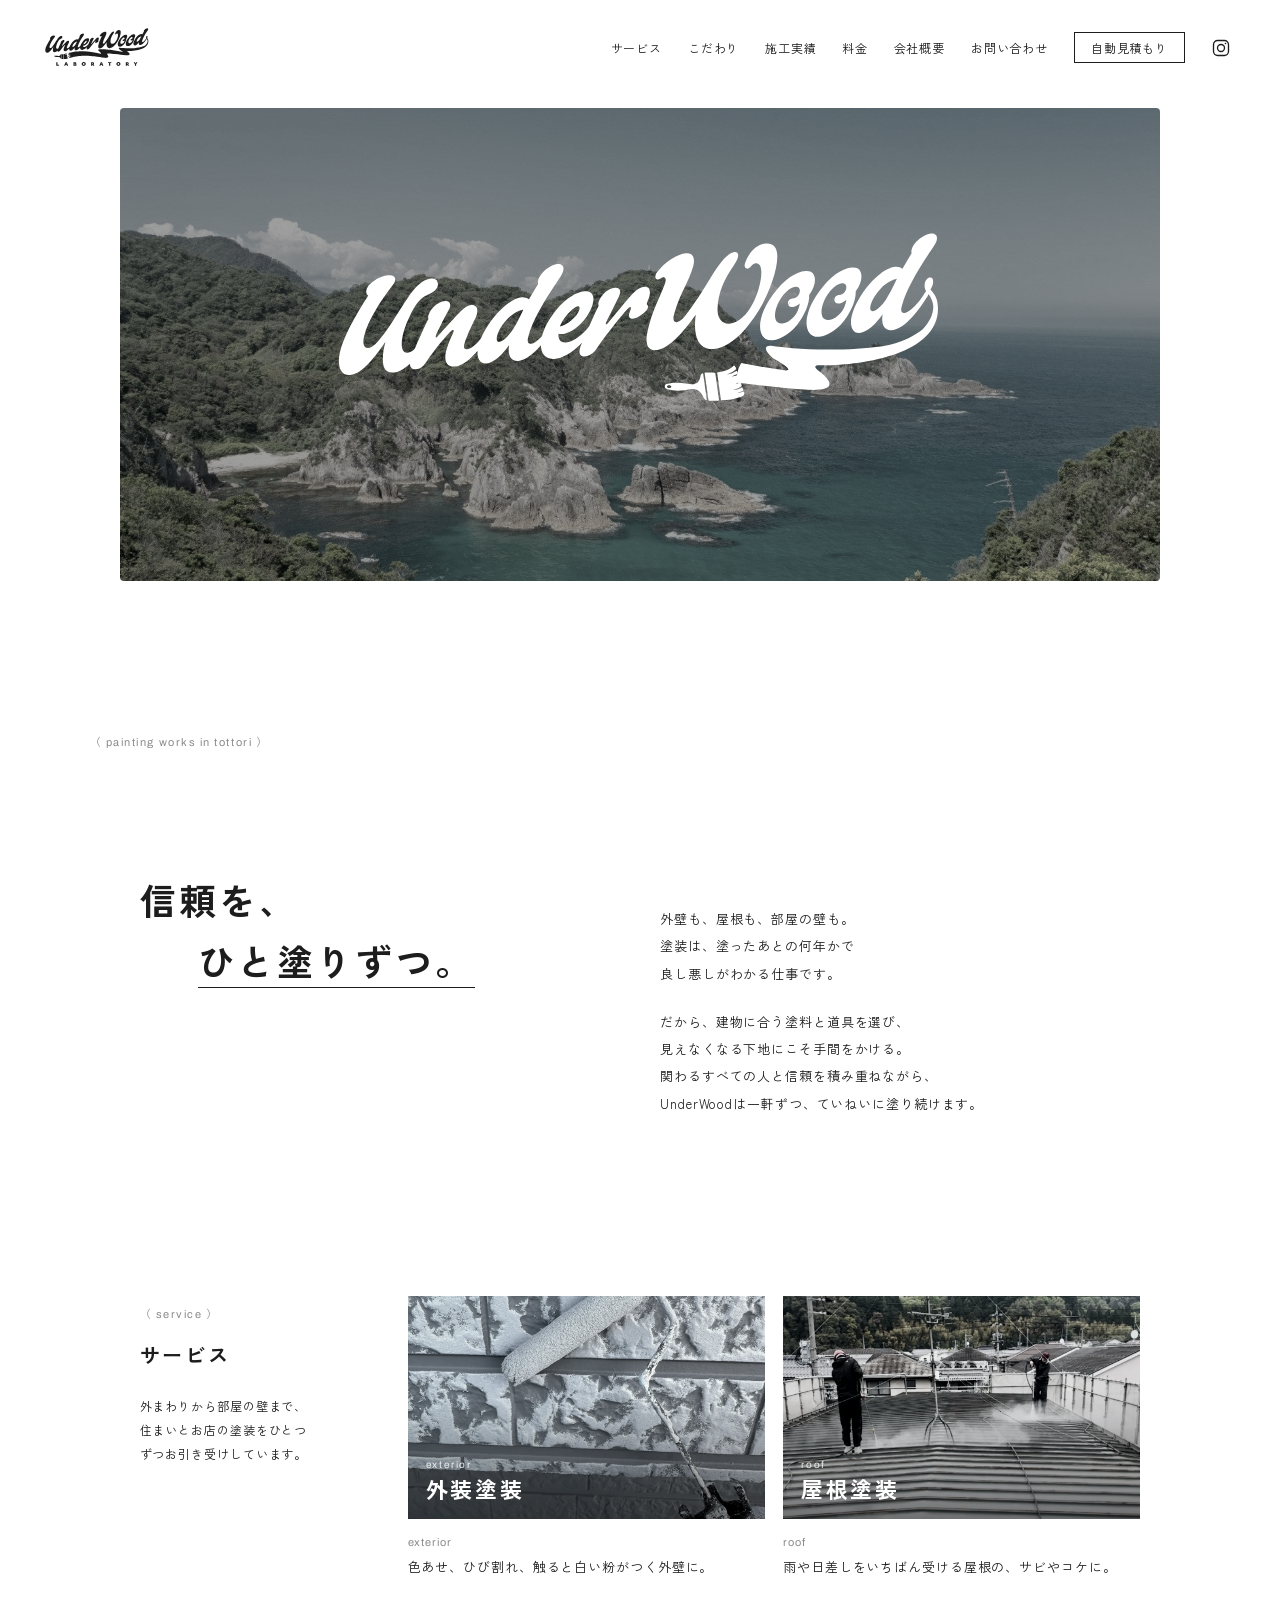
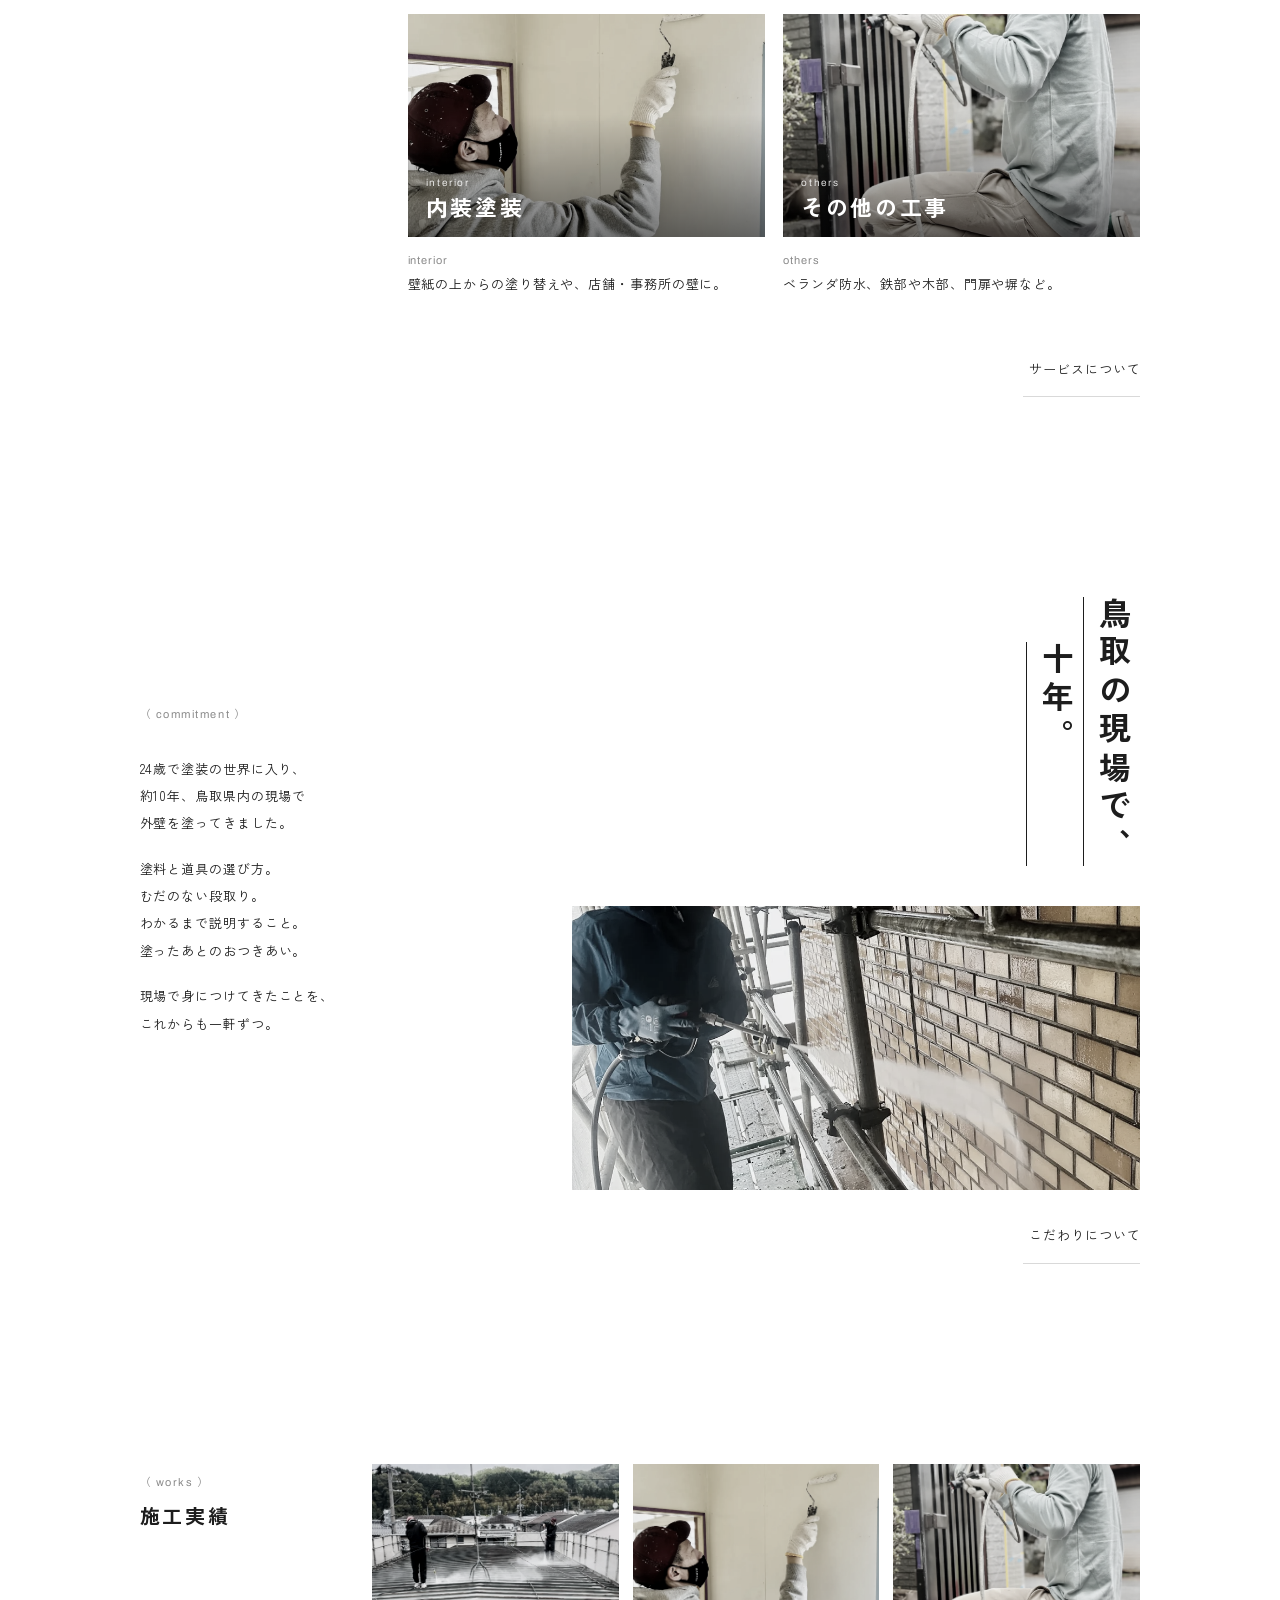
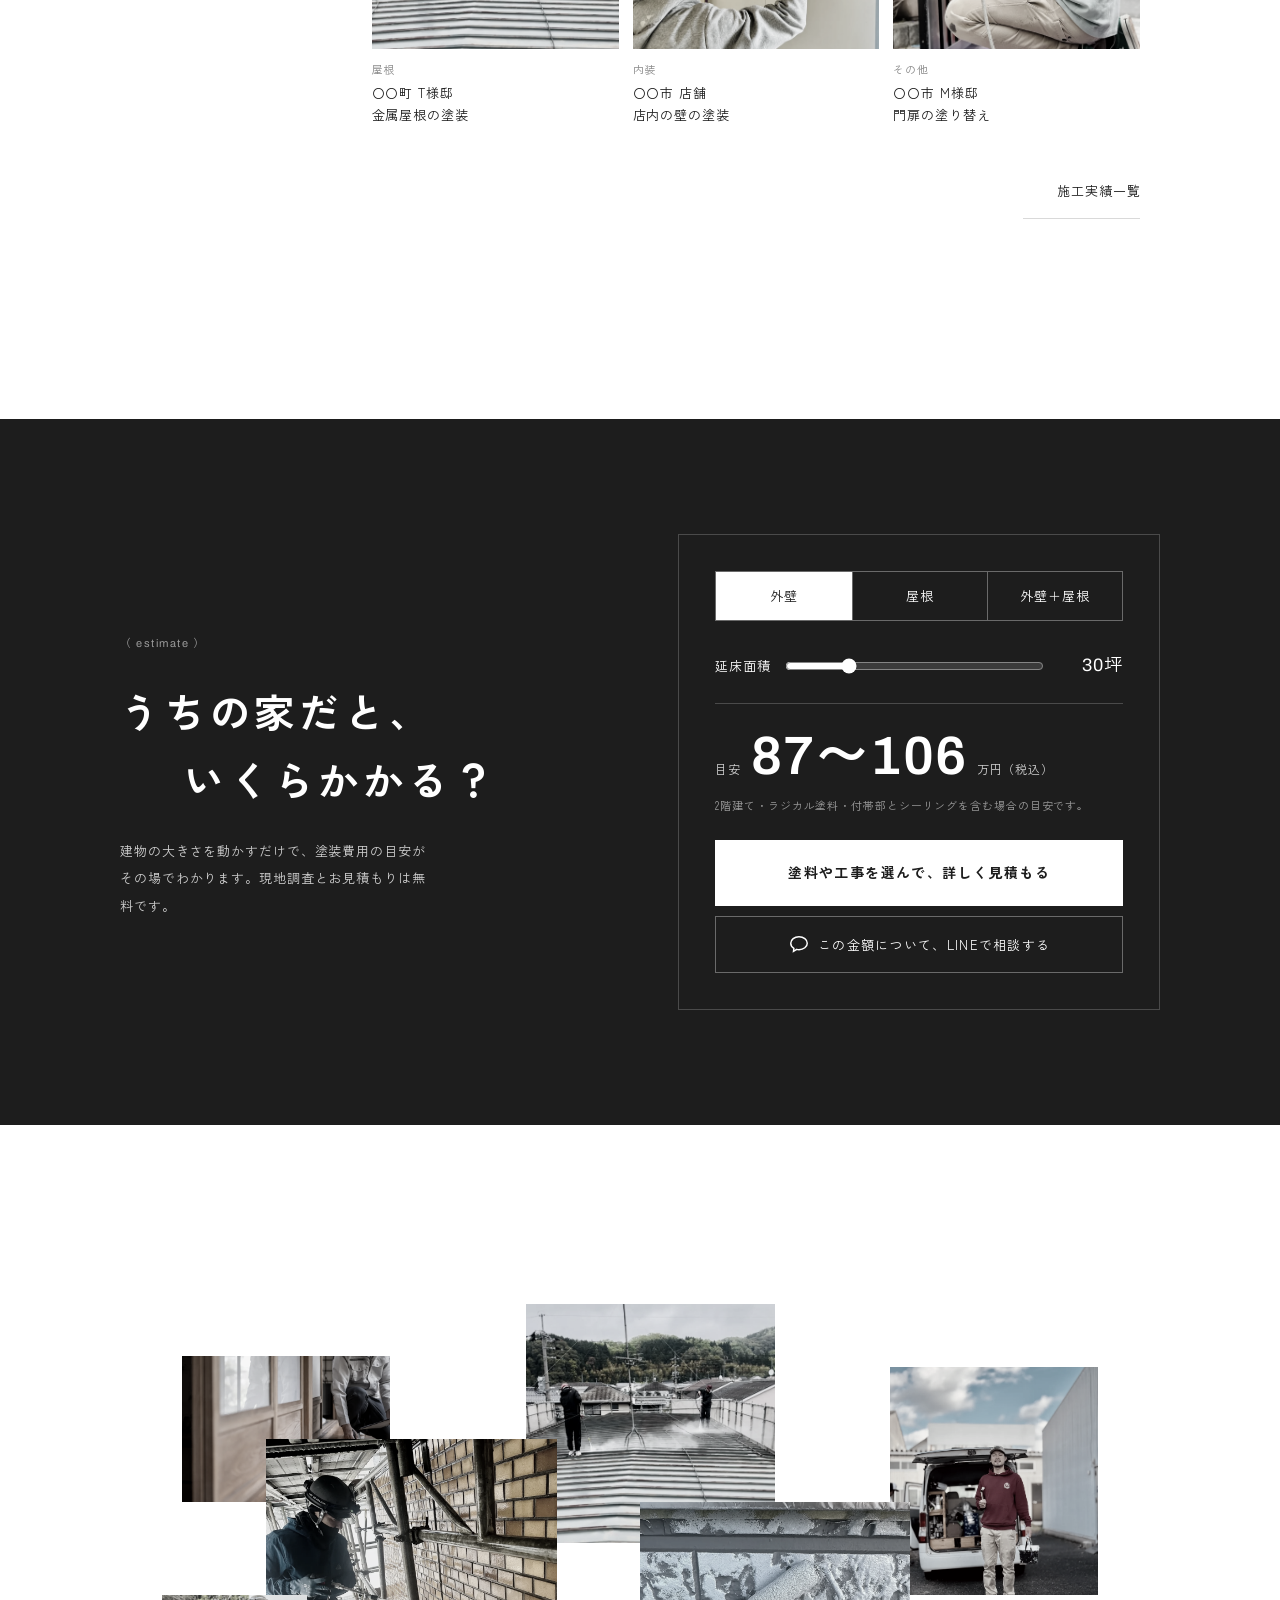
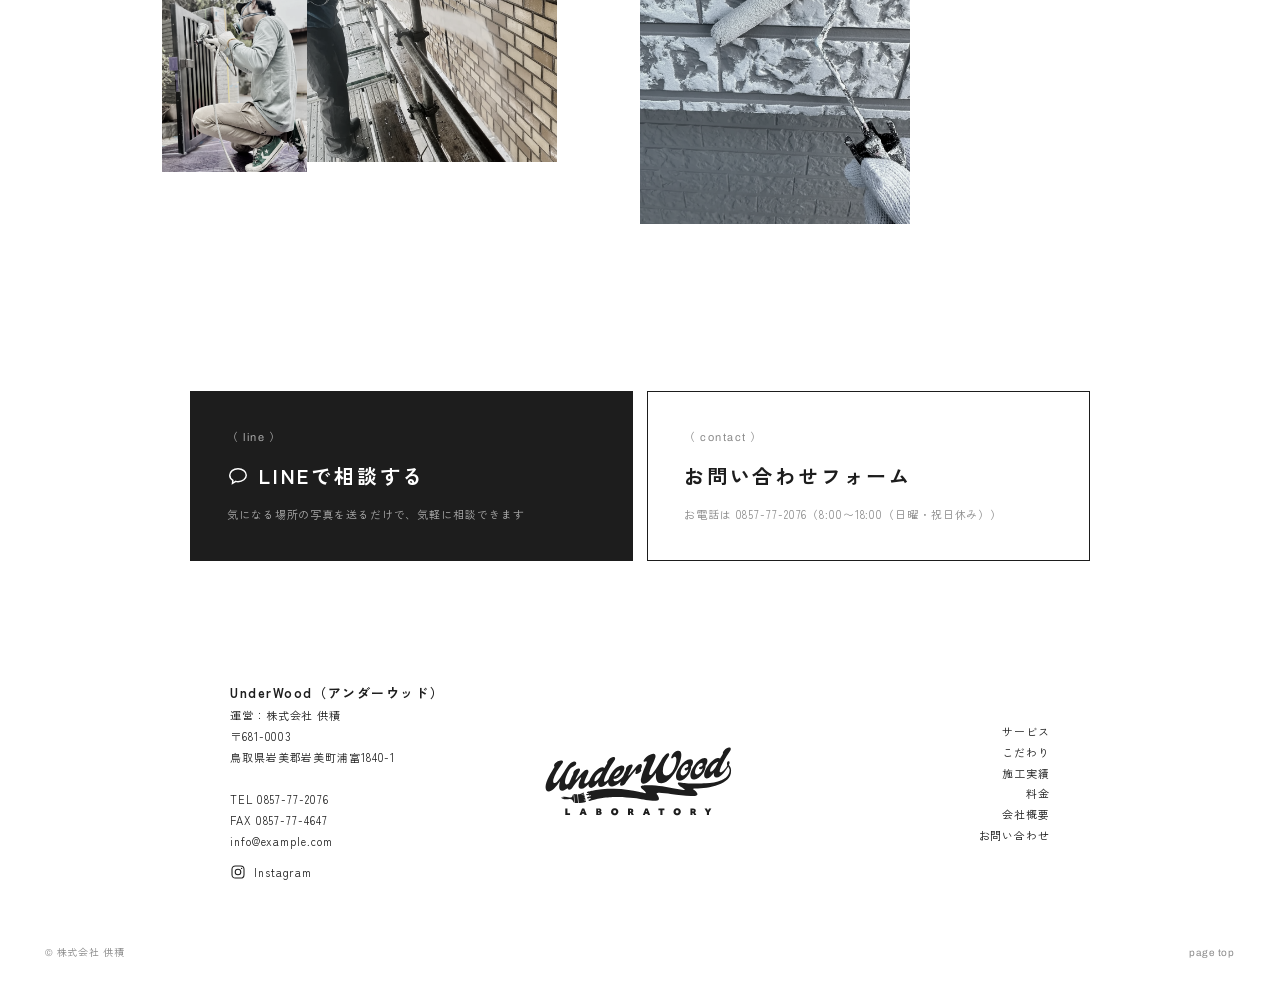
<file: index.html>
<!DOCTYPE html>
<html lang="ja">
<head>
<meta charset="utf-8">
<meta name="viewport" content="width=device-width, initial-scale=1">
<title>UnderWood｜外壁・屋根・内装の塗装</title>
<meta name="description" content="外壁塗装・屋根塗装・内装塗装のUnderWood。住まいの塗り替えを、下地づくりから丁寧に。">
<link rel="preconnect" href="https://fonts.googleapis.com">
<link rel="preconnect" href="https://fonts.gstatic.com" crossorigin>
<link href="https://fonts.googleapis.com/css2?family=Archivo:wdth,wght@62..125,400;62..125,600&family=Zen+Kaku+Gothic+New:wght@400;700&display=swap" rel="stylesheet">
<link rel="stylesheet" href="assets/style.css">
</head>
<body>
<a class="visually-hidden" href="#main">本文へ移動</a>
<header class="hd">
  <a class="brand" href="index.html"><svg viewBox="40 140 870 330" role="img" aria-label="UnderWood"><path d="M726.16,329.91c61.43.59,167.86-16.65,166.75-80.91-.28-5.92-.76-11.99-3.81-17.39-.5-.97-4.63-7.22-6.91-9.18,1.44-2.65,2.44-4.18,3.26-6.98.74-2.62.92-6.55-.17-8.42-1.16-2.01-4.07-2.37-6.17-1.16-2.1,1.49-5.18,4.73-5.16,10.24.02,4.24.66,5.32,2.08,8.56-.84,1.42-1.69,2.8-2.55,4.15,1.16,1.65,2.21,3.36,3.23,5.11.76-1.25,1.47-2.44,2.1-3.54.31-.45.54-.9.74-1.33,2.23,2.36,5.72,10.08,6.27,13.46,1.37,6.1-.8,16.13-3.31,20.3-7.67,14.38-12.79,19.25-31.51,28.52-24.7,12.23-48.61,12.65-73.4,15-25.62,1.73-64.95,1.82-90.61-.59-10.05-.95-15.18-1.23-28.45-3.15-19.87-2.91-5.16,14.64,5.18,20.25,6.95,3.76,26.71,16.22,10.67,14.05-32.22-4.35-64.52-11.24-96.58-16.6-20.72-3.45-49.05-6.25-72.99-5.37-19.2.69-37.68.9-16.16,19.52,30.94,26.77,4.65,15.32-19.21,11.04-15.14-2.7-31.5-5.86-46.72-8.14-26.68-4.18-52.11-6.55-80.21-5.46-7.22.28-22.25.32-42.64,2.14-12.51,1.11-21.53,2.84-37.56,5.62-7.96,1.38-26.53,5.84-26.53,5.84-1.68.49-4.58,1.81-3.95,4.15.47,1.77,2.02,2.02,4.37,1.46,1.39-.29,4.28-.35,4.59.9.66,2.7-7.74,3.39-8.99,3.65-1.89.36-3.97,1.62-3.38,3.65.53,1.84,2.91,2.21,4.94,1.69l4.35-1.06c1.84-.71,2.98-.68,3.58.93.3.79.69,2.03,2.14,1.77,1.18-.21,2.04-.92,3.56-1.17,1.52-.25,2.44.24,2.86,1.13.41.87-.05,2.8-1.59,3.14-4.4.95-8.22,2.03-12.75,3.69-2.74,1.07-3.39,3.36-3.1,4.89.31,1.58,3.34,2.29,5.13,1.67,2.51-.54,5.22-1.85,7.75-2.38,1.62-.6,3.1,0,3.81,1.55.46,1-.72,2.98-2.74,3.81-1.18.26-4.07,1.17-5.24,1.43-1.56.55-2.86,3.34-1.43,5.24,1,1.33,3.22,2.15,5.01,1.55,29.91-9.16,47.91-13.21,65.03-15.06,29.11-2.89,34.12-3.49,70.17-3.51,17.22,0,48.45,3.27,66.18,5.27,36.31,4.1,57.61,10.78,87.27,12.41,12.53.76,29.24.14,28.93-8.71-.31-8.73-4.28-14-9.58-21.17-9.2-12.44,39.9-3.81,63.15-1,37.18,4.49,61.31,7.4,93.03,9.18,19.11,1.09,36.43-1.47,27.81-14.08-3.71-5.41-6.84-8.18-14.64-14.03-4.8-3.59-5.01-7.59,4.14-6.55Z"/><path d="M239.47,309c-.1,1.09-.15,2.15-.15,3.15,0,8.1,3.44,15.94,12.55,15.26,10.12-.76,23.29-13.08,32.4-26.52,0,0-.61,4.91-.61,7.54,0,8.5,3.64,15.92,13.77,15.17,10.77-.81,22.19-10.67,31.83-22.02.4,11.54,6.48,20.16,18.99,19.22,11-.82,25.64-8.65,39.5-23.05-.47,1.11-.95,2.24-1.44,3.39-1.42,3.55-2.23,6.65-2.23,9.28,0,4.25,2.03,7.14,6.28,6.82q.2-.02.41-.03c7.69-.78,13.36-4.44,17.82-11.26,12.55-18.96,38.07-50.43,44.75-57.21,1.21-1.1,2.23-1.58,2.83-1.63.81-.06,1.01.33,1.01,1.14,0,1.42-.81,3.7-1.21,4.14-1.01,2.3-1.62,4.78-1.62,6.6,0,3.04,1.62,5.14,5.27,4.87,6.88-.52,21.87-10.55,21.87-17.43,0-1.82-1.82-1.28-1.82-3.51,0-1.62,1.01-3.72,2.23-6.65,1.42-3.55,2.23-6.85,2.23-9.68,0-5.47-2.23-8.74-7.9-8.32-4.25.32-10.12,3.19-16.2,9.51-7.09,7.62-32.19,38.45-35.43,42.14-1.01,1.29-2.03,1.77-2.63,1.82-.41.03-.61-.16-.61-.76,0-.81.61-1.87.61-2.27,3.65-6.95,12.15-24.19,17.62-35.33,1.42-3.14,2.23-5.63,2.23-7.86,0-4.45-3.24-5.83-7.09-5.54-4.66.35-11.74,3.11-17.41,9.61-2.83,3.25-6.48,8.79-6.48,13.44,0,1.01.2,1.81.4,2.6,0,0-4.08,7.81-13.21,28.43-10.16,13.34-22.82,22.65-33.15,23.43-7.7.58-10.73-4.46-10.73-11.34v-1.01c1.42.3,3.24.57,5.06.43,6.07-.46,14.17-3.89,22.47-10.79,12.76-10.67,22.27-27.58,22.27-38.72,0-8.3-5.06-11.97-12.96-11.38-10.12.76-25.11,8.56-40.7,27.75-9.76,12.09-16.36,24.68-19.3,35.77-6.29,7.03-11.86,10.71-15.52,10.98l-.2.02c-3.65.27-4.66-2.28-4.66-4.91,0-1.62.41-3.47.81-4.92,2.83-11.35,8.71-24.14,13.97-34.05,10.93-20.86,24.9-40.94,32.8-53.07,2.23-3.41,3.24-6.72,3.24-9.35,0-5.06-3.65-7.02-8.3-6.67-6.07.46-14.38,4.72-21.46,12.14-4.25,4.57-6.68,9.81-6.68,13.66,0,.81.2,1.6.41,2.4-4.66,7.43-8.91,14.84-12.96,21.82-2.63-2.23-6.07-3.19-9.92-2.9-14.78,1.11-36.24,19.11-52.24,46.43-2.52,4.23-4.55,8.27-6.16,12.09-5.99,7.56-13.47,14.89-19.96,15.38-3.04.23-4.05-1.72-4.05-3.95,0-1.42.41-3.27.81-4.51,3.24-11.18,12.15-29.66,14.58-34.09,2.23-4.22,3.64-8.78,3.64-12.42,0-5.27-3.24-8.46-8.5-8.07-4.45.33-9.92,3.38-15.19,8.83-7.29,7.63-29.16,31.74-32.4,35.43-1.21,1.3-2.02,1.77-2.43,1.8-.61.05-.61-.36-.61-.76,0-.81.41-1.85.41-2.26,2.43-6.05,11.95-24.58,17.82-35.35,1.62-2.95,2.43-5.45,2.43-7.67,0-4.45-3.24-6.03-7.29-5.73-4.46.33-11.54,3.09-17.41,9.6-2.63,3.03-6.68,9-6.68,13.66,0,.81.2,1.6.41,2.4,0,0-6.04,11.26-19.36,42.4-3.17,3.22-6.71,5.1-10,5.35-7.09.53-8.5-6.25-8.5-12.32,0-8.91,3.24-21.91,9.72-35.75,11.34-24.74,18.02-30.71,30.98-35.93,7.09-2.76,10.73-8.5,10.73-13.36s-3.24-8.46-9.92-7.96c-12.35.93-25.11,15.45-31.38,25.23-4.86,7.25-9.52,14.28-13.97,21.29-11.95,19.12-24.3,37.66-33.81,46.87-3.64,3.31-7.09,5.19-9.92,5.4-5.27.39-6.88-3.94-6.88-8.8,0-3.04.61-6.32,1.21-8.6,5.47-20.86,20.65-46.09,40.7-72.29,2.23-3,3.24-5.51,3.24-7.73,0-4.05-3.85-6.19-10.12-5.72-5.87.44-13.57,3.04-21.66,8.91-6.68,4.55-9.32,10.21-9.32,14.26,0,2.63,1.01,4.58,2.84,5.26-14.17,22.52-41.71,66.09-41.71,93.22,0,11.13,4.25,20.74,16,19.86,13.77-1.03,27.54-17.25,35.64-27.37,3.65-4.73,8.91-11.8,14.38-19.5-2.03,7.85-3.64,16.27-3.64,24.37,0,10.93,3.24,19.8,15.19,18.91,8.04-.6,16.19-5.78,23.14-12.47.29,5.01,3.26,8.27,8.45,7.88,5.47-.41,10.12-2.98,14.38-9.58,12.35-18.94,28.95-38.21,35.03-44.13,1.42-1.32,2.63-2.02,3.44-2.08.81-.06,1.01.33,1.01,1.14,0,1.21-.81,3.3-1.21,3.74-4.25,9.43-10.73,23.07-10.73,33.4,0,7.9,3.44,14.32,13.16,13.59,11.26-.84,22.96-11,32.74-22.6ZM357.98,270.87c6.28-11.81,18.22-24.24,23.89-24.67,1.42-.11,2.43.63,2.43,2.25,0,3.04-3.04,8.73-6.48,12.63-4.05,4.35-11.74,11.61-21.46,13.76.41-1.45,1.01-2.71,1.62-3.97ZM282.05,263.8c7.69-7.86,16.2-11.94,22.48-13.22-4.66,10.47-11.95,23.98-15.39,29.3-5.47,7.9-13.16,16.17-18.63,16.58-3.04.23-3.85-1.53-3.85-4.37,0-5.67,4.45-16.94,15.39-28.28Z"/><path d="M480.04,284.93c-.61,2.88-.81,5.53-.81,7.96,0,10.93,4.66,16.05,13.16,15.41,7.29-.54,16.6-5.29,26.12-14.1,11.74-10.8,20.85-22.01,30.57-36.1-.61,4.3-1.01,9.19-1.01,14.05,0,17.61,5.47,36.03,26.52,34.46,29.76-2.23,56.69-40.89,69.65-64.54,9.52-17.72,20.65-46.29,20.65-66.54,0-11.54-4.45-19.31-16.4-18.41-10.93.82-23.08,10.03-29.16,27.09-.61,1.67-.81,2.9-.81,4.11,0,2.63,1.62,4.53,4.05,4.35,2.03-.15,4.25-2.14,5.67-4.07,1.82-2.36,4.25-3.36,6.08-3.49,6.48-.49,7.9,7.3,7.9,12.37v1.01c0,22.88-17.41,70.14-45.36,72.24-9.32.7-16.81-6.03-16.81-20,.2-23.91,10.12-43.68,23.69-63.53,4.05-5.97,5.67-10.35,5.67-13.38,0-3.24-2.03-4.91-5.27-4.67-12.15.91-27.34,25.74-32.8,34.65-10.93,17.83-23.28,38.59-38.67,57.36-4.05,4.76-7.9,7.27-10.73,7.49-3.44.26-4.45-2.5-4.45-5.54,0-2.23.61-4.7,1.01-6.15,7.49-27.49,20.65-45.08,26.93-67.21.81-2.89,1.21-5.35,1.21-7.78,0-7.09-3.24-11.7-10.93-11.13l-.2.02c-9.92.74-27.54,8.95-41.51,27.2-1.62,2.15-2.23,4.22-2.23,6.04,0,2.43,1.42,4.15,3.85,3.96,3.24-.24,4.86-2.79,7.69-3.01,1.82-.14,3.24,1.17,3.24,3.81,0,1.21-.4,2.46-.81,4.11-6.48,18.91-19.64,40.14-25.72,71.98Z"/><path d="M640.38,274.28c0,11.94,5.47,21.05,18.02,20.11,11.95-.89,27.94-10.8,39.48-28.67,6.68-10.22,12.35-22.99,12.35-35.14v-.81c5.47-7.29,8.1-14.98,8.1-21.06,0-8.71-4.66-13.42-13.16-12.78-14.58,1.09-31.18,12.26-47.38,34.73-12.55,17.54-17.41,32.69-17.41,43.62ZM671.16,233.1c7.49-10.68,14.78-14.47,19.64-14.83,3.64-.27,6.08,1.57,6.08,5.42,0,6.07-4.25,11.05-10.33,11.5l-.41.03c-3.65.27-6.28,3.31-6.28,6.54,0,3.65,2.43,5.69,6.28,5.4,1.62-.12,3.64-.68,5.87-1.86,1.62-1.13,3.44-2.08,4.86-3.2-.81,5.12-2.63,10.93-5.67,15.2-5.67,8.12-13.36,12.74-19.44,13.2-7.29.55-10.12-4.51-10.12-11.19,0-7.29,3.24-17.25,9.52-26.22Z"/><path d="M724.41,289.44c11.95-.89,27.94-10.8,39.48-28.67,6.68-10.22,12.35-22.99,12.35-35.14v-.81c5.47-7.29,8.1-14.98,8.1-21.06,0-8.71-4.66-13.42-13.16-12.78-14.58,1.09-31.18,12.26-47.38,34.73-12.55,17.54-17.41,32.69-17.41,43.62,0,11.94,5.47,21.05,18.02,20.11ZM737.17,228.15c7.49-10.68,14.78-14.47,19.64-14.83,3.64-.27,6.08,1.57,6.08,5.42,0,6.07-4.25,11.05-10.33,11.5q-.2.02-.4.03c-3.64.27-6.28,3.31-6.28,6.54,0,3.65,2.43,5.69,6.28,5.4,1.62-.12,3.64-.68,5.87-1.86,1.62-1.13,3.44-2.08,4.86-3.2-.81,5.12-2.63,10.93-5.67,15.2-5.67,8.12-13.36,12.74-19.44,13.2-7.29.54-10.12-4.51-10.12-11.19,0-7.29,3.24-17.25,9.52-26.22Z"/><path d="M782.01,283.98c10.12-.74,23.28-13.08,32.4-26.51,0,0-.62,4.9-.62,7.54,0,8.51,3.66,15.92,13.77,15.16,19.66-1.46,41.46-33.09,50.69-48.87-.96-1.9-1.91-3.81-2.77-5.75-10.95,18.26-23.97,29.74-29.9,30.19l-.19.02c-3.66.28-4.66-2.29-4.66-4.92,0-1.61.4-3.46.81-4.92,2.82-11.35,8.7-24.13,13.96-34.04,10.93-20.86,24.91-40.94,32.81-53.08,2.22-3.4,3.22-6.72,3.22-9.36,0-5.06-3.64-7.02-8.3-6.65-6.06.45-14.36,4.71-21.46,12.13-4.24,4.57-6.67,9.82-6.67,13.67,0,.8.19,1.59.4,2.39-4.66,7.43-8.9,14.85-12.96,21.83-2.63-2.23-6.06-3.19-9.93-2.91-14.78,1.11-36.24,19.13-52.23,46.43-7.69,12.94-10.93,24.12-10.93,32.41s3.45,15.94,12.56,15.25ZM812.17,220.38c7.69-7.87,16.2-11.94,22.47-13.22-4.64,10.46-11.94,23.98-15.38,29.3-5.47,7.9-13.17,16.16-18.62,16.58-3.03.23-3.85-1.54-3.85-4.37,0-5.68,4.45-16.94,15.38-28.29Z"/><path d="M220.11,359.73l-1.12-4.07c-4.47,2.24-8.99,4.46-14.53,4.65,3.89-1.59,7.49-2.69,10.67-4.95l3.15-2.23-.87-3.04-1.05.27c.35-.56.58-1.17.29-1.54-.44-.57-1.31-.95-1.74-.57-4.79,4.28-11.91,6.7-18.54,7.87l-5.33.71c-.14.31-.06.94-.02,1.39l.87,10.04.91,10.67.89,10.35.63,7.04c10.07.44,19.62-.66,28.68-3.52,1.5-.47,2.97-.97,4.04-1.97,1.58-1.46.18-4.86.26-4.86l-.7.06c-2.83.25-5.31,1.51-8.3,1.15,3.05-.98,5.81-1.52,8.49-2.92l-1.36-4.55c-4.23,1.79-8.44,3.23-13.33,3.17,3.73-1.24,7.18-2.07,10.34-3.91l2.45-1.65-1.42-4.82c-2.45.41-4.44,1.52-7.08,1.21l6.76-2.58-2.55-9.72c-2.51.82-4.77,1.45-7.23,2-.71.16-1.46.21-2.26-.05,3.22-.99,6.01-1.97,8.98-3.63Z"/><path d="M164.03,367.67c1.84-2.3,2.64-5.09,3.27-7.95.39-1.79,1.64-3.19,3.68-3l3.27,38.21c-1.6.3-3.67-1.71-4.31-3.52-2.53-7.18-7.3-13.04-15.36-13.15-2.96-.04-5.72.54-8.64.84-9.52.97-17.28.66-26.94-2.29-2.09-.64-3.27-2.19-3.34-4.1s.87-3.08,2.76-3.47c11.46-2.35,20.45-1.01,32.41,1.81,5.38,1.27,10.16.4,13.19-3.39ZM119.52,371.64c-.35.19-.79.87-.8,1.24-.02.41.5,1.25.97,1.57,1.33.9,3.07,1.02,4.29.35.6-.33,1.11-1.14.92-1.71-.56-1.68-3.61-2.41-5.38-1.46Z"/><path d="M186.47,356.5l-5.25-.37-8.03-.34.8,9.45.84,9.73.91,10.67.89,10.51,6.94.42,5.64.26c.57.03,1.8-.24,2-.71.51-1.16.12-2.43.02-3.62l-.43-5.03-.34-3.94-.87-10.2-.94-11.12-.34-3.98c-.05-.59-1.09-1.69-1.83-1.74Z"/><path d="M133.03,421.61h9.76v22.51h12.07v7.77h-21.84v-30.28Z"/><path d="M209.77,421.61h9.96l11.71,30.28h-10.16l-1.91-6.26h-9.84l-1.91,6.26h-9.52l11.68-30.28ZM217.18,438.47l-2.71-8.89-2.75,8.89h5.46Z"/><path d="M274.88,421.61h12.27c7.41,0,11.12,2.62,11.12,7.85,0,1.38-.3,2.62-.9,3.73-.6,1.1-1.43,1.96-2.49,2.57,1.54.48,2.76,1.36,3.65,2.65.89,1.29,1.33,2.82,1.33,4.6,0,5.92-3.84,8.89-11.52,8.89h-13.47v-30.28ZM286.47,433.64c2.1,0,3.15-.93,3.15-2.79s-1.05-2.79-3.15-2.79h-3.03v5.58h3.03ZM287.59,445.44c2.1,0,3.15-.93,3.15-2.79s-1.05-2.79-3.15-2.79h-4.14v5.58h4.14Z"/><path d="M359.43,452.53c-2.47,0-4.73-.39-6.77-1.16-2.05-.77-3.81-1.86-5.3-3.27s-2.64-3.08-3.45-5c-.81-1.93-1.22-4.05-1.22-6.36s.42-4.34,1.26-6.25c.84-1.91,2.01-3.58,3.53-5s3.29-2.53,5.32-3.33,4.24-1.19,6.63-1.19,4.73.38,6.77,1.16c2.04.77,3.81,1.86,5.3,3.27,1.49,1.41,2.64,3.07,3.45,5,.81,1.93,1.22,4.04,1.22,6.35s-.42,4.34-1.26,6.26c-.84,1.91-2.01,3.58-3.53,5-1.51,1.42-3.29,2.53-5.32,3.33-2.03.8-4.24,1.2-6.63,1.2ZM366.17,436.79c0-1.43-.29-2.7-.86-3.8-.57-1.1-1.36-1.97-2.37-2.59-1.01-.62-2.18-.94-3.51-.94s-2.46.31-3.49.92-1.82,1.46-2.39,2.55c-.57,1.09-.86,2.35-.86,3.79s.29,2.7.86,3.8c.57,1.1,1.36,1.97,2.37,2.59,1.01.62,2.18.94,3.51.94s2.5-.3,3.51-.92c1.01-.61,1.8-1.47,2.37-2.57.57-1.1.86-2.36.86-3.76Z"/><path d="M420.4,421.61h11.87c3.93,0,6.98.94,9.15,2.83,2.16,1.89,3.25,4.53,3.25,7.93,0,1.65-.39,3.15-1.16,4.52-.77,1.37-1.74,2.53-2.91,3.49l6.97,11.52h-10.48l-4.42-8.85h-3.07v8.85h-9.2v-30.28ZM431,436.11c2.92,0,4.38-1.27,4.38-3.83,0-1.3-.35-2.25-1.04-2.85-.69-.6-1.81-.89-3.35-.89h-1.39v7.57h1.39Z"/><path d="M500.09,421.61h9.96l11.71,30.28h-10.16l-1.91-6.26h-9.84l-1.91,6.26h-9.52l11.68-30.28ZM507.5,438.47l-2.71-8.89-2.75,8.89h5.46Z"/><path d="M568.71,429.38h-8.89v-7.77h27.53v7.77h-8.89v22.51h-9.76v-22.51Z"/><path d="M645.73,452.53c-2.47,0-4.73-.39-6.77-1.16s-3.81-1.86-5.3-3.27c-1.49-1.41-2.64-3.08-3.45-5-.81-1.93-1.22-4.05-1.22-6.36s.42-4.34,1.26-6.25c.84-1.91,2.01-3.58,3.53-5,1.51-1.42,3.29-2.53,5.32-3.33s4.24-1.19,6.63-1.19,4.73.38,6.77,1.16c2.05.77,3.81,1.86,5.3,3.27,1.49,1.41,2.64,3.07,3.45,5,.81,1.93,1.21,4.04,1.21,6.35s-.42,4.34-1.26,6.26c-.84,1.91-2.01,3.58-3.53,5-1.51,1.42-3.29,2.53-5.32,3.33-2.03.8-4.24,1.2-6.64,1.2ZM652.46,436.79c0-1.43-.28-2.7-.86-3.8-.57-1.1-1.36-1.97-2.37-2.59-1.01-.62-2.18-.94-3.51-.94s-2.46.31-3.49.92c-1.02.61-1.82,1.46-2.39,2.55-.57,1.09-.86,2.35-.86,3.79s.28,2.7.86,3.8c.57,1.1,1.36,1.97,2.37,2.59,1.01.62,2.18.94,3.51.94s2.5-.3,3.51-.92c1.01-.61,1.8-1.47,2.37-2.57.57-1.1.86-2.36.86-3.76Z"/><path d="M706.69,421.61h11.87c3.93,0,6.98.94,9.14,2.83s3.25,4.53,3.25,7.93c0,1.65-.39,3.15-1.16,4.52-.77,1.37-1.74,2.53-2.91,3.49l6.97,11.52h-10.48l-4.42-8.85h-3.07v8.85h-9.2v-30.28ZM717.29,436.11c2.92,0,4.38-1.27,4.38-3.83,0-1.3-.35-2.25-1.04-2.85-.69-.6-1.81-.89-3.35-.89h-1.39v7.57h1.39Z"/><path d="M771.33,421.61h10.72l4.94,10.72,4.94-10.72h10.48l-10.76,18.25v12.03h-9.56v-12.03l-10.76-18.25Z"/></svg></a>
  <nav id="nav" aria-label="メインメニュー"><ul><li><a href="service.html">サービス</a></li><li><a href="commitment.html">こだわり</a></li><li><a href="works.html">施工実績</a></li><li><a href="price.html">料金</a></li><li><a href="company.html">会社概要</a></li><li><a href="contact.html">お問い合わせ</a></li><li><a class="cta" href="price.html">自動見積もり</a></li></ul></nav>
  <a class="ig" href="https://www.instagram.com/underwood_paint/" target="_blank" rel="noopener" aria-label="UnderWoodのInstagram（新しいタブで開きます）"><svg viewBox="0 0 24 24" width="20" height="20" fill="none" stroke="currentColor" stroke-width="1.6" aria-hidden="true"><rect x="3" y="3" width="18" height="18" rx="5"/><circle cx="12" cy="12" r="4.2"/><circle cx="17.4" cy="6.6" r="1" fill="currentColor" stroke="none"/></svg></a>
  <button class="menu-btn" type="button" aria-expanded="false" aria-controls="nav">メニュー</button>
</header>
<main id="main">

<section class="hero">
  <div class="bg"><img src="assets/img/hero.jpg" alt=""></div>
  <svg id="uw" viewBox="30 135 880 330" role="img" aria-label="UnderWood">
    <defs>
      <!-- 書き順の線（マスク）：白い部分だけロゴが見える -->
      <mask id="m-l0" maskUnits="userSpaceOnUse" x="0" y="0" width="935" height="595">
        <g fill="none" stroke="#fff" stroke-width="40" stroke-linecap="round" stroke-linejoin="round">
          <path class="ls" d="M105.74,213.29c-12.1,16.11-71.97,112.32-48.39,115.1s97.51-96.86,106.69-110.15c-42.21,56.6-59.09,103.97-43.8,110.51s45.7-27.83,66.51-75.69c-19.1,41.4-31.88,71.69-31.88,71.69,0,0,68.29-77.77,73.43-72.42s-32.93,67.42-21.18,68.23c16.62,1.14,43.54-24.29,45.01-28.36"/>
          <path class="ls" d="M313.82,244.39c-11.32-11.08-38.94,9.86-52.09,32.98-8.73,15.36-18.85,43.55-5.42,38.12,44.21-17.86,82.18-113.45,95.06-123.8,7.89-6.34-68.64,114.97-53.42,119.22s56.07-32.14,56.07-32.14c0,0,49.87-18.03,39.02-42.25-6.15-13.74-33.62,11.94-44.3,30.43-6.16,10.67-16.85,37.7-6.06,41.38s47.78-14.14,56.1-24.33,23.59-42.33,30.81-53.91c-5.73,16.08-40.12,80.73-34.24,75.6s71.54-79.78,77.04-76.83-12.05,20.98-2.31,21.7"/>
        </g>
      </mask>
      <mask id="m-l1" maskUnits="userSpaceOnUse" x="0" y="0" width="935" height="595">
        <g fill="none" stroke="#fff" stroke-width="40" stroke-linecap="round" stroke-linejoin="round">
          <path class="ls" d="M 502.44,198.69 C 512.7,190.29 546.54,164.76 526.63,200.22 C 510.06,230.99 487.79,290.19 496.12,294.57 C 507.97,300.8 537.75,271.25 596.63,179.81 C 596.63,179.81 543.6800000000001,279.69 573.59,289.51 C 594.18,296.27 622.54,270.55 639.0,238.46 C 652.7800000000001,211.60000000000002 669.58,145.05 626.58,182.49"/>
        </g>
      </mask>
      <mask id="m-l2" maskUnits="userSpaceOnUse" x="0" y="0" width="935" height="595">
        <g fill="none" stroke="#fff" stroke-width="40" stroke-linecap="round" stroke-linejoin="round">
          <path class="ls" d="M703.27,207.16c-18.99-9.4-63.14,42.52-46.75,70.19,13.48,22.74,41.24-19.41,46.61-32.96s7.98-33.35.14-37.23Z"/>
        </g>
      </mask>
      <mask id="m-l3" maskUnits="userSpaceOnUse" x="0" y="0" width="935" height="595">
        <g fill="none" stroke="#fff" stroke-width="40" stroke-linecap="round" stroke-linejoin="round">
          <path class="ls" d="M771.33,200.71c-12.5-6.53-35.33,12.04-47.78,39.51-9.32,20.57-7.65,32.91-1.88,37.13,8.17,5.97,27.19.45,38.95-26.7,17.33-40.02,10.7-49.94,10.7-49.94Z"/>
        </g>
      </mask>
      <mask id="m-l4" maskUnits="userSpaceOnUse" x="0" y="0" width="935" height="595">
        <g fill="none" stroke="#fff" stroke-width="40" stroke-linecap="round" stroke-linejoin="round">
          <path class="ls" d="M843.07,202.96c-8.43-13.1-33.2-6.7-52.88,32.5-17.62,35.09-4.07,34.16-1.15,33.43,13.1-3.29,38.02-24.43,54.11-52.9s38.37-65.19,38.37-65.19c0,0-67.93,103.59-55.7,118,13.99,16.47,50.88-40.63,50.88-40.63"/>
        </g>
      </mask>
      <mask id="m-swoosh" maskUnits="userSpaceOnUse" x="0" y="0" width="935" height="595">
        <g fill="none" stroke="#fff" stroke-width="66" stroke-linecap="round" stroke-linejoin="round">
        <path id="sw-stroke" d="M877.85,218.24c57.58,92.06-127.05,113.23-180.98,98.11-90.17-25.27,64.83,41.03,15.41,39.31-41.64-1.45-153.57-26.06-190.52-30.13-70.11-7.72,50.71,55.24,12.96,46.51-46.32-10.71-175.3-40.4-282.61-7.42"/>
        </g>
      </mask>
    </defs>

    <g class="ink" mask="url(#m-swoosh)">
        <path d="M726.16,329.91c61.43.59,167.86-16.65,166.75-80.91-.28-5.92-.76-11.99-3.81-17.39-.5-.97-4.63-7.22-6.91-9.18,1.44-2.65,2.44-4.18,3.26-6.98.74-2.62.92-6.55-.17-8.42-1.16-2.01-4.07-2.37-6.17-1.16-2.1,1.49-5.18,4.73-5.16,10.24.02,4.24.66,5.32,2.08,8.56-.84,1.42-1.69,2.8-2.55,4.15,1.16,1.65,2.21,3.36,3.23,5.11.76-1.25,1.47-2.44,2.1-3.54.31-.45.54-.9.74-1.33,2.23,2.36,5.72,10.08,6.27,13.46,1.37,6.1-.8,16.13-3.31,20.3-7.67,14.38-12.79,19.25-31.51,28.52-24.7,12.23-48.61,12.65-73.4,15-25.62,1.73-64.95,1.82-90.61-.59-10.05-.95-15.18-1.23-28.45-3.15-19.87-2.91-5.16,14.64,5.18,20.25,6.95,3.76,26.71,16.22,10.67,14.05-32.22-4.35-64.52-11.24-96.58-16.6-20.72-3.45-49.05-6.25-72.99-5.37-19.2.69-37.68.9-16.16,19.52,30.94,26.77,4.65,15.32-19.21,11.04-15.14-2.7-31.5-5.86-46.72-8.14-26.68-4.18-52.11-6.55-80.21-5.46-7.22.28-22.25.32-42.64,2.14-12.51,1.11-21.53,2.84-37.56,5.62-7.96,1.38-26.53,5.84-26.53,5.84-1.68.49-4.58,1.81-3.95,4.15.47,1.77,2.02,2.02,4.37,1.46,1.39-.29,4.28-.35,4.59.9.66,2.7-7.74,3.39-8.99,3.65-1.89.36-3.97,1.62-3.38,3.65.53,1.84,2.91,2.21,4.94,1.69l4.35-1.06c1.84-.71,2.98-.68,3.58.93.3.79.69,2.03,2.14,1.77,1.18-.21,2.04-.92,3.56-1.17,1.52-.25,2.44.24,2.86,1.13.41.87-.05,2.8-1.59,3.14-4.4.95-8.22,2.03-12.75,3.69-2.74,1.07-3.39,3.36-3.1,4.89.31,1.58,3.34,2.29,5.13,1.67,2.51-.54,5.22-1.85,7.75-2.38,1.62-.6,3.1,0,3.81,1.55.46,1-.72,2.98-2.74,3.81-1.18.26-4.07,1.17-5.24,1.43-1.56.55-2.86,3.34-1.43,5.24,1,1.33,3.22,2.15,5.01,1.55,29.91-9.16,47.91-13.21,65.03-15.06,29.11-2.89,34.12-3.49,70.17-3.51,17.22,0,48.45,3.27,66.18,5.27,36.31,4.1,57.61,10.78,87.27,12.41,12.53.76,29.24.14,28.93-8.71-.31-8.73-4.28-14-9.58-21.17-9.2-12.44,39.9-3.81,63.15-1,37.18,4.49,61.31,7.4,93.03,9.18,19.11,1.09,36.43-1.47,27.81-14.08-3.71-5.41-6.84-8.18-14.64-14.03-4.8-3.59-5.01-7.59,4.14-6.55Z"/>
    </g>
    <path class="ink" mask="url(#m-l0)" d="M239.47,309c-.1,1.09-.15,2.15-.15,3.15,0,8.1,3.44,15.94,12.55,15.26,10.12-.76,23.29-13.08,32.4-26.52,0,0-.61,4.91-.61,7.54,0,8.5,3.64,15.92,13.77,15.17,10.77-.81,22.19-10.67,31.83-22.02.4,11.54,6.48,20.16,18.99,19.22,11-.82,25.64-8.65,39.5-23.05-.47,1.11-.95,2.24-1.44,3.39-1.42,3.55-2.23,6.65-2.23,9.28,0,4.25,2.03,7.14,6.28,6.82q.2-.02.41-.03c7.69-.78,13.36-4.44,17.82-11.26,12.55-18.96,38.07-50.43,44.75-57.21,1.21-1.1,2.23-1.58,2.83-1.63.81-.06,1.01.33,1.01,1.14,0,1.42-.81,3.7-1.21,4.14-1.01,2.3-1.62,4.78-1.62,6.6,0,3.04,1.62,5.14,5.27,4.87,6.88-.52,21.87-10.55,21.87-17.43,0-1.82-1.82-1.28-1.82-3.51,0-1.62,1.01-3.72,2.23-6.65,1.42-3.55,2.23-6.85,2.23-9.68,0-5.47-2.23-8.74-7.9-8.32-4.25.32-10.12,3.19-16.2,9.51-7.09,7.62-32.19,38.45-35.43,42.14-1.01,1.29-2.03,1.77-2.63,1.82-.41.03-.61-.16-.61-.76,0-.81.61-1.87.61-2.27,3.65-6.95,12.15-24.19,17.62-35.33,1.42-3.14,2.23-5.63,2.23-7.86,0-4.45-3.24-5.83-7.09-5.54-4.66.35-11.74,3.11-17.41,9.61-2.83,3.25-6.48,8.79-6.48,13.44,0,1.01.2,1.81.4,2.6,0,0-4.08,7.81-13.21,28.43-10.16,13.34-22.82,22.65-33.15,23.43-7.7.58-10.73-4.46-10.73-11.34v-1.01c1.42.3,3.24.57,5.06.43,6.07-.46,14.17-3.89,22.47-10.79,12.76-10.67,22.27-27.58,22.27-38.72,0-8.3-5.06-11.97-12.96-11.38-10.12.76-25.11,8.56-40.7,27.75-9.76,12.09-16.36,24.68-19.3,35.77-6.29,7.03-11.86,10.71-15.52,10.98l-.2.02c-3.65.27-4.66-2.28-4.66-4.91,0-1.62.41-3.47.81-4.92,2.83-11.35,8.71-24.14,13.97-34.05,10.93-20.86,24.9-40.94,32.8-53.07,2.23-3.41,3.24-6.72,3.24-9.35,0-5.06-3.65-7.02-8.3-6.67-6.07.46-14.38,4.72-21.46,12.14-4.25,4.57-6.68,9.81-6.68,13.66,0,.81.2,1.6.41,2.4-4.66,7.43-8.91,14.84-12.96,21.82-2.63-2.23-6.07-3.19-9.92-2.9-14.78,1.11-36.24,19.11-52.24,46.43-2.52,4.23-4.55,8.27-6.16,12.09-5.99,7.56-13.47,14.89-19.96,15.38-3.04.23-4.05-1.72-4.05-3.95,0-1.42.41-3.27.81-4.51,3.24-11.18,12.15-29.66,14.58-34.09,2.23-4.22,3.64-8.78,3.64-12.42,0-5.27-3.24-8.46-8.5-8.07-4.45.33-9.92,3.38-15.19,8.83-7.29,7.63-29.16,31.74-32.4,35.43-1.21,1.3-2.02,1.77-2.43,1.8-.61.05-.61-.36-.61-.76,0-.81.41-1.85.41-2.26,2.43-6.05,11.95-24.58,17.82-35.35,1.62-2.95,2.43-5.45,2.43-7.67,0-4.45-3.24-6.03-7.29-5.73-4.46.33-11.54,3.09-17.41,9.6-2.63,3.03-6.68,9-6.68,13.66,0,.81.2,1.6.41,2.4,0,0-6.04,11.26-19.36,42.4-3.17,3.22-6.71,5.1-10,5.35-7.09.53-8.5-6.25-8.5-12.32,0-8.91,3.24-21.91,9.72-35.75,11.34-24.74,18.02-30.71,30.98-35.93,7.09-2.76,10.73-8.5,10.73-13.36s-3.24-8.46-9.92-7.96c-12.35.93-25.11,15.45-31.38,25.23-4.86,7.25-9.52,14.28-13.97,21.29-11.95,19.12-24.3,37.66-33.81,46.87-3.64,3.31-7.09,5.19-9.92,5.4-5.27.39-6.88-3.94-6.88-8.8,0-3.04.61-6.32,1.21-8.6,5.47-20.86,20.65-46.09,40.7-72.29,2.23-3,3.24-5.51,3.24-7.73,0-4.05-3.85-6.19-10.12-5.72-5.87.44-13.57,3.04-21.66,8.91-6.68,4.55-9.32,10.21-9.32,14.26,0,2.63,1.01,4.58,2.84,5.26-14.17,22.52-41.71,66.09-41.71,93.22,0,11.13,4.25,20.74,16,19.86,13.77-1.03,27.54-17.25,35.64-27.37,3.65-4.73,8.91-11.8,14.38-19.5-2.03,7.85-3.64,16.27-3.64,24.37,0,10.93,3.24,19.8,15.19,18.91,8.04-.6,16.19-5.78,23.14-12.47.29,5.01,3.26,8.27,8.45,7.88,5.47-.41,10.12-2.98,14.38-9.58,12.35-18.94,28.95-38.21,35.03-44.13,1.42-1.32,2.63-2.02,3.44-2.08.81-.06,1.01.33,1.01,1.14,0,1.21-.81,3.3-1.21,3.74-4.25,9.43-10.73,23.07-10.73,33.4,0,7.9,3.44,14.32,13.16,13.59,11.26-.84,22.96-11,32.74-22.6ZM357.98,270.87c6.28-11.81,18.22-24.24,23.89-24.67,1.42-.11,2.43.63,2.43,2.25,0,3.04-3.04,8.73-6.48,12.63-4.05,4.35-11.74,11.61-21.46,13.76.41-1.45,1.01-2.71,1.62-3.97ZM282.05,263.8c7.69-7.86,16.2-11.94,22.48-13.22-4.66,10.47-11.95,23.98-15.39,29.3-5.47,7.9-13.16,16.17-18.63,16.58-3.04.23-3.85-1.53-3.85-4.37,0-5.67,4.45-16.94,15.39-28.28Z"/>
    <path class="ink" mask="url(#m-l1)" d="M480.04,284.93c-.61,2.88-.81,5.53-.81,7.96,0,10.93,4.66,16.05,13.16,15.41,7.29-.54,16.6-5.29,26.12-14.1,11.74-10.8,20.85-22.01,30.57-36.1-.61,4.3-1.01,9.19-1.01,14.05,0,17.61,5.47,36.03,26.52,34.46,29.76-2.23,56.69-40.89,69.65-64.54,9.52-17.72,20.65-46.29,20.65-66.54,0-11.54-4.45-19.31-16.4-18.41-10.93.82-23.08,10.03-29.16,27.09-.61,1.67-.81,2.9-.81,4.11,0,2.63,1.62,4.53,4.05,4.35,2.03-.15,4.25-2.14,5.67-4.07,1.82-2.36,4.25-3.36,6.08-3.49,6.48-.49,7.9,7.3,7.9,12.37v1.01c0,22.88-17.41,70.14-45.36,72.24-9.32.7-16.81-6.03-16.81-20,.2-23.91,10.12-43.68,23.69-63.53,4.05-5.97,5.67-10.35,5.67-13.38,0-3.24-2.03-4.91-5.27-4.67-12.15.91-27.34,25.74-32.8,34.65-10.93,17.83-23.28,38.59-38.67,57.36-4.05,4.76-7.9,7.27-10.73,7.49-3.44.26-4.45-2.5-4.45-5.54,0-2.23.61-4.7,1.01-6.15,7.49-27.49,20.65-45.08,26.93-67.21.81-2.89,1.21-5.35,1.21-7.78,0-7.09-3.24-11.7-10.93-11.13l-.2.02c-9.92.74-27.54,8.95-41.51,27.2-1.62,2.15-2.23,4.22-2.23,6.04,0,2.43,1.42,4.15,3.85,3.96,3.24-.24,4.86-2.79,7.69-3.01,1.82-.14,3.24,1.17,3.24,3.81,0,1.21-.4,2.46-.81,4.11-6.48,18.91-19.64,40.14-25.72,71.98Z"/>
    <path class="ink" mask="url(#m-l2)" d="M640.38,274.28c0,11.94,5.47,21.05,18.02,20.11,11.95-.89,27.94-10.8,39.48-28.67,6.68-10.22,12.35-22.99,12.35-35.14v-.81c5.47-7.29,8.1-14.98,8.1-21.06,0-8.71-4.66-13.42-13.16-12.78-14.58,1.09-31.18,12.26-47.38,34.73-12.55,17.54-17.41,32.69-17.41,43.62ZM671.16,233.1c7.49-10.68,14.78-14.47,19.64-14.83,3.64-.27,6.08,1.57,6.08,5.42,0,6.07-4.25,11.05-10.33,11.5l-.41.03c-3.65.27-6.28,3.31-6.28,6.54,0,3.65,2.43,5.69,6.28,5.4,1.62-.12,3.64-.68,5.87-1.86,1.62-1.13,3.44-2.08,4.86-3.2-.81,5.12-2.63,10.93-5.67,15.2-5.67,8.12-13.36,12.74-19.44,13.2-7.29.55-10.12-4.51-10.12-11.19,0-7.29,3.24-17.25,9.52-26.22Z"/>
    <path class="ink" mask="url(#m-l3)" d="M724.41,289.44c11.95-.89,27.94-10.8,39.48-28.67,6.68-10.22,12.35-22.99,12.35-35.14v-.81c5.47-7.29,8.1-14.98,8.1-21.06,0-8.71-4.66-13.42-13.16-12.78-14.58,1.09-31.18,12.26-47.38,34.73-12.55,17.54-17.41,32.69-17.41,43.62,0,11.94,5.47,21.05,18.02,20.11ZM737.17,228.15c7.49-10.68,14.78-14.47,19.64-14.83,3.64-.27,6.08,1.57,6.08,5.42,0,6.07-4.25,11.05-10.33,11.5q-.2.02-.4.03c-3.64.27-6.28,3.31-6.28,6.54,0,3.65,2.43,5.69,6.28,5.4,1.62-.12,3.64-.68,5.87-1.86,1.62-1.13,3.44-2.08,4.86-3.2-.81,5.12-2.63,10.93-5.67,15.2-5.67,8.12-13.36,12.74-19.44,13.2-7.29.54-10.12-4.51-10.12-11.19,0-7.29,3.24-17.25,9.52-26.22Z"/>
    <path class="ink" mask="url(#m-l4)" d="M782.01,283.98c10.12-.74,23.28-13.08,32.4-26.51,0,0-.62,4.9-.62,7.54,0,8.51,3.66,15.92,13.77,15.16,19.66-1.46,41.46-33.09,50.69-48.87-.96-1.9-1.91-3.81-2.77-5.75-10.95,18.26-23.97,29.74-29.9,30.19l-.19.02c-3.66.28-4.66-2.29-4.66-4.92,0-1.61.4-3.46.81-4.92,2.82-11.35,8.7-24.13,13.96-34.04,10.93-20.86,24.91-40.94,32.81-53.08,2.22-3.4,3.22-6.72,3.22-9.36,0-5.06-3.64-7.02-8.3-6.65-6.06.45-14.36,4.71-21.46,12.13-4.24,4.57-6.67,9.82-6.67,13.67,0,.8.19,1.59.4,2.39-4.66,7.43-8.9,14.85-12.96,21.83-2.63-2.23-6.06-3.19-9.93-2.91-14.78,1.11-36.24,19.13-52.23,46.43-7.69,12.94-10.93,24.12-10.93,32.41s3.45,15.94,12.56,15.25ZM812.17,220.38c7.69-7.87,16.2-11.94,22.47-13.22-4.64,10.46-11.94,23.98-15.38,29.3-5.47,7.9-13.17,16.16-18.62,16.58-3.03.23-3.85-1.54-3.85-4.37,0-5.68,4.45-16.94,15.38-28.29Z"/>
    <g class="ink" id="laboratory">
        <path d="M133.03,421.61h9.76v22.51h12.07v7.77h-21.84v-30.28Z"/>
        <path d="M209.77,421.61h9.96l11.71,30.28h-10.16l-1.91-6.26h-9.84l-1.91,6.26h-9.52l11.68-30.28ZM217.18,438.47l-2.71-8.89-2.75,8.89h5.46Z"/>
        <path d="M274.88,421.61h12.27c7.41,0,11.12,2.62,11.12,7.85,0,1.38-.3,2.62-.9,3.73-.6,1.1-1.43,1.96-2.49,2.57,1.54.48,2.76,1.36,3.65,2.65.89,1.29,1.33,2.82,1.33,4.6,0,5.92-3.84,8.89-11.52,8.89h-13.47v-30.28ZM286.47,433.64c2.1,0,3.15-.93,3.15-2.79s-1.05-2.79-3.15-2.79h-3.03v5.58h3.03ZM287.59,445.44c2.1,0,3.15-.93,3.15-2.79s-1.05-2.79-3.15-2.79h-4.14v5.58h4.14Z"/>
        <path d="M359.43,452.53c-2.47,0-4.73-.39-6.77-1.16-2.05-.77-3.81-1.86-5.3-3.27s-2.64-3.08-3.45-5c-.81-1.93-1.22-4.05-1.22-6.36s.42-4.34,1.26-6.25c.84-1.91,2.01-3.58,3.53-5s3.29-2.53,5.32-3.33,4.24-1.19,6.63-1.19,4.73.38,6.77,1.16c2.04.77,3.81,1.86,5.3,3.27,1.49,1.41,2.64,3.07,3.45,5,.81,1.93,1.22,4.04,1.22,6.35s-.42,4.34-1.26,6.26c-.84,1.91-2.01,3.58-3.53,5-1.51,1.42-3.29,2.53-5.32,3.33-2.03.8-4.24,1.2-6.63,1.2ZM366.17,436.79c0-1.43-.29-2.7-.86-3.8-.57-1.1-1.36-1.97-2.37-2.59-1.01-.62-2.18-.94-3.51-.94s-2.46.31-3.49.92-1.82,1.46-2.39,2.55c-.57,1.09-.86,2.35-.86,3.79s.29,2.7.86,3.8c.57,1.1,1.36,1.97,2.37,2.59,1.01.62,2.18.94,3.51.94s2.5-.3,3.51-.92c1.01-.61,1.8-1.47,2.37-2.57.57-1.1.86-2.36.86-3.76Z"/>
        <path d="M420.4,421.61h11.87c3.93,0,6.98.94,9.15,2.83,2.16,1.89,3.25,4.53,3.25,7.93,0,1.65-.39,3.15-1.16,4.52-.77,1.37-1.74,2.53-2.91,3.49l6.97,11.52h-10.48l-4.42-8.85h-3.07v8.85h-9.2v-30.28ZM431,436.11c2.92,0,4.38-1.27,4.38-3.83,0-1.3-.35-2.25-1.04-2.85-.69-.6-1.81-.89-3.35-.89h-1.39v7.57h1.39Z"/>
        <path d="M500.09,421.61h9.96l11.71,30.28h-10.16l-1.91-6.26h-9.84l-1.91,6.26h-9.52l11.68-30.28ZM507.5,438.47l-2.71-8.89-2.75,8.89h5.46Z"/>
        <path d="M568.71,429.38h-8.89v-7.77h27.53v7.77h-8.89v22.51h-9.76v-22.51Z"/>
        <path d="M645.73,452.53c-2.47,0-4.73-.39-6.77-1.16s-3.81-1.86-5.3-3.27c-1.49-1.41-2.64-3.08-3.45-5-.81-1.93-1.22-4.05-1.22-6.36s.42-4.34,1.26-6.25c.84-1.91,2.01-3.58,3.53-5,1.51-1.42,3.29-2.53,5.32-3.33s4.24-1.19,6.63-1.19,4.73.38,6.77,1.16c2.05.77,3.81,1.86,5.3,3.27,1.49,1.41,2.64,3.07,3.45,5,.81,1.93,1.21,4.04,1.21,6.35s-.42,4.34-1.26,6.26c-.84,1.91-2.01,3.58-3.53,5-1.51,1.42-3.29,2.53-5.32,3.33-2.03.8-4.24,1.2-6.64,1.2ZM652.46,436.79c0-1.43-.28-2.7-.86-3.8-.57-1.1-1.36-1.97-2.37-2.59-1.01-.62-2.18-.94-3.51-.94s-2.46.31-3.49.92c-1.02.61-1.82,1.46-2.39,2.55-.57,1.09-.86,2.35-.86,3.79s.28,2.7.86,3.8c.57,1.1,1.36,1.97,2.37,2.59,1.01.62,2.18.94,3.51.94s2.5-.3,3.51-.92c1.01-.61,1.8-1.47,2.37-2.57.57-1.1.86-2.36.86-3.76Z"/>
        <path d="M706.69,421.61h11.87c3.93,0,6.98.94,9.14,2.83s3.25,4.53,3.25,7.93c0,1.65-.39,3.15-1.16,4.52-.77,1.37-1.74,2.53-2.91,3.49l6.97,11.52h-10.48l-4.42-8.85h-3.07v8.85h-9.2v-30.28ZM717.29,436.11c2.92,0,4.38-1.27,4.38-3.83,0-1.3-.35-2.25-1.04-2.85-.69-.6-1.81-.89-3.35-.89h-1.39v7.57h1.39Z"/>
        <path d="M771.33,421.61h10.72l4.94,10.72,4.94-10.72h10.48l-10.76,18.25v12.03h-9.56v-12.03l-10.76-18.25Z"/>
    </g>
    <g class="ink" id="brush">
        <path d="M220.11,359.73l-1.12-4.07c-4.47,2.24-8.99,4.46-14.53,4.65,3.89-1.59,7.49-2.69,10.67-4.95l3.15-2.23-.87-3.04-1.05.27c.35-.56.58-1.17.29-1.54-.44-.57-1.31-.95-1.74-.57-4.79,4.28-11.91,6.7-18.54,7.87l-5.33.71c-.14.31-.06.94-.02,1.39l.87,10.04.91,10.67.89,10.35.63,7.04c10.07.44,19.62-.66,28.68-3.52,1.5-.47,2.97-.97,4.04-1.97,1.58-1.46.18-4.86.26-4.86l-.7.06c-2.83.25-5.31,1.51-8.3,1.15,3.05-.98,5.81-1.52,8.49-2.92l-1.36-4.55c-4.23,1.79-8.44,3.23-13.33,3.17,3.73-1.24,7.18-2.07,10.34-3.91l2.45-1.65-1.42-4.82c-2.45.41-4.44,1.52-7.08,1.21l6.76-2.58-2.55-9.72c-2.51.82-4.77,1.45-7.23,2-.71.16-1.46.21-2.26-.05,3.22-.99,6.01-1.97,8.98-3.63Z"/>
        <path d="M164.03,367.67c1.84-2.3,2.64-5.09,3.27-7.95.39-1.79,1.64-3.19,3.68-3l3.27,38.21c-1.6.3-3.67-1.71-4.31-3.52-2.53-7.18-7.3-13.04-15.36-13.15-2.96-.04-5.72.54-8.64.84-9.52.97-17.28.66-26.94-2.29-2.09-.64-3.27-2.19-3.34-4.1s.87-3.08,2.76-3.47c11.46-2.35,20.45-1.01,32.41,1.81,5.38,1.27,10.16.4,13.19-3.39ZM119.52,371.64c-.35.19-.79.87-.8,1.24-.02.41.5,1.25.97,1.57,1.33.9,3.07,1.02,4.29.35.6-.33,1.11-1.14.92-1.71-.56-1.68-3.61-2.41-5.38-1.46Z"/>
        <path d="M186.47,356.5l-5.25-.37-8.03-.34.8,9.45.84,9.73.91,10.67.89,10.51,6.94.42,5.64.26c.57.03,1.8-.24,2-.71.51-1.16.12-2.43.02-3.62l-.43-5.03-.34-3.94-.87-10.2-.94-11.12-.34-3.98c-.05-.59-1.09-1.69-1.83-1.74Z"/>
    </g>
  </svg>
</section>

<section class="intro">
  <span class="label">painting works in tottori</span>
  <div class="cols">
    <h1>信頼を、<br><span>ひと塗りずつ。</span></h1>
    <div class="body">
      <p>外壁も、屋根も、部屋の壁も。<br>塗装は、塗ったあとの何年かで<br>良し悪しがわかる仕事です。</p>
      <p>だから、建物に合う塗料と道具を選び、<br>見えなくなる下地にこそ手間をかける。<br>関わるすべての人と信頼を積み重ねながら、<br>UnderWoodは一軒ずつ、ていねいに塗り続けます。</p>
    </div>
  </div>
</section>

<section class="svc">
  <div class="svc-head">
    <span class="label">service</span>
    <h2>サービス</h2>
    <p>外まわりから部屋の壁まで、住まいとお店の塗装をひとつずつお引き受けしています。</p>
  </div>
  <div class="svc-grid">
    <a class="card" href="service.html#exterior">
      <div class="thumb"><div class="photo "><img src="assets/img/svc-exterior.webp" alt="外装塗装の作業風景" loading="lazy"></div><p class="over"><span>exterior</span>外装塗装</p></div>
      <p class="meta">exterior</p>
      <p class="desc">色あせ、ひび割れ、触ると白い粉がつく外壁に。</p>
    </a>
    <a class="card" href="service.html#roof">
      <div class="thumb"><div class="photo "><img src="assets/img/svc-roof.webp" alt="屋根塗装の作業風景" loading="lazy"></div><p class="over"><span>roof</span>屋根塗装</p></div>
      <p class="meta">roof</p>
      <p class="desc">雨や日差しをいちばん受ける屋根の、サビやコケに。</p>
    </a>
    <a class="card" href="service.html#interior">
      <div class="thumb"><div class="photo "><img src="assets/img/svc-interior.webp" alt="内装塗装の作業風景" loading="lazy"></div><p class="over"><span>interior</span>内装塗装</p></div>
      <p class="meta">interior</p>
      <p class="desc">壁紙の上からの塗り替えや、店舗・事務所の壁に。</p>
    </a>
    <a class="card" href="service.html#other">
      <div class="thumb"><div class="photo "><img src="assets/img/svc-other.webp" alt="その他の工事の作業風景" loading="lazy"></div><p class="over"><span>others</span>その他の工事</p></div>
      <p class="meta">others</p>
      <p class="desc">ベランダ防水、鉄部や木部、門扉や塀など。</p>
    </a>
  </div>
  <div class="end"><a class="more" href="service.html">サービスについて</a></div>
</section>

<section class="about">
  <div class="body">
    <span class="label">commitment</span>
    <p style="margin-top:28px">24歳で塗装の世界に入り、<br>約10年、鳥取県内の現場で<br>外壁を塗ってきました。</p>
    <p>塗料と道具の選び方。<br>むだのない段取り。<br>わかるまで説明すること。<br>塗ったあとのおつきあい。</p>
    <p>現場で身につけてきたことを、<br>これからも一軒ずつ。</p>
  </div>
  <div class="right">
    <h2 class="vt"><span>鳥取の現場で、</span><span>十年。</span></h2>
    <div class="photo "><img src="assets/img/craftsman.webp" alt="足場の上で外壁を高圧洗浄しているところ" loading="lazy"></div>
    <div class="end"><a class="more" href="commitment.html">こだわりについて</a></div>
  </div>
</section>

<section class="tworks">
  <div><span class="label">works</span><h2>施工実績</h2></div>
  <div class="grid">
    <article><div class="photo "><img src="assets/img/svc-roof.webp" alt="金属屋根の塗装工事" loading="lazy"></div><p class="meta">屋根</p><h3>〇〇町 T様邸<br>金属屋根の塗装</h3></article>
    <article><div class="photo "><img src="assets/img/svc-interior.webp" alt="室内の壁の塗装工事" loading="lazy"></div><p class="meta">内装</p><h3>〇〇市 店舗<br>店内の壁の塗装</h3></article>
    <article><div class="photo "><img src="assets/img/svc-other.webp" alt="門扉の塗装工事" loading="lazy"></div><p class="meta">その他</p><h3>〇〇市 M様邸<br>門扉の塗り替え</h3></article>
  </div>
  <div class="end"><a class="more" href="works.html">施工実績一覧</a></div>
</section>

<section class="test" id="estimate">
  <div class="est-in">
    <div class="est-head">
      <span class="label">estimate</span>
      <h2>うちの家だと、<span>いくらかかる？</span></h2>
      <p>建物の大きさを動かすだけで、塗装費用の目安がその場でわかります。現地調査とお見積もりは無料です。</p>
    </div>
    <form class="mini" id="mini" onsubmit="return false">
      <div class="seg" role="radiogroup" aria-label="工事の内容">
        <label><input type="radio" name="type" value="wall" checked><span>外壁</span></label>
        <label><input type="radio" name="type" value="roof"><span>屋根</span></label>
        <label><input type="radio" name="type" value="both"><span>外壁＋屋根</span></label>
      </div>
      <div class="slider">
        <label for="mini-tsubo">延床面積</label>
        <input id="mini-tsubo" type="range" name="tsubo" min="15" max="80" step="1" value="30">
        <output id="mini-tsubo-out">30坪</output>
      </div>
      <p class="result"><small>目安</small><span id="mini-total"></span><small>万円（税込）</small></p>
      <p class="note">2階建て・ラジカル塗料・付帯部とシーリングを含む場合の目安です。</p>
      <a class="btn-est" href="price.html">塗料や工事を選んで、詳しく見積もる</a>
      <a class="btn-est-line" href="contact.html#line" data-line-pending><svg viewBox="0 0 24 24" width="22" height="22" fill="none" stroke="currentColor" stroke-width="1.6" aria-hidden="true"><path d="M12 4C7 4 3 7.2 3 11.2c0 2.3 1.3 4.3 3.4 5.6L6 20l3.6-2.1c.8.2 1.6.3 2.4.3 5 0 9-3.2 9-7.1S17 4 12 4Z"/></svg>この金額について、LINEで相談する</a>
    </form>
  </div>
</section>

<div class="collage" aria-hidden="true">
  <div class="photo a"><img src="assets/img/flow-survey.webp" alt="" loading="lazy"></div>
  <div class="photo b"><img src="assets/img/craftsman.webp" alt="" loading="lazy"></div>
  <div class="photo c"><img src="assets/img/svc-roof.webp" alt="" loading="lazy"></div>
  <div class="photo d"><img src="assets/img/svc-exterior.webp" alt="" loading="lazy"></div>
  <div class="photo e"><img src="assets/img/kinoshita.webp" alt="" loading="lazy"></div>
  <div class="photo f"><img src="assets/img/svc-other.webp" alt="" loading="lazy"></div>
</div>

<div class="cta2">
  <a class="cta-line" href="contact.html#line" data-line-pending>
    <span class="label">line</span>
    <strong><svg viewBox="0 0 24 24" width="22" height="22" fill="none" stroke="currentColor" stroke-width="1.6" aria-hidden="true"><path d="M12 4C7 4 3 7.2 3 11.2c0 2.3 1.3 4.3 3.4 5.6L6 20l3.6-2.1c.8.2 1.6.3 2.4.3 5 0 9-3.2 9-7.1S17 4 12 4Z"/></svg>LINEで相談する</strong>
    <small>気になる場所の写真を送るだけで、気軽に相談できます</small>
  </a>
  <a class="cta-form" href="contact.html">
    <span class="label">contact</span>
    <strong>お問い合わせフォーム</strong>
    <small>お電話は 0857-77-2076（8:00〜18:00（日曜・祝日休み））</small>
  </a>
</div>


</main>
<footer>
  <div class="ft">
    <address style="font-style:normal"><strong style="font-size:13px;letter-spacing:.12em">UnderWood（アンダーウッド）</strong><br>運営：株式会社 供積<br>〒681-0003<br>鳥取県岩美郡岩美町浦富1840-1<br><br>TEL <a href="tel:0857772076">0857-77-2076</a><br>FAX 0857-77-4647<br>info@example.com<br><a class="ig-text" href="https://www.instagram.com/underwood_paint/" target="_blank" rel="noopener"><svg viewBox="0 0 24 24" width="20" height="20" fill="none" stroke="currentColor" stroke-width="1.6" aria-hidden="true"><rect x="3" y="3" width="18" height="18" rx="5"/><circle cx="12" cy="12" r="4.2"/><circle cx="17.4" cy="6.6" r="1" fill="currentColor" stroke="none"/></svg>Instagram</a></address>
    <a class="brand" href="index.html"><svg viewBox="40 140 870 330" role="img" aria-label="UnderWood"><path d="M726.16,329.91c61.43.59,167.86-16.65,166.75-80.91-.28-5.92-.76-11.99-3.81-17.39-.5-.97-4.63-7.22-6.91-9.18,1.44-2.65,2.44-4.18,3.26-6.98.74-2.62.92-6.55-.17-8.42-1.16-2.01-4.07-2.37-6.17-1.16-2.1,1.49-5.18,4.73-5.16,10.24.02,4.24.66,5.32,2.08,8.56-.84,1.42-1.69,2.8-2.55,4.15,1.16,1.65,2.21,3.36,3.23,5.11.76-1.25,1.47-2.44,2.1-3.54.31-.45.54-.9.74-1.33,2.23,2.36,5.72,10.08,6.27,13.46,1.37,6.1-.8,16.13-3.31,20.3-7.67,14.38-12.79,19.25-31.51,28.52-24.7,12.23-48.61,12.65-73.4,15-25.62,1.73-64.95,1.82-90.61-.59-10.05-.95-15.18-1.23-28.45-3.15-19.87-2.91-5.16,14.64,5.18,20.25,6.95,3.76,26.71,16.22,10.67,14.05-32.22-4.35-64.52-11.24-96.58-16.6-20.72-3.45-49.05-6.25-72.99-5.37-19.2.69-37.68.9-16.16,19.52,30.94,26.77,4.65,15.32-19.21,11.04-15.14-2.7-31.5-5.86-46.72-8.14-26.68-4.18-52.11-6.55-80.21-5.46-7.22.28-22.25.32-42.64,2.14-12.51,1.11-21.53,2.84-37.56,5.62-7.96,1.38-26.53,5.84-26.53,5.84-1.68.49-4.58,1.81-3.95,4.15.47,1.77,2.02,2.02,4.37,1.46,1.39-.29,4.28-.35,4.59.9.66,2.7-7.74,3.39-8.99,3.65-1.89.36-3.97,1.62-3.38,3.65.53,1.84,2.91,2.21,4.94,1.69l4.35-1.06c1.84-.71,2.98-.68,3.58.93.3.79.69,2.03,2.14,1.77,1.18-.21,2.04-.92,3.56-1.17,1.52-.25,2.44.24,2.86,1.13.41.87-.05,2.8-1.59,3.14-4.4.95-8.22,2.03-12.75,3.69-2.74,1.07-3.39,3.36-3.1,4.89.31,1.58,3.34,2.29,5.13,1.67,2.51-.54,5.22-1.85,7.75-2.38,1.62-.6,3.1,0,3.81,1.55.46,1-.72,2.98-2.74,3.81-1.18.26-4.07,1.17-5.24,1.43-1.56.55-2.86,3.34-1.43,5.24,1,1.33,3.22,2.15,5.01,1.55,29.91-9.16,47.91-13.21,65.03-15.06,29.11-2.89,34.12-3.49,70.17-3.51,17.22,0,48.45,3.27,66.18,5.27,36.31,4.1,57.61,10.78,87.27,12.41,12.53.76,29.24.14,28.93-8.71-.31-8.73-4.28-14-9.58-21.17-9.2-12.44,39.9-3.81,63.15-1,37.18,4.49,61.31,7.4,93.03,9.18,19.11,1.09,36.43-1.47,27.81-14.08-3.71-5.41-6.84-8.18-14.64-14.03-4.8-3.59-5.01-7.59,4.14-6.55Z"/><path d="M239.47,309c-.1,1.09-.15,2.15-.15,3.15,0,8.1,3.44,15.94,12.55,15.26,10.12-.76,23.29-13.08,32.4-26.52,0,0-.61,4.91-.61,7.54,0,8.5,3.64,15.92,13.77,15.17,10.77-.81,22.19-10.67,31.83-22.02.4,11.54,6.48,20.16,18.99,19.22,11-.82,25.64-8.65,39.5-23.05-.47,1.11-.95,2.24-1.44,3.39-1.42,3.55-2.23,6.65-2.23,9.28,0,4.25,2.03,7.14,6.28,6.82q.2-.02.41-.03c7.69-.78,13.36-4.44,17.82-11.26,12.55-18.96,38.07-50.43,44.75-57.21,1.21-1.1,2.23-1.58,2.83-1.63.81-.06,1.01.33,1.01,1.14,0,1.42-.81,3.7-1.21,4.14-1.01,2.3-1.62,4.78-1.62,6.6,0,3.04,1.62,5.14,5.27,4.87,6.88-.52,21.87-10.55,21.87-17.43,0-1.82-1.82-1.28-1.82-3.51,0-1.62,1.01-3.72,2.23-6.65,1.42-3.55,2.23-6.85,2.23-9.68,0-5.47-2.23-8.74-7.9-8.32-4.25.32-10.12,3.19-16.2,9.51-7.09,7.62-32.19,38.45-35.43,42.14-1.01,1.29-2.03,1.77-2.63,1.82-.41.03-.61-.16-.61-.76,0-.81.61-1.87.61-2.27,3.65-6.95,12.15-24.19,17.62-35.33,1.42-3.14,2.23-5.63,2.23-7.86,0-4.45-3.24-5.83-7.09-5.54-4.66.35-11.74,3.11-17.41,9.61-2.83,3.25-6.48,8.79-6.48,13.44,0,1.01.2,1.81.4,2.6,0,0-4.08,7.81-13.21,28.43-10.16,13.34-22.82,22.65-33.15,23.43-7.7.58-10.73-4.46-10.73-11.34v-1.01c1.42.3,3.24.57,5.06.43,6.07-.46,14.17-3.89,22.47-10.79,12.76-10.67,22.27-27.58,22.27-38.72,0-8.3-5.06-11.97-12.96-11.38-10.12.76-25.11,8.56-40.7,27.75-9.76,12.09-16.36,24.68-19.3,35.77-6.29,7.03-11.86,10.71-15.52,10.98l-.2.02c-3.65.27-4.66-2.28-4.66-4.91,0-1.62.41-3.47.81-4.92,2.83-11.35,8.71-24.14,13.97-34.05,10.93-20.86,24.9-40.94,32.8-53.07,2.23-3.41,3.24-6.72,3.24-9.35,0-5.06-3.65-7.02-8.3-6.67-6.07.46-14.38,4.72-21.46,12.14-4.25,4.57-6.68,9.81-6.68,13.66,0,.81.2,1.6.41,2.4-4.66,7.43-8.91,14.84-12.96,21.82-2.63-2.23-6.07-3.19-9.92-2.9-14.78,1.11-36.24,19.11-52.24,46.43-2.52,4.23-4.55,8.27-6.16,12.09-5.99,7.56-13.47,14.89-19.96,15.38-3.04.23-4.05-1.72-4.05-3.95,0-1.42.41-3.27.81-4.51,3.24-11.18,12.15-29.66,14.58-34.09,2.23-4.22,3.64-8.78,3.64-12.42,0-5.27-3.24-8.46-8.5-8.07-4.45.33-9.92,3.38-15.19,8.83-7.29,7.63-29.16,31.74-32.4,35.43-1.21,1.3-2.02,1.77-2.43,1.8-.61.05-.61-.36-.61-.76,0-.81.41-1.85.41-2.26,2.43-6.05,11.95-24.58,17.82-35.35,1.62-2.95,2.43-5.45,2.43-7.67,0-4.45-3.24-6.03-7.29-5.73-4.46.33-11.54,3.09-17.41,9.6-2.63,3.03-6.68,9-6.68,13.66,0,.81.2,1.6.41,2.4,0,0-6.04,11.26-19.36,42.4-3.17,3.22-6.71,5.1-10,5.35-7.09.53-8.5-6.25-8.5-12.32,0-8.91,3.24-21.91,9.72-35.75,11.34-24.74,18.02-30.71,30.98-35.93,7.09-2.76,10.73-8.5,10.73-13.36s-3.24-8.46-9.92-7.96c-12.35.93-25.11,15.45-31.38,25.23-4.86,7.25-9.52,14.28-13.97,21.29-11.95,19.12-24.3,37.66-33.81,46.87-3.64,3.31-7.09,5.19-9.92,5.4-5.27.39-6.88-3.94-6.88-8.8,0-3.04.61-6.32,1.21-8.6,5.47-20.86,20.65-46.09,40.7-72.29,2.23-3,3.24-5.51,3.24-7.73,0-4.05-3.85-6.19-10.12-5.72-5.87.44-13.57,3.04-21.66,8.91-6.68,4.55-9.32,10.21-9.32,14.26,0,2.63,1.01,4.58,2.84,5.26-14.17,22.52-41.71,66.09-41.71,93.22,0,11.13,4.25,20.74,16,19.86,13.77-1.03,27.54-17.25,35.64-27.37,3.65-4.73,8.91-11.8,14.38-19.5-2.03,7.85-3.64,16.27-3.64,24.37,0,10.93,3.24,19.8,15.19,18.91,8.04-.6,16.19-5.78,23.14-12.47.29,5.01,3.26,8.27,8.45,7.88,5.47-.41,10.12-2.98,14.38-9.58,12.35-18.94,28.95-38.21,35.03-44.13,1.42-1.32,2.63-2.02,3.44-2.08.81-.06,1.01.33,1.01,1.14,0,1.21-.81,3.3-1.21,3.74-4.25,9.43-10.73,23.07-10.73,33.4,0,7.9,3.44,14.32,13.16,13.59,11.26-.84,22.96-11,32.74-22.6ZM357.98,270.87c6.28-11.81,18.22-24.24,23.89-24.67,1.42-.11,2.43.63,2.43,2.25,0,3.04-3.04,8.73-6.48,12.63-4.05,4.35-11.74,11.61-21.46,13.76.41-1.45,1.01-2.71,1.62-3.97ZM282.05,263.8c7.69-7.86,16.2-11.94,22.48-13.22-4.66,10.47-11.95,23.98-15.39,29.3-5.47,7.9-13.16,16.17-18.63,16.58-3.04.23-3.85-1.53-3.85-4.37,0-5.67,4.45-16.94,15.39-28.28Z"/><path d="M480.04,284.93c-.61,2.88-.81,5.53-.81,7.96,0,10.93,4.66,16.05,13.16,15.41,7.29-.54,16.6-5.29,26.12-14.1,11.74-10.8,20.85-22.01,30.57-36.1-.61,4.3-1.01,9.19-1.01,14.05,0,17.61,5.47,36.03,26.52,34.46,29.76-2.23,56.69-40.89,69.65-64.54,9.52-17.72,20.65-46.29,20.65-66.54,0-11.54-4.45-19.31-16.4-18.41-10.93.82-23.08,10.03-29.16,27.09-.61,1.67-.81,2.9-.81,4.11,0,2.63,1.62,4.53,4.05,4.35,2.03-.15,4.25-2.14,5.67-4.07,1.82-2.36,4.25-3.36,6.08-3.49,6.48-.49,7.9,7.3,7.9,12.37v1.01c0,22.88-17.41,70.14-45.36,72.24-9.32.7-16.81-6.03-16.81-20,.2-23.91,10.12-43.68,23.69-63.53,4.05-5.97,5.67-10.35,5.67-13.38,0-3.24-2.03-4.91-5.27-4.67-12.15.91-27.34,25.74-32.8,34.65-10.93,17.83-23.28,38.59-38.67,57.36-4.05,4.76-7.9,7.27-10.73,7.49-3.44.26-4.45-2.5-4.45-5.54,0-2.23.61-4.7,1.01-6.15,7.49-27.49,20.65-45.08,26.93-67.21.81-2.89,1.21-5.35,1.21-7.78,0-7.09-3.24-11.7-10.93-11.13l-.2.02c-9.92.74-27.54,8.95-41.51,27.2-1.62,2.15-2.23,4.22-2.23,6.04,0,2.43,1.42,4.15,3.85,3.96,3.24-.24,4.86-2.79,7.69-3.01,1.82-.14,3.24,1.17,3.24,3.81,0,1.21-.4,2.46-.81,4.11-6.48,18.91-19.64,40.14-25.72,71.98Z"/><path d="M640.38,274.28c0,11.94,5.47,21.05,18.02,20.11,11.95-.89,27.94-10.8,39.48-28.67,6.68-10.22,12.35-22.99,12.35-35.14v-.81c5.47-7.29,8.1-14.98,8.1-21.06,0-8.71-4.66-13.42-13.16-12.78-14.58,1.09-31.18,12.26-47.38,34.73-12.55,17.54-17.41,32.69-17.41,43.62ZM671.16,233.1c7.49-10.68,14.78-14.47,19.64-14.83,3.64-.27,6.08,1.57,6.08,5.42,0,6.07-4.25,11.05-10.33,11.5l-.41.03c-3.65.27-6.28,3.31-6.28,6.54,0,3.65,2.43,5.69,6.28,5.4,1.62-.12,3.64-.68,5.87-1.86,1.62-1.13,3.44-2.08,4.86-3.2-.81,5.12-2.63,10.93-5.67,15.2-5.67,8.12-13.36,12.74-19.44,13.2-7.29.55-10.12-4.51-10.12-11.19,0-7.29,3.24-17.25,9.52-26.22Z"/><path d="M724.41,289.44c11.95-.89,27.94-10.8,39.48-28.67,6.68-10.22,12.35-22.99,12.35-35.14v-.81c5.47-7.29,8.1-14.98,8.1-21.06,0-8.71-4.66-13.42-13.16-12.78-14.58,1.09-31.18,12.26-47.38,34.73-12.55,17.54-17.41,32.69-17.41,43.62,0,11.94,5.47,21.05,18.02,20.11ZM737.17,228.15c7.49-10.68,14.78-14.47,19.64-14.83,3.64-.27,6.08,1.57,6.08,5.42,0,6.07-4.25,11.05-10.33,11.5q-.2.02-.4.03c-3.64.27-6.28,3.31-6.28,6.54,0,3.65,2.43,5.69,6.28,5.4,1.62-.12,3.64-.68,5.87-1.86,1.62-1.13,3.44-2.08,4.86-3.2-.81,5.12-2.63,10.93-5.67,15.2-5.67,8.12-13.36,12.74-19.44,13.2-7.29.54-10.12-4.51-10.12-11.19,0-7.29,3.24-17.25,9.52-26.22Z"/><path d="M782.01,283.98c10.12-.74,23.28-13.08,32.4-26.51,0,0-.62,4.9-.62,7.54,0,8.51,3.66,15.92,13.77,15.16,19.66-1.46,41.46-33.09,50.69-48.87-.96-1.9-1.91-3.81-2.77-5.75-10.95,18.26-23.97,29.74-29.9,30.19l-.19.02c-3.66.28-4.66-2.29-4.66-4.92,0-1.61.4-3.46.81-4.92,2.82-11.35,8.7-24.13,13.96-34.04,10.93-20.86,24.91-40.94,32.81-53.08,2.22-3.4,3.22-6.72,3.22-9.36,0-5.06-3.64-7.02-8.3-6.65-6.06.45-14.36,4.71-21.46,12.13-4.24,4.57-6.67,9.82-6.67,13.67,0,.8.19,1.59.4,2.39-4.66,7.43-8.9,14.85-12.96,21.83-2.63-2.23-6.06-3.19-9.93-2.91-14.78,1.11-36.24,19.13-52.23,46.43-7.69,12.94-10.93,24.12-10.93,32.41s3.45,15.94,12.56,15.25ZM812.17,220.38c7.69-7.87,16.2-11.94,22.47-13.22-4.64,10.46-11.94,23.98-15.38,29.3-5.47,7.9-13.17,16.16-18.62,16.58-3.03.23-3.85-1.54-3.85-4.37,0-5.68,4.45-16.94,15.38-28.29Z"/><path d="M220.11,359.73l-1.12-4.07c-4.47,2.24-8.99,4.46-14.53,4.65,3.89-1.59,7.49-2.69,10.67-4.95l3.15-2.23-.87-3.04-1.05.27c.35-.56.58-1.17.29-1.54-.44-.57-1.31-.95-1.74-.57-4.79,4.28-11.91,6.7-18.54,7.87l-5.33.71c-.14.31-.06.94-.02,1.39l.87,10.04.91,10.67.89,10.35.63,7.04c10.07.44,19.62-.66,28.68-3.52,1.5-.47,2.97-.97,4.04-1.97,1.58-1.46.18-4.86.26-4.86l-.7.06c-2.83.25-5.31,1.51-8.3,1.15,3.05-.98,5.81-1.52,8.49-2.92l-1.36-4.55c-4.23,1.79-8.44,3.23-13.33,3.17,3.73-1.24,7.18-2.07,10.34-3.91l2.45-1.65-1.42-4.82c-2.45.41-4.44,1.52-7.08,1.21l6.76-2.58-2.55-9.72c-2.51.82-4.77,1.45-7.23,2-.71.16-1.46.21-2.26-.05,3.22-.99,6.01-1.97,8.98-3.63Z"/><path d="M164.03,367.67c1.84-2.3,2.64-5.09,3.27-7.95.39-1.79,1.64-3.19,3.68-3l3.27,38.21c-1.6.3-3.67-1.71-4.31-3.52-2.53-7.18-7.3-13.04-15.36-13.15-2.96-.04-5.72.54-8.64.84-9.52.97-17.28.66-26.94-2.29-2.09-.64-3.27-2.19-3.34-4.1s.87-3.08,2.76-3.47c11.46-2.35,20.45-1.01,32.41,1.81,5.38,1.27,10.16.4,13.19-3.39ZM119.52,371.64c-.35.19-.79.87-.8,1.24-.02.41.5,1.25.97,1.57,1.33.9,3.07,1.02,4.29.35.6-.33,1.11-1.14.92-1.71-.56-1.68-3.61-2.41-5.38-1.46Z"/><path d="M186.47,356.5l-5.25-.37-8.03-.34.8,9.45.84,9.73.91,10.67.89,10.51,6.94.42,5.64.26c.57.03,1.8-.24,2-.71.51-1.16.12-2.43.02-3.62l-.43-5.03-.34-3.94-.87-10.2-.94-11.12-.34-3.98c-.05-.59-1.09-1.69-1.83-1.74Z"/><path d="M133.03,421.61h9.76v22.51h12.07v7.77h-21.84v-30.28Z"/><path d="M209.77,421.61h9.96l11.71,30.28h-10.16l-1.91-6.26h-9.84l-1.91,6.26h-9.52l11.68-30.28ZM217.18,438.47l-2.71-8.89-2.75,8.89h5.46Z"/><path d="M274.88,421.61h12.27c7.41,0,11.12,2.62,11.12,7.85,0,1.38-.3,2.62-.9,3.73-.6,1.1-1.43,1.96-2.49,2.57,1.54.48,2.76,1.36,3.65,2.65.89,1.29,1.33,2.82,1.33,4.6,0,5.92-3.84,8.89-11.52,8.89h-13.47v-30.28ZM286.47,433.64c2.1,0,3.15-.93,3.15-2.79s-1.05-2.79-3.15-2.79h-3.03v5.58h3.03ZM287.59,445.44c2.1,0,3.15-.93,3.15-2.79s-1.05-2.79-3.15-2.79h-4.14v5.58h4.14Z"/><path d="M359.43,452.53c-2.47,0-4.73-.39-6.77-1.16-2.05-.77-3.81-1.86-5.3-3.27s-2.64-3.08-3.45-5c-.81-1.93-1.22-4.05-1.22-6.36s.42-4.34,1.26-6.25c.84-1.91,2.01-3.58,3.53-5s3.29-2.53,5.32-3.33,4.24-1.19,6.63-1.19,4.73.38,6.77,1.16c2.04.77,3.81,1.86,5.3,3.27,1.49,1.41,2.64,3.07,3.45,5,.81,1.93,1.22,4.04,1.22,6.35s-.42,4.34-1.26,6.26c-.84,1.91-2.01,3.58-3.53,5-1.51,1.42-3.29,2.53-5.32,3.33-2.03.8-4.24,1.2-6.63,1.2ZM366.17,436.79c0-1.43-.29-2.7-.86-3.8-.57-1.1-1.36-1.97-2.37-2.59-1.01-.62-2.18-.94-3.51-.94s-2.46.31-3.49.92-1.82,1.46-2.39,2.55c-.57,1.09-.86,2.35-.86,3.79s.29,2.7.86,3.8c.57,1.1,1.36,1.97,2.37,2.59,1.01.62,2.18.94,3.51.94s2.5-.3,3.51-.92c1.01-.61,1.8-1.47,2.37-2.57.57-1.1.86-2.36.86-3.76Z"/><path d="M420.4,421.61h11.87c3.93,0,6.98.94,9.15,2.83,2.16,1.89,3.25,4.53,3.25,7.93,0,1.65-.39,3.15-1.16,4.52-.77,1.37-1.74,2.53-2.91,3.49l6.97,11.52h-10.48l-4.42-8.85h-3.07v8.85h-9.2v-30.28ZM431,436.11c2.92,0,4.38-1.27,4.38-3.83,0-1.3-.35-2.25-1.04-2.85-.69-.6-1.81-.89-3.35-.89h-1.39v7.57h1.39Z"/><path d="M500.09,421.61h9.96l11.71,30.28h-10.16l-1.91-6.26h-9.84l-1.91,6.26h-9.52l11.68-30.28ZM507.5,438.47l-2.71-8.89-2.75,8.89h5.46Z"/><path d="M568.71,429.38h-8.89v-7.77h27.53v7.77h-8.89v22.51h-9.76v-22.51Z"/><path d="M645.73,452.53c-2.47,0-4.73-.39-6.77-1.16s-3.81-1.86-5.3-3.27c-1.49-1.41-2.64-3.08-3.45-5-.81-1.93-1.22-4.05-1.22-6.36s.42-4.34,1.26-6.25c.84-1.91,2.01-3.58,3.53-5,1.51-1.42,3.29-2.53,5.32-3.33s4.24-1.19,6.63-1.19,4.73.38,6.77,1.16c2.05.77,3.81,1.86,5.3,3.27,1.49,1.41,2.64,3.07,3.45,5,.81,1.93,1.21,4.04,1.21,6.35s-.42,4.34-1.26,6.26c-.84,1.91-2.01,3.58-3.53,5-1.51,1.42-3.29,2.53-5.32,3.33-2.03.8-4.24,1.2-6.64,1.2ZM652.46,436.79c0-1.43-.28-2.7-.86-3.8-.57-1.1-1.36-1.97-2.37-2.59-1.01-.62-2.18-.94-3.51-.94s-2.46.31-3.49.92c-1.02.61-1.82,1.46-2.39,2.55-.57,1.09-.86,2.35-.86,3.79s.28,2.7.86,3.8c.57,1.1,1.36,1.97,2.37,2.59,1.01.62,2.18.94,3.51.94s2.5-.3,3.51-.92c1.01-.61,1.8-1.47,2.37-2.57.57-1.1.86-2.36.86-3.76Z"/><path d="M706.69,421.61h11.87c3.93,0,6.98.94,9.14,2.83s3.25,4.53,3.25,7.93c0,1.65-.39,3.15-1.16,4.52-.77,1.37-1.74,2.53-2.91,3.49l6.97,11.52h-10.48l-4.42-8.85h-3.07v8.85h-9.2v-30.28ZM717.29,436.11c2.92,0,4.38-1.27,4.38-3.83,0-1.3-.35-2.25-1.04-2.85-.69-.6-1.81-.89-3.35-.89h-1.39v7.57h1.39Z"/><path d="M771.33,421.61h10.72l4.94,10.72,4.94-10.72h10.48l-10.76,18.25v12.03h-9.56v-12.03l-10.76-18.25Z"/></svg></a>
    <ul><li><a href="service.html">サービス</a></li><li><a href="commitment.html">こだわり</a></li><li><a href="works.html">施工実績</a></li><li><a href="price.html">料金</a></li><li><a href="company.html">会社概要</a></li><li><a href="contact.html">お問い合わせ</a></li></ul>
  </div>
  <div class="copy"><span>© 株式会社 供積</span><a href="#">page top</a></div>
</footer>
<div class="mbar" aria-label="電話・LINEで相談">
  <a href="tel:0857772076"><svg viewBox="0 0 24 24" width="20" height="20" fill="none" stroke="currentColor" stroke-width="1.6" aria-hidden="true"><path d="M5 4h3l2 5-2.5 1.5a11 11 0 0 0 6 6L15 14l5 2v3a2 2 0 0 1-2 2A16 16 0 0 1 3 6a2 2 0 0 1 2-2Z"/></svg>電話する</a>
  <a class="line" href="contact.html#line" data-line-pending><svg viewBox="0 0 24 24" width="22" height="22" fill="none" stroke="currentColor" stroke-width="1.6" aria-hidden="true"><path d="M12 4C7 4 3 7.2 3 11.2c0 2.3 1.3 4.3 3.4 5.6L6 20l3.6-2.1c.8.2 1.6.3 2.4.3 5 0 9-3.2 9-7.1S17 4 12 4Z"/></svg>LINEで相談</a>
</div>
<script src="assets/main.js"></script>
<script src="https://cdnjs.cloudflare.com/ajax/libs/gsap/3.13.0/gsap.min.js"></script>
<script src="assets/estimate.js"></script>
<script>
// トップの簡単見積もり（単価は assets/estimate.js の PRICE を共通で使う）
(() => {
  const f = document.getElementById('mini');
  const up = () => {
    const v = { type: f.type.value, tsubo: +f.tsubo.value, stories: 2, grade: 'radical',
                sealing: true, trim: true, balcony: false };
    const r = calc(v);
    document.getElementById('mini-tsubo-out').value = v.tsubo + '坪';
    document.getElementById('mini-total').textContent = Math.round(r.low / 10000) + '〜' + Math.round(r.high / 10000);
  };
  f.addEventListener('input', up); up();
})();
</script>
<script>
(() => {
  const svg     = document.getElementById('uw');
  const letters = [...svg.querySelectorAll('mask .ls')];
  const swPath  = document.getElementById('sw-stroke');
  const brush   = document.getElementById('brush');
  const labs    = [...svg.querySelectorAll('#laboratory path')];
  svg.querySelector('#m-l1 .ls').setAttribute('stroke-width', 44);   // 「W」は谷の部分が深いので少し太め
  const REVERSE = [];  // 線が逆向き（右→左）に引かれている文字の番号。ここに入れると終点側から書く

  const MODE  = 'fade';  // 'write'＝文字を書き順で書く / 'fade'＝文字はフェードイン
  const SPEED = 720;   // 文字を書くスピード（数値を上げると速くなる）
  const LIFT  = 0.12;  // ペンを離して次の文字へ移る間（秒）

  // 線の長さを測って、全部「まだ書いていない」状態にしておく
  const prep = el => {
    const L = el.getTotalLength();
    el.style.strokeDasharray = L;
    el.style.strokeDashoffset = L;
    return L;
  };
  const swLen = prep(swPath);
  const swEnd = swPath.getPointAtLength(swLen);  // ハケの定位置に一番近い点

  // ハケを線の先端に合わせて動かす（最後はぴったり元の位置に着地）
  const brushAt = (t, lift = 0) => {
    const p = swPath.getPointAtLength(swLen * t);
    const rot = Math.sin(t * Math.PI * 3) * 6 * (1 - t);   // 少しだけ手首のブレ
    brush.setAttribute('transform',
      `translate(${p.x - swEnd.x} ${p.y - swEnd.y - lift}) rotate(${rot} 224 372)`);
  };

  const build = () => {
    letters.forEach((el, i) => {
      const L = prep(el);
      if (REVERSE.includes(i)) el.style.strokeDashoffset = -L;
    });
    swPath.style.strokeDashoffset = swLen;
    gsap.set(labs, { opacity: 0, y: 10 });
    gsap.set(brush, { opacity: 0 });
    brushAt(0, 30);

    const tl = gsap.timeline({ delay: 0.3 });

    const words = [...svg.querySelectorAll('path.ink[mask^="url(#m-l"]')];
    if (MODE === 'fade') {
      // 1) UnderWood をフェードイン（マスクは最初から全部開けておく）
      letters.forEach(el => { el.style.strokeDashoffset = 0; });
      gsap.set(words, { opacity: 0, y: 14 });
      tl.to(words, { opacity: 1, y: 0, duration: 1.1, ease: 'power2.out', stagger: 0.08 }, 0);
    } else {
      gsap.set(words, { opacity: 1, y: 0 });
    }

    // 1) UnderWood を書き順どおりに
    if (MODE === 'write') letters.forEach((el, i) => {
      const L = el.getTotalLength();
      tl.to(el, { strokeDashoffset: 0, duration: Math.max(0.35, L / SPEED), ease: 'power1.inOut' },
            i ? `+=${LIFT}` : 0);
    });

    // 2) ハケが降りてきて、スウッシュを塗りながら定位置へ
    const proxy = { t: 0, lift: 30 };
    tl.to(brush, { opacity: 1, duration: 0.3 }, '+=0.05')
      .to(proxy, { lift: 0, duration: 0.35, ease: 'power2.out',
                   onUpdate: () => brushAt(0, proxy.lift) }, '<')
      .to(proxy, { t: 1, duration: 1.5, ease: 'power2.inOut',
                   onUpdate: () => {
                     swPath.style.strokeDashoffset = swLen * (1 - proxy.t);
                     brushAt(proxy.t);
                   } });

    // 3) LABORATORY を1文字ずつ
    tl.to(labs, { opacity: 1, y: 0, duration: 0.5, ease: 'power2.out', stagger: 0.06 }, '-=0.2');
    return tl;
  };

  let tl = build();
  gsap.set(svg, { visibility: 'visible' });

  // 動きを減らす設定の人には完成形だけ表示
  if (window.matchMedia('(prefers-reduced-motion: reduce)').matches) tl.progress(1);

})();
</script>
</body>
</html>
</file>
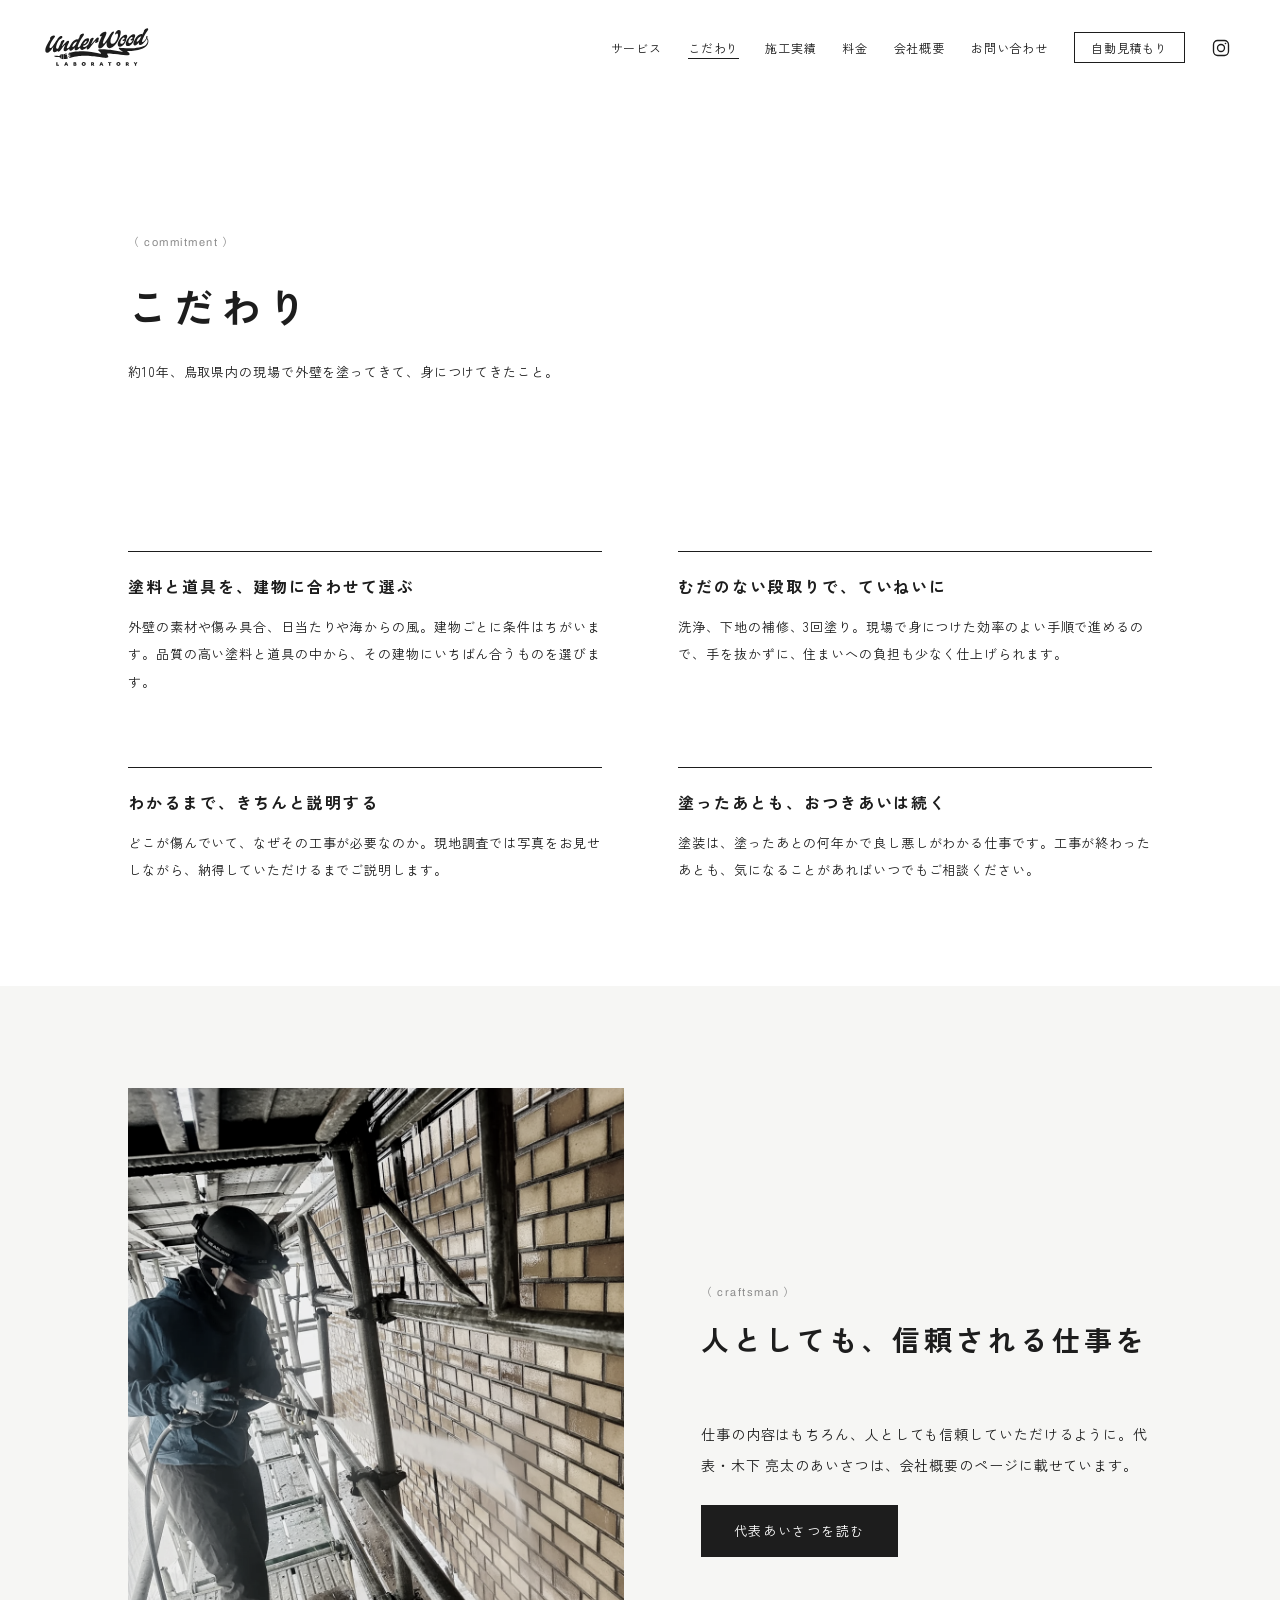
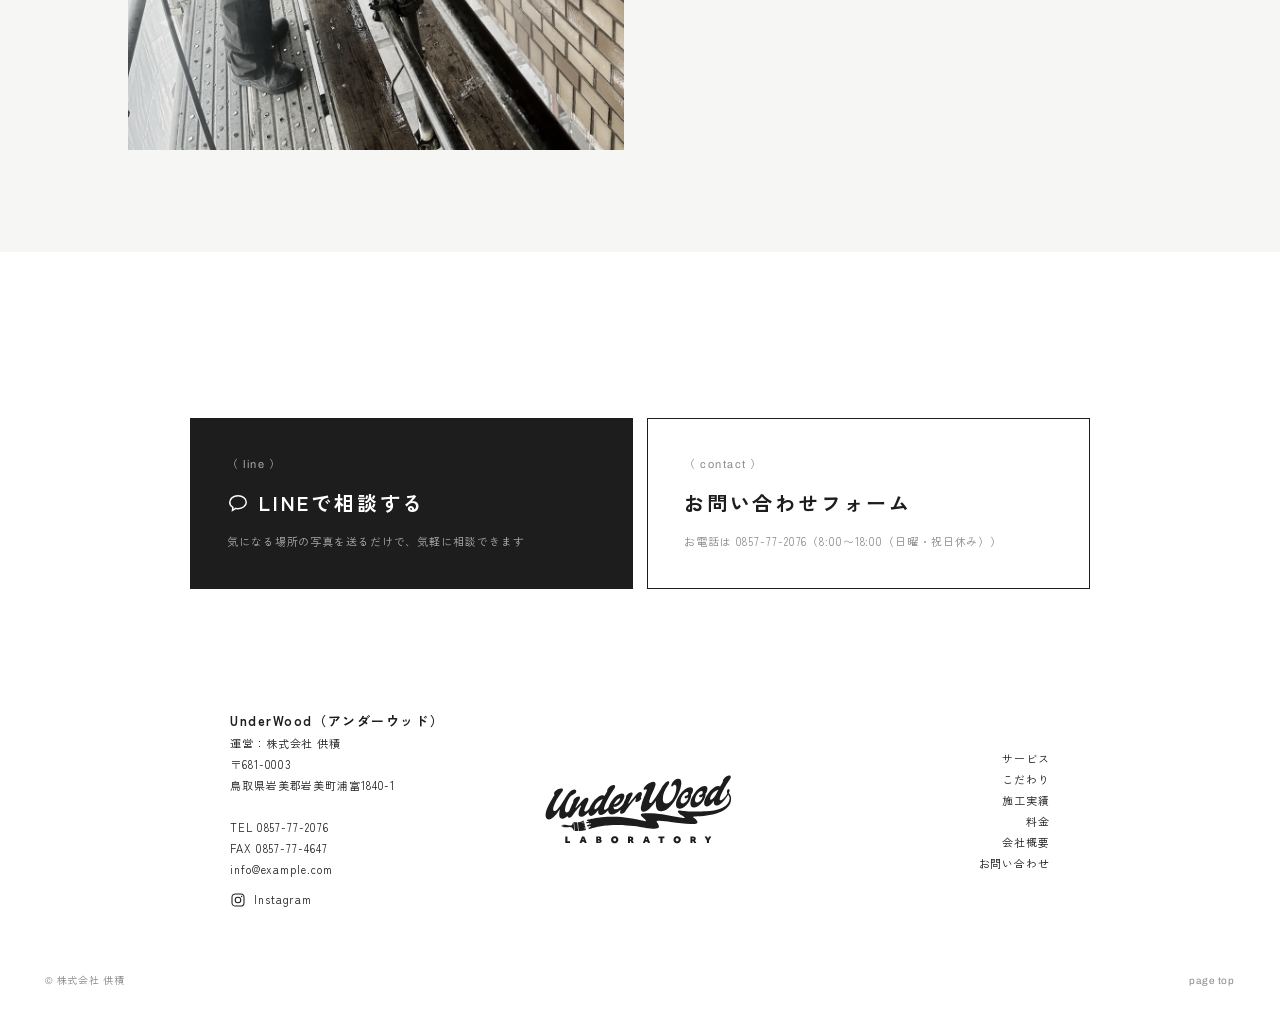
<file: commitment.html>
<!DOCTYPE html>
<html lang="ja">
<head>
<meta charset="utf-8">
<meta name="viewport" content="width=device-width, initial-scale=1">
<title>こだわり｜UnderWood</title>
<meta name="description" content="UnderWoodが塗装で大切にしていること。塗料と道具の選び方、むだのない段取り、ていねいな対応、塗ったあとのアフターサービス。">
<link rel="preconnect" href="https://fonts.googleapis.com">
<link rel="preconnect" href="https://fonts.gstatic.com" crossorigin>
<link href="https://fonts.googleapis.com/css2?family=Archivo:wdth,wght@62..125,400;62..125,600&family=Zen+Kaku+Gothic+New:wght@400;700&display=swap" rel="stylesheet">
<link rel="stylesheet" href="assets/style.css">
</head>
<body>
<a class="visually-hidden" href="#main">本文へ移動</a>
<header class="hd">
  <a class="brand" href="index.html"><svg viewBox="40 140 870 330" role="img" aria-label="UnderWood"><path d="M726.16,329.91c61.43.59,167.86-16.65,166.75-80.91-.28-5.92-.76-11.99-3.81-17.39-.5-.97-4.63-7.22-6.91-9.18,1.44-2.65,2.44-4.18,3.26-6.98.74-2.62.92-6.55-.17-8.42-1.16-2.01-4.07-2.37-6.17-1.16-2.1,1.49-5.18,4.73-5.16,10.24.02,4.24.66,5.32,2.08,8.56-.84,1.42-1.69,2.8-2.55,4.15,1.16,1.65,2.21,3.36,3.23,5.11.76-1.25,1.47-2.44,2.1-3.54.31-.45.54-.9.74-1.33,2.23,2.36,5.72,10.08,6.27,13.46,1.37,6.1-.8,16.13-3.31,20.3-7.67,14.38-12.79,19.25-31.51,28.52-24.7,12.23-48.61,12.65-73.4,15-25.62,1.73-64.95,1.82-90.61-.59-10.05-.95-15.18-1.23-28.45-3.15-19.87-2.91-5.16,14.64,5.18,20.25,6.95,3.76,26.71,16.22,10.67,14.05-32.22-4.35-64.52-11.24-96.58-16.6-20.72-3.45-49.05-6.25-72.99-5.37-19.2.69-37.68.9-16.16,19.52,30.94,26.77,4.65,15.32-19.21,11.04-15.14-2.7-31.5-5.86-46.72-8.14-26.68-4.18-52.11-6.55-80.21-5.46-7.22.28-22.25.32-42.64,2.14-12.51,1.11-21.53,2.84-37.56,5.62-7.96,1.38-26.53,5.84-26.53,5.84-1.68.49-4.58,1.81-3.95,4.15.47,1.77,2.02,2.02,4.37,1.46,1.39-.29,4.28-.35,4.59.9.66,2.7-7.74,3.39-8.99,3.65-1.89.36-3.97,1.62-3.38,3.65.53,1.84,2.91,2.21,4.94,1.69l4.35-1.06c1.84-.71,2.98-.68,3.58.93.3.79.69,2.03,2.14,1.77,1.18-.21,2.04-.92,3.56-1.17,1.52-.25,2.44.24,2.86,1.13.41.87-.05,2.8-1.59,3.14-4.4.95-8.22,2.03-12.75,3.69-2.74,1.07-3.39,3.36-3.1,4.89.31,1.58,3.34,2.29,5.13,1.67,2.51-.54,5.22-1.85,7.75-2.38,1.62-.6,3.1,0,3.81,1.55.46,1-.72,2.98-2.74,3.81-1.18.26-4.07,1.17-5.24,1.43-1.56.55-2.86,3.34-1.43,5.24,1,1.33,3.22,2.15,5.01,1.55,29.91-9.16,47.91-13.21,65.03-15.06,29.11-2.89,34.12-3.49,70.17-3.51,17.22,0,48.45,3.27,66.18,5.27,36.31,4.1,57.61,10.78,87.27,12.41,12.53.76,29.24.14,28.93-8.71-.31-8.73-4.28-14-9.58-21.17-9.2-12.44,39.9-3.81,63.15-1,37.18,4.49,61.31,7.4,93.03,9.18,19.11,1.09,36.43-1.47,27.81-14.08-3.71-5.41-6.84-8.18-14.64-14.03-4.8-3.59-5.01-7.59,4.14-6.55Z"/><path d="M239.47,309c-.1,1.09-.15,2.15-.15,3.15,0,8.1,3.44,15.94,12.55,15.26,10.12-.76,23.29-13.08,32.4-26.52,0,0-.61,4.91-.61,7.54,0,8.5,3.64,15.92,13.77,15.17,10.77-.81,22.19-10.67,31.83-22.02.4,11.54,6.48,20.16,18.99,19.22,11-.82,25.64-8.65,39.5-23.05-.47,1.11-.95,2.24-1.44,3.39-1.42,3.55-2.23,6.65-2.23,9.28,0,4.25,2.03,7.14,6.28,6.82q.2-.02.41-.03c7.69-.78,13.36-4.44,17.82-11.26,12.55-18.96,38.07-50.43,44.75-57.21,1.21-1.1,2.23-1.58,2.83-1.63.81-.06,1.01.33,1.01,1.14,0,1.42-.81,3.7-1.21,4.14-1.01,2.3-1.62,4.78-1.62,6.6,0,3.04,1.62,5.14,5.27,4.87,6.88-.52,21.87-10.55,21.87-17.43,0-1.82-1.82-1.28-1.82-3.51,0-1.62,1.01-3.72,2.23-6.65,1.42-3.55,2.23-6.85,2.23-9.68,0-5.47-2.23-8.74-7.9-8.32-4.25.32-10.12,3.19-16.2,9.51-7.09,7.62-32.19,38.45-35.43,42.14-1.01,1.29-2.03,1.77-2.63,1.82-.41.03-.61-.16-.61-.76,0-.81.61-1.87.61-2.27,3.65-6.95,12.15-24.19,17.62-35.33,1.42-3.14,2.23-5.63,2.23-7.86,0-4.45-3.24-5.83-7.09-5.54-4.66.35-11.74,3.11-17.41,9.61-2.83,3.25-6.48,8.79-6.48,13.44,0,1.01.2,1.81.4,2.6,0,0-4.08,7.81-13.21,28.43-10.16,13.34-22.82,22.65-33.15,23.43-7.7.58-10.73-4.46-10.73-11.34v-1.01c1.42.3,3.24.57,5.06.43,6.07-.46,14.17-3.89,22.47-10.79,12.76-10.67,22.27-27.58,22.27-38.72,0-8.3-5.06-11.97-12.96-11.38-10.12.76-25.11,8.56-40.7,27.75-9.76,12.09-16.36,24.68-19.3,35.77-6.29,7.03-11.86,10.71-15.52,10.98l-.2.02c-3.65.27-4.66-2.28-4.66-4.91,0-1.62.41-3.47.81-4.92,2.83-11.35,8.71-24.14,13.97-34.05,10.93-20.86,24.9-40.94,32.8-53.07,2.23-3.41,3.24-6.72,3.24-9.35,0-5.06-3.65-7.02-8.3-6.67-6.07.46-14.38,4.72-21.46,12.14-4.25,4.57-6.68,9.81-6.68,13.66,0,.81.2,1.6.41,2.4-4.66,7.43-8.91,14.84-12.96,21.82-2.63-2.23-6.07-3.19-9.92-2.9-14.78,1.11-36.24,19.11-52.24,46.43-2.52,4.23-4.55,8.27-6.16,12.09-5.99,7.56-13.47,14.89-19.96,15.38-3.04.23-4.05-1.72-4.05-3.95,0-1.42.41-3.27.81-4.51,3.24-11.18,12.15-29.66,14.58-34.09,2.23-4.22,3.64-8.78,3.64-12.42,0-5.27-3.24-8.46-8.5-8.07-4.45.33-9.92,3.38-15.19,8.83-7.29,7.63-29.16,31.74-32.4,35.43-1.21,1.3-2.02,1.77-2.43,1.8-.61.05-.61-.36-.61-.76,0-.81.41-1.85.41-2.26,2.43-6.05,11.95-24.58,17.82-35.35,1.62-2.95,2.43-5.45,2.43-7.67,0-4.45-3.24-6.03-7.29-5.73-4.46.33-11.54,3.09-17.41,9.6-2.63,3.03-6.68,9-6.68,13.66,0,.81.2,1.6.41,2.4,0,0-6.04,11.26-19.36,42.4-3.17,3.22-6.71,5.1-10,5.35-7.09.53-8.5-6.25-8.5-12.32,0-8.91,3.24-21.91,9.72-35.75,11.34-24.74,18.02-30.71,30.98-35.93,7.09-2.76,10.73-8.5,10.73-13.36s-3.24-8.46-9.92-7.96c-12.35.93-25.11,15.45-31.38,25.23-4.86,7.25-9.52,14.28-13.97,21.29-11.95,19.12-24.3,37.66-33.81,46.87-3.64,3.31-7.09,5.19-9.92,5.4-5.27.39-6.88-3.94-6.88-8.8,0-3.04.61-6.32,1.21-8.6,5.47-20.86,20.65-46.09,40.7-72.29,2.23-3,3.24-5.51,3.24-7.73,0-4.05-3.85-6.19-10.12-5.72-5.87.44-13.57,3.04-21.66,8.91-6.68,4.55-9.32,10.21-9.32,14.26,0,2.63,1.01,4.58,2.84,5.26-14.17,22.52-41.71,66.09-41.71,93.22,0,11.13,4.25,20.74,16,19.86,13.77-1.03,27.54-17.25,35.64-27.37,3.65-4.73,8.91-11.8,14.38-19.5-2.03,7.85-3.64,16.27-3.64,24.37,0,10.93,3.24,19.8,15.19,18.91,8.04-.6,16.19-5.78,23.14-12.47.29,5.01,3.26,8.27,8.45,7.88,5.47-.41,10.12-2.98,14.38-9.58,12.35-18.94,28.95-38.21,35.03-44.13,1.42-1.32,2.63-2.02,3.44-2.08.81-.06,1.01.33,1.01,1.14,0,1.21-.81,3.3-1.21,3.74-4.25,9.43-10.73,23.07-10.73,33.4,0,7.9,3.44,14.32,13.16,13.59,11.26-.84,22.96-11,32.74-22.6ZM357.98,270.87c6.28-11.81,18.22-24.24,23.89-24.67,1.42-.11,2.43.63,2.43,2.25,0,3.04-3.04,8.73-6.48,12.63-4.05,4.35-11.74,11.61-21.46,13.76.41-1.45,1.01-2.71,1.62-3.97ZM282.05,263.8c7.69-7.86,16.2-11.94,22.48-13.22-4.66,10.47-11.95,23.98-15.39,29.3-5.47,7.9-13.16,16.17-18.63,16.58-3.04.23-3.85-1.53-3.85-4.37,0-5.67,4.45-16.94,15.39-28.28Z"/><path d="M480.04,284.93c-.61,2.88-.81,5.53-.81,7.96,0,10.93,4.66,16.05,13.16,15.41,7.29-.54,16.6-5.29,26.12-14.1,11.74-10.8,20.85-22.01,30.57-36.1-.61,4.3-1.01,9.19-1.01,14.05,0,17.61,5.47,36.03,26.52,34.46,29.76-2.23,56.69-40.89,69.65-64.54,9.52-17.72,20.65-46.29,20.65-66.54,0-11.54-4.45-19.31-16.4-18.41-10.93.82-23.08,10.03-29.16,27.09-.61,1.67-.81,2.9-.81,4.11,0,2.63,1.62,4.53,4.05,4.35,2.03-.15,4.25-2.14,5.67-4.07,1.82-2.36,4.25-3.36,6.08-3.49,6.48-.49,7.9,7.3,7.9,12.37v1.01c0,22.88-17.41,70.14-45.36,72.24-9.32.7-16.81-6.03-16.81-20,.2-23.91,10.12-43.68,23.69-63.53,4.05-5.97,5.67-10.35,5.67-13.38,0-3.24-2.03-4.91-5.27-4.67-12.15.91-27.34,25.74-32.8,34.65-10.93,17.83-23.28,38.59-38.67,57.36-4.05,4.76-7.9,7.27-10.73,7.49-3.44.26-4.45-2.5-4.45-5.54,0-2.23.61-4.7,1.01-6.15,7.49-27.49,20.65-45.08,26.93-67.21.81-2.89,1.21-5.35,1.21-7.78,0-7.09-3.24-11.7-10.93-11.13l-.2.02c-9.92.74-27.54,8.95-41.51,27.2-1.62,2.15-2.23,4.22-2.23,6.04,0,2.43,1.42,4.15,3.85,3.96,3.24-.24,4.86-2.79,7.69-3.01,1.82-.14,3.24,1.17,3.24,3.81,0,1.21-.4,2.46-.81,4.11-6.48,18.91-19.64,40.14-25.72,71.98Z"/><path d="M640.38,274.28c0,11.94,5.47,21.05,18.02,20.11,11.95-.89,27.94-10.8,39.48-28.67,6.68-10.22,12.35-22.99,12.35-35.14v-.81c5.47-7.29,8.1-14.98,8.1-21.06,0-8.71-4.66-13.42-13.16-12.78-14.58,1.09-31.18,12.26-47.38,34.73-12.55,17.54-17.41,32.69-17.41,43.62ZM671.16,233.1c7.49-10.68,14.78-14.47,19.64-14.83,3.64-.27,6.08,1.57,6.08,5.42,0,6.07-4.25,11.05-10.33,11.5l-.41.03c-3.65.27-6.28,3.31-6.28,6.54,0,3.65,2.43,5.69,6.28,5.4,1.62-.12,3.64-.68,5.87-1.86,1.62-1.13,3.44-2.08,4.86-3.2-.81,5.12-2.63,10.93-5.67,15.2-5.67,8.12-13.36,12.74-19.44,13.2-7.29.55-10.12-4.51-10.12-11.19,0-7.29,3.24-17.25,9.52-26.22Z"/><path d="M724.41,289.44c11.95-.89,27.94-10.8,39.48-28.67,6.68-10.22,12.35-22.99,12.35-35.14v-.81c5.47-7.29,8.1-14.98,8.1-21.06,0-8.71-4.66-13.42-13.16-12.78-14.58,1.09-31.18,12.26-47.38,34.73-12.55,17.54-17.41,32.69-17.41,43.62,0,11.94,5.47,21.05,18.02,20.11ZM737.17,228.15c7.49-10.68,14.78-14.47,19.64-14.83,3.64-.27,6.08,1.57,6.08,5.42,0,6.07-4.25,11.05-10.33,11.5q-.2.02-.4.03c-3.64.27-6.28,3.31-6.28,6.54,0,3.65,2.43,5.69,6.28,5.4,1.62-.12,3.64-.68,5.87-1.86,1.62-1.13,3.44-2.08,4.86-3.2-.81,5.12-2.63,10.93-5.67,15.2-5.67,8.12-13.36,12.74-19.44,13.2-7.29.54-10.12-4.51-10.12-11.19,0-7.29,3.24-17.25,9.52-26.22Z"/><path d="M782.01,283.98c10.12-.74,23.28-13.08,32.4-26.51,0,0-.62,4.9-.62,7.54,0,8.51,3.66,15.92,13.77,15.16,19.66-1.46,41.46-33.09,50.69-48.87-.96-1.9-1.91-3.81-2.77-5.75-10.95,18.26-23.97,29.74-29.9,30.19l-.19.02c-3.66.28-4.66-2.29-4.66-4.92,0-1.61.4-3.46.81-4.92,2.82-11.35,8.7-24.13,13.96-34.04,10.93-20.86,24.91-40.94,32.81-53.08,2.22-3.4,3.22-6.72,3.22-9.36,0-5.06-3.64-7.02-8.3-6.65-6.06.45-14.36,4.71-21.46,12.13-4.24,4.57-6.67,9.82-6.67,13.67,0,.8.19,1.59.4,2.39-4.66,7.43-8.9,14.85-12.96,21.83-2.63-2.23-6.06-3.19-9.93-2.91-14.78,1.11-36.24,19.13-52.23,46.43-7.69,12.94-10.93,24.12-10.93,32.41s3.45,15.94,12.56,15.25ZM812.17,220.38c7.69-7.87,16.2-11.94,22.47-13.22-4.64,10.46-11.94,23.98-15.38,29.3-5.47,7.9-13.17,16.16-18.62,16.58-3.03.23-3.85-1.54-3.85-4.37,0-5.68,4.45-16.94,15.38-28.29Z"/><path d="M220.11,359.73l-1.12-4.07c-4.47,2.24-8.99,4.46-14.53,4.65,3.89-1.59,7.49-2.69,10.67-4.95l3.15-2.23-.87-3.04-1.05.27c.35-.56.58-1.17.29-1.54-.44-.57-1.31-.95-1.74-.57-4.79,4.28-11.91,6.7-18.54,7.87l-5.33.71c-.14.31-.06.94-.02,1.39l.87,10.04.91,10.67.89,10.35.63,7.04c10.07.44,19.62-.66,28.68-3.52,1.5-.47,2.97-.97,4.04-1.97,1.58-1.46.18-4.86.26-4.86l-.7.06c-2.83.25-5.31,1.51-8.3,1.15,3.05-.98,5.81-1.52,8.49-2.92l-1.36-4.55c-4.23,1.79-8.44,3.23-13.33,3.17,3.73-1.24,7.18-2.07,10.34-3.91l2.45-1.65-1.42-4.82c-2.45.41-4.44,1.52-7.08,1.21l6.76-2.58-2.55-9.72c-2.51.82-4.77,1.45-7.23,2-.71.16-1.46.21-2.26-.05,3.22-.99,6.01-1.97,8.98-3.63Z"/><path d="M164.03,367.67c1.84-2.3,2.64-5.09,3.27-7.95.39-1.79,1.64-3.19,3.68-3l3.27,38.21c-1.6.3-3.67-1.71-4.31-3.52-2.53-7.18-7.3-13.04-15.36-13.15-2.96-.04-5.72.54-8.64.84-9.52.97-17.28.66-26.94-2.29-2.09-.64-3.27-2.19-3.34-4.1s.87-3.08,2.76-3.47c11.46-2.35,20.45-1.01,32.41,1.81,5.38,1.27,10.16.4,13.19-3.39ZM119.52,371.64c-.35.19-.79.87-.8,1.24-.02.41.5,1.25.97,1.57,1.33.9,3.07,1.02,4.29.35.6-.33,1.11-1.14.92-1.71-.56-1.68-3.61-2.41-5.38-1.46Z"/><path d="M186.47,356.5l-5.25-.37-8.03-.34.8,9.45.84,9.73.91,10.67.89,10.51,6.94.42,5.64.26c.57.03,1.8-.24,2-.71.51-1.16.12-2.43.02-3.62l-.43-5.03-.34-3.94-.87-10.2-.94-11.12-.34-3.98c-.05-.59-1.09-1.69-1.83-1.74Z"/><path d="M133.03,421.61h9.76v22.51h12.07v7.77h-21.84v-30.28Z"/><path d="M209.77,421.61h9.96l11.71,30.28h-10.16l-1.91-6.26h-9.84l-1.91,6.26h-9.52l11.68-30.28ZM217.18,438.47l-2.71-8.89-2.75,8.89h5.46Z"/><path d="M274.88,421.61h12.27c7.41,0,11.12,2.62,11.12,7.85,0,1.38-.3,2.62-.9,3.73-.6,1.1-1.43,1.96-2.49,2.57,1.54.48,2.76,1.36,3.65,2.65.89,1.29,1.33,2.82,1.33,4.6,0,5.92-3.84,8.89-11.52,8.89h-13.47v-30.28ZM286.47,433.64c2.1,0,3.15-.93,3.15-2.79s-1.05-2.79-3.15-2.79h-3.03v5.58h3.03ZM287.59,445.44c2.1,0,3.15-.93,3.15-2.79s-1.05-2.79-3.15-2.79h-4.14v5.58h4.14Z"/><path d="M359.43,452.53c-2.47,0-4.73-.39-6.77-1.16-2.05-.77-3.81-1.86-5.3-3.27s-2.64-3.08-3.45-5c-.81-1.93-1.22-4.05-1.22-6.36s.42-4.34,1.26-6.25c.84-1.91,2.01-3.58,3.53-5s3.29-2.53,5.32-3.33,4.24-1.19,6.63-1.19,4.73.38,6.77,1.16c2.04.77,3.81,1.86,5.3,3.27,1.49,1.41,2.64,3.07,3.45,5,.81,1.93,1.22,4.04,1.22,6.35s-.42,4.34-1.26,6.26c-.84,1.91-2.01,3.58-3.53,5-1.51,1.42-3.29,2.53-5.32,3.33-2.03.8-4.24,1.2-6.63,1.2ZM366.17,436.79c0-1.43-.29-2.7-.86-3.8-.57-1.1-1.36-1.97-2.37-2.59-1.01-.62-2.18-.94-3.51-.94s-2.46.31-3.49.92-1.82,1.46-2.39,2.55c-.57,1.09-.86,2.35-.86,3.79s.29,2.7.86,3.8c.57,1.1,1.36,1.97,2.37,2.59,1.01.62,2.18.94,3.51.94s2.5-.3,3.51-.92c1.01-.61,1.8-1.47,2.37-2.57.57-1.1.86-2.36.86-3.76Z"/><path d="M420.4,421.61h11.87c3.93,0,6.98.94,9.15,2.83,2.16,1.89,3.25,4.53,3.25,7.93,0,1.65-.39,3.15-1.16,4.52-.77,1.37-1.74,2.53-2.91,3.49l6.97,11.52h-10.48l-4.42-8.85h-3.07v8.85h-9.2v-30.28ZM431,436.11c2.92,0,4.38-1.27,4.38-3.83,0-1.3-.35-2.25-1.04-2.85-.69-.6-1.81-.89-3.35-.89h-1.39v7.57h1.39Z"/><path d="M500.09,421.61h9.96l11.71,30.28h-10.16l-1.91-6.26h-9.84l-1.91,6.26h-9.52l11.68-30.28ZM507.5,438.47l-2.71-8.89-2.75,8.89h5.46Z"/><path d="M568.71,429.38h-8.89v-7.77h27.53v7.77h-8.89v22.51h-9.76v-22.51Z"/><path d="M645.73,452.53c-2.47,0-4.73-.39-6.77-1.16s-3.81-1.86-5.3-3.27c-1.49-1.41-2.64-3.08-3.45-5-.81-1.93-1.22-4.05-1.22-6.36s.42-4.34,1.26-6.25c.84-1.91,2.01-3.58,3.53-5,1.51-1.42,3.29-2.53,5.32-3.33s4.24-1.19,6.63-1.19,4.73.38,6.77,1.16c2.05.77,3.81,1.86,5.3,3.27,1.49,1.41,2.64,3.07,3.45,5,.81,1.93,1.21,4.04,1.21,6.35s-.42,4.34-1.26,6.26c-.84,1.91-2.01,3.58-3.53,5-1.51,1.42-3.29,2.53-5.32,3.33-2.03.8-4.24,1.2-6.64,1.2ZM652.46,436.79c0-1.43-.28-2.7-.86-3.8-.57-1.1-1.36-1.97-2.37-2.59-1.01-.62-2.18-.94-3.51-.94s-2.46.31-3.49.92c-1.02.61-1.82,1.46-2.39,2.55-.57,1.09-.86,2.35-.86,3.79s.28,2.7.86,3.8c.57,1.1,1.36,1.97,2.37,2.59,1.01.62,2.18.94,3.51.94s2.5-.3,3.51-.92c1.01-.61,1.8-1.47,2.37-2.57.57-1.1.86-2.36.86-3.76Z"/><path d="M706.69,421.61h11.87c3.93,0,6.98.94,9.14,2.83s3.25,4.53,3.25,7.93c0,1.65-.39,3.15-1.16,4.52-.77,1.37-1.74,2.53-2.91,3.49l6.97,11.52h-10.48l-4.42-8.85h-3.07v8.85h-9.2v-30.28ZM717.29,436.11c2.92,0,4.38-1.27,4.38-3.83,0-1.3-.35-2.25-1.04-2.85-.69-.6-1.81-.89-3.35-.89h-1.39v7.57h1.39Z"/><path d="M771.33,421.61h10.72l4.94,10.72,4.94-10.72h10.48l-10.76,18.25v12.03h-9.56v-12.03l-10.76-18.25Z"/></svg></a>
  <nav id="nav" aria-label="メインメニュー"><ul><li><a href="service.html">サービス</a></li><li><a href="commitment.html" aria-current="page">こだわり</a></li><li><a href="works.html">施工実績</a></li><li><a href="price.html">料金</a></li><li><a href="company.html">会社概要</a></li><li><a href="contact.html">お問い合わせ</a></li><li><a class="cta" href="price.html">自動見積もり</a></li></ul></nav>
  <a class="ig" href="https://www.instagram.com/underwood_paint/" target="_blank" rel="noopener" aria-label="UnderWoodのInstagram（新しいタブで開きます）"><svg viewBox="0 0 24 24" width="20" height="20" fill="none" stroke="currentColor" stroke-width="1.6" aria-hidden="true"><rect x="3" y="3" width="18" height="18" rx="5"/><circle cx="12" cy="12" r="4.2"/><circle cx="17.4" cy="6.6" r="1" fill="currentColor" stroke="none"/></svg></a>
  <button class="menu-btn" type="button" aria-expanded="false" aria-controls="nav">メニュー</button>
</header>
<main id="main">
<section class="page-head">
  <div class="wrap"><span class="en">COMMITMENT</span><h1>こだわり</h1><p>約10年、鳥取県内の現場で外壁を塗ってきて、身につけてきたこと。</p></div>
  <svg class="stroke" viewBox="220 195 680 200" aria-hidden="true"><path d="M726.16,329.91c61.43.59,167.86-16.65,166.75-80.91-.28-5.92-.76-11.99-3.81-17.39-.5-.97-4.63-7.22-6.91-9.18,1.44-2.65,2.44-4.18,3.26-6.98.74-2.62.92-6.55-.17-8.42-1.16-2.01-4.07-2.37-6.17-1.16-2.1,1.49-5.18,4.73-5.16,10.24.02,4.24.66,5.32,2.08,8.56-.84,1.42-1.69,2.8-2.55,4.15,1.16,1.65,2.21,3.36,3.23,5.11.76-1.25,1.47-2.44,2.1-3.54.31-.45.54-.9.74-1.33,2.23,2.36,5.72,10.08,6.27,13.46,1.37,6.1-.8,16.13-3.31,20.3-7.67,14.38-12.79,19.25-31.51,28.52-24.7,12.23-48.61,12.65-73.4,15-25.62,1.73-64.95,1.82-90.61-.59-10.05-.95-15.18-1.23-28.45-3.15-19.87-2.91-5.16,14.64,5.18,20.25,6.95,3.76,26.71,16.22,10.67,14.05-32.22-4.35-64.52-11.24-96.58-16.6-20.72-3.45-49.05-6.25-72.99-5.37-19.2.69-37.68.9-16.16,19.52,30.94,26.77,4.65,15.32-19.21,11.04-15.14-2.7-31.5-5.86-46.72-8.14-26.68-4.18-52.11-6.55-80.21-5.46-7.22.28-22.25.32-42.64,2.14-12.51,1.11-21.53,2.84-37.56,5.62-7.96,1.38-26.53,5.84-26.53,5.84-1.68.49-4.58,1.81-3.95,4.15.47,1.77,2.02,2.02,4.37,1.46,1.39-.29,4.28-.35,4.59.9.66,2.7-7.74,3.39-8.99,3.65-1.89.36-3.97,1.62-3.38,3.65.53,1.84,2.91,2.21,4.94,1.69l4.35-1.06c1.84-.71,2.98-.68,3.58.93.3.79.69,2.03,2.14,1.77,1.18-.21,2.04-.92,3.56-1.17,1.52-.25,2.44.24,2.86,1.13.41.87-.05,2.8-1.59,3.14-4.4.95-8.22,2.03-12.75,3.69-2.74,1.07-3.39,3.36-3.1,4.89.31,1.58,3.34,2.29,5.13,1.67,2.51-.54,5.22-1.85,7.75-2.38,1.62-.6,3.1,0,3.81,1.55.46,1-.72,2.98-2.74,3.81-1.18.26-4.07,1.17-5.24,1.43-1.56.55-2.86,3.34-1.43,5.24,1,1.33,3.22,2.15,5.01,1.55,29.91-9.16,47.91-13.21,65.03-15.06,29.11-2.89,34.12-3.49,70.17-3.51,17.22,0,48.45,3.27,66.18,5.27,36.31,4.1,57.61,10.78,87.27,12.41,12.53.76,29.24.14,28.93-8.71-.31-8.73-4.28-14-9.58-21.17-9.2-12.44,39.9-3.81,63.15-1,37.18,4.49,61.31,7.4,93.03,9.18,19.11,1.09,36.43-1.47,27.81-14.08-3.71-5.41-6.84-8.18-14.64-14.03-4.8-3.59-5.01-7.59,4.14-6.55Z"/></svg>
</section>
<section class="sec">
  <div class="wrap">
    <div class="points">
      <div class="point"><h3>塗料と道具を、建物に合わせて選ぶ</h3><p>外壁の素材や傷み具合、日当たりや海からの風。建物ごとに条件はちがいます。品質の高い塗料と道具の中から、その建物にいちばん合うものを選びます。</p></div>
      <div class="point"><h3>むだのない段取りで、ていねいに</h3><p>洗浄、下地の補修、3回塗り。現場で身につけた効率のよい手順で進めるので、手を抜かずに、住まいへの負担も少なく仕上げられます。</p></div>
      <div class="point"><h3>わかるまで、きちんと説明する</h3><p>どこが傷んでいて、なぜその工事が必要なのか。現地調査では写真をお見せしながら、納得していただけるまでご説明します。</p></div>
      <div class="point"><h3>塗ったあとも、おつきあいは続く</h3><p>塗装は、塗ったあとの何年かで良し悪しがわかる仕事です。工事が終わったあとも、気になることがあればいつでもご相談ください。</p></div>
    </div>
  </div>
</section>
<section class="sec" style="background:var(--white)">
  <div class="wrap split">
    <div class="photo"><img src="assets/img/craftsman.webp" alt="足場の上で外壁を高圧洗浄しているところ" loading="lazy"></div>
    <div>
      <div class="sec-head"><span class="en">CRAFTSMAN</span><h2>人としても、信頼される仕事を</h2></div>
      <p class="lead">仕事の内容はもちろん、人としても信頼していただけるように。代表・木下 亮太のあいさつは、会社概要のページに載せています。</p>
      <p style="margin-top:24px"><a class="btn btn-dark" href="company.html#greeting">代表あいさつを読む</a></p>
    </div>
  </div>
</section>
<div class="cta2">
  <a class="cta-line" href="contact.html#line" data-line-pending>
    <span class="label">line</span>
    <strong><svg viewBox="0 0 24 24" width="22" height="22" fill="none" stroke="currentColor" stroke-width="1.6" aria-hidden="true"><path d="M12 4C7 4 3 7.2 3 11.2c0 2.3 1.3 4.3 3.4 5.6L6 20l3.6-2.1c.8.2 1.6.3 2.4.3 5 0 9-3.2 9-7.1S17 4 12 4Z"/></svg>LINEで相談する</strong>
    <small>気になる場所の写真を送るだけで、気軽に相談できます</small>
  </a>
  <a class="cta-form" href="contact.html">
    <span class="label">contact</span>
    <strong>お問い合わせフォーム</strong>
    <small>お電話は 0857-77-2076（8:00〜18:00（日曜・祝日休み））</small>
  </a>
</div>
</main>
<footer>
  <div class="ft">
    <address style="font-style:normal"><strong style="font-size:13px;letter-spacing:.12em">UnderWood（アンダーウッド）</strong><br>運営：株式会社 供積<br>〒681-0003<br>鳥取県岩美郡岩美町浦富1840-1<br><br>TEL <a href="tel:0857772076">0857-77-2076</a><br>FAX 0857-77-4647<br>info@example.com<br><a class="ig-text" href="https://www.instagram.com/underwood_paint/" target="_blank" rel="noopener"><svg viewBox="0 0 24 24" width="20" height="20" fill="none" stroke="currentColor" stroke-width="1.6" aria-hidden="true"><rect x="3" y="3" width="18" height="18" rx="5"/><circle cx="12" cy="12" r="4.2"/><circle cx="17.4" cy="6.6" r="1" fill="currentColor" stroke="none"/></svg>Instagram</a></address>
    <a class="brand" href="index.html"><svg viewBox="40 140 870 330" role="img" aria-label="UnderWood"><path d="M726.16,329.91c61.43.59,167.86-16.65,166.75-80.91-.28-5.92-.76-11.99-3.81-17.39-.5-.97-4.63-7.22-6.91-9.18,1.44-2.65,2.44-4.18,3.26-6.98.74-2.62.92-6.55-.17-8.42-1.16-2.01-4.07-2.37-6.17-1.16-2.1,1.49-5.18,4.73-5.16,10.24.02,4.24.66,5.32,2.08,8.56-.84,1.42-1.69,2.8-2.55,4.15,1.16,1.65,2.21,3.36,3.23,5.11.76-1.25,1.47-2.44,2.1-3.54.31-.45.54-.9.74-1.33,2.23,2.36,5.72,10.08,6.27,13.46,1.37,6.1-.8,16.13-3.31,20.3-7.67,14.38-12.79,19.25-31.51,28.52-24.7,12.23-48.61,12.65-73.4,15-25.62,1.73-64.95,1.82-90.61-.59-10.05-.95-15.18-1.23-28.45-3.15-19.87-2.91-5.16,14.64,5.18,20.25,6.95,3.76,26.71,16.22,10.67,14.05-32.22-4.35-64.52-11.24-96.58-16.6-20.72-3.45-49.05-6.25-72.99-5.37-19.2.69-37.68.9-16.16,19.52,30.94,26.77,4.65,15.32-19.21,11.04-15.14-2.7-31.5-5.86-46.72-8.14-26.68-4.18-52.11-6.55-80.21-5.46-7.22.28-22.25.32-42.64,2.14-12.51,1.11-21.53,2.84-37.56,5.62-7.96,1.38-26.53,5.84-26.53,5.84-1.68.49-4.58,1.81-3.95,4.15.47,1.77,2.02,2.02,4.37,1.46,1.39-.29,4.28-.35,4.59.9.66,2.7-7.74,3.39-8.99,3.65-1.89.36-3.97,1.62-3.38,3.65.53,1.84,2.91,2.21,4.94,1.69l4.35-1.06c1.84-.71,2.98-.68,3.58.93.3.79.69,2.03,2.14,1.77,1.18-.21,2.04-.92,3.56-1.17,1.52-.25,2.44.24,2.86,1.13.41.87-.05,2.8-1.59,3.14-4.4.95-8.22,2.03-12.75,3.69-2.74,1.07-3.39,3.36-3.1,4.89.31,1.58,3.34,2.29,5.13,1.67,2.51-.54,5.22-1.85,7.75-2.38,1.62-.6,3.1,0,3.81,1.55.46,1-.72,2.98-2.74,3.81-1.18.26-4.07,1.17-5.24,1.43-1.56.55-2.86,3.34-1.43,5.24,1,1.33,3.22,2.15,5.01,1.55,29.91-9.16,47.91-13.21,65.03-15.06,29.11-2.89,34.12-3.49,70.17-3.51,17.22,0,48.45,3.27,66.18,5.27,36.31,4.1,57.61,10.78,87.27,12.41,12.53.76,29.24.14,28.93-8.71-.31-8.73-4.28-14-9.58-21.17-9.2-12.44,39.9-3.81,63.15-1,37.18,4.49,61.31,7.4,93.03,9.18,19.11,1.09,36.43-1.47,27.81-14.08-3.71-5.41-6.84-8.18-14.64-14.03-4.8-3.59-5.01-7.59,4.14-6.55Z"/><path d="M239.47,309c-.1,1.09-.15,2.15-.15,3.15,0,8.1,3.44,15.94,12.55,15.26,10.12-.76,23.29-13.08,32.4-26.52,0,0-.61,4.91-.61,7.54,0,8.5,3.64,15.92,13.77,15.17,10.77-.81,22.19-10.67,31.83-22.02.4,11.54,6.48,20.16,18.99,19.22,11-.82,25.64-8.65,39.5-23.05-.47,1.11-.95,2.24-1.44,3.39-1.42,3.55-2.23,6.65-2.23,9.28,0,4.25,2.03,7.14,6.28,6.82q.2-.02.41-.03c7.69-.78,13.36-4.44,17.82-11.26,12.55-18.96,38.07-50.43,44.75-57.21,1.21-1.1,2.23-1.58,2.83-1.63.81-.06,1.01.33,1.01,1.14,0,1.42-.81,3.7-1.21,4.14-1.01,2.3-1.62,4.78-1.62,6.6,0,3.04,1.62,5.14,5.27,4.87,6.88-.52,21.87-10.55,21.87-17.43,0-1.82-1.82-1.28-1.82-3.51,0-1.62,1.01-3.72,2.23-6.65,1.42-3.55,2.23-6.85,2.23-9.68,0-5.47-2.23-8.74-7.9-8.32-4.25.32-10.12,3.19-16.2,9.51-7.09,7.62-32.19,38.45-35.43,42.14-1.01,1.29-2.03,1.77-2.63,1.82-.41.03-.61-.16-.61-.76,0-.81.61-1.87.61-2.27,3.65-6.95,12.15-24.19,17.62-35.33,1.42-3.14,2.23-5.63,2.23-7.86,0-4.45-3.24-5.83-7.09-5.54-4.66.35-11.74,3.11-17.41,9.61-2.83,3.25-6.48,8.79-6.48,13.44,0,1.01.2,1.81.4,2.6,0,0-4.08,7.81-13.21,28.43-10.16,13.34-22.82,22.65-33.15,23.43-7.7.58-10.73-4.46-10.73-11.34v-1.01c1.42.3,3.24.57,5.06.43,6.07-.46,14.17-3.89,22.47-10.79,12.76-10.67,22.27-27.58,22.27-38.72,0-8.3-5.06-11.97-12.96-11.38-10.12.76-25.11,8.56-40.7,27.75-9.76,12.09-16.36,24.68-19.3,35.77-6.29,7.03-11.86,10.71-15.52,10.98l-.2.02c-3.65.27-4.66-2.28-4.66-4.91,0-1.62.41-3.47.81-4.92,2.83-11.35,8.71-24.14,13.97-34.05,10.93-20.86,24.9-40.94,32.8-53.07,2.23-3.41,3.24-6.72,3.24-9.35,0-5.06-3.65-7.02-8.3-6.67-6.07.46-14.38,4.72-21.46,12.14-4.25,4.57-6.68,9.81-6.68,13.66,0,.81.2,1.6.41,2.4-4.66,7.43-8.91,14.84-12.96,21.82-2.63-2.23-6.07-3.19-9.92-2.9-14.78,1.11-36.24,19.11-52.24,46.43-2.52,4.23-4.55,8.27-6.16,12.09-5.99,7.56-13.47,14.89-19.96,15.38-3.04.23-4.05-1.72-4.05-3.95,0-1.42.41-3.27.81-4.51,3.24-11.18,12.15-29.66,14.58-34.09,2.23-4.22,3.64-8.78,3.64-12.42,0-5.27-3.24-8.46-8.5-8.07-4.45.33-9.92,3.38-15.19,8.83-7.29,7.63-29.16,31.74-32.4,35.43-1.21,1.3-2.02,1.77-2.43,1.8-.61.05-.61-.36-.61-.76,0-.81.41-1.85.41-2.26,2.43-6.05,11.95-24.58,17.82-35.35,1.62-2.95,2.43-5.45,2.43-7.67,0-4.45-3.24-6.03-7.29-5.73-4.46.33-11.54,3.09-17.41,9.6-2.63,3.03-6.68,9-6.68,13.66,0,.81.2,1.6.41,2.4,0,0-6.04,11.26-19.36,42.4-3.17,3.22-6.71,5.1-10,5.35-7.09.53-8.5-6.25-8.5-12.32,0-8.91,3.24-21.91,9.72-35.75,11.34-24.74,18.02-30.71,30.98-35.93,7.09-2.76,10.73-8.5,10.73-13.36s-3.24-8.46-9.92-7.96c-12.35.93-25.11,15.45-31.38,25.23-4.86,7.25-9.52,14.28-13.97,21.29-11.95,19.12-24.3,37.66-33.81,46.87-3.64,3.31-7.09,5.19-9.92,5.4-5.27.39-6.88-3.94-6.88-8.8,0-3.04.61-6.32,1.21-8.6,5.47-20.86,20.65-46.09,40.7-72.29,2.23-3,3.24-5.51,3.24-7.73,0-4.05-3.85-6.19-10.12-5.72-5.87.44-13.57,3.04-21.66,8.91-6.68,4.55-9.32,10.21-9.32,14.26,0,2.63,1.01,4.58,2.84,5.26-14.17,22.52-41.71,66.09-41.71,93.22,0,11.13,4.25,20.74,16,19.86,13.77-1.03,27.54-17.25,35.64-27.37,3.65-4.73,8.91-11.8,14.38-19.5-2.03,7.85-3.64,16.27-3.64,24.37,0,10.93,3.24,19.8,15.19,18.91,8.04-.6,16.19-5.78,23.14-12.47.29,5.01,3.26,8.27,8.45,7.88,5.47-.41,10.12-2.98,14.38-9.58,12.35-18.94,28.95-38.21,35.03-44.13,1.42-1.32,2.63-2.02,3.44-2.08.81-.06,1.01.33,1.01,1.14,0,1.21-.81,3.3-1.21,3.74-4.25,9.43-10.73,23.07-10.73,33.4,0,7.9,3.44,14.32,13.16,13.59,11.26-.84,22.96-11,32.74-22.6ZM357.98,270.87c6.28-11.81,18.22-24.24,23.89-24.67,1.42-.11,2.43.63,2.43,2.25,0,3.04-3.04,8.73-6.48,12.63-4.05,4.35-11.74,11.61-21.46,13.76.41-1.45,1.01-2.71,1.62-3.97ZM282.05,263.8c7.69-7.86,16.2-11.94,22.48-13.22-4.66,10.47-11.95,23.98-15.39,29.3-5.47,7.9-13.16,16.17-18.63,16.58-3.04.23-3.85-1.53-3.85-4.37,0-5.67,4.45-16.94,15.39-28.28Z"/><path d="M480.04,284.93c-.61,2.88-.81,5.53-.81,7.96,0,10.93,4.66,16.05,13.16,15.41,7.29-.54,16.6-5.29,26.12-14.1,11.74-10.8,20.85-22.01,30.57-36.1-.61,4.3-1.01,9.19-1.01,14.05,0,17.61,5.47,36.03,26.52,34.46,29.76-2.23,56.69-40.89,69.65-64.54,9.52-17.72,20.65-46.29,20.65-66.54,0-11.54-4.45-19.31-16.4-18.41-10.93.82-23.08,10.03-29.16,27.09-.61,1.67-.81,2.9-.81,4.11,0,2.63,1.62,4.53,4.05,4.35,2.03-.15,4.25-2.14,5.67-4.07,1.82-2.36,4.25-3.36,6.08-3.49,6.48-.49,7.9,7.3,7.9,12.37v1.01c0,22.88-17.41,70.14-45.36,72.24-9.32.7-16.81-6.03-16.81-20,.2-23.91,10.12-43.68,23.69-63.53,4.05-5.97,5.67-10.35,5.67-13.38,0-3.24-2.03-4.91-5.27-4.67-12.15.91-27.34,25.74-32.8,34.65-10.93,17.83-23.28,38.59-38.67,57.36-4.05,4.76-7.9,7.27-10.73,7.49-3.44.26-4.45-2.5-4.45-5.54,0-2.23.61-4.7,1.01-6.15,7.49-27.49,20.65-45.08,26.93-67.21.81-2.89,1.21-5.35,1.21-7.78,0-7.09-3.24-11.7-10.93-11.13l-.2.02c-9.92.74-27.54,8.95-41.51,27.2-1.62,2.15-2.23,4.22-2.23,6.04,0,2.43,1.42,4.15,3.85,3.96,3.24-.24,4.86-2.79,7.69-3.01,1.82-.14,3.24,1.17,3.24,3.81,0,1.21-.4,2.46-.81,4.11-6.48,18.91-19.64,40.14-25.72,71.98Z"/><path d="M640.38,274.28c0,11.94,5.47,21.05,18.02,20.11,11.95-.89,27.94-10.8,39.48-28.67,6.68-10.22,12.35-22.99,12.35-35.14v-.81c5.47-7.29,8.1-14.98,8.1-21.06,0-8.71-4.66-13.42-13.16-12.78-14.58,1.09-31.18,12.26-47.38,34.73-12.55,17.54-17.41,32.69-17.41,43.62ZM671.16,233.1c7.49-10.68,14.78-14.47,19.64-14.83,3.64-.27,6.08,1.57,6.08,5.42,0,6.07-4.25,11.05-10.33,11.5l-.41.03c-3.65.27-6.28,3.31-6.28,6.54,0,3.65,2.43,5.69,6.28,5.4,1.62-.12,3.64-.68,5.87-1.86,1.62-1.13,3.44-2.08,4.86-3.2-.81,5.12-2.63,10.93-5.67,15.2-5.67,8.12-13.36,12.74-19.44,13.2-7.29.55-10.12-4.51-10.12-11.19,0-7.29,3.24-17.25,9.52-26.22Z"/><path d="M724.41,289.44c11.95-.89,27.94-10.8,39.48-28.67,6.68-10.22,12.35-22.99,12.35-35.14v-.81c5.47-7.29,8.1-14.98,8.1-21.06,0-8.71-4.66-13.42-13.16-12.78-14.58,1.09-31.18,12.26-47.38,34.73-12.55,17.54-17.41,32.69-17.41,43.62,0,11.94,5.47,21.05,18.02,20.11ZM737.17,228.15c7.49-10.68,14.78-14.47,19.64-14.83,3.64-.27,6.08,1.57,6.08,5.42,0,6.07-4.25,11.05-10.33,11.5q-.2.02-.4.03c-3.64.27-6.28,3.31-6.28,6.54,0,3.65,2.43,5.69,6.28,5.4,1.62-.12,3.64-.68,5.87-1.86,1.62-1.13,3.44-2.08,4.86-3.2-.81,5.12-2.63,10.93-5.67,15.2-5.67,8.12-13.36,12.74-19.44,13.2-7.29.54-10.12-4.51-10.12-11.19,0-7.29,3.24-17.25,9.52-26.22Z"/><path d="M782.01,283.98c10.12-.74,23.28-13.08,32.4-26.51,0,0-.62,4.9-.62,7.54,0,8.51,3.66,15.92,13.77,15.16,19.66-1.46,41.46-33.09,50.69-48.87-.96-1.9-1.91-3.81-2.77-5.75-10.95,18.26-23.97,29.74-29.9,30.19l-.19.02c-3.66.28-4.66-2.29-4.66-4.92,0-1.61.4-3.46.81-4.92,2.82-11.35,8.7-24.13,13.96-34.04,10.93-20.86,24.91-40.94,32.81-53.08,2.22-3.4,3.22-6.72,3.22-9.36,0-5.06-3.64-7.02-8.3-6.65-6.06.45-14.36,4.71-21.46,12.13-4.24,4.57-6.67,9.82-6.67,13.67,0,.8.19,1.59.4,2.39-4.66,7.43-8.9,14.85-12.96,21.83-2.63-2.23-6.06-3.19-9.93-2.91-14.78,1.11-36.24,19.13-52.23,46.43-7.69,12.94-10.93,24.12-10.93,32.41s3.45,15.94,12.56,15.25ZM812.17,220.38c7.69-7.87,16.2-11.94,22.47-13.22-4.64,10.46-11.94,23.98-15.38,29.3-5.47,7.9-13.17,16.16-18.62,16.58-3.03.23-3.85-1.54-3.85-4.37,0-5.68,4.45-16.94,15.38-28.29Z"/><path d="M220.11,359.73l-1.12-4.07c-4.47,2.24-8.99,4.46-14.53,4.65,3.89-1.59,7.49-2.69,10.67-4.95l3.15-2.23-.87-3.04-1.05.27c.35-.56.58-1.17.29-1.54-.44-.57-1.31-.95-1.74-.57-4.79,4.28-11.91,6.7-18.54,7.87l-5.33.71c-.14.31-.06.94-.02,1.39l.87,10.04.91,10.67.89,10.35.63,7.04c10.07.44,19.62-.66,28.68-3.52,1.5-.47,2.97-.97,4.04-1.97,1.58-1.46.18-4.86.26-4.86l-.7.06c-2.83.25-5.31,1.51-8.3,1.15,3.05-.98,5.81-1.52,8.49-2.92l-1.36-4.55c-4.23,1.79-8.44,3.23-13.33,3.17,3.73-1.24,7.18-2.07,10.34-3.91l2.45-1.65-1.42-4.82c-2.45.41-4.44,1.52-7.08,1.21l6.76-2.58-2.55-9.72c-2.51.82-4.77,1.45-7.23,2-.71.16-1.46.21-2.26-.05,3.22-.99,6.01-1.97,8.98-3.63Z"/><path d="M164.03,367.67c1.84-2.3,2.64-5.09,3.27-7.95.39-1.79,1.64-3.19,3.68-3l3.27,38.21c-1.6.3-3.67-1.71-4.31-3.52-2.53-7.18-7.3-13.04-15.36-13.15-2.96-.04-5.72.54-8.64.84-9.52.97-17.28.66-26.94-2.29-2.09-.64-3.27-2.19-3.34-4.1s.87-3.08,2.76-3.47c11.46-2.35,20.45-1.01,32.41,1.81,5.38,1.27,10.16.4,13.19-3.39ZM119.52,371.64c-.35.19-.79.87-.8,1.24-.02.41.5,1.25.97,1.57,1.33.9,3.07,1.02,4.29.35.6-.33,1.11-1.14.92-1.71-.56-1.68-3.61-2.41-5.38-1.46Z"/><path d="M186.47,356.5l-5.25-.37-8.03-.34.8,9.45.84,9.73.91,10.67.89,10.51,6.94.42,5.64.26c.57.03,1.8-.24,2-.71.51-1.16.12-2.43.02-3.62l-.43-5.03-.34-3.94-.87-10.2-.94-11.12-.34-3.98c-.05-.59-1.09-1.69-1.83-1.74Z"/><path d="M133.03,421.61h9.76v22.51h12.07v7.77h-21.84v-30.28Z"/><path d="M209.77,421.61h9.96l11.71,30.28h-10.16l-1.91-6.26h-9.84l-1.91,6.26h-9.52l11.68-30.28ZM217.18,438.47l-2.71-8.89-2.75,8.89h5.46Z"/><path d="M274.88,421.61h12.27c7.41,0,11.12,2.62,11.12,7.85,0,1.38-.3,2.62-.9,3.73-.6,1.1-1.43,1.96-2.49,2.57,1.54.48,2.76,1.36,3.65,2.65.89,1.29,1.33,2.82,1.33,4.6,0,5.92-3.84,8.89-11.52,8.89h-13.47v-30.28ZM286.47,433.64c2.1,0,3.15-.93,3.15-2.79s-1.05-2.79-3.15-2.79h-3.03v5.58h3.03ZM287.59,445.44c2.1,0,3.15-.93,3.15-2.79s-1.05-2.79-3.15-2.79h-4.14v5.58h4.14Z"/><path d="M359.43,452.53c-2.47,0-4.73-.39-6.77-1.16-2.05-.77-3.81-1.86-5.3-3.27s-2.64-3.08-3.45-5c-.81-1.93-1.22-4.05-1.22-6.36s.42-4.34,1.26-6.25c.84-1.91,2.01-3.58,3.53-5s3.29-2.53,5.32-3.33,4.24-1.19,6.63-1.19,4.73.38,6.77,1.16c2.04.77,3.81,1.86,5.3,3.27,1.49,1.41,2.64,3.07,3.45,5,.81,1.93,1.22,4.04,1.22,6.35s-.42,4.34-1.26,6.26c-.84,1.91-2.01,3.58-3.53,5-1.51,1.42-3.29,2.53-5.32,3.33-2.03.8-4.24,1.2-6.63,1.2ZM366.17,436.79c0-1.43-.29-2.7-.86-3.8-.57-1.1-1.36-1.97-2.37-2.59-1.01-.62-2.18-.94-3.51-.94s-2.46.31-3.49.92-1.82,1.46-2.39,2.55c-.57,1.09-.86,2.35-.86,3.79s.29,2.7.86,3.8c.57,1.1,1.36,1.97,2.37,2.59,1.01.62,2.18.94,3.51.94s2.5-.3,3.51-.92c1.01-.61,1.8-1.47,2.37-2.57.57-1.1.86-2.36.86-3.76Z"/><path d="M420.4,421.61h11.87c3.93,0,6.98.94,9.15,2.83,2.16,1.89,3.25,4.53,3.25,7.93,0,1.65-.39,3.15-1.16,4.52-.77,1.37-1.74,2.53-2.91,3.49l6.97,11.52h-10.48l-4.42-8.85h-3.07v8.85h-9.2v-30.28ZM431,436.11c2.92,0,4.38-1.27,4.38-3.83,0-1.3-.35-2.25-1.04-2.85-.69-.6-1.81-.89-3.35-.89h-1.39v7.57h1.39Z"/><path d="M500.09,421.61h9.96l11.71,30.28h-10.16l-1.91-6.26h-9.84l-1.91,6.26h-9.52l11.68-30.28ZM507.5,438.47l-2.71-8.89-2.75,8.89h5.46Z"/><path d="M568.71,429.38h-8.89v-7.77h27.53v7.77h-8.89v22.51h-9.76v-22.51Z"/><path d="M645.73,452.53c-2.47,0-4.73-.39-6.77-1.16s-3.81-1.86-5.3-3.27c-1.49-1.41-2.64-3.08-3.45-5-.81-1.93-1.22-4.05-1.22-6.36s.42-4.34,1.26-6.25c.84-1.91,2.01-3.58,3.53-5,1.51-1.42,3.29-2.53,5.32-3.33s4.24-1.19,6.63-1.19,4.73.38,6.77,1.16c2.05.77,3.81,1.86,5.3,3.27,1.49,1.41,2.64,3.07,3.45,5,.81,1.93,1.21,4.04,1.21,6.35s-.42,4.34-1.26,6.26c-.84,1.91-2.01,3.58-3.53,5-1.51,1.42-3.29,2.53-5.32,3.33-2.03.8-4.24,1.2-6.64,1.2ZM652.46,436.79c0-1.43-.28-2.7-.86-3.8-.57-1.1-1.36-1.97-2.37-2.59-1.01-.62-2.18-.94-3.51-.94s-2.46.31-3.49.92c-1.02.61-1.82,1.46-2.39,2.55-.57,1.09-.86,2.35-.86,3.79s.28,2.7.86,3.8c.57,1.1,1.36,1.97,2.37,2.59,1.01.62,2.18.94,3.51.94s2.5-.3,3.51-.92c1.01-.61,1.8-1.47,2.37-2.57.57-1.1.86-2.36.86-3.76Z"/><path d="M706.69,421.61h11.87c3.93,0,6.98.94,9.14,2.83s3.25,4.53,3.25,7.93c0,1.65-.39,3.15-1.16,4.52-.77,1.37-1.74,2.53-2.91,3.49l6.97,11.52h-10.48l-4.42-8.85h-3.07v8.85h-9.2v-30.28ZM717.29,436.11c2.92,0,4.38-1.27,4.38-3.83,0-1.3-.35-2.25-1.04-2.85-.69-.6-1.81-.89-3.35-.89h-1.39v7.57h1.39Z"/><path d="M771.33,421.61h10.72l4.94,10.72,4.94-10.72h10.48l-10.76,18.25v12.03h-9.56v-12.03l-10.76-18.25Z"/></svg></a>
    <ul><li><a href="service.html">サービス</a></li><li><a href="commitment.html">こだわり</a></li><li><a href="works.html">施工実績</a></li><li><a href="price.html">料金</a></li><li><a href="company.html">会社概要</a></li><li><a href="contact.html">お問い合わせ</a></li></ul>
  </div>
  <div class="copy"><span>© 株式会社 供積</span><a href="#">page top</a></div>
</footer>
<div class="mbar" aria-label="電話・LINEで相談">
  <a href="tel:0857772076"><svg viewBox="0 0 24 24" width="20" height="20" fill="none" stroke="currentColor" stroke-width="1.6" aria-hidden="true"><path d="M5 4h3l2 5-2.5 1.5a11 11 0 0 0 6 6L15 14l5 2v3a2 2 0 0 1-2 2A16 16 0 0 1 3 6a2 2 0 0 1 2-2Z"/></svg>電話する</a>
  <a class="line" href="contact.html#line" data-line-pending><svg viewBox="0 0 24 24" width="22" height="22" fill="none" stroke="currentColor" stroke-width="1.6" aria-hidden="true"><path d="M12 4C7 4 3 7.2 3 11.2c0 2.3 1.3 4.3 3.4 5.6L6 20l3.6-2.1c.8.2 1.6.3 2.4.3 5 0 9-3.2 9-7.1S17 4 12 4Z"/></svg>LINEで相談</a>
</div>
<script src="assets/main.js"></script>

</body>
</html>
</file>
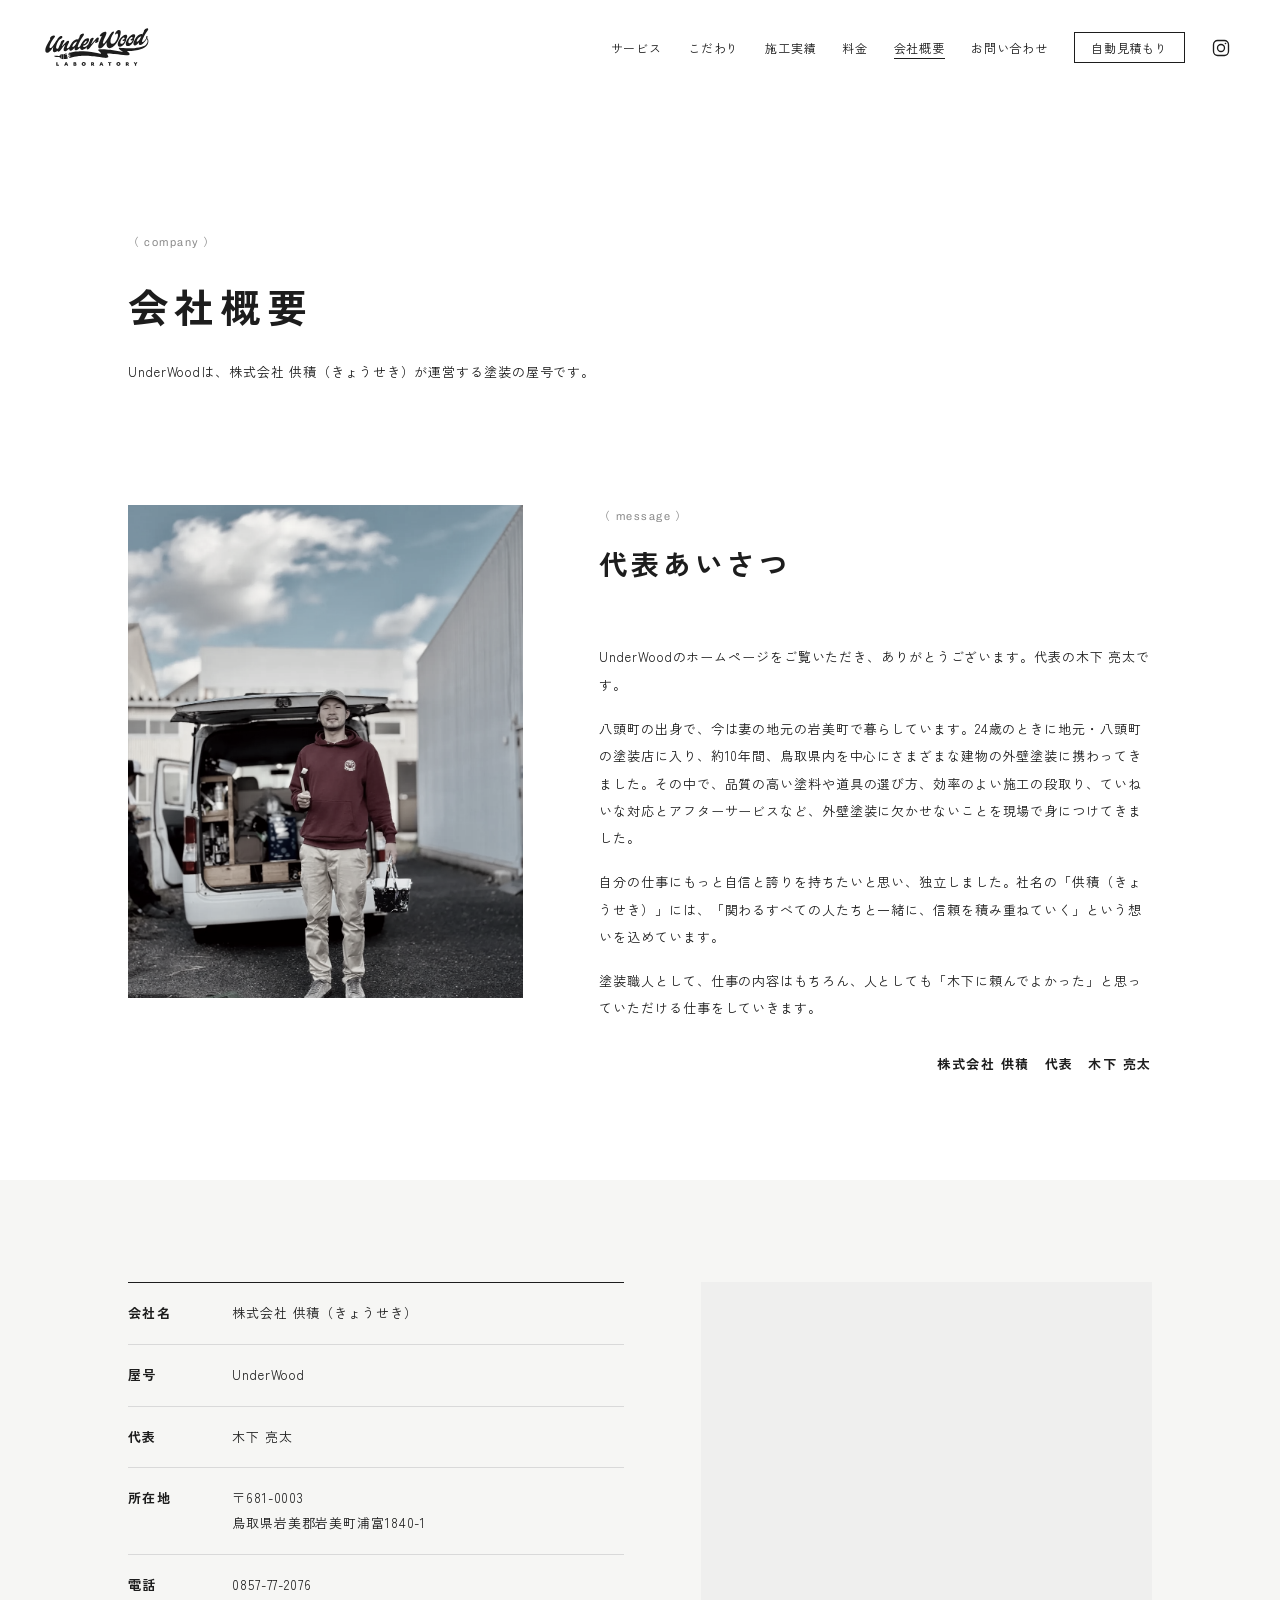
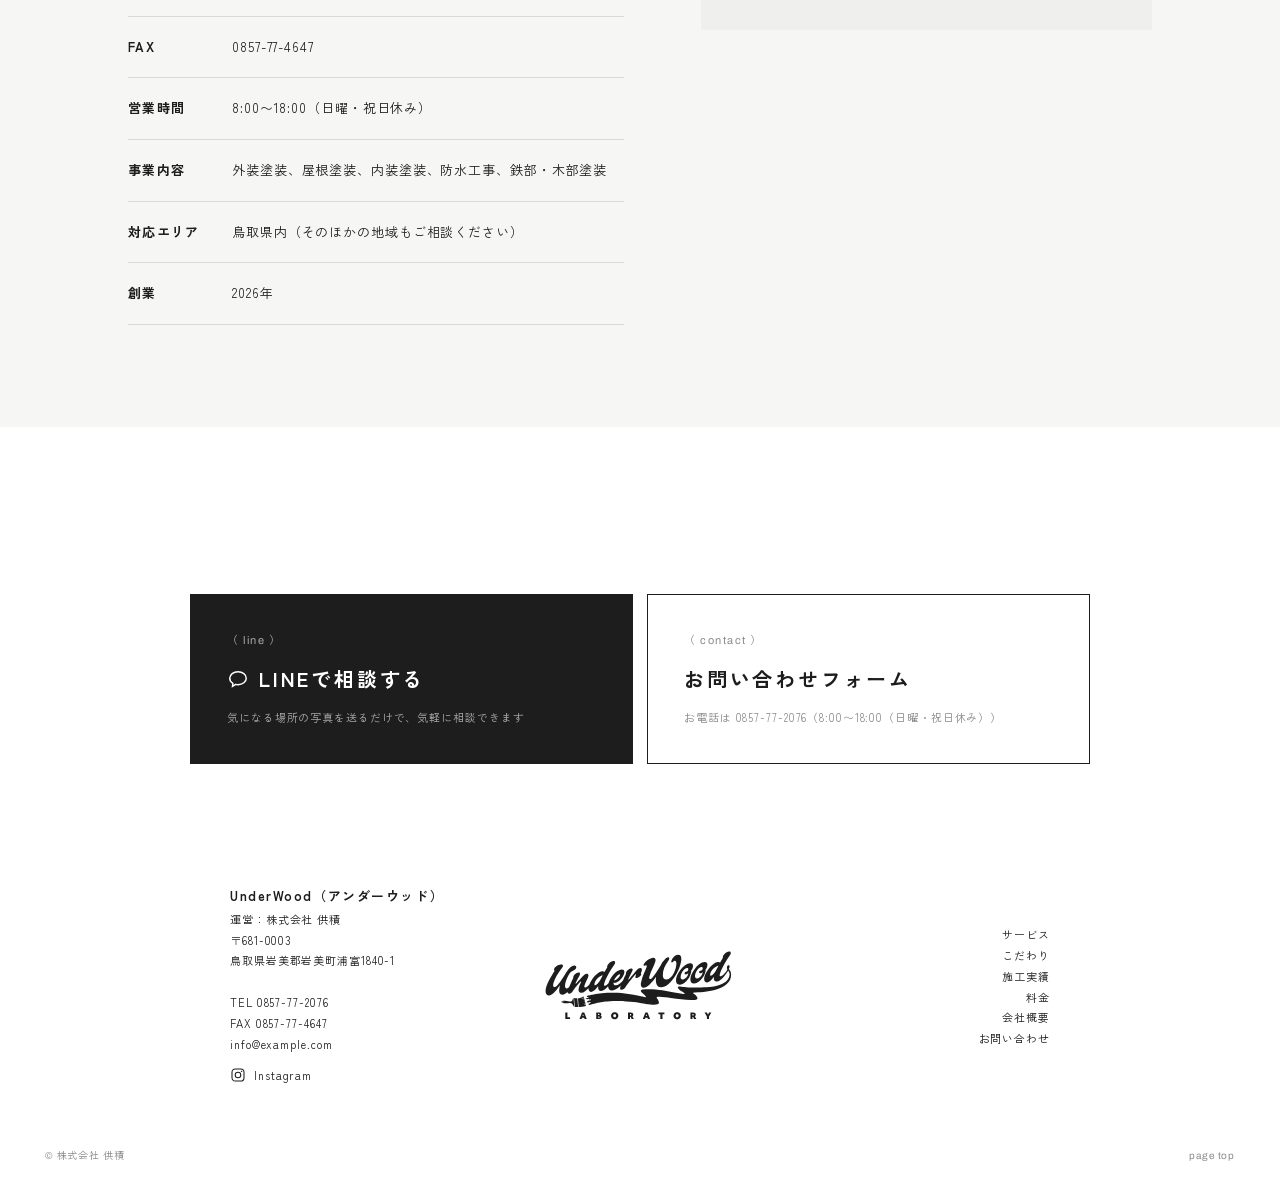
<file: company.html>
<!DOCTYPE html>
<html lang="ja">
<head>
<meta charset="utf-8">
<meta name="viewport" content="width=device-width, initial-scale=1">
<title>会社概要｜UnderWood</title>
<meta name="description" content="株式会社 供積（UnderWood）の会社概要。所在地、営業時間、対応エリア。">
<link rel="preconnect" href="https://fonts.googleapis.com">
<link rel="preconnect" href="https://fonts.gstatic.com" crossorigin>
<link href="https://fonts.googleapis.com/css2?family=Archivo:wdth,wght@62..125,400;62..125,600&family=Zen+Kaku+Gothic+New:wght@400;700&display=swap" rel="stylesheet">
<link rel="stylesheet" href="assets/style.css">
</head>
<body>
<a class="visually-hidden" href="#main">本文へ移動</a>
<header class="hd">
  <a class="brand" href="index.html"><svg viewBox="40 140 870 330" role="img" aria-label="UnderWood"><path d="M726.16,329.91c61.43.59,167.86-16.65,166.75-80.91-.28-5.92-.76-11.99-3.81-17.39-.5-.97-4.63-7.22-6.91-9.18,1.44-2.65,2.44-4.18,3.26-6.98.74-2.62.92-6.55-.17-8.42-1.16-2.01-4.07-2.37-6.17-1.16-2.1,1.49-5.18,4.73-5.16,10.24.02,4.24.66,5.32,2.08,8.56-.84,1.42-1.69,2.8-2.55,4.15,1.16,1.65,2.21,3.36,3.23,5.11.76-1.25,1.47-2.44,2.1-3.54.31-.45.54-.9.74-1.33,2.23,2.36,5.72,10.08,6.27,13.46,1.37,6.1-.8,16.13-3.31,20.3-7.67,14.38-12.79,19.25-31.51,28.52-24.7,12.23-48.61,12.65-73.4,15-25.62,1.73-64.95,1.82-90.61-.59-10.05-.95-15.18-1.23-28.45-3.15-19.87-2.91-5.16,14.64,5.18,20.25,6.95,3.76,26.71,16.22,10.67,14.05-32.22-4.35-64.52-11.24-96.58-16.6-20.72-3.45-49.05-6.25-72.99-5.37-19.2.69-37.68.9-16.16,19.52,30.94,26.77,4.65,15.32-19.21,11.04-15.14-2.7-31.5-5.86-46.72-8.14-26.68-4.18-52.11-6.55-80.21-5.46-7.22.28-22.25.32-42.64,2.14-12.51,1.11-21.53,2.84-37.56,5.62-7.96,1.38-26.53,5.84-26.53,5.84-1.68.49-4.58,1.81-3.95,4.15.47,1.77,2.02,2.02,4.37,1.46,1.39-.29,4.28-.35,4.59.9.66,2.7-7.74,3.39-8.99,3.65-1.89.36-3.97,1.62-3.38,3.65.53,1.84,2.91,2.21,4.94,1.69l4.35-1.06c1.84-.71,2.98-.68,3.58.93.3.79.69,2.03,2.14,1.77,1.18-.21,2.04-.92,3.56-1.17,1.52-.25,2.44.24,2.86,1.13.41.87-.05,2.8-1.59,3.14-4.4.95-8.22,2.03-12.75,3.69-2.74,1.07-3.39,3.36-3.1,4.89.31,1.58,3.34,2.29,5.13,1.67,2.51-.54,5.22-1.85,7.75-2.38,1.62-.6,3.1,0,3.81,1.55.46,1-.72,2.98-2.74,3.81-1.18.26-4.07,1.17-5.24,1.43-1.56.55-2.86,3.34-1.43,5.24,1,1.33,3.22,2.15,5.01,1.55,29.91-9.16,47.91-13.21,65.03-15.06,29.11-2.89,34.12-3.49,70.17-3.51,17.22,0,48.45,3.27,66.18,5.27,36.31,4.1,57.61,10.78,87.27,12.41,12.53.76,29.24.14,28.93-8.71-.31-8.73-4.28-14-9.58-21.17-9.2-12.44,39.9-3.81,63.15-1,37.18,4.49,61.31,7.4,93.03,9.18,19.11,1.09,36.43-1.47,27.81-14.08-3.71-5.41-6.84-8.18-14.64-14.03-4.8-3.59-5.01-7.59,4.14-6.55Z"/><path d="M239.47,309c-.1,1.09-.15,2.15-.15,3.15,0,8.1,3.44,15.94,12.55,15.26,10.12-.76,23.29-13.08,32.4-26.52,0,0-.61,4.91-.61,7.54,0,8.5,3.64,15.92,13.77,15.17,10.77-.81,22.19-10.67,31.83-22.02.4,11.54,6.48,20.16,18.99,19.22,11-.82,25.64-8.65,39.5-23.05-.47,1.11-.95,2.24-1.44,3.39-1.42,3.55-2.23,6.65-2.23,9.28,0,4.25,2.03,7.14,6.28,6.82q.2-.02.41-.03c7.69-.78,13.36-4.44,17.82-11.26,12.55-18.96,38.07-50.43,44.75-57.21,1.21-1.1,2.23-1.58,2.83-1.63.81-.06,1.01.33,1.01,1.14,0,1.42-.81,3.7-1.21,4.14-1.01,2.3-1.62,4.78-1.62,6.6,0,3.04,1.62,5.14,5.27,4.87,6.88-.52,21.87-10.55,21.87-17.43,0-1.82-1.82-1.28-1.82-3.51,0-1.62,1.01-3.72,2.23-6.65,1.42-3.55,2.23-6.85,2.23-9.68,0-5.47-2.23-8.74-7.9-8.32-4.25.32-10.12,3.19-16.2,9.51-7.09,7.62-32.19,38.45-35.43,42.14-1.01,1.29-2.03,1.77-2.63,1.82-.41.03-.61-.16-.61-.76,0-.81.61-1.87.61-2.27,3.65-6.95,12.15-24.19,17.62-35.33,1.42-3.14,2.23-5.63,2.23-7.86,0-4.45-3.24-5.83-7.09-5.54-4.66.35-11.74,3.11-17.41,9.61-2.83,3.25-6.48,8.79-6.48,13.44,0,1.01.2,1.81.4,2.6,0,0-4.08,7.81-13.21,28.43-10.16,13.34-22.82,22.65-33.15,23.43-7.7.58-10.73-4.46-10.73-11.34v-1.01c1.42.3,3.24.57,5.06.43,6.07-.46,14.17-3.89,22.47-10.79,12.76-10.67,22.27-27.58,22.27-38.72,0-8.3-5.06-11.97-12.96-11.38-10.12.76-25.11,8.56-40.7,27.75-9.76,12.09-16.36,24.68-19.3,35.77-6.29,7.03-11.86,10.71-15.52,10.98l-.2.02c-3.65.27-4.66-2.28-4.66-4.91,0-1.62.41-3.47.81-4.92,2.83-11.35,8.71-24.14,13.97-34.05,10.93-20.86,24.9-40.94,32.8-53.07,2.23-3.41,3.24-6.72,3.24-9.35,0-5.06-3.65-7.02-8.3-6.67-6.07.46-14.38,4.72-21.46,12.14-4.25,4.57-6.68,9.81-6.68,13.66,0,.81.2,1.6.41,2.4-4.66,7.43-8.91,14.84-12.96,21.82-2.63-2.23-6.07-3.19-9.92-2.9-14.78,1.11-36.24,19.11-52.24,46.43-2.52,4.23-4.55,8.27-6.16,12.09-5.99,7.56-13.47,14.89-19.96,15.38-3.04.23-4.05-1.72-4.05-3.95,0-1.42.41-3.27.81-4.51,3.24-11.18,12.15-29.66,14.58-34.09,2.23-4.22,3.64-8.78,3.64-12.42,0-5.27-3.24-8.46-8.5-8.07-4.45.33-9.92,3.38-15.19,8.83-7.29,7.63-29.16,31.74-32.4,35.43-1.21,1.3-2.02,1.77-2.43,1.8-.61.05-.61-.36-.61-.76,0-.81.41-1.85.41-2.26,2.43-6.05,11.95-24.58,17.82-35.35,1.62-2.95,2.43-5.45,2.43-7.67,0-4.45-3.24-6.03-7.29-5.73-4.46.33-11.54,3.09-17.41,9.6-2.63,3.03-6.68,9-6.68,13.66,0,.81.2,1.6.41,2.4,0,0-6.04,11.26-19.36,42.4-3.17,3.22-6.71,5.1-10,5.35-7.09.53-8.5-6.25-8.5-12.32,0-8.91,3.24-21.91,9.72-35.75,11.34-24.74,18.02-30.71,30.98-35.93,7.09-2.76,10.73-8.5,10.73-13.36s-3.24-8.46-9.92-7.96c-12.35.93-25.11,15.45-31.38,25.23-4.86,7.25-9.52,14.28-13.97,21.29-11.95,19.12-24.3,37.66-33.81,46.87-3.64,3.31-7.09,5.19-9.92,5.4-5.27.39-6.88-3.94-6.88-8.8,0-3.04.61-6.32,1.21-8.6,5.47-20.86,20.65-46.09,40.7-72.29,2.23-3,3.24-5.51,3.24-7.73,0-4.05-3.85-6.19-10.12-5.72-5.87.44-13.57,3.04-21.66,8.91-6.68,4.55-9.32,10.21-9.32,14.26,0,2.63,1.01,4.58,2.84,5.26-14.17,22.52-41.71,66.09-41.71,93.22,0,11.13,4.25,20.74,16,19.86,13.77-1.03,27.54-17.25,35.64-27.37,3.65-4.73,8.91-11.8,14.38-19.5-2.03,7.85-3.64,16.27-3.64,24.37,0,10.93,3.24,19.8,15.19,18.91,8.04-.6,16.19-5.78,23.14-12.47.29,5.01,3.26,8.27,8.45,7.88,5.47-.41,10.12-2.98,14.38-9.58,12.35-18.94,28.95-38.21,35.03-44.13,1.42-1.32,2.63-2.02,3.44-2.08.81-.06,1.01.33,1.01,1.14,0,1.21-.81,3.3-1.21,3.74-4.25,9.43-10.73,23.07-10.73,33.4,0,7.9,3.44,14.32,13.16,13.59,11.26-.84,22.96-11,32.74-22.6ZM357.98,270.87c6.28-11.81,18.22-24.24,23.89-24.67,1.42-.11,2.43.63,2.43,2.25,0,3.04-3.04,8.73-6.48,12.63-4.05,4.35-11.74,11.61-21.46,13.76.41-1.45,1.01-2.71,1.62-3.97ZM282.05,263.8c7.69-7.86,16.2-11.94,22.48-13.22-4.66,10.47-11.95,23.98-15.39,29.3-5.47,7.9-13.16,16.17-18.63,16.58-3.04.23-3.85-1.53-3.85-4.37,0-5.67,4.45-16.94,15.39-28.28Z"/><path d="M480.04,284.93c-.61,2.88-.81,5.53-.81,7.96,0,10.93,4.66,16.05,13.16,15.41,7.29-.54,16.6-5.29,26.12-14.1,11.74-10.8,20.85-22.01,30.57-36.1-.61,4.3-1.01,9.19-1.01,14.05,0,17.61,5.47,36.03,26.52,34.46,29.76-2.23,56.69-40.89,69.65-64.54,9.52-17.72,20.65-46.29,20.65-66.54,0-11.54-4.45-19.31-16.4-18.41-10.93.82-23.08,10.03-29.16,27.09-.61,1.67-.81,2.9-.81,4.11,0,2.63,1.62,4.53,4.05,4.35,2.03-.15,4.25-2.14,5.67-4.07,1.82-2.36,4.25-3.36,6.08-3.49,6.48-.49,7.9,7.3,7.9,12.37v1.01c0,22.88-17.41,70.14-45.36,72.24-9.32.7-16.81-6.03-16.81-20,.2-23.91,10.12-43.68,23.69-63.53,4.05-5.97,5.67-10.35,5.67-13.38,0-3.24-2.03-4.91-5.27-4.67-12.15.91-27.34,25.74-32.8,34.65-10.93,17.83-23.28,38.59-38.67,57.36-4.05,4.76-7.9,7.27-10.73,7.49-3.44.26-4.45-2.5-4.45-5.54,0-2.23.61-4.7,1.01-6.15,7.49-27.49,20.65-45.08,26.93-67.21.81-2.89,1.21-5.35,1.21-7.78,0-7.09-3.24-11.7-10.93-11.13l-.2.02c-9.92.74-27.54,8.95-41.51,27.2-1.62,2.15-2.23,4.22-2.23,6.04,0,2.43,1.42,4.15,3.85,3.96,3.24-.24,4.86-2.79,7.69-3.01,1.82-.14,3.24,1.17,3.24,3.81,0,1.21-.4,2.46-.81,4.11-6.48,18.91-19.64,40.14-25.72,71.98Z"/><path d="M640.38,274.28c0,11.94,5.47,21.05,18.02,20.11,11.95-.89,27.94-10.8,39.48-28.67,6.68-10.22,12.35-22.99,12.35-35.14v-.81c5.47-7.29,8.1-14.98,8.1-21.06,0-8.71-4.66-13.42-13.16-12.78-14.58,1.09-31.18,12.26-47.38,34.73-12.55,17.54-17.41,32.69-17.41,43.62ZM671.16,233.1c7.49-10.68,14.78-14.47,19.64-14.83,3.64-.27,6.08,1.57,6.08,5.42,0,6.07-4.25,11.05-10.33,11.5l-.41.03c-3.65.27-6.28,3.31-6.28,6.54,0,3.65,2.43,5.69,6.28,5.4,1.62-.12,3.64-.68,5.87-1.86,1.62-1.13,3.44-2.08,4.86-3.2-.81,5.12-2.63,10.93-5.67,15.2-5.67,8.12-13.36,12.74-19.44,13.2-7.29.55-10.12-4.51-10.12-11.19,0-7.29,3.24-17.25,9.52-26.22Z"/><path d="M724.41,289.44c11.95-.89,27.94-10.8,39.48-28.67,6.68-10.22,12.35-22.99,12.35-35.14v-.81c5.47-7.29,8.1-14.98,8.1-21.06,0-8.71-4.66-13.42-13.16-12.78-14.58,1.09-31.18,12.26-47.38,34.73-12.55,17.54-17.41,32.69-17.41,43.62,0,11.94,5.47,21.05,18.02,20.11ZM737.17,228.15c7.49-10.68,14.78-14.47,19.64-14.83,3.64-.27,6.08,1.57,6.08,5.42,0,6.07-4.25,11.05-10.33,11.5q-.2.02-.4.03c-3.64.27-6.28,3.31-6.28,6.54,0,3.65,2.43,5.69,6.28,5.4,1.62-.12,3.64-.68,5.87-1.86,1.62-1.13,3.44-2.08,4.86-3.2-.81,5.12-2.63,10.93-5.67,15.2-5.67,8.12-13.36,12.74-19.44,13.2-7.29.54-10.12-4.51-10.12-11.19,0-7.29,3.24-17.25,9.52-26.22Z"/><path d="M782.01,283.98c10.12-.74,23.28-13.08,32.4-26.51,0,0-.62,4.9-.62,7.54,0,8.51,3.66,15.92,13.77,15.16,19.66-1.46,41.46-33.09,50.69-48.87-.96-1.9-1.91-3.81-2.77-5.75-10.95,18.26-23.97,29.74-29.9,30.19l-.19.02c-3.66.28-4.66-2.29-4.66-4.92,0-1.61.4-3.46.81-4.92,2.82-11.35,8.7-24.13,13.96-34.04,10.93-20.86,24.91-40.94,32.81-53.08,2.22-3.4,3.22-6.72,3.22-9.36,0-5.06-3.64-7.02-8.3-6.65-6.06.45-14.36,4.71-21.46,12.13-4.24,4.57-6.67,9.82-6.67,13.67,0,.8.19,1.59.4,2.39-4.66,7.43-8.9,14.85-12.96,21.83-2.63-2.23-6.06-3.19-9.93-2.91-14.78,1.11-36.24,19.13-52.23,46.43-7.69,12.94-10.93,24.12-10.93,32.41s3.45,15.94,12.56,15.25ZM812.17,220.38c7.69-7.87,16.2-11.94,22.47-13.22-4.64,10.46-11.94,23.98-15.38,29.3-5.47,7.9-13.17,16.16-18.62,16.58-3.03.23-3.85-1.54-3.85-4.37,0-5.68,4.45-16.94,15.38-28.29Z"/><path d="M220.11,359.73l-1.12-4.07c-4.47,2.24-8.99,4.46-14.53,4.65,3.89-1.59,7.49-2.69,10.67-4.95l3.15-2.23-.87-3.04-1.05.27c.35-.56.58-1.17.29-1.54-.44-.57-1.31-.95-1.74-.57-4.79,4.28-11.91,6.7-18.54,7.87l-5.33.71c-.14.31-.06.94-.02,1.39l.87,10.04.91,10.67.89,10.35.63,7.04c10.07.44,19.62-.66,28.68-3.52,1.5-.47,2.97-.97,4.04-1.97,1.58-1.46.18-4.86.26-4.86l-.7.06c-2.83.25-5.31,1.51-8.3,1.15,3.05-.98,5.81-1.52,8.49-2.92l-1.36-4.55c-4.23,1.79-8.44,3.23-13.33,3.17,3.73-1.24,7.18-2.07,10.34-3.91l2.45-1.65-1.42-4.82c-2.45.41-4.44,1.52-7.08,1.21l6.76-2.58-2.55-9.72c-2.51.82-4.77,1.45-7.23,2-.71.16-1.46.21-2.26-.05,3.22-.99,6.01-1.97,8.98-3.63Z"/><path d="M164.03,367.67c1.84-2.3,2.64-5.09,3.27-7.95.39-1.79,1.64-3.19,3.68-3l3.27,38.21c-1.6.3-3.67-1.71-4.31-3.52-2.53-7.18-7.3-13.04-15.36-13.15-2.96-.04-5.72.54-8.64.84-9.52.97-17.28.66-26.94-2.29-2.09-.64-3.27-2.19-3.34-4.1s.87-3.08,2.76-3.47c11.46-2.35,20.45-1.01,32.41,1.81,5.38,1.27,10.16.4,13.19-3.39ZM119.52,371.64c-.35.19-.79.87-.8,1.24-.02.41.5,1.25.97,1.57,1.33.9,3.07,1.02,4.29.35.6-.33,1.11-1.14.92-1.71-.56-1.68-3.61-2.41-5.38-1.46Z"/><path d="M186.47,356.5l-5.25-.37-8.03-.34.8,9.45.84,9.73.91,10.67.89,10.51,6.94.42,5.64.26c.57.03,1.8-.24,2-.71.51-1.16.12-2.43.02-3.62l-.43-5.03-.34-3.94-.87-10.2-.94-11.12-.34-3.98c-.05-.59-1.09-1.69-1.83-1.74Z"/><path d="M133.03,421.61h9.76v22.51h12.07v7.77h-21.84v-30.28Z"/><path d="M209.77,421.61h9.96l11.71,30.28h-10.16l-1.91-6.26h-9.84l-1.91,6.26h-9.52l11.68-30.28ZM217.18,438.47l-2.71-8.89-2.75,8.89h5.46Z"/><path d="M274.88,421.61h12.27c7.41,0,11.12,2.62,11.12,7.85,0,1.38-.3,2.62-.9,3.73-.6,1.1-1.43,1.96-2.49,2.57,1.54.48,2.76,1.36,3.65,2.65.89,1.29,1.33,2.82,1.33,4.6,0,5.92-3.84,8.89-11.52,8.89h-13.47v-30.28ZM286.47,433.64c2.1,0,3.15-.93,3.15-2.79s-1.05-2.79-3.15-2.79h-3.03v5.58h3.03ZM287.59,445.44c2.1,0,3.15-.93,3.15-2.79s-1.05-2.79-3.15-2.79h-4.14v5.58h4.14Z"/><path d="M359.43,452.53c-2.47,0-4.73-.39-6.77-1.16-2.05-.77-3.81-1.86-5.3-3.27s-2.64-3.08-3.45-5c-.81-1.93-1.22-4.05-1.22-6.36s.42-4.34,1.26-6.25c.84-1.91,2.01-3.58,3.53-5s3.29-2.53,5.32-3.33,4.24-1.19,6.63-1.19,4.73.38,6.77,1.16c2.04.77,3.81,1.86,5.3,3.27,1.49,1.41,2.64,3.07,3.45,5,.81,1.93,1.22,4.04,1.22,6.35s-.42,4.34-1.26,6.26c-.84,1.91-2.01,3.58-3.53,5-1.51,1.42-3.29,2.53-5.32,3.33-2.03.8-4.24,1.2-6.63,1.2ZM366.17,436.79c0-1.43-.29-2.7-.86-3.8-.57-1.1-1.36-1.97-2.37-2.59-1.01-.62-2.18-.94-3.51-.94s-2.46.31-3.49.92-1.82,1.46-2.39,2.55c-.57,1.09-.86,2.35-.86,3.79s.29,2.7.86,3.8c.57,1.1,1.36,1.97,2.37,2.59,1.01.62,2.18.94,3.51.94s2.5-.3,3.51-.92c1.01-.61,1.8-1.47,2.37-2.57.57-1.1.86-2.36.86-3.76Z"/><path d="M420.4,421.61h11.87c3.93,0,6.98.94,9.15,2.83,2.16,1.89,3.25,4.53,3.25,7.93,0,1.65-.39,3.15-1.16,4.52-.77,1.37-1.74,2.53-2.91,3.49l6.97,11.52h-10.48l-4.42-8.85h-3.07v8.85h-9.2v-30.28ZM431,436.11c2.92,0,4.38-1.27,4.38-3.83,0-1.3-.35-2.25-1.04-2.85-.69-.6-1.81-.89-3.35-.89h-1.39v7.57h1.39Z"/><path d="M500.09,421.61h9.96l11.71,30.28h-10.16l-1.91-6.26h-9.84l-1.91,6.26h-9.52l11.68-30.28ZM507.5,438.47l-2.71-8.89-2.75,8.89h5.46Z"/><path d="M568.71,429.38h-8.89v-7.77h27.53v7.77h-8.89v22.51h-9.76v-22.51Z"/><path d="M645.73,452.53c-2.47,0-4.73-.39-6.77-1.16s-3.81-1.86-5.3-3.27c-1.49-1.41-2.64-3.08-3.45-5-.81-1.93-1.22-4.05-1.22-6.36s.42-4.34,1.26-6.25c.84-1.91,2.01-3.58,3.53-5,1.51-1.42,3.29-2.53,5.32-3.33s4.24-1.19,6.63-1.19,4.73.38,6.77,1.16c2.05.77,3.81,1.86,5.3,3.27,1.49,1.41,2.64,3.07,3.45,5,.81,1.93,1.21,4.04,1.21,6.35s-.42,4.34-1.26,6.26c-.84,1.91-2.01,3.58-3.53,5-1.51,1.42-3.29,2.53-5.32,3.33-2.03.8-4.24,1.2-6.64,1.2ZM652.46,436.79c0-1.43-.28-2.7-.86-3.8-.57-1.1-1.36-1.97-2.37-2.59-1.01-.62-2.18-.94-3.51-.94s-2.46.31-3.49.92c-1.02.61-1.82,1.46-2.39,2.55-.57,1.09-.86,2.35-.86,3.79s.28,2.7.86,3.8c.57,1.1,1.36,1.97,2.37,2.59,1.01.62,2.18.94,3.51.94s2.5-.3,3.51-.92c1.01-.61,1.8-1.47,2.37-2.57.57-1.1.86-2.36.86-3.76Z"/><path d="M706.69,421.61h11.87c3.93,0,6.98.94,9.14,2.83s3.25,4.53,3.25,7.93c0,1.65-.39,3.15-1.16,4.52-.77,1.37-1.74,2.53-2.91,3.49l6.97,11.52h-10.48l-4.42-8.85h-3.07v8.85h-9.2v-30.28ZM717.29,436.11c2.92,0,4.38-1.27,4.38-3.83,0-1.3-.35-2.25-1.04-2.85-.69-.6-1.81-.89-3.35-.89h-1.39v7.57h1.39Z"/><path d="M771.33,421.61h10.72l4.94,10.72,4.94-10.72h10.48l-10.76,18.25v12.03h-9.56v-12.03l-10.76-18.25Z"/></svg></a>
  <nav id="nav" aria-label="メインメニュー"><ul><li><a href="service.html">サービス</a></li><li><a href="commitment.html">こだわり</a></li><li><a href="works.html">施工実績</a></li><li><a href="price.html">料金</a></li><li><a href="company.html" aria-current="page">会社概要</a></li><li><a href="contact.html">お問い合わせ</a></li><li><a class="cta" href="price.html">自動見積もり</a></li></ul></nav>
  <a class="ig" href="https://www.instagram.com/underwood_paint/" target="_blank" rel="noopener" aria-label="UnderWoodのInstagram（新しいタブで開きます）"><svg viewBox="0 0 24 24" width="20" height="20" fill="none" stroke="currentColor" stroke-width="1.6" aria-hidden="true"><rect x="3" y="3" width="18" height="18" rx="5"/><circle cx="12" cy="12" r="4.2"/><circle cx="17.4" cy="6.6" r="1" fill="currentColor" stroke="none"/></svg></a>
  <button class="menu-btn" type="button" aria-expanded="false" aria-controls="nav">メニュー</button>
</header>
<main id="main">
<section class="page-head">
  <div class="wrap"><span class="en">COMPANY</span><h1>会社概要</h1><p>UnderWoodは、株式会社 供積（きょうせき）が運営する塗装の屋号です。</p></div>
  <svg class="stroke" viewBox="220 195 680 200" aria-hidden="true"><path d="M726.16,329.91c61.43.59,167.86-16.65,166.75-80.91-.28-5.92-.76-11.99-3.81-17.39-.5-.97-4.63-7.22-6.91-9.18,1.44-2.65,2.44-4.18,3.26-6.98.74-2.62.92-6.55-.17-8.42-1.16-2.01-4.07-2.37-6.17-1.16-2.1,1.49-5.18,4.73-5.16,10.24.02,4.24.66,5.32,2.08,8.56-.84,1.42-1.69,2.8-2.55,4.15,1.16,1.65,2.21,3.36,3.23,5.11.76-1.25,1.47-2.44,2.1-3.54.31-.45.54-.9.74-1.33,2.23,2.36,5.72,10.08,6.27,13.46,1.37,6.1-.8,16.13-3.31,20.3-7.67,14.38-12.79,19.25-31.51,28.52-24.7,12.23-48.61,12.65-73.4,15-25.62,1.73-64.95,1.82-90.61-.59-10.05-.95-15.18-1.23-28.45-3.15-19.87-2.91-5.16,14.64,5.18,20.25,6.95,3.76,26.71,16.22,10.67,14.05-32.22-4.35-64.52-11.24-96.58-16.6-20.72-3.45-49.05-6.25-72.99-5.37-19.2.69-37.68.9-16.16,19.52,30.94,26.77,4.65,15.32-19.21,11.04-15.14-2.7-31.5-5.86-46.72-8.14-26.68-4.18-52.11-6.55-80.21-5.46-7.22.28-22.25.32-42.64,2.14-12.51,1.11-21.53,2.84-37.56,5.62-7.96,1.38-26.53,5.84-26.53,5.84-1.68.49-4.58,1.81-3.95,4.15.47,1.77,2.02,2.02,4.37,1.46,1.39-.29,4.28-.35,4.59.9.66,2.7-7.74,3.39-8.99,3.65-1.89.36-3.97,1.62-3.38,3.65.53,1.84,2.91,2.21,4.94,1.69l4.35-1.06c1.84-.71,2.98-.68,3.58.93.3.79.69,2.03,2.14,1.77,1.18-.21,2.04-.92,3.56-1.17,1.52-.25,2.44.24,2.86,1.13.41.87-.05,2.8-1.59,3.14-4.4.95-8.22,2.03-12.75,3.69-2.74,1.07-3.39,3.36-3.1,4.89.31,1.58,3.34,2.29,5.13,1.67,2.51-.54,5.22-1.85,7.75-2.38,1.62-.6,3.1,0,3.81,1.55.46,1-.72,2.98-2.74,3.81-1.18.26-4.07,1.17-5.24,1.43-1.56.55-2.86,3.34-1.43,5.24,1,1.33,3.22,2.15,5.01,1.55,29.91-9.16,47.91-13.21,65.03-15.06,29.11-2.89,34.12-3.49,70.17-3.51,17.22,0,48.45,3.27,66.18,5.27,36.31,4.1,57.61,10.78,87.27,12.41,12.53.76,29.24.14,28.93-8.71-.31-8.73-4.28-14-9.58-21.17-9.2-12.44,39.9-3.81,63.15-1,37.18,4.49,61.31,7.4,93.03,9.18,19.11,1.09,36.43-1.47,27.81-14.08-3.71-5.41-6.84-8.18-14.64-14.03-4.8-3.59-5.01-7.59,4.14-6.55Z"/></svg>
</section>
<section class="sec" id="greeting" style="padding-top:56px">
  <div class="wrap greeting">
    <div class="photo tall face"><img src="assets/img/kinoshita.webp" alt="代表の木下 亮太" loading="lazy"></div>
    <div>
      <div class="sec-head"><span class="en">MESSAGE</span><h2>代表あいさつ</h2></div>
      <p>UnderWoodのホームページをご覧いただき、ありがとうございます。代表の木下 亮太です。</p>
      <p>八頭町の出身で、今は妻の地元の岩美町で暮らしています。24歳のときに地元・八頭町の塗装店に入り、約10年間、鳥取県内を中心にさまざまな建物の外壁塗装に携わってきました。その中で、品質の高い塗料や道具の選び方、効率のよい施工の段取り、ていねいな対応とアフターサービスなど、外壁塗装に欠かせないことを現場で身につけてきました。</p>
      <p>自分の仕事にもっと自信と誇りを持ちたいと思い、独立しました。社名の「供積（きょうせき）」には、「関わるすべての人たちと一緒に、信頼を積み重ねていく」という想いを込めています。</p>
      <p>塗装職人として、仕事の内容はもちろん、人としても「木下に頼んでよかった」と思っていただける仕事をしていきます。</p>
      <p class="sign">株式会社 供積　代表　木下 亮太</p>
    </div>
  </div>
</section>
<section class="sec" style="background:var(--white)">
  <div class="wrap split" style="align-items:start">
    <table class="info"><tbody>
      <tr><th>会社名</th><td>株式会社 供積（きょうせき）</td></tr>
      <tr><th>屋号</th><td>UnderWood</td></tr>
      <tr><th>代表</th><td>木下 亮太</td></tr>
      <tr><th>所在地</th><td>〒681-0003<br>鳥取県岩美郡岩美町浦富1840-1</td></tr>
      <tr><th>電話</th><td>0857-77-2076</td></tr>
      <tr><th>FAX</th><td>0857-77-4647</td></tr>
      <tr><th>営業時間</th><td>8:00〜18:00（日曜・祝日休み）</td></tr>
      <tr><th>事業内容</th><td>外装塗装、屋根塗装、内装塗装、防水工事、鉄部・木部塗装</td></tr>
      <tr><th>対応エリア</th><td>鳥取県内（そのほかの地域もご相談ください）</td></tr>
      <tr><th>創業</th><td>2026年</td></tr>
    </tbody></table>
    <div class="map"><iframe title="UnderWoodの所在地の地図" src="https://www.google.com/maps?q=鳥取県岩美郡岩美町浦富1840-1&output=embed" loading="lazy" referrerpolicy="no-referrer-when-downgrade"></iframe></div>
  </div>
</section>
<div class="cta2">
  <a class="cta-line" href="contact.html#line" data-line-pending>
    <span class="label">line</span>
    <strong><svg viewBox="0 0 24 24" width="22" height="22" fill="none" stroke="currentColor" stroke-width="1.6" aria-hidden="true"><path d="M12 4C7 4 3 7.2 3 11.2c0 2.3 1.3 4.3 3.4 5.6L6 20l3.6-2.1c.8.2 1.6.3 2.4.3 5 0 9-3.2 9-7.1S17 4 12 4Z"/></svg>LINEで相談する</strong>
    <small>気になる場所の写真を送るだけで、気軽に相談できます</small>
  </a>
  <a class="cta-form" href="contact.html">
    <span class="label">contact</span>
    <strong>お問い合わせフォーム</strong>
    <small>お電話は 0857-77-2076（8:00〜18:00（日曜・祝日休み））</small>
  </a>
</div>
</main>
<footer>
  <div class="ft">
    <address style="font-style:normal"><strong style="font-size:13px;letter-spacing:.12em">UnderWood（アンダーウッド）</strong><br>運営：株式会社 供積<br>〒681-0003<br>鳥取県岩美郡岩美町浦富1840-1<br><br>TEL <a href="tel:0857772076">0857-77-2076</a><br>FAX 0857-77-4647<br>info@example.com<br><a class="ig-text" href="https://www.instagram.com/underwood_paint/" target="_blank" rel="noopener"><svg viewBox="0 0 24 24" width="20" height="20" fill="none" stroke="currentColor" stroke-width="1.6" aria-hidden="true"><rect x="3" y="3" width="18" height="18" rx="5"/><circle cx="12" cy="12" r="4.2"/><circle cx="17.4" cy="6.6" r="1" fill="currentColor" stroke="none"/></svg>Instagram</a></address>
    <a class="brand" href="index.html"><svg viewBox="40 140 870 330" role="img" aria-label="UnderWood"><path d="M726.16,329.91c61.43.59,167.86-16.65,166.75-80.91-.28-5.92-.76-11.99-3.81-17.39-.5-.97-4.63-7.22-6.91-9.18,1.44-2.65,2.44-4.18,3.26-6.98.74-2.62.92-6.55-.17-8.42-1.16-2.01-4.07-2.37-6.17-1.16-2.1,1.49-5.18,4.73-5.16,10.24.02,4.24.66,5.32,2.08,8.56-.84,1.42-1.69,2.8-2.55,4.15,1.16,1.65,2.21,3.36,3.23,5.11.76-1.25,1.47-2.44,2.1-3.54.31-.45.54-.9.74-1.33,2.23,2.36,5.72,10.08,6.27,13.46,1.37,6.1-.8,16.13-3.31,20.3-7.67,14.38-12.79,19.25-31.51,28.52-24.7,12.23-48.61,12.65-73.4,15-25.62,1.73-64.95,1.82-90.61-.59-10.05-.95-15.18-1.23-28.45-3.15-19.87-2.91-5.16,14.64,5.18,20.25,6.95,3.76,26.71,16.22,10.67,14.05-32.22-4.35-64.52-11.24-96.58-16.6-20.72-3.45-49.05-6.25-72.99-5.37-19.2.69-37.68.9-16.16,19.52,30.94,26.77,4.65,15.32-19.21,11.04-15.14-2.7-31.5-5.86-46.72-8.14-26.68-4.18-52.11-6.55-80.21-5.46-7.22.28-22.25.32-42.64,2.14-12.51,1.11-21.53,2.84-37.56,5.62-7.96,1.38-26.53,5.84-26.53,5.84-1.68.49-4.58,1.81-3.95,4.15.47,1.77,2.02,2.02,4.37,1.46,1.39-.29,4.28-.35,4.59.9.66,2.7-7.74,3.39-8.99,3.65-1.89.36-3.97,1.62-3.38,3.65.53,1.84,2.91,2.21,4.94,1.69l4.35-1.06c1.84-.71,2.98-.68,3.58.93.3.79.69,2.03,2.14,1.77,1.18-.21,2.04-.92,3.56-1.17,1.52-.25,2.44.24,2.86,1.13.41.87-.05,2.8-1.59,3.14-4.4.95-8.22,2.03-12.75,3.69-2.74,1.07-3.39,3.36-3.1,4.89.31,1.58,3.34,2.29,5.13,1.67,2.51-.54,5.22-1.85,7.75-2.38,1.62-.6,3.1,0,3.81,1.55.46,1-.72,2.98-2.74,3.81-1.18.26-4.07,1.17-5.24,1.43-1.56.55-2.86,3.34-1.43,5.24,1,1.33,3.22,2.15,5.01,1.55,29.91-9.16,47.91-13.21,65.03-15.06,29.11-2.89,34.12-3.49,70.17-3.51,17.22,0,48.45,3.27,66.18,5.27,36.31,4.1,57.61,10.78,87.27,12.41,12.53.76,29.24.14,28.93-8.71-.31-8.73-4.28-14-9.58-21.17-9.2-12.44,39.9-3.81,63.15-1,37.18,4.49,61.31,7.4,93.03,9.18,19.11,1.09,36.43-1.47,27.81-14.08-3.71-5.41-6.84-8.18-14.64-14.03-4.8-3.59-5.01-7.59,4.14-6.55Z"/><path d="M239.47,309c-.1,1.09-.15,2.15-.15,3.15,0,8.1,3.44,15.94,12.55,15.26,10.12-.76,23.29-13.08,32.4-26.52,0,0-.61,4.91-.61,7.54,0,8.5,3.64,15.92,13.77,15.17,10.77-.81,22.19-10.67,31.83-22.02.4,11.54,6.48,20.16,18.99,19.22,11-.82,25.64-8.65,39.5-23.05-.47,1.11-.95,2.24-1.44,3.39-1.42,3.55-2.23,6.65-2.23,9.28,0,4.25,2.03,7.14,6.28,6.82q.2-.02.41-.03c7.69-.78,13.36-4.44,17.82-11.26,12.55-18.96,38.07-50.43,44.75-57.21,1.21-1.1,2.23-1.58,2.83-1.63.81-.06,1.01.33,1.01,1.14,0,1.42-.81,3.7-1.21,4.14-1.01,2.3-1.62,4.78-1.62,6.6,0,3.04,1.62,5.14,5.27,4.87,6.88-.52,21.87-10.55,21.87-17.43,0-1.82-1.82-1.28-1.82-3.51,0-1.62,1.01-3.72,2.23-6.65,1.42-3.55,2.23-6.85,2.23-9.68,0-5.47-2.23-8.74-7.9-8.32-4.25.32-10.12,3.19-16.2,9.51-7.09,7.62-32.19,38.45-35.43,42.14-1.01,1.29-2.03,1.77-2.63,1.82-.41.03-.61-.16-.61-.76,0-.81.61-1.87.61-2.27,3.65-6.95,12.15-24.19,17.62-35.33,1.42-3.14,2.23-5.63,2.23-7.86,0-4.45-3.24-5.83-7.09-5.54-4.66.35-11.74,3.11-17.41,9.61-2.83,3.25-6.48,8.79-6.48,13.44,0,1.01.2,1.81.4,2.6,0,0-4.08,7.81-13.21,28.43-10.16,13.34-22.82,22.65-33.15,23.43-7.7.58-10.73-4.46-10.73-11.34v-1.01c1.42.3,3.24.57,5.06.43,6.07-.46,14.17-3.89,22.47-10.79,12.76-10.67,22.27-27.58,22.27-38.72,0-8.3-5.06-11.97-12.96-11.38-10.12.76-25.11,8.56-40.7,27.75-9.76,12.09-16.36,24.68-19.3,35.77-6.29,7.03-11.86,10.71-15.52,10.98l-.2.02c-3.65.27-4.66-2.28-4.66-4.91,0-1.62.41-3.47.81-4.92,2.83-11.35,8.71-24.14,13.97-34.05,10.93-20.86,24.9-40.94,32.8-53.07,2.23-3.41,3.24-6.72,3.24-9.35,0-5.06-3.65-7.02-8.3-6.67-6.07.46-14.38,4.72-21.46,12.14-4.25,4.57-6.68,9.81-6.68,13.66,0,.81.2,1.6.41,2.4-4.66,7.43-8.91,14.84-12.96,21.82-2.63-2.23-6.07-3.19-9.92-2.9-14.78,1.11-36.24,19.11-52.24,46.43-2.52,4.23-4.55,8.27-6.16,12.09-5.99,7.56-13.47,14.89-19.96,15.38-3.04.23-4.05-1.72-4.05-3.95,0-1.42.41-3.27.81-4.51,3.24-11.18,12.15-29.66,14.58-34.09,2.23-4.22,3.64-8.78,3.64-12.42,0-5.27-3.24-8.46-8.5-8.07-4.45.33-9.92,3.38-15.19,8.83-7.29,7.63-29.16,31.74-32.4,35.43-1.21,1.3-2.02,1.77-2.43,1.8-.61.05-.61-.36-.61-.76,0-.81.41-1.85.41-2.26,2.43-6.05,11.95-24.58,17.82-35.35,1.62-2.95,2.43-5.45,2.43-7.67,0-4.45-3.24-6.03-7.29-5.73-4.46.33-11.54,3.09-17.41,9.6-2.63,3.03-6.68,9-6.68,13.66,0,.81.2,1.6.41,2.4,0,0-6.04,11.26-19.36,42.4-3.17,3.22-6.71,5.1-10,5.35-7.09.53-8.5-6.25-8.5-12.32,0-8.91,3.24-21.91,9.72-35.75,11.34-24.74,18.02-30.71,30.98-35.93,7.09-2.76,10.73-8.5,10.73-13.36s-3.24-8.46-9.92-7.96c-12.35.93-25.11,15.45-31.38,25.23-4.86,7.25-9.52,14.28-13.97,21.29-11.95,19.12-24.3,37.66-33.81,46.87-3.64,3.31-7.09,5.19-9.92,5.4-5.27.39-6.88-3.94-6.88-8.8,0-3.04.61-6.32,1.21-8.6,5.47-20.86,20.65-46.09,40.7-72.29,2.23-3,3.24-5.51,3.24-7.73,0-4.05-3.85-6.19-10.12-5.72-5.87.44-13.57,3.04-21.66,8.91-6.68,4.55-9.32,10.21-9.32,14.26,0,2.63,1.01,4.58,2.84,5.26-14.17,22.52-41.71,66.09-41.71,93.22,0,11.13,4.25,20.74,16,19.86,13.77-1.03,27.54-17.25,35.64-27.37,3.65-4.73,8.91-11.8,14.38-19.5-2.03,7.85-3.64,16.27-3.64,24.37,0,10.93,3.24,19.8,15.19,18.91,8.04-.6,16.19-5.78,23.14-12.47.29,5.01,3.26,8.27,8.45,7.88,5.47-.41,10.12-2.98,14.38-9.58,12.35-18.94,28.95-38.21,35.03-44.13,1.42-1.32,2.63-2.02,3.44-2.08.81-.06,1.01.33,1.01,1.14,0,1.21-.81,3.3-1.21,3.74-4.25,9.43-10.73,23.07-10.73,33.4,0,7.9,3.44,14.32,13.16,13.59,11.26-.84,22.96-11,32.74-22.6ZM357.98,270.87c6.28-11.81,18.22-24.24,23.89-24.67,1.42-.11,2.43.63,2.43,2.25,0,3.04-3.04,8.73-6.48,12.63-4.05,4.35-11.74,11.61-21.46,13.76.41-1.45,1.01-2.71,1.62-3.97ZM282.05,263.8c7.69-7.86,16.2-11.94,22.48-13.22-4.66,10.47-11.95,23.98-15.39,29.3-5.47,7.9-13.16,16.17-18.63,16.58-3.04.23-3.85-1.53-3.85-4.37,0-5.67,4.45-16.94,15.39-28.28Z"/><path d="M480.04,284.93c-.61,2.88-.81,5.53-.81,7.96,0,10.93,4.66,16.05,13.16,15.41,7.29-.54,16.6-5.29,26.12-14.1,11.74-10.8,20.85-22.01,30.57-36.1-.61,4.3-1.01,9.19-1.01,14.05,0,17.61,5.47,36.03,26.52,34.46,29.76-2.23,56.69-40.89,69.65-64.54,9.52-17.72,20.65-46.29,20.65-66.54,0-11.54-4.45-19.31-16.4-18.41-10.93.82-23.08,10.03-29.16,27.09-.61,1.67-.81,2.9-.81,4.11,0,2.63,1.62,4.53,4.05,4.35,2.03-.15,4.25-2.14,5.67-4.07,1.82-2.36,4.25-3.36,6.08-3.49,6.48-.49,7.9,7.3,7.9,12.37v1.01c0,22.88-17.41,70.14-45.36,72.24-9.32.7-16.81-6.03-16.81-20,.2-23.91,10.12-43.68,23.69-63.53,4.05-5.97,5.67-10.35,5.67-13.38,0-3.24-2.03-4.91-5.27-4.67-12.15.91-27.34,25.74-32.8,34.65-10.93,17.83-23.28,38.59-38.67,57.36-4.05,4.76-7.9,7.27-10.73,7.49-3.44.26-4.45-2.5-4.45-5.54,0-2.23.61-4.7,1.01-6.15,7.49-27.49,20.65-45.08,26.93-67.21.81-2.89,1.21-5.35,1.21-7.78,0-7.09-3.24-11.7-10.93-11.13l-.2.02c-9.92.74-27.54,8.95-41.51,27.2-1.62,2.15-2.23,4.22-2.23,6.04,0,2.43,1.42,4.15,3.85,3.96,3.24-.24,4.86-2.79,7.69-3.01,1.82-.14,3.24,1.17,3.24,3.81,0,1.21-.4,2.46-.81,4.11-6.48,18.91-19.64,40.14-25.72,71.98Z"/><path d="M640.38,274.28c0,11.94,5.47,21.05,18.02,20.11,11.95-.89,27.94-10.8,39.48-28.67,6.68-10.22,12.35-22.99,12.35-35.14v-.81c5.47-7.29,8.1-14.98,8.1-21.06,0-8.71-4.66-13.42-13.16-12.78-14.58,1.09-31.18,12.26-47.38,34.73-12.55,17.54-17.41,32.69-17.41,43.62ZM671.16,233.1c7.49-10.68,14.78-14.47,19.64-14.83,3.64-.27,6.08,1.57,6.08,5.42,0,6.07-4.25,11.05-10.33,11.5l-.41.03c-3.65.27-6.28,3.31-6.28,6.54,0,3.65,2.43,5.69,6.28,5.4,1.62-.12,3.64-.68,5.87-1.86,1.62-1.13,3.44-2.08,4.86-3.2-.81,5.12-2.63,10.93-5.67,15.2-5.67,8.12-13.36,12.74-19.44,13.2-7.29.55-10.12-4.51-10.12-11.19,0-7.29,3.24-17.25,9.52-26.22Z"/><path d="M724.41,289.44c11.95-.89,27.94-10.8,39.48-28.67,6.68-10.22,12.35-22.99,12.35-35.14v-.81c5.47-7.29,8.1-14.98,8.1-21.06,0-8.71-4.66-13.42-13.16-12.78-14.58,1.09-31.18,12.26-47.38,34.73-12.55,17.54-17.41,32.69-17.41,43.62,0,11.94,5.47,21.05,18.02,20.11ZM737.17,228.15c7.49-10.68,14.78-14.47,19.64-14.83,3.64-.27,6.08,1.57,6.08,5.42,0,6.07-4.25,11.05-10.33,11.5q-.2.02-.4.03c-3.64.27-6.28,3.31-6.28,6.54,0,3.65,2.43,5.69,6.28,5.4,1.62-.12,3.64-.68,5.87-1.86,1.62-1.13,3.44-2.08,4.86-3.2-.81,5.12-2.63,10.93-5.67,15.2-5.67,8.12-13.36,12.74-19.44,13.2-7.29.54-10.12-4.51-10.12-11.19,0-7.29,3.24-17.25,9.52-26.22Z"/><path d="M782.01,283.98c10.12-.74,23.28-13.08,32.4-26.51,0,0-.62,4.9-.62,7.54,0,8.51,3.66,15.92,13.77,15.16,19.66-1.46,41.46-33.09,50.69-48.87-.96-1.9-1.91-3.81-2.77-5.75-10.95,18.26-23.97,29.74-29.9,30.19l-.19.02c-3.66.28-4.66-2.29-4.66-4.92,0-1.61.4-3.46.81-4.92,2.82-11.35,8.7-24.13,13.96-34.04,10.93-20.86,24.91-40.94,32.81-53.08,2.22-3.4,3.22-6.72,3.22-9.36,0-5.06-3.64-7.02-8.3-6.65-6.06.45-14.36,4.71-21.46,12.13-4.24,4.57-6.67,9.82-6.67,13.67,0,.8.19,1.59.4,2.39-4.66,7.43-8.9,14.85-12.96,21.83-2.63-2.23-6.06-3.19-9.93-2.91-14.78,1.11-36.24,19.13-52.23,46.43-7.69,12.94-10.93,24.12-10.93,32.41s3.45,15.94,12.56,15.25ZM812.17,220.38c7.69-7.87,16.2-11.94,22.47-13.22-4.64,10.46-11.94,23.98-15.38,29.3-5.47,7.9-13.17,16.16-18.62,16.58-3.03.23-3.85-1.54-3.85-4.37,0-5.68,4.45-16.94,15.38-28.29Z"/><path d="M220.11,359.73l-1.12-4.07c-4.47,2.24-8.99,4.46-14.53,4.65,3.89-1.59,7.49-2.69,10.67-4.95l3.15-2.23-.87-3.04-1.05.27c.35-.56.58-1.17.29-1.54-.44-.57-1.31-.95-1.74-.57-4.79,4.28-11.91,6.7-18.54,7.87l-5.33.71c-.14.31-.06.94-.02,1.39l.87,10.04.91,10.67.89,10.35.63,7.04c10.07.44,19.62-.66,28.68-3.52,1.5-.47,2.97-.97,4.04-1.97,1.58-1.46.18-4.86.26-4.86l-.7.06c-2.83.25-5.31,1.51-8.3,1.15,3.05-.98,5.81-1.52,8.49-2.92l-1.36-4.55c-4.23,1.79-8.44,3.23-13.33,3.17,3.73-1.24,7.18-2.07,10.34-3.91l2.45-1.65-1.42-4.82c-2.45.41-4.44,1.52-7.08,1.21l6.76-2.58-2.55-9.72c-2.51.82-4.77,1.45-7.23,2-.71.16-1.46.21-2.26-.05,3.22-.99,6.01-1.97,8.98-3.63Z"/><path d="M164.03,367.67c1.84-2.3,2.64-5.09,3.27-7.95.39-1.79,1.64-3.19,3.68-3l3.27,38.21c-1.6.3-3.67-1.71-4.31-3.52-2.53-7.18-7.3-13.04-15.36-13.15-2.96-.04-5.72.54-8.64.84-9.52.97-17.28.66-26.94-2.29-2.09-.64-3.27-2.19-3.34-4.1s.87-3.08,2.76-3.47c11.46-2.35,20.45-1.01,32.41,1.81,5.38,1.27,10.16.4,13.19-3.39ZM119.52,371.64c-.35.19-.79.87-.8,1.24-.02.41.5,1.25.97,1.57,1.33.9,3.07,1.02,4.29.35.6-.33,1.11-1.14.92-1.71-.56-1.68-3.61-2.41-5.38-1.46Z"/><path d="M186.47,356.5l-5.25-.37-8.03-.34.8,9.45.84,9.73.91,10.67.89,10.51,6.94.42,5.64.26c.57.03,1.8-.24,2-.71.51-1.16.12-2.43.02-3.62l-.43-5.03-.34-3.94-.87-10.2-.94-11.12-.34-3.98c-.05-.59-1.09-1.69-1.83-1.74Z"/><path d="M133.03,421.61h9.76v22.51h12.07v7.77h-21.84v-30.28Z"/><path d="M209.77,421.61h9.96l11.71,30.28h-10.16l-1.91-6.26h-9.84l-1.91,6.26h-9.52l11.68-30.28ZM217.18,438.47l-2.71-8.89-2.75,8.89h5.46Z"/><path d="M274.88,421.61h12.27c7.41,0,11.12,2.62,11.12,7.85,0,1.38-.3,2.62-.9,3.73-.6,1.1-1.43,1.96-2.49,2.57,1.54.48,2.76,1.36,3.65,2.65.89,1.29,1.33,2.82,1.33,4.6,0,5.92-3.84,8.89-11.52,8.89h-13.47v-30.28ZM286.47,433.64c2.1,0,3.15-.93,3.15-2.79s-1.05-2.79-3.15-2.79h-3.03v5.58h3.03ZM287.59,445.44c2.1,0,3.15-.93,3.15-2.79s-1.05-2.79-3.15-2.79h-4.14v5.58h4.14Z"/><path d="M359.43,452.53c-2.47,0-4.73-.39-6.77-1.16-2.05-.77-3.81-1.86-5.3-3.27s-2.64-3.08-3.45-5c-.81-1.93-1.22-4.05-1.22-6.36s.42-4.34,1.26-6.25c.84-1.91,2.01-3.58,3.53-5s3.29-2.53,5.32-3.33,4.24-1.19,6.63-1.19,4.73.38,6.77,1.16c2.04.77,3.81,1.86,5.3,3.27,1.49,1.41,2.64,3.07,3.45,5,.81,1.93,1.22,4.04,1.22,6.35s-.42,4.34-1.26,6.26c-.84,1.91-2.01,3.58-3.53,5-1.51,1.42-3.29,2.53-5.32,3.33-2.03.8-4.24,1.2-6.63,1.2ZM366.17,436.79c0-1.43-.29-2.7-.86-3.8-.57-1.1-1.36-1.97-2.37-2.59-1.01-.62-2.18-.94-3.51-.94s-2.46.31-3.49.92-1.82,1.46-2.39,2.55c-.57,1.09-.86,2.35-.86,3.79s.29,2.7.86,3.8c.57,1.1,1.36,1.97,2.37,2.59,1.01.62,2.18.94,3.51.94s2.5-.3,3.51-.92c1.01-.61,1.8-1.47,2.37-2.57.57-1.1.86-2.36.86-3.76Z"/><path d="M420.4,421.61h11.87c3.93,0,6.98.94,9.15,2.83,2.16,1.89,3.25,4.53,3.25,7.93,0,1.65-.39,3.15-1.16,4.52-.77,1.37-1.74,2.53-2.91,3.49l6.97,11.52h-10.48l-4.42-8.85h-3.07v8.85h-9.2v-30.28ZM431,436.11c2.92,0,4.38-1.27,4.38-3.83,0-1.3-.35-2.25-1.04-2.85-.69-.6-1.81-.89-3.35-.89h-1.39v7.57h1.39Z"/><path d="M500.09,421.61h9.96l11.71,30.28h-10.16l-1.91-6.26h-9.84l-1.91,6.26h-9.52l11.68-30.28ZM507.5,438.47l-2.71-8.89-2.75,8.89h5.46Z"/><path d="M568.71,429.38h-8.89v-7.77h27.53v7.77h-8.89v22.51h-9.76v-22.51Z"/><path d="M645.73,452.53c-2.47,0-4.73-.39-6.77-1.16s-3.81-1.86-5.3-3.27c-1.49-1.41-2.64-3.08-3.45-5-.81-1.93-1.22-4.05-1.22-6.36s.42-4.34,1.26-6.25c.84-1.91,2.01-3.58,3.53-5,1.51-1.42,3.29-2.53,5.32-3.33s4.24-1.19,6.63-1.19,4.73.38,6.77,1.16c2.05.77,3.81,1.86,5.3,3.27,1.49,1.41,2.64,3.07,3.45,5,.81,1.93,1.21,4.04,1.21,6.35s-.42,4.34-1.26,6.26c-.84,1.91-2.01,3.58-3.53,5-1.51,1.42-3.29,2.53-5.32,3.33-2.03.8-4.24,1.2-6.64,1.2ZM652.46,436.79c0-1.43-.28-2.7-.86-3.8-.57-1.1-1.36-1.97-2.37-2.59-1.01-.62-2.18-.94-3.51-.94s-2.46.31-3.49.92c-1.02.61-1.82,1.46-2.39,2.55-.57,1.09-.86,2.35-.86,3.79s.28,2.7.86,3.8c.57,1.1,1.36,1.97,2.37,2.59,1.01.62,2.18.94,3.51.94s2.5-.3,3.51-.92c1.01-.61,1.8-1.47,2.37-2.57.57-1.1.86-2.36.86-3.76Z"/><path d="M706.69,421.61h11.87c3.93,0,6.98.94,9.14,2.83s3.25,4.53,3.25,7.93c0,1.65-.39,3.15-1.16,4.52-.77,1.37-1.74,2.53-2.91,3.49l6.97,11.52h-10.48l-4.42-8.85h-3.07v8.85h-9.2v-30.28ZM717.29,436.11c2.92,0,4.38-1.27,4.38-3.83,0-1.3-.35-2.25-1.04-2.85-.69-.6-1.81-.89-3.35-.89h-1.39v7.57h1.39Z"/><path d="M771.33,421.61h10.72l4.94,10.72,4.94-10.72h10.48l-10.76,18.25v12.03h-9.56v-12.03l-10.76-18.25Z"/></svg></a>
    <ul><li><a href="service.html">サービス</a></li><li><a href="commitment.html">こだわり</a></li><li><a href="works.html">施工実績</a></li><li><a href="price.html">料金</a></li><li><a href="company.html">会社概要</a></li><li><a href="contact.html">お問い合わせ</a></li></ul>
  </div>
  <div class="copy"><span>© 株式会社 供積</span><a href="#">page top</a></div>
</footer>
<div class="mbar" aria-label="電話・LINEで相談">
  <a href="tel:0857772076"><svg viewBox="0 0 24 24" width="20" height="20" fill="none" stroke="currentColor" stroke-width="1.6" aria-hidden="true"><path d="M5 4h3l2 5-2.5 1.5a11 11 0 0 0 6 6L15 14l5 2v3a2 2 0 0 1-2 2A16 16 0 0 1 3 6a2 2 0 0 1 2-2Z"/></svg>電話する</a>
  <a class="line" href="contact.html#line" data-line-pending><svg viewBox="0 0 24 24" width="22" height="22" fill="none" stroke="currentColor" stroke-width="1.6" aria-hidden="true"><path d="M12 4C7 4 3 7.2 3 11.2c0 2.3 1.3 4.3 3.4 5.6L6 20l3.6-2.1c.8.2 1.6.3 2.4.3 5 0 9-3.2 9-7.1S17 4 12 4Z"/></svg>LINEで相談</a>
</div>
<script src="assets/main.js"></script>

</body>
</html>
</file>
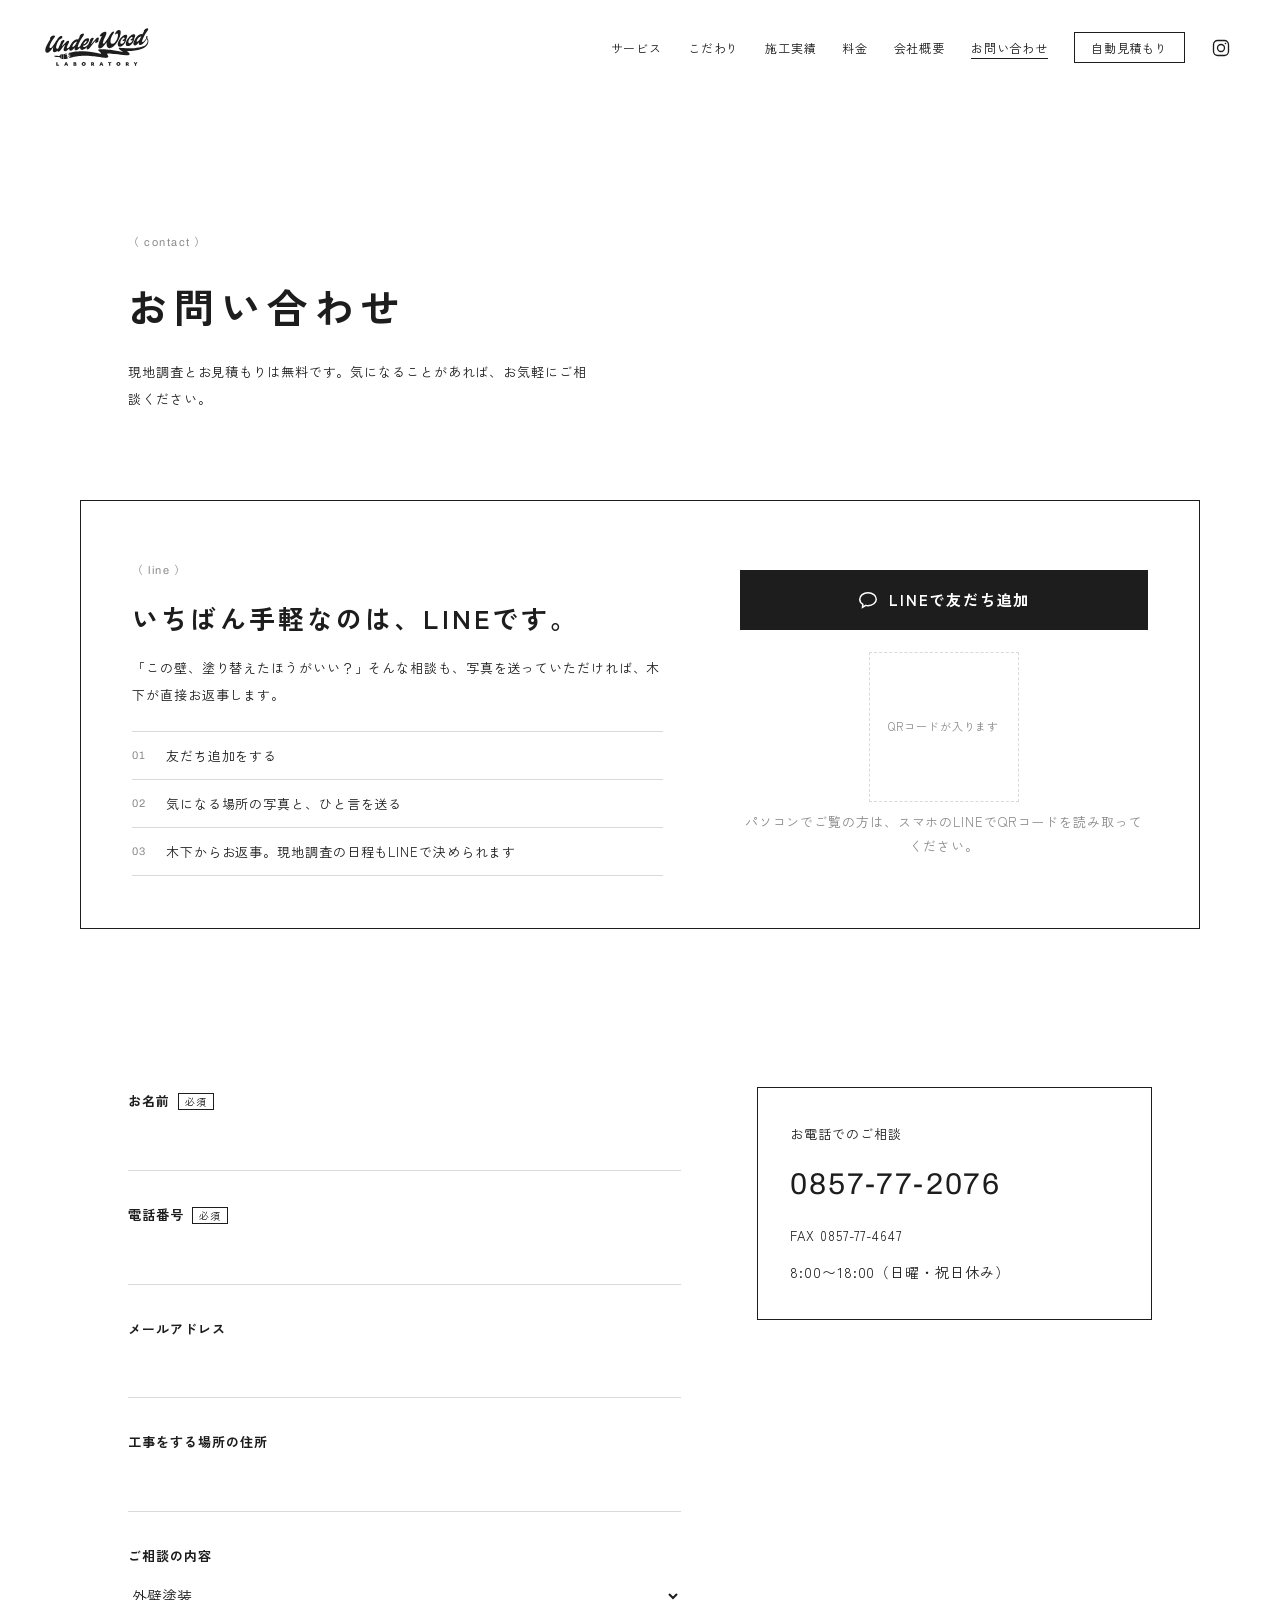
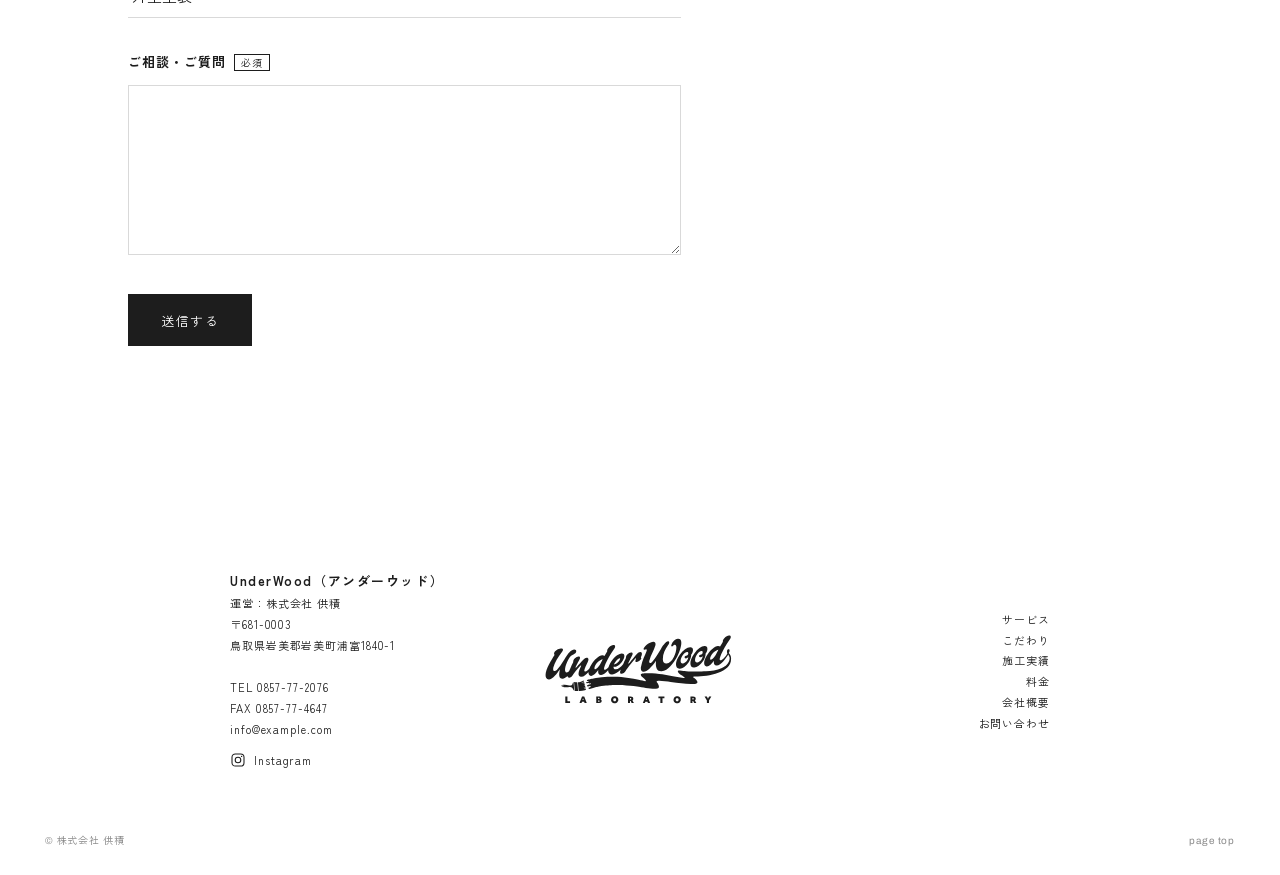
<file: contact.html>
<!DOCTYPE html>
<html lang="ja">
<head>
<meta charset="utf-8">
<meta name="viewport" content="width=device-width, initial-scale=1">
<title>お問い合わせ｜UnderWood</title>
<meta name="description" content="塗装のご相談・無料お見積もりのお問い合わせ。">
<link rel="preconnect" href="https://fonts.googleapis.com">
<link rel="preconnect" href="https://fonts.gstatic.com" crossorigin>
<link href="https://fonts.googleapis.com/css2?family=Archivo:wdth,wght@62..125,400;62..125,600&family=Zen+Kaku+Gothic+New:wght@400;700&display=swap" rel="stylesheet">
<link rel="stylesheet" href="assets/style.css">
</head>
<body>
<a class="visually-hidden" href="#main">本文へ移動</a>
<header class="hd">
  <a class="brand" href="index.html"><svg viewBox="40 140 870 330" role="img" aria-label="UnderWood"><path d="M726.16,329.91c61.43.59,167.86-16.65,166.75-80.91-.28-5.92-.76-11.99-3.81-17.39-.5-.97-4.63-7.22-6.91-9.18,1.44-2.65,2.44-4.18,3.26-6.98.74-2.62.92-6.55-.17-8.42-1.16-2.01-4.07-2.37-6.17-1.16-2.1,1.49-5.18,4.73-5.16,10.24.02,4.24.66,5.32,2.08,8.56-.84,1.42-1.69,2.8-2.55,4.15,1.16,1.65,2.21,3.36,3.23,5.11.76-1.25,1.47-2.44,2.1-3.54.31-.45.54-.9.74-1.33,2.23,2.36,5.72,10.08,6.27,13.46,1.37,6.1-.8,16.13-3.31,20.3-7.67,14.38-12.79,19.25-31.51,28.52-24.7,12.23-48.61,12.65-73.4,15-25.62,1.73-64.95,1.82-90.61-.59-10.05-.95-15.18-1.23-28.45-3.15-19.87-2.91-5.16,14.64,5.18,20.25,6.95,3.76,26.71,16.22,10.67,14.05-32.22-4.35-64.52-11.24-96.58-16.6-20.72-3.45-49.05-6.25-72.99-5.37-19.2.69-37.68.9-16.16,19.52,30.94,26.77,4.65,15.32-19.21,11.04-15.14-2.7-31.5-5.86-46.72-8.14-26.68-4.18-52.11-6.55-80.21-5.46-7.22.28-22.25.32-42.64,2.14-12.51,1.11-21.53,2.84-37.56,5.62-7.96,1.38-26.53,5.84-26.53,5.84-1.68.49-4.58,1.81-3.95,4.15.47,1.77,2.02,2.02,4.37,1.46,1.39-.29,4.28-.35,4.59.9.66,2.7-7.74,3.39-8.99,3.65-1.89.36-3.97,1.62-3.38,3.65.53,1.84,2.91,2.21,4.94,1.69l4.35-1.06c1.84-.71,2.98-.68,3.58.93.3.79.69,2.03,2.14,1.77,1.18-.21,2.04-.92,3.56-1.17,1.52-.25,2.44.24,2.86,1.13.41.87-.05,2.8-1.59,3.14-4.4.95-8.22,2.03-12.75,3.69-2.74,1.07-3.39,3.36-3.1,4.89.31,1.58,3.34,2.29,5.13,1.67,2.51-.54,5.22-1.85,7.75-2.38,1.62-.6,3.1,0,3.81,1.55.46,1-.72,2.98-2.74,3.81-1.18.26-4.07,1.17-5.24,1.43-1.56.55-2.86,3.34-1.43,5.24,1,1.33,3.22,2.15,5.01,1.55,29.91-9.16,47.91-13.21,65.03-15.06,29.11-2.89,34.12-3.49,70.17-3.51,17.22,0,48.45,3.27,66.18,5.27,36.31,4.1,57.61,10.78,87.27,12.41,12.53.76,29.24.14,28.93-8.71-.31-8.73-4.28-14-9.58-21.17-9.2-12.44,39.9-3.81,63.15-1,37.18,4.49,61.31,7.4,93.03,9.18,19.11,1.09,36.43-1.47,27.81-14.08-3.71-5.41-6.84-8.18-14.64-14.03-4.8-3.59-5.01-7.59,4.14-6.55Z"/><path d="M239.47,309c-.1,1.09-.15,2.15-.15,3.15,0,8.1,3.44,15.94,12.55,15.26,10.12-.76,23.29-13.08,32.4-26.52,0,0-.61,4.91-.61,7.54,0,8.5,3.64,15.92,13.77,15.17,10.77-.81,22.19-10.67,31.83-22.02.4,11.54,6.48,20.16,18.99,19.22,11-.82,25.64-8.65,39.5-23.05-.47,1.11-.95,2.24-1.44,3.39-1.42,3.55-2.23,6.65-2.23,9.28,0,4.25,2.03,7.14,6.28,6.82q.2-.02.41-.03c7.69-.78,13.36-4.44,17.82-11.26,12.55-18.96,38.07-50.43,44.75-57.21,1.21-1.1,2.23-1.58,2.83-1.63.81-.06,1.01.33,1.01,1.14,0,1.42-.81,3.7-1.21,4.14-1.01,2.3-1.62,4.78-1.62,6.6,0,3.04,1.62,5.14,5.27,4.87,6.88-.52,21.87-10.55,21.87-17.43,0-1.82-1.82-1.28-1.82-3.51,0-1.62,1.01-3.72,2.23-6.65,1.42-3.55,2.23-6.85,2.23-9.68,0-5.47-2.23-8.74-7.9-8.32-4.25.32-10.12,3.19-16.2,9.51-7.09,7.62-32.19,38.45-35.43,42.14-1.01,1.29-2.03,1.77-2.63,1.82-.41.03-.61-.16-.61-.76,0-.81.61-1.87.61-2.27,3.65-6.95,12.15-24.19,17.62-35.33,1.42-3.14,2.23-5.63,2.23-7.86,0-4.45-3.24-5.83-7.09-5.54-4.66.35-11.74,3.11-17.41,9.61-2.83,3.25-6.48,8.79-6.48,13.44,0,1.01.2,1.81.4,2.6,0,0-4.08,7.81-13.21,28.43-10.16,13.34-22.82,22.65-33.15,23.43-7.7.58-10.73-4.46-10.73-11.34v-1.01c1.42.3,3.24.57,5.06.43,6.07-.46,14.17-3.89,22.47-10.79,12.76-10.67,22.27-27.58,22.27-38.72,0-8.3-5.06-11.97-12.96-11.38-10.12.76-25.11,8.56-40.7,27.75-9.76,12.09-16.36,24.68-19.3,35.77-6.29,7.03-11.86,10.71-15.52,10.98l-.2.02c-3.65.27-4.66-2.28-4.66-4.91,0-1.62.41-3.47.81-4.92,2.83-11.35,8.71-24.14,13.97-34.05,10.93-20.86,24.9-40.94,32.8-53.07,2.23-3.41,3.24-6.72,3.24-9.35,0-5.06-3.65-7.02-8.3-6.67-6.07.46-14.38,4.72-21.46,12.14-4.25,4.57-6.68,9.81-6.68,13.66,0,.81.2,1.6.41,2.4-4.66,7.43-8.91,14.84-12.96,21.82-2.63-2.23-6.07-3.19-9.92-2.9-14.78,1.11-36.24,19.11-52.24,46.43-2.52,4.23-4.55,8.27-6.16,12.09-5.99,7.56-13.47,14.89-19.96,15.38-3.04.23-4.05-1.72-4.05-3.95,0-1.42.41-3.27.81-4.51,3.24-11.18,12.15-29.66,14.58-34.09,2.23-4.22,3.64-8.78,3.64-12.42,0-5.27-3.24-8.46-8.5-8.07-4.45.33-9.92,3.38-15.19,8.83-7.29,7.63-29.16,31.74-32.4,35.43-1.21,1.3-2.02,1.77-2.43,1.8-.61.05-.61-.36-.61-.76,0-.81.41-1.85.41-2.26,2.43-6.05,11.95-24.58,17.82-35.35,1.62-2.95,2.43-5.45,2.43-7.67,0-4.45-3.24-6.03-7.29-5.73-4.46.33-11.54,3.09-17.41,9.6-2.63,3.03-6.68,9-6.68,13.66,0,.81.2,1.6.41,2.4,0,0-6.04,11.26-19.36,42.4-3.17,3.22-6.71,5.1-10,5.35-7.09.53-8.5-6.25-8.5-12.32,0-8.91,3.24-21.91,9.72-35.75,11.34-24.74,18.02-30.71,30.98-35.93,7.09-2.76,10.73-8.5,10.73-13.36s-3.24-8.46-9.92-7.96c-12.35.93-25.11,15.45-31.38,25.23-4.86,7.25-9.52,14.28-13.97,21.29-11.95,19.12-24.3,37.66-33.81,46.87-3.64,3.31-7.09,5.19-9.92,5.4-5.27.39-6.88-3.94-6.88-8.8,0-3.04.61-6.32,1.21-8.6,5.47-20.86,20.65-46.09,40.7-72.29,2.23-3,3.24-5.51,3.24-7.73,0-4.05-3.85-6.19-10.12-5.72-5.87.44-13.57,3.04-21.66,8.91-6.68,4.55-9.32,10.21-9.32,14.26,0,2.63,1.01,4.58,2.84,5.26-14.17,22.52-41.71,66.09-41.71,93.22,0,11.13,4.25,20.74,16,19.86,13.77-1.03,27.54-17.25,35.64-27.37,3.65-4.73,8.91-11.8,14.38-19.5-2.03,7.85-3.64,16.27-3.64,24.37,0,10.93,3.24,19.8,15.19,18.91,8.04-.6,16.19-5.78,23.14-12.47.29,5.01,3.26,8.27,8.45,7.88,5.47-.41,10.12-2.98,14.38-9.58,12.35-18.94,28.95-38.21,35.03-44.13,1.42-1.32,2.63-2.02,3.44-2.08.81-.06,1.01.33,1.01,1.14,0,1.21-.81,3.3-1.21,3.74-4.25,9.43-10.73,23.07-10.73,33.4,0,7.9,3.44,14.32,13.16,13.59,11.26-.84,22.96-11,32.74-22.6ZM357.98,270.87c6.28-11.81,18.22-24.24,23.89-24.67,1.42-.11,2.43.63,2.43,2.25,0,3.04-3.04,8.73-6.48,12.63-4.05,4.35-11.74,11.61-21.46,13.76.41-1.45,1.01-2.71,1.62-3.97ZM282.05,263.8c7.69-7.86,16.2-11.94,22.48-13.22-4.66,10.47-11.95,23.98-15.39,29.3-5.47,7.9-13.16,16.17-18.63,16.58-3.04.23-3.85-1.53-3.85-4.37,0-5.67,4.45-16.94,15.39-28.28Z"/><path d="M480.04,284.93c-.61,2.88-.81,5.53-.81,7.96,0,10.93,4.66,16.05,13.16,15.41,7.29-.54,16.6-5.29,26.12-14.1,11.74-10.8,20.85-22.01,30.57-36.1-.61,4.3-1.01,9.19-1.01,14.05,0,17.61,5.47,36.03,26.52,34.46,29.76-2.23,56.69-40.89,69.65-64.54,9.52-17.72,20.65-46.29,20.65-66.54,0-11.54-4.45-19.31-16.4-18.41-10.93.82-23.08,10.03-29.16,27.09-.61,1.67-.81,2.9-.81,4.11,0,2.63,1.62,4.53,4.05,4.35,2.03-.15,4.25-2.14,5.67-4.07,1.82-2.36,4.25-3.36,6.08-3.49,6.48-.49,7.9,7.3,7.9,12.37v1.01c0,22.88-17.41,70.14-45.36,72.24-9.32.7-16.81-6.03-16.81-20,.2-23.91,10.12-43.68,23.69-63.53,4.05-5.97,5.67-10.35,5.67-13.38,0-3.24-2.03-4.91-5.27-4.67-12.15.91-27.34,25.74-32.8,34.65-10.93,17.83-23.28,38.59-38.67,57.36-4.05,4.76-7.9,7.27-10.73,7.49-3.44.26-4.45-2.5-4.45-5.54,0-2.23.61-4.7,1.01-6.15,7.49-27.49,20.65-45.08,26.93-67.21.81-2.89,1.21-5.35,1.21-7.78,0-7.09-3.24-11.7-10.93-11.13l-.2.02c-9.92.74-27.54,8.95-41.51,27.2-1.62,2.15-2.23,4.22-2.23,6.04,0,2.43,1.42,4.15,3.85,3.96,3.24-.24,4.86-2.79,7.69-3.01,1.82-.14,3.24,1.17,3.24,3.81,0,1.21-.4,2.46-.81,4.11-6.48,18.91-19.64,40.14-25.72,71.98Z"/><path d="M640.38,274.28c0,11.94,5.47,21.05,18.02,20.11,11.95-.89,27.94-10.8,39.48-28.67,6.68-10.22,12.35-22.99,12.35-35.14v-.81c5.47-7.29,8.1-14.98,8.1-21.06,0-8.71-4.66-13.42-13.16-12.78-14.58,1.09-31.18,12.26-47.38,34.73-12.55,17.54-17.41,32.69-17.41,43.62ZM671.16,233.1c7.49-10.68,14.78-14.47,19.64-14.83,3.64-.27,6.08,1.57,6.08,5.42,0,6.07-4.25,11.05-10.33,11.5l-.41.03c-3.65.27-6.28,3.31-6.28,6.54,0,3.65,2.43,5.69,6.28,5.4,1.62-.12,3.64-.68,5.87-1.86,1.62-1.13,3.44-2.08,4.86-3.2-.81,5.12-2.63,10.93-5.67,15.2-5.67,8.12-13.36,12.74-19.44,13.2-7.29.55-10.12-4.51-10.12-11.19,0-7.29,3.24-17.25,9.52-26.22Z"/><path d="M724.41,289.44c11.95-.89,27.94-10.8,39.48-28.67,6.68-10.22,12.35-22.99,12.35-35.14v-.81c5.47-7.29,8.1-14.98,8.1-21.06,0-8.71-4.66-13.42-13.16-12.78-14.58,1.09-31.18,12.26-47.38,34.73-12.55,17.54-17.41,32.69-17.41,43.62,0,11.94,5.47,21.05,18.02,20.11ZM737.17,228.15c7.49-10.68,14.78-14.47,19.64-14.83,3.64-.27,6.08,1.57,6.08,5.42,0,6.07-4.25,11.05-10.33,11.5q-.2.02-.4.03c-3.64.27-6.28,3.31-6.28,6.54,0,3.65,2.43,5.69,6.28,5.4,1.62-.12,3.64-.68,5.87-1.86,1.62-1.13,3.44-2.08,4.86-3.2-.81,5.12-2.63,10.93-5.67,15.2-5.67,8.12-13.36,12.74-19.44,13.2-7.29.54-10.12-4.51-10.12-11.19,0-7.29,3.24-17.25,9.52-26.22Z"/><path d="M782.01,283.98c10.12-.74,23.28-13.08,32.4-26.51,0,0-.62,4.9-.62,7.54,0,8.51,3.66,15.92,13.77,15.16,19.66-1.46,41.46-33.09,50.69-48.87-.96-1.9-1.91-3.81-2.77-5.75-10.95,18.26-23.97,29.74-29.9,30.19l-.19.02c-3.66.28-4.66-2.29-4.66-4.92,0-1.61.4-3.46.81-4.92,2.82-11.35,8.7-24.13,13.96-34.04,10.93-20.86,24.91-40.94,32.81-53.08,2.22-3.4,3.22-6.72,3.22-9.36,0-5.06-3.64-7.02-8.3-6.65-6.06.45-14.36,4.71-21.46,12.13-4.24,4.57-6.67,9.82-6.67,13.67,0,.8.19,1.59.4,2.39-4.66,7.43-8.9,14.85-12.96,21.83-2.63-2.23-6.06-3.19-9.93-2.91-14.78,1.11-36.24,19.13-52.23,46.43-7.69,12.94-10.93,24.12-10.93,32.41s3.45,15.94,12.56,15.25ZM812.17,220.38c7.69-7.87,16.2-11.94,22.47-13.22-4.64,10.46-11.94,23.98-15.38,29.3-5.47,7.9-13.17,16.16-18.62,16.58-3.03.23-3.85-1.54-3.85-4.37,0-5.68,4.45-16.94,15.38-28.29Z"/><path d="M220.11,359.73l-1.12-4.07c-4.47,2.24-8.99,4.46-14.53,4.65,3.89-1.59,7.49-2.69,10.67-4.95l3.15-2.23-.87-3.04-1.05.27c.35-.56.58-1.17.29-1.54-.44-.57-1.31-.95-1.74-.57-4.79,4.28-11.91,6.7-18.54,7.87l-5.33.71c-.14.31-.06.94-.02,1.39l.87,10.04.91,10.67.89,10.35.63,7.04c10.07.44,19.62-.66,28.68-3.52,1.5-.47,2.97-.97,4.04-1.97,1.58-1.46.18-4.86.26-4.86l-.7.06c-2.83.25-5.31,1.51-8.3,1.15,3.05-.98,5.81-1.52,8.49-2.92l-1.36-4.55c-4.23,1.79-8.44,3.23-13.33,3.17,3.73-1.24,7.18-2.07,10.34-3.91l2.45-1.65-1.42-4.82c-2.45.41-4.44,1.52-7.08,1.21l6.76-2.58-2.55-9.72c-2.51.82-4.77,1.45-7.23,2-.71.16-1.46.21-2.26-.05,3.22-.99,6.01-1.97,8.98-3.63Z"/><path d="M164.03,367.67c1.84-2.3,2.64-5.09,3.27-7.95.39-1.79,1.64-3.19,3.68-3l3.27,38.21c-1.6.3-3.67-1.71-4.31-3.52-2.53-7.18-7.3-13.04-15.36-13.15-2.96-.04-5.72.54-8.64.84-9.52.97-17.28.66-26.94-2.29-2.09-.64-3.27-2.19-3.34-4.1s.87-3.08,2.76-3.47c11.46-2.35,20.45-1.01,32.41,1.81,5.38,1.27,10.16.4,13.19-3.39ZM119.52,371.64c-.35.19-.79.87-.8,1.24-.02.41.5,1.25.97,1.57,1.33.9,3.07,1.02,4.29.35.6-.33,1.11-1.14.92-1.71-.56-1.68-3.61-2.41-5.38-1.46Z"/><path d="M186.47,356.5l-5.25-.37-8.03-.34.8,9.45.84,9.73.91,10.67.89,10.51,6.94.42,5.64.26c.57.03,1.8-.24,2-.71.51-1.16.12-2.43.02-3.62l-.43-5.03-.34-3.94-.87-10.2-.94-11.12-.34-3.98c-.05-.59-1.09-1.69-1.83-1.74Z"/><path d="M133.03,421.61h9.76v22.51h12.07v7.77h-21.84v-30.28Z"/><path d="M209.77,421.61h9.96l11.71,30.28h-10.16l-1.91-6.26h-9.84l-1.91,6.26h-9.52l11.68-30.28ZM217.18,438.47l-2.71-8.89-2.75,8.89h5.46Z"/><path d="M274.88,421.61h12.27c7.41,0,11.12,2.62,11.12,7.85,0,1.38-.3,2.62-.9,3.73-.6,1.1-1.43,1.96-2.49,2.57,1.54.48,2.76,1.36,3.65,2.65.89,1.29,1.33,2.82,1.33,4.6,0,5.92-3.84,8.89-11.52,8.89h-13.47v-30.28ZM286.47,433.64c2.1,0,3.15-.93,3.15-2.79s-1.05-2.79-3.15-2.79h-3.03v5.58h3.03ZM287.59,445.44c2.1,0,3.15-.93,3.15-2.79s-1.05-2.79-3.15-2.79h-4.14v5.58h4.14Z"/><path d="M359.43,452.53c-2.47,0-4.73-.39-6.77-1.16-2.05-.77-3.81-1.86-5.3-3.27s-2.64-3.08-3.45-5c-.81-1.93-1.22-4.05-1.22-6.36s.42-4.34,1.26-6.25c.84-1.91,2.01-3.58,3.53-5s3.29-2.53,5.32-3.33,4.24-1.19,6.63-1.19,4.73.38,6.77,1.16c2.04.77,3.81,1.86,5.3,3.27,1.49,1.41,2.64,3.07,3.45,5,.81,1.93,1.22,4.04,1.22,6.35s-.42,4.34-1.26,6.26c-.84,1.91-2.01,3.58-3.53,5-1.51,1.42-3.29,2.53-5.32,3.33-2.03.8-4.24,1.2-6.63,1.2ZM366.17,436.79c0-1.43-.29-2.7-.86-3.8-.57-1.1-1.36-1.97-2.37-2.59-1.01-.62-2.18-.94-3.51-.94s-2.46.31-3.49.92-1.82,1.46-2.39,2.55c-.57,1.09-.86,2.35-.86,3.79s.29,2.7.86,3.8c.57,1.1,1.36,1.97,2.37,2.59,1.01.62,2.18.94,3.51.94s2.5-.3,3.51-.92c1.01-.61,1.8-1.47,2.37-2.57.57-1.1.86-2.36.86-3.76Z"/><path d="M420.4,421.61h11.87c3.93,0,6.98.94,9.15,2.83,2.16,1.89,3.25,4.53,3.25,7.93,0,1.65-.39,3.15-1.16,4.52-.77,1.37-1.74,2.53-2.91,3.49l6.97,11.52h-10.48l-4.42-8.85h-3.07v8.85h-9.2v-30.28ZM431,436.11c2.92,0,4.38-1.27,4.38-3.83,0-1.3-.35-2.25-1.04-2.85-.69-.6-1.81-.89-3.35-.89h-1.39v7.57h1.39Z"/><path d="M500.09,421.61h9.96l11.71,30.28h-10.16l-1.91-6.26h-9.84l-1.91,6.26h-9.52l11.68-30.28ZM507.5,438.47l-2.71-8.89-2.75,8.89h5.46Z"/><path d="M568.71,429.38h-8.89v-7.77h27.53v7.77h-8.89v22.51h-9.76v-22.51Z"/><path d="M645.73,452.53c-2.47,0-4.73-.39-6.77-1.16s-3.81-1.86-5.3-3.27c-1.49-1.41-2.64-3.08-3.45-5-.81-1.93-1.22-4.05-1.22-6.36s.42-4.34,1.26-6.25c.84-1.91,2.01-3.58,3.53-5,1.51-1.42,3.29-2.53,5.32-3.33s4.24-1.19,6.63-1.19,4.73.38,6.77,1.16c2.05.77,3.81,1.86,5.3,3.27,1.49,1.41,2.64,3.07,3.45,5,.81,1.93,1.21,4.04,1.21,6.35s-.42,4.34-1.26,6.26c-.84,1.91-2.01,3.58-3.53,5-1.51,1.42-3.29,2.53-5.32,3.33-2.03.8-4.24,1.2-6.64,1.2ZM652.46,436.79c0-1.43-.28-2.7-.86-3.8-.57-1.1-1.36-1.97-2.37-2.59-1.01-.62-2.18-.94-3.51-.94s-2.46.31-3.49.92c-1.02.61-1.82,1.46-2.39,2.55-.57,1.09-.86,2.35-.86,3.79s.28,2.7.86,3.8c.57,1.1,1.36,1.97,2.37,2.59,1.01.62,2.18.94,3.51.94s2.5-.3,3.51-.92c1.01-.61,1.8-1.47,2.37-2.57.57-1.1.86-2.36.86-3.76Z"/><path d="M706.69,421.61h11.87c3.93,0,6.98.94,9.14,2.83s3.25,4.53,3.25,7.93c0,1.65-.39,3.15-1.16,4.52-.77,1.37-1.74,2.53-2.91,3.49l6.97,11.52h-10.48l-4.42-8.85h-3.07v8.85h-9.2v-30.28ZM717.29,436.11c2.92,0,4.38-1.27,4.38-3.83,0-1.3-.35-2.25-1.04-2.85-.69-.6-1.81-.89-3.35-.89h-1.39v7.57h1.39Z"/><path d="M771.33,421.61h10.72l4.94,10.72,4.94-10.72h10.48l-10.76,18.25v12.03h-9.56v-12.03l-10.76-18.25Z"/></svg></a>
  <nav id="nav" aria-label="メインメニュー"><ul><li><a href="service.html">サービス</a></li><li><a href="commitment.html">こだわり</a></li><li><a href="works.html">施工実績</a></li><li><a href="price.html">料金</a></li><li><a href="company.html">会社概要</a></li><li><a href="contact.html" aria-current="page">お問い合わせ</a></li><li><a class="cta" href="price.html">自動見積もり</a></li></ul></nav>
  <a class="ig" href="https://www.instagram.com/underwood_paint/" target="_blank" rel="noopener" aria-label="UnderWoodのInstagram（新しいタブで開きます）"><svg viewBox="0 0 24 24" width="20" height="20" fill="none" stroke="currentColor" stroke-width="1.6" aria-hidden="true"><rect x="3" y="3" width="18" height="18" rx="5"/><circle cx="12" cy="12" r="4.2"/><circle cx="17.4" cy="6.6" r="1" fill="currentColor" stroke="none"/></svg></a>
  <button class="menu-btn" type="button" aria-expanded="false" aria-controls="nav">メニュー</button>
</header>
<main id="main">
<section class="page-head">
  <div class="wrap"><span class="en">CONTACT</span><h1>お問い合わせ</h1><p>現地調査とお見積もりは無料です。気になることがあれば、お気軽にご相談ください。</p></div>
  <svg class="stroke" viewBox="220 195 680 200" aria-hidden="true"><path d="M726.16,329.91c61.43.59,167.86-16.65,166.75-80.91-.28-5.92-.76-11.99-3.81-17.39-.5-.97-4.63-7.22-6.91-9.18,1.44-2.65,2.44-4.18,3.26-6.98.74-2.62.92-6.55-.17-8.42-1.16-2.01-4.07-2.37-6.17-1.16-2.1,1.49-5.18,4.73-5.16,10.24.02,4.24.66,5.32,2.08,8.56-.84,1.42-1.69,2.8-2.55,4.15,1.16,1.65,2.21,3.36,3.23,5.11.76-1.25,1.47-2.44,2.1-3.54.31-.45.54-.9.74-1.33,2.23,2.36,5.72,10.08,6.27,13.46,1.37,6.1-.8,16.13-3.31,20.3-7.67,14.38-12.79,19.25-31.51,28.52-24.7,12.23-48.61,12.65-73.4,15-25.62,1.73-64.95,1.82-90.61-.59-10.05-.95-15.18-1.23-28.45-3.15-19.87-2.91-5.16,14.64,5.18,20.25,6.95,3.76,26.71,16.22,10.67,14.05-32.22-4.35-64.52-11.24-96.58-16.6-20.72-3.45-49.05-6.25-72.99-5.37-19.2.69-37.68.9-16.16,19.52,30.94,26.77,4.65,15.32-19.21,11.04-15.14-2.7-31.5-5.86-46.72-8.14-26.68-4.18-52.11-6.55-80.21-5.46-7.22.28-22.25.32-42.64,2.14-12.51,1.11-21.53,2.84-37.56,5.62-7.96,1.38-26.53,5.84-26.53,5.84-1.68.49-4.58,1.81-3.95,4.15.47,1.77,2.02,2.02,4.37,1.46,1.39-.29,4.28-.35,4.59.9.66,2.7-7.74,3.39-8.99,3.65-1.89.36-3.97,1.62-3.38,3.65.53,1.84,2.91,2.21,4.94,1.69l4.35-1.06c1.84-.71,2.98-.68,3.58.93.3.79.69,2.03,2.14,1.77,1.18-.21,2.04-.92,3.56-1.17,1.52-.25,2.44.24,2.86,1.13.41.87-.05,2.8-1.59,3.14-4.4.95-8.22,2.03-12.75,3.69-2.74,1.07-3.39,3.36-3.1,4.89.31,1.58,3.34,2.29,5.13,1.67,2.51-.54,5.22-1.85,7.75-2.38,1.62-.6,3.1,0,3.81,1.55.46,1-.72,2.98-2.74,3.81-1.18.26-4.07,1.17-5.24,1.43-1.56.55-2.86,3.34-1.43,5.24,1,1.33,3.22,2.15,5.01,1.55,29.91-9.16,47.91-13.21,65.03-15.06,29.11-2.89,34.12-3.49,70.17-3.51,17.22,0,48.45,3.27,66.18,5.27,36.31,4.1,57.61,10.78,87.27,12.41,12.53.76,29.24.14,28.93-8.71-.31-8.73-4.28-14-9.58-21.17-9.2-12.44,39.9-3.81,63.15-1,37.18,4.49,61.31,7.4,93.03,9.18,19.11,1.09,36.43-1.47,27.81-14.08-3.71-5.41-6.84-8.18-14.64-14.03-4.8-3.59-5.01-7.59,4.14-6.55Z"/></svg>
</section>
<section class="sec line-sec" id="line" style="padding-top:24px">
  <div class="wrap line-box">
    <div>
      <span class="en">line</span>
      <h2>いちばん手軽なのは、LINEです。</h2>
      <p>「この壁、塗り替えたほうがいい？」そんな相談も、写真を送っていただければ、木下が直接お返事します。</p>
      <ol class="line-steps">
        <li>友だち追加をする</li>
        <li>気になる場所の写真と、ひと言を送る</li>
        <li>木下からお返事。現地調査の日程もLINEで決められます</li>
      </ol>
    </div>
    <div class="line-act">
      <a class="btn line-btn" href="contact.html#line" data-line-pending><svg viewBox="0 0 24 24" width="22" height="22" fill="none" stroke="currentColor" stroke-width="1.6" aria-hidden="true"><path d="M12 4C7 4 3 7.2 3 11.2c0 2.3 1.3 4.3 3.4 5.6L6 20l3.6-2.1c.8.2 1.6.3 2.4.3 5 0 9-3.2 9-7.1S17 4 12 4Z"/></svg>LINEで友だち追加</a>
      <div class="qr">QRコードが入ります</div>
      <p class="note">パソコンでご覧の方は、スマホのLINEでQRコードを読み取ってください。</p>
    </div>
  </div>
</section>
<section class="sec" style="padding-top:56px">
  <div class="wrap split" style="align-items:start;grid-template-columns:1.4fr 1fr">
    <form class="form" id="contact-form" data-endpoint="" novalidate>
      <div class="field"><label for="f-name">お名前<span class="req">必須</span></label><input id="f-name" name="name" required autocomplete="name"></div>
      <div class="field"><label for="f-tel">電話番号<span class="req">必須</span></label><input id="f-tel" name="tel" type="tel" required autocomplete="tel"></div>
      <div class="field"><label for="f-mail">メールアドレス</label><input id="f-mail" name="email" type="email" autocomplete="email"></div>
      <div class="field"><label for="f-addr">工事をする場所の住所</label><input id="f-addr" name="address" autocomplete="street-address"></div>
      <div class="field"><label for="f-type">ご相談の内容</label>
        <select id="f-type" name="type"><option>外壁塗装</option><option>屋根塗装</option><option>内装塗装</option><option>その他の工事</option><option>まだ決めていない</option></select></div>
      <div class="field"><label for="f-msg">ご相談・ご質問<span class="req">必須</span></label><textarea id="f-msg" name="message" required></textarea></div>
      <div><button class="btn btn-dark" type="submit">送信する</button></div>
      <p class="form-msg" id="form-msg" tabindex="-1" hidden></p>
    </form>
    <div class="tel-box">
      <p>お電話でのご相談</p>
      <a class="tel" href="tel:0857772076">0857-77-2076</a>
      <p>FAX 0857-77-4647</p>
      <p style="margin-top:8px;font-size:14px">8:00〜18:00（日曜・祝日休み）</p>
    </div>
  </div>
</section>

</main>
<footer>
  <div class="ft">
    <address style="font-style:normal"><strong style="font-size:13px;letter-spacing:.12em">UnderWood（アンダーウッド）</strong><br>運営：株式会社 供積<br>〒681-0003<br>鳥取県岩美郡岩美町浦富1840-1<br><br>TEL <a href="tel:0857772076">0857-77-2076</a><br>FAX 0857-77-4647<br>info@example.com<br><a class="ig-text" href="https://www.instagram.com/underwood_paint/" target="_blank" rel="noopener"><svg viewBox="0 0 24 24" width="20" height="20" fill="none" stroke="currentColor" stroke-width="1.6" aria-hidden="true"><rect x="3" y="3" width="18" height="18" rx="5"/><circle cx="12" cy="12" r="4.2"/><circle cx="17.4" cy="6.6" r="1" fill="currentColor" stroke="none"/></svg>Instagram</a></address>
    <a class="brand" href="index.html"><svg viewBox="40 140 870 330" role="img" aria-label="UnderWood"><path d="M726.16,329.91c61.43.59,167.86-16.65,166.75-80.91-.28-5.92-.76-11.99-3.81-17.39-.5-.97-4.63-7.22-6.91-9.18,1.44-2.65,2.44-4.18,3.26-6.98.74-2.62.92-6.55-.17-8.42-1.16-2.01-4.07-2.37-6.17-1.16-2.1,1.49-5.18,4.73-5.16,10.24.02,4.24.66,5.32,2.08,8.56-.84,1.42-1.69,2.8-2.55,4.15,1.16,1.65,2.21,3.36,3.23,5.11.76-1.25,1.47-2.44,2.1-3.54.31-.45.54-.9.74-1.33,2.23,2.36,5.72,10.08,6.27,13.46,1.37,6.1-.8,16.13-3.31,20.3-7.67,14.38-12.79,19.25-31.51,28.52-24.7,12.23-48.61,12.65-73.4,15-25.62,1.73-64.95,1.82-90.61-.59-10.05-.95-15.18-1.23-28.45-3.15-19.87-2.91-5.16,14.64,5.18,20.25,6.95,3.76,26.71,16.22,10.67,14.05-32.22-4.35-64.52-11.24-96.58-16.6-20.72-3.45-49.05-6.25-72.99-5.37-19.2.69-37.68.9-16.16,19.52,30.94,26.77,4.65,15.32-19.21,11.04-15.14-2.7-31.5-5.86-46.72-8.14-26.68-4.18-52.11-6.55-80.21-5.46-7.22.28-22.25.32-42.64,2.14-12.51,1.11-21.53,2.84-37.56,5.62-7.96,1.38-26.53,5.84-26.53,5.84-1.68.49-4.58,1.81-3.95,4.15.47,1.77,2.02,2.02,4.37,1.46,1.39-.29,4.28-.35,4.59.9.66,2.7-7.74,3.39-8.99,3.65-1.89.36-3.97,1.62-3.38,3.65.53,1.84,2.91,2.21,4.94,1.69l4.35-1.06c1.84-.71,2.98-.68,3.58.93.3.79.69,2.03,2.14,1.77,1.18-.21,2.04-.92,3.56-1.17,1.52-.25,2.44.24,2.86,1.13.41.87-.05,2.8-1.59,3.14-4.4.95-8.22,2.03-12.75,3.69-2.74,1.07-3.39,3.36-3.1,4.89.31,1.58,3.34,2.29,5.13,1.67,2.51-.54,5.22-1.85,7.75-2.38,1.62-.6,3.1,0,3.81,1.55.46,1-.72,2.98-2.74,3.81-1.18.26-4.07,1.17-5.24,1.43-1.56.55-2.86,3.34-1.43,5.24,1,1.33,3.22,2.15,5.01,1.55,29.91-9.16,47.91-13.21,65.03-15.06,29.11-2.89,34.12-3.49,70.17-3.51,17.22,0,48.45,3.27,66.18,5.27,36.31,4.1,57.61,10.78,87.27,12.41,12.53.76,29.24.14,28.93-8.71-.31-8.73-4.28-14-9.58-21.17-9.2-12.44,39.9-3.81,63.15-1,37.18,4.49,61.31,7.4,93.03,9.18,19.11,1.09,36.43-1.47,27.81-14.08-3.71-5.41-6.84-8.18-14.64-14.03-4.8-3.59-5.01-7.59,4.14-6.55Z"/><path d="M239.47,309c-.1,1.09-.15,2.15-.15,3.15,0,8.1,3.44,15.94,12.55,15.26,10.12-.76,23.29-13.08,32.4-26.52,0,0-.61,4.91-.61,7.54,0,8.5,3.64,15.92,13.77,15.17,10.77-.81,22.19-10.67,31.83-22.02.4,11.54,6.48,20.16,18.99,19.22,11-.82,25.64-8.65,39.5-23.05-.47,1.11-.95,2.24-1.44,3.39-1.42,3.55-2.23,6.65-2.23,9.28,0,4.25,2.03,7.14,6.28,6.82q.2-.02.41-.03c7.69-.78,13.36-4.44,17.82-11.26,12.55-18.96,38.07-50.43,44.75-57.21,1.21-1.1,2.23-1.58,2.83-1.63.81-.06,1.01.33,1.01,1.14,0,1.42-.81,3.7-1.21,4.14-1.01,2.3-1.62,4.78-1.62,6.6,0,3.04,1.62,5.14,5.27,4.87,6.88-.52,21.87-10.55,21.87-17.43,0-1.82-1.82-1.28-1.82-3.51,0-1.62,1.01-3.72,2.23-6.65,1.42-3.55,2.23-6.85,2.23-9.68,0-5.47-2.23-8.74-7.9-8.32-4.25.32-10.12,3.19-16.2,9.51-7.09,7.62-32.19,38.45-35.43,42.14-1.01,1.29-2.03,1.77-2.63,1.82-.41.03-.61-.16-.61-.76,0-.81.61-1.87.61-2.27,3.65-6.95,12.15-24.19,17.62-35.33,1.42-3.14,2.23-5.63,2.23-7.86,0-4.45-3.24-5.83-7.09-5.54-4.66.35-11.74,3.11-17.41,9.61-2.83,3.25-6.48,8.79-6.48,13.44,0,1.01.2,1.81.4,2.6,0,0-4.08,7.81-13.21,28.43-10.16,13.34-22.82,22.65-33.15,23.43-7.7.58-10.73-4.46-10.73-11.34v-1.01c1.42.3,3.24.57,5.06.43,6.07-.46,14.17-3.89,22.47-10.79,12.76-10.67,22.27-27.58,22.27-38.72,0-8.3-5.06-11.97-12.96-11.38-10.12.76-25.11,8.56-40.7,27.75-9.76,12.09-16.36,24.68-19.3,35.77-6.29,7.03-11.86,10.71-15.52,10.98l-.2.02c-3.65.27-4.66-2.28-4.66-4.91,0-1.62.41-3.47.81-4.92,2.83-11.35,8.71-24.14,13.97-34.05,10.93-20.86,24.9-40.94,32.8-53.07,2.23-3.41,3.24-6.72,3.24-9.35,0-5.06-3.65-7.02-8.3-6.67-6.07.46-14.38,4.72-21.46,12.14-4.25,4.57-6.68,9.81-6.68,13.66,0,.81.2,1.6.41,2.4-4.66,7.43-8.91,14.84-12.96,21.82-2.63-2.23-6.07-3.19-9.92-2.9-14.78,1.11-36.24,19.11-52.24,46.43-2.52,4.23-4.55,8.27-6.16,12.09-5.99,7.56-13.47,14.89-19.96,15.38-3.04.23-4.05-1.72-4.05-3.95,0-1.42.41-3.27.81-4.51,3.24-11.18,12.15-29.66,14.58-34.09,2.23-4.22,3.64-8.78,3.64-12.42,0-5.27-3.24-8.46-8.5-8.07-4.45.33-9.92,3.38-15.19,8.83-7.29,7.63-29.16,31.74-32.4,35.43-1.21,1.3-2.02,1.77-2.43,1.8-.61.05-.61-.36-.61-.76,0-.81.41-1.85.41-2.26,2.43-6.05,11.95-24.58,17.82-35.35,1.62-2.95,2.43-5.45,2.43-7.67,0-4.45-3.24-6.03-7.29-5.73-4.46.33-11.54,3.09-17.41,9.6-2.63,3.03-6.68,9-6.68,13.66,0,.81.2,1.6.41,2.4,0,0-6.04,11.26-19.36,42.4-3.17,3.22-6.71,5.1-10,5.35-7.09.53-8.5-6.25-8.5-12.32,0-8.91,3.24-21.91,9.72-35.75,11.34-24.74,18.02-30.71,30.98-35.93,7.09-2.76,10.73-8.5,10.73-13.36s-3.24-8.46-9.92-7.96c-12.35.93-25.11,15.45-31.38,25.23-4.86,7.25-9.52,14.28-13.97,21.29-11.95,19.12-24.3,37.66-33.81,46.87-3.64,3.31-7.09,5.19-9.92,5.4-5.27.39-6.88-3.94-6.88-8.8,0-3.04.61-6.32,1.21-8.6,5.47-20.86,20.65-46.09,40.7-72.29,2.23-3,3.24-5.51,3.24-7.73,0-4.05-3.85-6.19-10.12-5.72-5.87.44-13.57,3.04-21.66,8.91-6.68,4.55-9.32,10.21-9.32,14.26,0,2.63,1.01,4.58,2.84,5.26-14.17,22.52-41.71,66.09-41.71,93.22,0,11.13,4.25,20.74,16,19.86,13.77-1.03,27.54-17.25,35.64-27.37,3.65-4.73,8.91-11.8,14.38-19.5-2.03,7.85-3.64,16.27-3.64,24.37,0,10.93,3.24,19.8,15.19,18.91,8.04-.6,16.19-5.78,23.14-12.47.29,5.01,3.26,8.27,8.45,7.88,5.47-.41,10.12-2.98,14.38-9.58,12.35-18.94,28.95-38.21,35.03-44.13,1.42-1.32,2.63-2.02,3.44-2.08.81-.06,1.01.33,1.01,1.14,0,1.21-.81,3.3-1.21,3.74-4.25,9.43-10.73,23.07-10.73,33.4,0,7.9,3.44,14.32,13.16,13.59,11.26-.84,22.96-11,32.74-22.6ZM357.98,270.87c6.28-11.81,18.22-24.24,23.89-24.67,1.42-.11,2.43.63,2.43,2.25,0,3.04-3.04,8.73-6.48,12.63-4.05,4.35-11.74,11.61-21.46,13.76.41-1.45,1.01-2.71,1.62-3.97ZM282.05,263.8c7.69-7.86,16.2-11.94,22.48-13.22-4.66,10.47-11.95,23.98-15.39,29.3-5.47,7.9-13.16,16.17-18.63,16.58-3.04.23-3.85-1.53-3.85-4.37,0-5.67,4.45-16.94,15.39-28.28Z"/><path d="M480.04,284.93c-.61,2.88-.81,5.53-.81,7.96,0,10.93,4.66,16.05,13.16,15.41,7.29-.54,16.6-5.29,26.12-14.1,11.74-10.8,20.85-22.01,30.57-36.1-.61,4.3-1.01,9.19-1.01,14.05,0,17.61,5.47,36.03,26.52,34.46,29.76-2.23,56.69-40.89,69.65-64.54,9.52-17.72,20.65-46.29,20.65-66.54,0-11.54-4.45-19.31-16.4-18.41-10.93.82-23.08,10.03-29.16,27.09-.61,1.67-.81,2.9-.81,4.11,0,2.63,1.62,4.53,4.05,4.35,2.03-.15,4.25-2.14,5.67-4.07,1.82-2.36,4.25-3.36,6.08-3.49,6.48-.49,7.9,7.3,7.9,12.37v1.01c0,22.88-17.41,70.14-45.36,72.24-9.32.7-16.81-6.03-16.81-20,.2-23.91,10.12-43.68,23.69-63.53,4.05-5.97,5.67-10.35,5.67-13.38,0-3.24-2.03-4.91-5.27-4.67-12.15.91-27.34,25.74-32.8,34.65-10.93,17.83-23.28,38.59-38.67,57.36-4.05,4.76-7.9,7.27-10.73,7.49-3.44.26-4.45-2.5-4.45-5.54,0-2.23.61-4.7,1.01-6.15,7.49-27.49,20.65-45.08,26.93-67.21.81-2.89,1.21-5.35,1.21-7.78,0-7.09-3.24-11.7-10.93-11.13l-.2.02c-9.92.74-27.54,8.95-41.51,27.2-1.62,2.15-2.23,4.22-2.23,6.04,0,2.43,1.42,4.15,3.85,3.96,3.24-.24,4.86-2.79,7.69-3.01,1.82-.14,3.24,1.17,3.24,3.81,0,1.21-.4,2.46-.81,4.11-6.48,18.91-19.64,40.14-25.72,71.98Z"/><path d="M640.38,274.28c0,11.94,5.47,21.05,18.02,20.11,11.95-.89,27.94-10.8,39.48-28.67,6.68-10.22,12.35-22.99,12.35-35.14v-.81c5.47-7.29,8.1-14.98,8.1-21.06,0-8.71-4.66-13.42-13.16-12.78-14.58,1.09-31.18,12.26-47.38,34.73-12.55,17.54-17.41,32.69-17.41,43.62ZM671.16,233.1c7.49-10.68,14.78-14.47,19.64-14.83,3.64-.27,6.08,1.57,6.08,5.42,0,6.07-4.25,11.05-10.33,11.5l-.41.03c-3.65.27-6.28,3.31-6.28,6.54,0,3.65,2.43,5.69,6.28,5.4,1.62-.12,3.64-.68,5.87-1.86,1.62-1.13,3.44-2.08,4.86-3.2-.81,5.12-2.63,10.93-5.67,15.2-5.67,8.12-13.36,12.74-19.44,13.2-7.29.55-10.12-4.51-10.12-11.19,0-7.29,3.24-17.25,9.52-26.22Z"/><path d="M724.41,289.44c11.95-.89,27.94-10.8,39.48-28.67,6.68-10.22,12.35-22.99,12.35-35.14v-.81c5.47-7.29,8.1-14.98,8.1-21.06,0-8.71-4.66-13.42-13.16-12.78-14.58,1.09-31.18,12.26-47.38,34.73-12.55,17.54-17.41,32.69-17.41,43.62,0,11.94,5.47,21.05,18.02,20.11ZM737.17,228.15c7.49-10.68,14.78-14.47,19.64-14.83,3.64-.27,6.08,1.57,6.08,5.42,0,6.07-4.25,11.05-10.33,11.5q-.2.02-.4.03c-3.64.27-6.28,3.31-6.28,6.54,0,3.65,2.43,5.69,6.28,5.4,1.62-.12,3.64-.68,5.87-1.86,1.62-1.13,3.44-2.08,4.86-3.2-.81,5.12-2.63,10.93-5.67,15.2-5.67,8.12-13.36,12.74-19.44,13.2-7.29.54-10.12-4.51-10.12-11.19,0-7.29,3.24-17.25,9.52-26.22Z"/><path d="M782.01,283.98c10.12-.74,23.28-13.08,32.4-26.51,0,0-.62,4.9-.62,7.54,0,8.51,3.66,15.92,13.77,15.16,19.66-1.46,41.46-33.09,50.69-48.87-.96-1.9-1.91-3.81-2.77-5.75-10.95,18.26-23.97,29.74-29.9,30.19l-.19.02c-3.66.28-4.66-2.29-4.66-4.92,0-1.61.4-3.46.81-4.92,2.82-11.35,8.7-24.13,13.96-34.04,10.93-20.86,24.91-40.94,32.81-53.08,2.22-3.4,3.22-6.72,3.22-9.36,0-5.06-3.64-7.02-8.3-6.65-6.06.45-14.36,4.71-21.46,12.13-4.24,4.57-6.67,9.82-6.67,13.67,0,.8.19,1.59.4,2.39-4.66,7.43-8.9,14.85-12.96,21.83-2.63-2.23-6.06-3.19-9.93-2.91-14.78,1.11-36.24,19.13-52.23,46.43-7.69,12.94-10.93,24.12-10.93,32.41s3.45,15.94,12.56,15.25ZM812.17,220.38c7.69-7.87,16.2-11.94,22.47-13.22-4.64,10.46-11.94,23.98-15.38,29.3-5.47,7.9-13.17,16.16-18.62,16.58-3.03.23-3.85-1.54-3.85-4.37,0-5.68,4.45-16.94,15.38-28.29Z"/><path d="M220.11,359.73l-1.12-4.07c-4.47,2.24-8.99,4.46-14.53,4.65,3.89-1.59,7.49-2.69,10.67-4.95l3.15-2.23-.87-3.04-1.05.27c.35-.56.58-1.17.29-1.54-.44-.57-1.31-.95-1.74-.57-4.79,4.28-11.91,6.7-18.54,7.87l-5.33.71c-.14.31-.06.94-.02,1.39l.87,10.04.91,10.67.89,10.35.63,7.04c10.07.44,19.62-.66,28.68-3.52,1.5-.47,2.97-.97,4.04-1.97,1.58-1.46.18-4.86.26-4.86l-.7.06c-2.83.25-5.31,1.51-8.3,1.15,3.05-.98,5.81-1.52,8.49-2.92l-1.36-4.55c-4.23,1.79-8.44,3.23-13.33,3.17,3.73-1.24,7.18-2.07,10.34-3.91l2.45-1.65-1.42-4.82c-2.45.41-4.44,1.52-7.08,1.21l6.76-2.58-2.55-9.72c-2.51.82-4.77,1.45-7.23,2-.71.16-1.46.21-2.26-.05,3.22-.99,6.01-1.97,8.98-3.63Z"/><path d="M164.03,367.67c1.84-2.3,2.64-5.09,3.27-7.95.39-1.79,1.64-3.19,3.68-3l3.27,38.21c-1.6.3-3.67-1.71-4.31-3.52-2.53-7.18-7.3-13.04-15.36-13.15-2.96-.04-5.72.54-8.64.84-9.52.97-17.28.66-26.94-2.29-2.09-.64-3.27-2.19-3.34-4.1s.87-3.08,2.76-3.47c11.46-2.35,20.45-1.01,32.41,1.81,5.38,1.27,10.16.4,13.19-3.39ZM119.52,371.64c-.35.19-.79.87-.8,1.24-.02.41.5,1.25.97,1.57,1.33.9,3.07,1.02,4.29.35.6-.33,1.11-1.14.92-1.71-.56-1.68-3.61-2.41-5.38-1.46Z"/><path d="M186.47,356.5l-5.25-.37-8.03-.34.8,9.45.84,9.73.91,10.67.89,10.51,6.94.42,5.64.26c.57.03,1.8-.24,2-.71.51-1.16.12-2.43.02-3.62l-.43-5.03-.34-3.94-.87-10.2-.94-11.12-.34-3.98c-.05-.59-1.09-1.69-1.83-1.74Z"/><path d="M133.03,421.61h9.76v22.51h12.07v7.77h-21.84v-30.28Z"/><path d="M209.77,421.61h9.96l11.71,30.28h-10.16l-1.91-6.26h-9.84l-1.91,6.26h-9.52l11.68-30.28ZM217.18,438.47l-2.71-8.89-2.75,8.89h5.46Z"/><path d="M274.88,421.61h12.27c7.41,0,11.12,2.62,11.12,7.85,0,1.38-.3,2.62-.9,3.73-.6,1.1-1.43,1.96-2.49,2.57,1.54.48,2.76,1.36,3.65,2.65.89,1.29,1.33,2.82,1.33,4.6,0,5.92-3.84,8.89-11.52,8.89h-13.47v-30.28ZM286.47,433.64c2.1,0,3.15-.93,3.15-2.79s-1.05-2.79-3.15-2.79h-3.03v5.58h3.03ZM287.59,445.44c2.1,0,3.15-.93,3.15-2.79s-1.05-2.79-3.15-2.79h-4.14v5.58h4.14Z"/><path d="M359.43,452.53c-2.47,0-4.73-.39-6.77-1.16-2.05-.77-3.81-1.86-5.3-3.27s-2.64-3.08-3.45-5c-.81-1.93-1.22-4.05-1.22-6.36s.42-4.34,1.26-6.25c.84-1.91,2.01-3.58,3.53-5s3.29-2.53,5.32-3.33,4.24-1.19,6.63-1.19,4.73.38,6.77,1.16c2.04.77,3.81,1.86,5.3,3.27,1.49,1.41,2.64,3.07,3.45,5,.81,1.93,1.22,4.04,1.22,6.35s-.42,4.34-1.26,6.26c-.84,1.91-2.01,3.58-3.53,5-1.51,1.42-3.29,2.53-5.32,3.33-2.03.8-4.24,1.2-6.63,1.2ZM366.17,436.79c0-1.43-.29-2.7-.86-3.8-.57-1.1-1.36-1.97-2.37-2.59-1.01-.62-2.18-.94-3.51-.94s-2.46.31-3.49.92-1.82,1.46-2.39,2.55c-.57,1.09-.86,2.35-.86,3.79s.29,2.7.86,3.8c.57,1.1,1.36,1.97,2.37,2.59,1.01.62,2.18.94,3.51.94s2.5-.3,3.51-.92c1.01-.61,1.8-1.47,2.37-2.57.57-1.1.86-2.36.86-3.76Z"/><path d="M420.4,421.61h11.87c3.93,0,6.98.94,9.15,2.83,2.16,1.89,3.25,4.53,3.25,7.93,0,1.65-.39,3.15-1.16,4.52-.77,1.37-1.74,2.53-2.91,3.49l6.97,11.52h-10.48l-4.42-8.85h-3.07v8.85h-9.2v-30.28ZM431,436.11c2.92,0,4.38-1.27,4.38-3.83,0-1.3-.35-2.25-1.04-2.85-.69-.6-1.81-.89-3.35-.89h-1.39v7.57h1.39Z"/><path d="M500.09,421.61h9.96l11.71,30.28h-10.16l-1.91-6.26h-9.84l-1.91,6.26h-9.52l11.68-30.28ZM507.5,438.47l-2.71-8.89-2.75,8.89h5.46Z"/><path d="M568.71,429.38h-8.89v-7.77h27.53v7.77h-8.89v22.51h-9.76v-22.51Z"/><path d="M645.73,452.53c-2.47,0-4.73-.39-6.77-1.16s-3.81-1.86-5.3-3.27c-1.49-1.41-2.64-3.08-3.45-5-.81-1.93-1.22-4.05-1.22-6.36s.42-4.34,1.26-6.25c.84-1.91,2.01-3.58,3.53-5,1.51-1.42,3.29-2.53,5.32-3.33s4.24-1.19,6.63-1.19,4.73.38,6.77,1.16c2.05.77,3.81,1.86,5.3,3.27,1.49,1.41,2.64,3.07,3.45,5,.81,1.93,1.21,4.04,1.21,6.35s-.42,4.34-1.26,6.26c-.84,1.91-2.01,3.58-3.53,5-1.51,1.42-3.29,2.53-5.32,3.33-2.03.8-4.24,1.2-6.64,1.2ZM652.46,436.79c0-1.43-.28-2.7-.86-3.8-.57-1.1-1.36-1.97-2.37-2.59-1.01-.62-2.18-.94-3.51-.94s-2.46.31-3.49.92c-1.02.61-1.82,1.46-2.39,2.55-.57,1.09-.86,2.35-.86,3.79s.28,2.7.86,3.8c.57,1.1,1.36,1.97,2.37,2.59,1.01.62,2.18.94,3.51.94s2.5-.3,3.51-.92c1.01-.61,1.8-1.47,2.37-2.57.57-1.1.86-2.36.86-3.76Z"/><path d="M706.69,421.61h11.87c3.93,0,6.98.94,9.14,2.83s3.25,4.53,3.25,7.93c0,1.65-.39,3.15-1.16,4.52-.77,1.37-1.74,2.53-2.91,3.49l6.97,11.52h-10.48l-4.42-8.85h-3.07v8.85h-9.2v-30.28ZM717.29,436.11c2.92,0,4.38-1.27,4.38-3.83,0-1.3-.35-2.25-1.04-2.85-.69-.6-1.81-.89-3.35-.89h-1.39v7.57h1.39Z"/><path d="M771.33,421.61h10.72l4.94,10.72,4.94-10.72h10.48l-10.76,18.25v12.03h-9.56v-12.03l-10.76-18.25Z"/></svg></a>
    <ul><li><a href="service.html">サービス</a></li><li><a href="commitment.html">こだわり</a></li><li><a href="works.html">施工実績</a></li><li><a href="price.html">料金</a></li><li><a href="company.html">会社概要</a></li><li><a href="contact.html">お問い合わせ</a></li></ul>
  </div>
  <div class="copy"><span>© 株式会社 供積</span><a href="#">page top</a></div>
</footer>
<div class="mbar" aria-label="電話・LINEで相談">
  <a href="tel:0857772076"><svg viewBox="0 0 24 24" width="20" height="20" fill="none" stroke="currentColor" stroke-width="1.6" aria-hidden="true"><path d="M5 4h3l2 5-2.5 1.5a11 11 0 0 0 6 6L15 14l5 2v3a2 2 0 0 1-2 2A16 16 0 0 1 3 6a2 2 0 0 1 2-2Z"/></svg>電話する</a>
  <a class="line" href="contact.html#line" data-line-pending><svg viewBox="0 0 24 24" width="22" height="22" fill="none" stroke="currentColor" stroke-width="1.6" aria-hidden="true"><path d="M12 4C7 4 3 7.2 3 11.2c0 2.3 1.3 4.3 3.4 5.6L6 20l3.6-2.1c.8.2 1.6.3 2.4.3 5 0 9-3.2 9-7.1S17 4 12 4Z"/></svg>LINEで相談</a>
</div>
<script src="assets/main.js"></script>

</body>
</html>
</file>
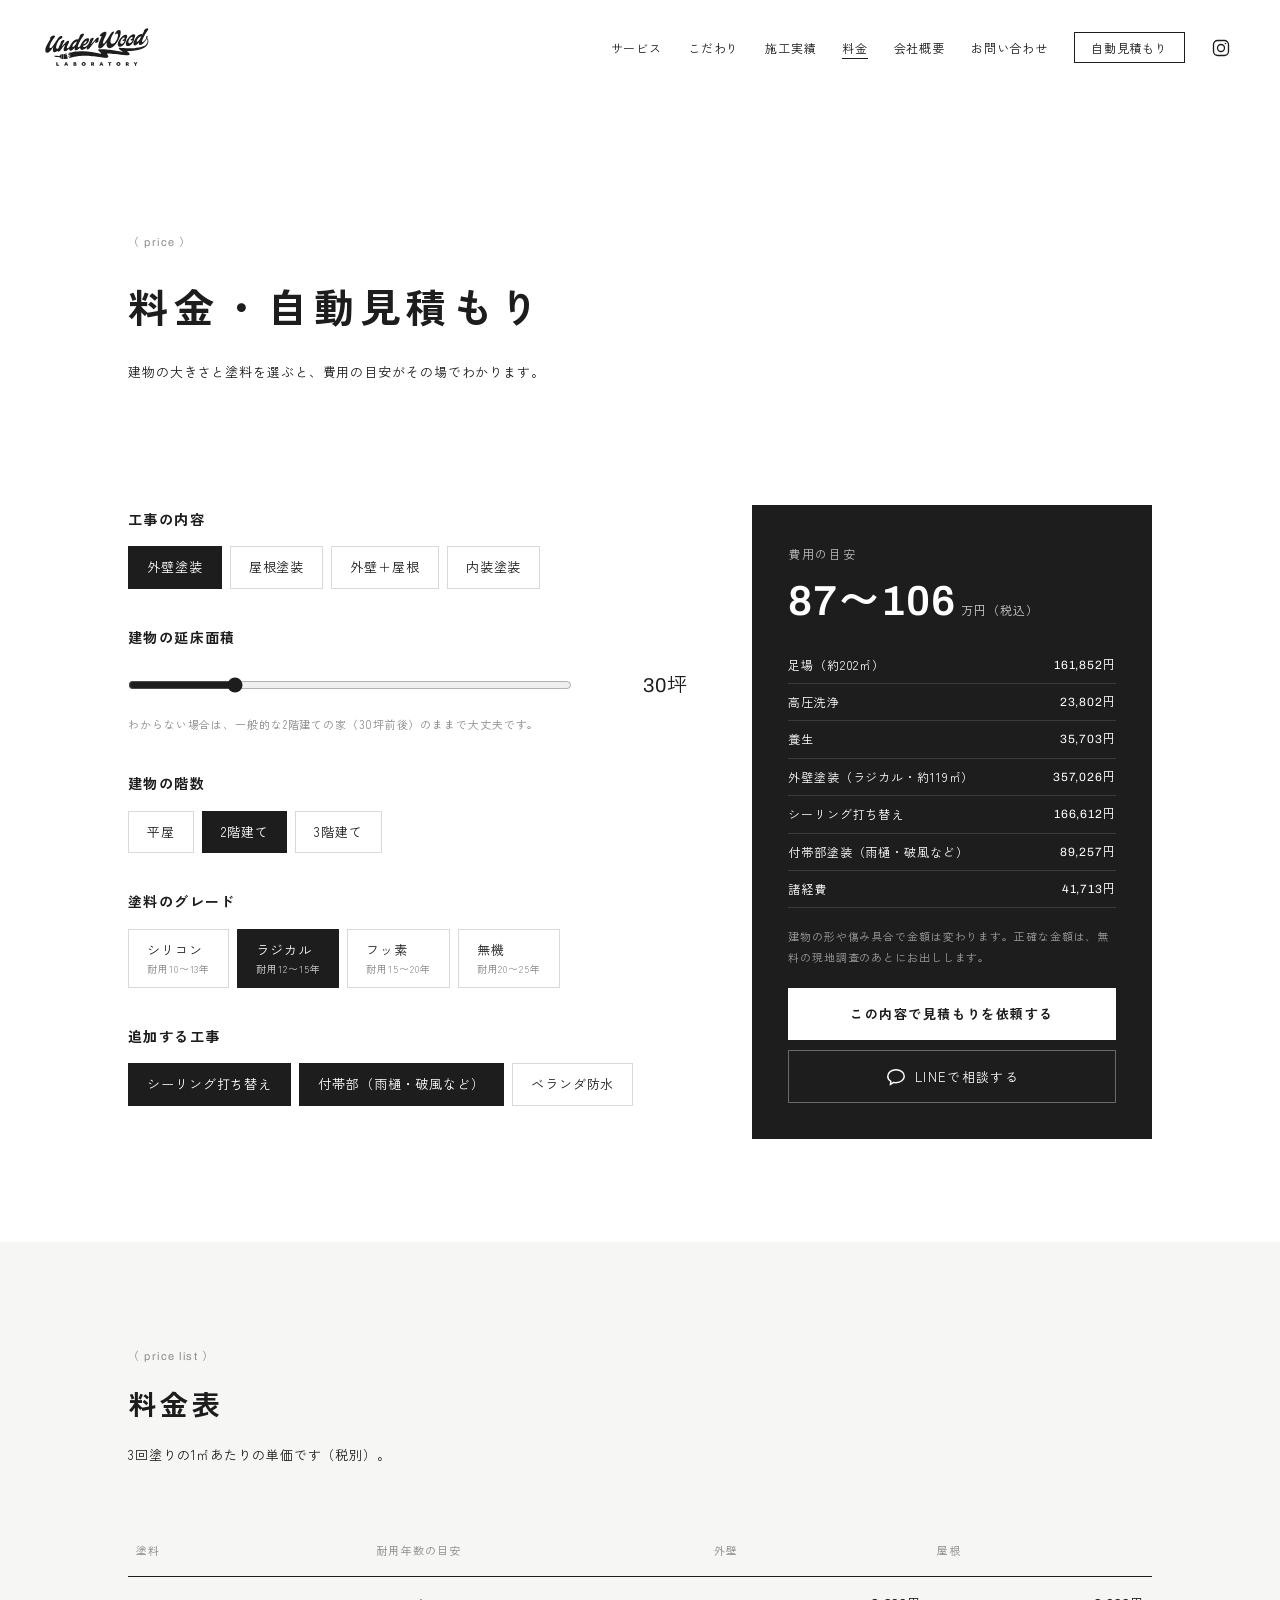
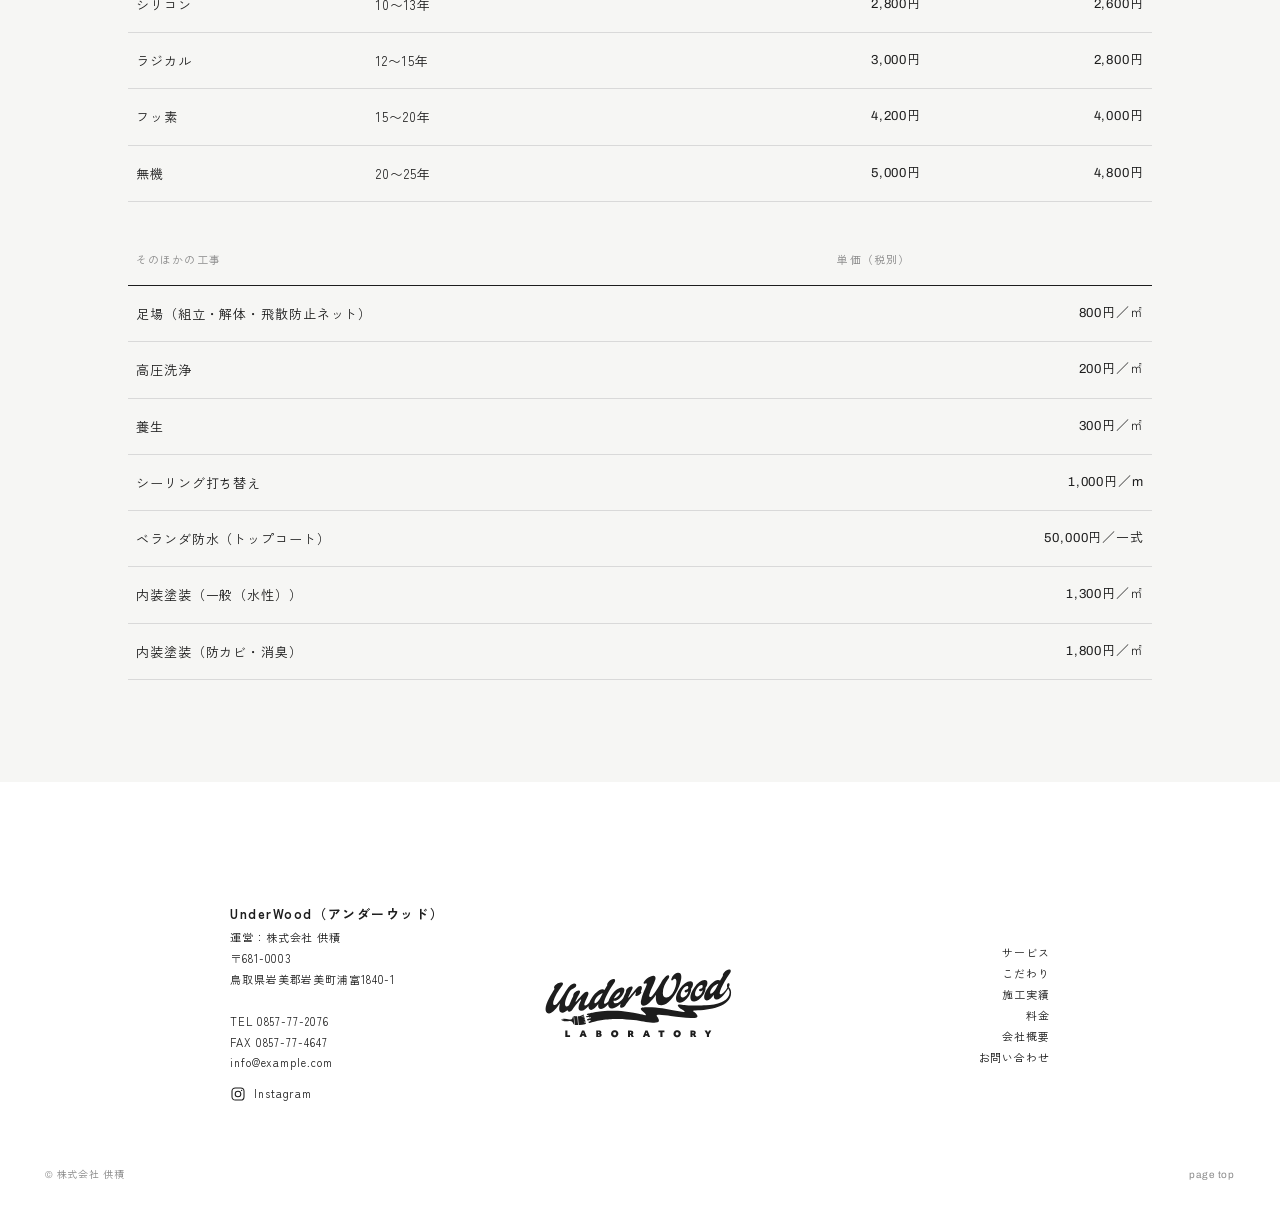
<file: price.html>
<!DOCTYPE html>
<html lang="ja">
<head>
<meta charset="utf-8">
<meta name="viewport" content="width=device-width, initial-scale=1">
<title>料金・自動見積もり｜UnderWood</title>
<meta name="description" content="外壁塗装・屋根塗装・内装塗装の料金表と、建物の大きさから費用の目安がわかる自動見積もり。">
<link rel="preconnect" href="https://fonts.googleapis.com">
<link rel="preconnect" href="https://fonts.gstatic.com" crossorigin>
<link href="https://fonts.googleapis.com/css2?family=Archivo:wdth,wght@62..125,400;62..125,600&family=Zen+Kaku+Gothic+New:wght@400;700&display=swap" rel="stylesheet">
<link rel="stylesheet" href="assets/style.css">
</head>
<body>
<a class="visually-hidden" href="#main">本文へ移動</a>
<header class="hd">
  <a class="brand" href="index.html"><svg viewBox="40 140 870 330" role="img" aria-label="UnderWood"><path d="M726.16,329.91c61.43.59,167.86-16.65,166.75-80.91-.28-5.92-.76-11.99-3.81-17.39-.5-.97-4.63-7.22-6.91-9.18,1.44-2.65,2.44-4.18,3.26-6.98.74-2.62.92-6.55-.17-8.42-1.16-2.01-4.07-2.37-6.17-1.16-2.1,1.49-5.18,4.73-5.16,10.24.02,4.24.66,5.32,2.08,8.56-.84,1.42-1.69,2.8-2.55,4.15,1.16,1.65,2.21,3.36,3.23,5.11.76-1.25,1.47-2.44,2.1-3.54.31-.45.54-.9.74-1.33,2.23,2.36,5.72,10.08,6.27,13.46,1.37,6.1-.8,16.13-3.31,20.3-7.67,14.38-12.79,19.25-31.51,28.52-24.7,12.23-48.61,12.65-73.4,15-25.62,1.73-64.95,1.82-90.61-.59-10.05-.95-15.18-1.23-28.45-3.15-19.87-2.91-5.16,14.64,5.18,20.25,6.95,3.76,26.71,16.22,10.67,14.05-32.22-4.35-64.52-11.24-96.58-16.6-20.72-3.45-49.05-6.25-72.99-5.37-19.2.69-37.68.9-16.16,19.52,30.94,26.77,4.65,15.32-19.21,11.04-15.14-2.7-31.5-5.86-46.72-8.14-26.68-4.18-52.11-6.55-80.21-5.46-7.22.28-22.25.32-42.64,2.14-12.51,1.11-21.53,2.84-37.56,5.62-7.96,1.38-26.53,5.84-26.53,5.84-1.68.49-4.58,1.81-3.95,4.15.47,1.77,2.02,2.02,4.37,1.46,1.39-.29,4.28-.35,4.59.9.66,2.7-7.74,3.39-8.99,3.65-1.89.36-3.97,1.62-3.38,3.65.53,1.84,2.91,2.21,4.94,1.69l4.35-1.06c1.84-.71,2.98-.68,3.58.93.3.79.69,2.03,2.14,1.77,1.18-.21,2.04-.92,3.56-1.17,1.52-.25,2.44.24,2.86,1.13.41.87-.05,2.8-1.59,3.14-4.4.95-8.22,2.03-12.75,3.69-2.74,1.07-3.39,3.36-3.1,4.89.31,1.58,3.34,2.29,5.13,1.67,2.51-.54,5.22-1.85,7.75-2.38,1.62-.6,3.1,0,3.81,1.55.46,1-.72,2.98-2.74,3.81-1.18.26-4.07,1.17-5.24,1.43-1.56.55-2.86,3.34-1.43,5.24,1,1.33,3.22,2.15,5.01,1.55,29.91-9.16,47.91-13.21,65.03-15.06,29.11-2.89,34.12-3.49,70.17-3.51,17.22,0,48.45,3.27,66.18,5.27,36.31,4.1,57.61,10.78,87.27,12.41,12.53.76,29.24.14,28.93-8.71-.31-8.73-4.28-14-9.58-21.17-9.2-12.44,39.9-3.81,63.15-1,37.18,4.49,61.31,7.4,93.03,9.18,19.11,1.09,36.43-1.47,27.81-14.08-3.71-5.41-6.84-8.18-14.64-14.03-4.8-3.59-5.01-7.59,4.14-6.55Z"/><path d="M239.47,309c-.1,1.09-.15,2.15-.15,3.15,0,8.1,3.44,15.94,12.55,15.26,10.12-.76,23.29-13.08,32.4-26.52,0,0-.61,4.91-.61,7.54,0,8.5,3.64,15.92,13.77,15.17,10.77-.81,22.19-10.67,31.83-22.02.4,11.54,6.48,20.16,18.99,19.22,11-.82,25.64-8.65,39.5-23.05-.47,1.11-.95,2.24-1.44,3.39-1.42,3.55-2.23,6.65-2.23,9.28,0,4.25,2.03,7.14,6.28,6.82q.2-.02.41-.03c7.69-.78,13.36-4.44,17.82-11.26,12.55-18.96,38.07-50.43,44.75-57.21,1.21-1.1,2.23-1.58,2.83-1.63.81-.06,1.01.33,1.01,1.14,0,1.42-.81,3.7-1.21,4.14-1.01,2.3-1.62,4.78-1.62,6.6,0,3.04,1.62,5.14,5.27,4.87,6.88-.52,21.87-10.55,21.87-17.43,0-1.82-1.82-1.28-1.82-3.51,0-1.62,1.01-3.72,2.23-6.65,1.42-3.55,2.23-6.85,2.23-9.68,0-5.47-2.23-8.74-7.9-8.32-4.25.32-10.12,3.19-16.2,9.51-7.09,7.62-32.19,38.45-35.43,42.14-1.01,1.29-2.03,1.77-2.63,1.82-.41.03-.61-.16-.61-.76,0-.81.61-1.87.61-2.27,3.65-6.95,12.15-24.19,17.62-35.33,1.42-3.14,2.23-5.63,2.23-7.86,0-4.45-3.24-5.83-7.09-5.54-4.66.35-11.74,3.11-17.41,9.61-2.83,3.25-6.48,8.79-6.48,13.44,0,1.01.2,1.81.4,2.6,0,0-4.08,7.81-13.21,28.43-10.16,13.34-22.82,22.65-33.15,23.43-7.7.58-10.73-4.46-10.73-11.34v-1.01c1.42.3,3.24.57,5.06.43,6.07-.46,14.17-3.89,22.47-10.79,12.76-10.67,22.27-27.58,22.27-38.72,0-8.3-5.06-11.97-12.96-11.38-10.12.76-25.11,8.56-40.7,27.75-9.76,12.09-16.36,24.68-19.3,35.77-6.29,7.03-11.86,10.71-15.52,10.98l-.2.02c-3.65.27-4.66-2.28-4.66-4.91,0-1.62.41-3.47.81-4.92,2.83-11.35,8.71-24.14,13.97-34.05,10.93-20.86,24.9-40.94,32.8-53.07,2.23-3.41,3.24-6.72,3.24-9.35,0-5.06-3.65-7.02-8.3-6.67-6.07.46-14.38,4.72-21.46,12.14-4.25,4.57-6.68,9.81-6.68,13.66,0,.81.2,1.6.41,2.4-4.66,7.43-8.91,14.84-12.96,21.82-2.63-2.23-6.07-3.19-9.92-2.9-14.78,1.11-36.24,19.11-52.24,46.43-2.52,4.23-4.55,8.27-6.16,12.09-5.99,7.56-13.47,14.89-19.96,15.38-3.04.23-4.05-1.72-4.05-3.95,0-1.42.41-3.27.81-4.51,3.24-11.18,12.15-29.66,14.58-34.09,2.23-4.22,3.64-8.78,3.64-12.42,0-5.27-3.24-8.46-8.5-8.07-4.45.33-9.92,3.38-15.19,8.83-7.29,7.63-29.16,31.74-32.4,35.43-1.21,1.3-2.02,1.77-2.43,1.8-.61.05-.61-.36-.61-.76,0-.81.41-1.85.41-2.26,2.43-6.05,11.95-24.58,17.82-35.35,1.62-2.95,2.43-5.45,2.43-7.67,0-4.45-3.24-6.03-7.29-5.73-4.46.33-11.54,3.09-17.41,9.6-2.63,3.03-6.68,9-6.68,13.66,0,.81.2,1.6.41,2.4,0,0-6.04,11.26-19.36,42.4-3.17,3.22-6.71,5.1-10,5.35-7.09.53-8.5-6.25-8.5-12.32,0-8.91,3.24-21.91,9.72-35.75,11.34-24.74,18.02-30.71,30.98-35.93,7.09-2.76,10.73-8.5,10.73-13.36s-3.24-8.46-9.92-7.96c-12.35.93-25.11,15.45-31.38,25.23-4.86,7.25-9.52,14.28-13.97,21.29-11.95,19.12-24.3,37.66-33.81,46.87-3.64,3.31-7.09,5.19-9.92,5.4-5.27.39-6.88-3.94-6.88-8.8,0-3.04.61-6.32,1.21-8.6,5.47-20.86,20.65-46.09,40.7-72.29,2.23-3,3.24-5.51,3.24-7.73,0-4.05-3.85-6.19-10.12-5.72-5.87.44-13.57,3.04-21.66,8.91-6.68,4.55-9.32,10.21-9.32,14.26,0,2.63,1.01,4.58,2.84,5.26-14.17,22.52-41.71,66.09-41.71,93.22,0,11.13,4.25,20.74,16,19.86,13.77-1.03,27.54-17.25,35.64-27.37,3.65-4.73,8.91-11.8,14.38-19.5-2.03,7.85-3.64,16.27-3.64,24.37,0,10.93,3.24,19.8,15.19,18.91,8.04-.6,16.19-5.78,23.14-12.47.29,5.01,3.26,8.27,8.45,7.88,5.47-.41,10.12-2.98,14.38-9.58,12.35-18.94,28.95-38.21,35.03-44.13,1.42-1.32,2.63-2.02,3.44-2.08.81-.06,1.01.33,1.01,1.14,0,1.21-.81,3.3-1.21,3.74-4.25,9.43-10.73,23.07-10.73,33.4,0,7.9,3.44,14.32,13.16,13.59,11.26-.84,22.96-11,32.74-22.6ZM357.98,270.87c6.28-11.81,18.22-24.24,23.89-24.67,1.42-.11,2.43.63,2.43,2.25,0,3.04-3.04,8.73-6.48,12.63-4.05,4.35-11.74,11.61-21.46,13.76.41-1.45,1.01-2.71,1.62-3.97ZM282.05,263.8c7.69-7.86,16.2-11.94,22.48-13.22-4.66,10.47-11.95,23.98-15.39,29.3-5.47,7.9-13.16,16.17-18.63,16.58-3.04.23-3.85-1.53-3.85-4.37,0-5.67,4.45-16.94,15.39-28.28Z"/><path d="M480.04,284.93c-.61,2.88-.81,5.53-.81,7.96,0,10.93,4.66,16.05,13.16,15.41,7.29-.54,16.6-5.29,26.12-14.1,11.74-10.8,20.85-22.01,30.57-36.1-.61,4.3-1.01,9.19-1.01,14.05,0,17.61,5.47,36.03,26.52,34.46,29.76-2.23,56.69-40.89,69.65-64.54,9.52-17.72,20.65-46.29,20.65-66.54,0-11.54-4.45-19.31-16.4-18.41-10.93.82-23.08,10.03-29.16,27.09-.61,1.67-.81,2.9-.81,4.11,0,2.63,1.62,4.53,4.05,4.35,2.03-.15,4.25-2.14,5.67-4.07,1.82-2.36,4.25-3.36,6.08-3.49,6.48-.49,7.9,7.3,7.9,12.37v1.01c0,22.88-17.41,70.14-45.36,72.24-9.32.7-16.81-6.03-16.81-20,.2-23.91,10.12-43.68,23.69-63.53,4.05-5.97,5.67-10.35,5.67-13.38,0-3.24-2.03-4.91-5.27-4.67-12.15.91-27.34,25.74-32.8,34.65-10.93,17.83-23.28,38.59-38.67,57.36-4.05,4.76-7.9,7.27-10.73,7.49-3.44.26-4.45-2.5-4.45-5.54,0-2.23.61-4.7,1.01-6.15,7.49-27.49,20.65-45.08,26.93-67.21.81-2.89,1.21-5.35,1.21-7.78,0-7.09-3.24-11.7-10.93-11.13l-.2.02c-9.92.74-27.54,8.95-41.51,27.2-1.62,2.15-2.23,4.22-2.23,6.04,0,2.43,1.42,4.15,3.85,3.96,3.24-.24,4.86-2.79,7.69-3.01,1.82-.14,3.24,1.17,3.24,3.81,0,1.21-.4,2.46-.81,4.11-6.48,18.91-19.64,40.14-25.72,71.98Z"/><path d="M640.38,274.28c0,11.94,5.47,21.05,18.02,20.11,11.95-.89,27.94-10.8,39.48-28.67,6.68-10.22,12.35-22.99,12.35-35.14v-.81c5.47-7.29,8.1-14.98,8.1-21.06,0-8.71-4.66-13.42-13.16-12.78-14.58,1.09-31.18,12.26-47.38,34.73-12.55,17.54-17.41,32.69-17.41,43.62ZM671.16,233.1c7.49-10.68,14.78-14.47,19.64-14.83,3.64-.27,6.08,1.57,6.08,5.42,0,6.07-4.25,11.05-10.33,11.5l-.41.03c-3.65.27-6.28,3.31-6.28,6.54,0,3.65,2.43,5.69,6.28,5.4,1.62-.12,3.64-.68,5.87-1.86,1.62-1.13,3.44-2.08,4.86-3.2-.81,5.12-2.63,10.93-5.67,15.2-5.67,8.12-13.36,12.74-19.44,13.2-7.29.55-10.12-4.51-10.12-11.19,0-7.29,3.24-17.25,9.52-26.22Z"/><path d="M724.41,289.44c11.95-.89,27.94-10.8,39.48-28.67,6.68-10.22,12.35-22.99,12.35-35.14v-.81c5.47-7.29,8.1-14.98,8.1-21.06,0-8.71-4.66-13.42-13.16-12.78-14.58,1.09-31.18,12.26-47.38,34.73-12.55,17.54-17.41,32.69-17.41,43.62,0,11.94,5.47,21.05,18.02,20.11ZM737.17,228.15c7.49-10.68,14.78-14.47,19.64-14.83,3.64-.27,6.08,1.57,6.08,5.42,0,6.07-4.25,11.05-10.33,11.5q-.2.02-.4.03c-3.64.27-6.28,3.31-6.28,6.54,0,3.65,2.43,5.69,6.28,5.4,1.62-.12,3.64-.68,5.87-1.86,1.62-1.13,3.44-2.08,4.86-3.2-.81,5.12-2.63,10.93-5.67,15.2-5.67,8.12-13.36,12.74-19.44,13.2-7.29.54-10.12-4.51-10.12-11.19,0-7.29,3.24-17.25,9.52-26.22Z"/><path d="M782.01,283.98c10.12-.74,23.28-13.08,32.4-26.51,0,0-.62,4.9-.62,7.54,0,8.51,3.66,15.92,13.77,15.16,19.66-1.46,41.46-33.09,50.69-48.87-.96-1.9-1.91-3.81-2.77-5.75-10.95,18.26-23.97,29.74-29.9,30.19l-.19.02c-3.66.28-4.66-2.29-4.66-4.92,0-1.61.4-3.46.81-4.92,2.82-11.35,8.7-24.13,13.96-34.04,10.93-20.86,24.91-40.94,32.81-53.08,2.22-3.4,3.22-6.72,3.22-9.36,0-5.06-3.64-7.02-8.3-6.65-6.06.45-14.36,4.71-21.46,12.13-4.24,4.57-6.67,9.82-6.67,13.67,0,.8.19,1.59.4,2.39-4.66,7.43-8.9,14.85-12.96,21.83-2.63-2.23-6.06-3.19-9.93-2.91-14.78,1.11-36.24,19.13-52.23,46.43-7.69,12.94-10.93,24.12-10.93,32.41s3.45,15.94,12.56,15.25ZM812.17,220.38c7.69-7.87,16.2-11.94,22.47-13.22-4.64,10.46-11.94,23.98-15.38,29.3-5.47,7.9-13.17,16.16-18.62,16.58-3.03.23-3.85-1.54-3.85-4.37,0-5.68,4.45-16.94,15.38-28.29Z"/><path d="M220.11,359.73l-1.12-4.07c-4.47,2.24-8.99,4.46-14.53,4.65,3.89-1.59,7.49-2.69,10.67-4.95l3.15-2.23-.87-3.04-1.05.27c.35-.56.58-1.17.29-1.54-.44-.57-1.31-.95-1.74-.57-4.79,4.28-11.91,6.7-18.54,7.87l-5.33.71c-.14.31-.06.94-.02,1.39l.87,10.04.91,10.67.89,10.35.63,7.04c10.07.44,19.62-.66,28.68-3.52,1.5-.47,2.97-.97,4.04-1.97,1.58-1.46.18-4.86.26-4.86l-.7.06c-2.83.25-5.31,1.51-8.3,1.15,3.05-.98,5.81-1.52,8.49-2.92l-1.36-4.55c-4.23,1.79-8.44,3.23-13.33,3.17,3.73-1.24,7.18-2.07,10.34-3.91l2.45-1.65-1.42-4.82c-2.45.41-4.44,1.52-7.08,1.21l6.76-2.58-2.55-9.72c-2.51.82-4.77,1.45-7.23,2-.71.16-1.46.21-2.26-.05,3.22-.99,6.01-1.97,8.98-3.63Z"/><path d="M164.03,367.67c1.84-2.3,2.64-5.09,3.27-7.95.39-1.79,1.64-3.19,3.68-3l3.27,38.21c-1.6.3-3.67-1.71-4.31-3.52-2.53-7.18-7.3-13.04-15.36-13.15-2.96-.04-5.72.54-8.64.84-9.52.97-17.28.66-26.94-2.29-2.09-.64-3.27-2.19-3.34-4.1s.87-3.08,2.76-3.47c11.46-2.35,20.45-1.01,32.41,1.81,5.38,1.27,10.16.4,13.19-3.39ZM119.52,371.64c-.35.19-.79.87-.8,1.24-.02.41.5,1.25.97,1.57,1.33.9,3.07,1.02,4.29.35.6-.33,1.11-1.14.92-1.71-.56-1.68-3.61-2.41-5.38-1.46Z"/><path d="M186.47,356.5l-5.25-.37-8.03-.34.8,9.45.84,9.73.91,10.67.89,10.51,6.94.42,5.64.26c.57.03,1.8-.24,2-.71.51-1.16.12-2.43.02-3.62l-.43-5.03-.34-3.94-.87-10.2-.94-11.12-.34-3.98c-.05-.59-1.09-1.69-1.83-1.74Z"/><path d="M133.03,421.61h9.76v22.51h12.07v7.77h-21.84v-30.28Z"/><path d="M209.77,421.61h9.96l11.71,30.28h-10.16l-1.91-6.26h-9.84l-1.91,6.26h-9.52l11.68-30.28ZM217.18,438.47l-2.71-8.89-2.75,8.89h5.46Z"/><path d="M274.88,421.61h12.27c7.41,0,11.12,2.62,11.12,7.85,0,1.38-.3,2.62-.9,3.73-.6,1.1-1.43,1.96-2.49,2.57,1.54.48,2.76,1.36,3.65,2.65.89,1.29,1.33,2.82,1.33,4.6,0,5.92-3.84,8.89-11.52,8.89h-13.47v-30.28ZM286.47,433.64c2.1,0,3.15-.93,3.15-2.79s-1.05-2.79-3.15-2.79h-3.03v5.58h3.03ZM287.59,445.44c2.1,0,3.15-.93,3.15-2.79s-1.05-2.79-3.15-2.79h-4.14v5.58h4.14Z"/><path d="M359.43,452.53c-2.47,0-4.73-.39-6.77-1.16-2.05-.77-3.81-1.86-5.3-3.27s-2.64-3.08-3.45-5c-.81-1.93-1.22-4.05-1.22-6.36s.42-4.34,1.26-6.25c.84-1.91,2.01-3.58,3.53-5s3.29-2.53,5.32-3.33,4.24-1.19,6.63-1.19,4.73.38,6.77,1.16c2.04.77,3.81,1.86,5.3,3.27,1.49,1.41,2.64,3.07,3.45,5,.81,1.93,1.22,4.04,1.22,6.35s-.42,4.34-1.26,6.26c-.84,1.91-2.01,3.58-3.53,5-1.51,1.42-3.29,2.53-5.32,3.33-2.03.8-4.24,1.2-6.63,1.2ZM366.17,436.79c0-1.43-.29-2.7-.86-3.8-.57-1.1-1.36-1.97-2.37-2.59-1.01-.62-2.18-.94-3.51-.94s-2.46.31-3.49.92-1.82,1.46-2.39,2.55c-.57,1.09-.86,2.35-.86,3.79s.29,2.7.86,3.8c.57,1.1,1.36,1.97,2.37,2.59,1.01.62,2.18.94,3.51.94s2.5-.3,3.51-.92c1.01-.61,1.8-1.47,2.37-2.57.57-1.1.86-2.36.86-3.76Z"/><path d="M420.4,421.61h11.87c3.93,0,6.98.94,9.15,2.83,2.16,1.89,3.25,4.53,3.25,7.93,0,1.65-.39,3.15-1.16,4.52-.77,1.37-1.74,2.53-2.91,3.49l6.97,11.52h-10.48l-4.42-8.85h-3.07v8.85h-9.2v-30.28ZM431,436.11c2.92,0,4.38-1.27,4.38-3.83,0-1.3-.35-2.25-1.04-2.85-.69-.6-1.81-.89-3.35-.89h-1.39v7.57h1.39Z"/><path d="M500.09,421.61h9.96l11.71,30.28h-10.16l-1.91-6.26h-9.84l-1.91,6.26h-9.52l11.68-30.28ZM507.5,438.47l-2.71-8.89-2.75,8.89h5.46Z"/><path d="M568.71,429.38h-8.89v-7.77h27.53v7.77h-8.89v22.51h-9.76v-22.51Z"/><path d="M645.73,452.53c-2.47,0-4.73-.39-6.77-1.16s-3.81-1.86-5.3-3.27c-1.49-1.41-2.64-3.08-3.45-5-.81-1.93-1.22-4.05-1.22-6.36s.42-4.34,1.26-6.25c.84-1.91,2.01-3.58,3.53-5,1.51-1.42,3.29-2.53,5.32-3.33s4.24-1.19,6.63-1.19,4.73.38,6.77,1.16c2.05.77,3.81,1.86,5.3,3.27,1.49,1.41,2.64,3.07,3.45,5,.81,1.93,1.21,4.04,1.21,6.35s-.42,4.34-1.26,6.26c-.84,1.91-2.01,3.58-3.53,5-1.51,1.42-3.29,2.53-5.32,3.33-2.03.8-4.24,1.2-6.64,1.2ZM652.46,436.79c0-1.43-.28-2.7-.86-3.8-.57-1.1-1.36-1.97-2.37-2.59-1.01-.62-2.18-.94-3.51-.94s-2.46.31-3.49.92c-1.02.61-1.82,1.46-2.39,2.55-.57,1.09-.86,2.35-.86,3.79s.28,2.7.86,3.8c.57,1.1,1.36,1.97,2.37,2.59,1.01.62,2.18.94,3.51.94s2.5-.3,3.51-.92c1.01-.61,1.8-1.47,2.37-2.57.57-1.1.86-2.36.86-3.76Z"/><path d="M706.69,421.61h11.87c3.93,0,6.98.94,9.14,2.83s3.25,4.53,3.25,7.93c0,1.65-.39,3.15-1.16,4.52-.77,1.37-1.74,2.53-2.91,3.49l6.97,11.52h-10.48l-4.42-8.85h-3.07v8.85h-9.2v-30.28ZM717.29,436.11c2.92,0,4.38-1.27,4.38-3.83,0-1.3-.35-2.25-1.04-2.85-.69-.6-1.81-.89-3.35-.89h-1.39v7.57h1.39Z"/><path d="M771.33,421.61h10.72l4.94,10.72,4.94-10.72h10.48l-10.76,18.25v12.03h-9.56v-12.03l-10.76-18.25Z"/></svg></a>
  <nav id="nav" aria-label="メインメニュー"><ul><li><a href="service.html">サービス</a></li><li><a href="commitment.html">こだわり</a></li><li><a href="works.html">施工実績</a></li><li><a href="price.html" aria-current="page">料金</a></li><li><a href="company.html">会社概要</a></li><li><a href="contact.html">お問い合わせ</a></li><li><a class="cta" href="price.html">自動見積もり</a></li></ul></nav>
  <a class="ig" href="https://www.instagram.com/underwood_paint/" target="_blank" rel="noopener" aria-label="UnderWoodのInstagram（新しいタブで開きます）"><svg viewBox="0 0 24 24" width="20" height="20" fill="none" stroke="currentColor" stroke-width="1.6" aria-hidden="true"><rect x="3" y="3" width="18" height="18" rx="5"/><circle cx="12" cy="12" r="4.2"/><circle cx="17.4" cy="6.6" r="1" fill="currentColor" stroke="none"/></svg></a>
  <button class="menu-btn" type="button" aria-expanded="false" aria-controls="nav">メニュー</button>
</header>
<main id="main">
<section class="page-head">
  <div class="wrap"><span class="en">PRICE</span><h1>料金・自動見積もり</h1><p>建物の大きさと塗料を選ぶと、費用の目安がその場でわかります。</p></div>
  <svg class="stroke" viewBox="220 195 680 200" aria-hidden="true"><path d="M726.16,329.91c61.43.59,167.86-16.65,166.75-80.91-.28-5.92-.76-11.99-3.81-17.39-.5-.97-4.63-7.22-6.91-9.18,1.44-2.65,2.44-4.18,3.26-6.98.74-2.62.92-6.55-.17-8.42-1.16-2.01-4.07-2.37-6.17-1.16-2.1,1.49-5.18,4.73-5.16,10.24.02,4.24.66,5.32,2.08,8.56-.84,1.42-1.69,2.8-2.55,4.15,1.16,1.65,2.21,3.36,3.23,5.11.76-1.25,1.47-2.44,2.1-3.54.31-.45.54-.9.74-1.33,2.23,2.36,5.72,10.08,6.27,13.46,1.37,6.1-.8,16.13-3.31,20.3-7.67,14.38-12.79,19.25-31.51,28.52-24.7,12.23-48.61,12.65-73.4,15-25.62,1.73-64.95,1.82-90.61-.59-10.05-.95-15.18-1.23-28.45-3.15-19.87-2.91-5.16,14.64,5.18,20.25,6.95,3.76,26.71,16.22,10.67,14.05-32.22-4.35-64.52-11.24-96.58-16.6-20.72-3.45-49.05-6.25-72.99-5.37-19.2.69-37.68.9-16.16,19.52,30.94,26.77,4.65,15.32-19.21,11.04-15.14-2.7-31.5-5.86-46.72-8.14-26.68-4.18-52.11-6.55-80.21-5.46-7.22.28-22.25.32-42.64,2.14-12.51,1.11-21.53,2.84-37.56,5.62-7.96,1.38-26.53,5.84-26.53,5.84-1.68.49-4.58,1.81-3.95,4.15.47,1.77,2.02,2.02,4.37,1.46,1.39-.29,4.28-.35,4.59.9.66,2.7-7.74,3.39-8.99,3.65-1.89.36-3.97,1.62-3.38,3.65.53,1.84,2.91,2.21,4.94,1.69l4.35-1.06c1.84-.71,2.98-.68,3.58.93.3.79.69,2.03,2.14,1.77,1.18-.21,2.04-.92,3.56-1.17,1.52-.25,2.44.24,2.86,1.13.41.87-.05,2.8-1.59,3.14-4.4.95-8.22,2.03-12.75,3.69-2.74,1.07-3.39,3.36-3.1,4.89.31,1.58,3.34,2.29,5.13,1.67,2.51-.54,5.22-1.85,7.75-2.38,1.62-.6,3.1,0,3.81,1.55.46,1-.72,2.98-2.74,3.81-1.18.26-4.07,1.17-5.24,1.43-1.56.55-2.86,3.34-1.43,5.24,1,1.33,3.22,2.15,5.01,1.55,29.91-9.16,47.91-13.21,65.03-15.06,29.11-2.89,34.12-3.49,70.17-3.51,17.22,0,48.45,3.27,66.18,5.27,36.31,4.1,57.61,10.78,87.27,12.41,12.53.76,29.24.14,28.93-8.71-.31-8.73-4.28-14-9.58-21.17-9.2-12.44,39.9-3.81,63.15-1,37.18,4.49,61.31,7.4,93.03,9.18,19.11,1.09,36.43-1.47,27.81-14.08-3.71-5.41-6.84-8.18-14.64-14.03-4.8-3.59-5.01-7.59,4.14-6.55Z"/></svg>
</section>
<section class="sec" style="padding-top:56px">
  <div class="wrap est">
    <form id="est-form" onsubmit="return false">
      <fieldset><legend>工事の内容</legend>
        <div class="opts"><label><input type="radio" name="type" value="wall" checked><span>外壁塗装</span></label><label><input type="radio" name="type" value="roof"><span>屋根塗装</span></label><label><input type="radio" name="type" value="both"><span>外壁＋屋根</span></label><label><input type="radio" name="type" value="interior"><span>内装塗装</span></label></div>
      </fieldset>

      <fieldset data-for="exterior"><legend>建物の延床面積</legend>
        <div class="range-row"><input type="range" name="tsubo" min="15" max="80" step="1" value="30" aria-label="延床面積（坪）"><output id="tsubo-out">30坪</output></div>
        <p class="note">わからない場合は、一般的な2階建ての家（30坪前後）のままで大丈夫です。</p>
      </fieldset>

      <fieldset data-for="exterior"><legend>建物の階数</legend>
        <div class="opts"><label><input type="radio" name="stories" value="1"><span>平屋</span></label><label><input type="radio" name="stories" value="2" checked><span>2階建て</span></label><label><input type="radio" name="stories" value="3"><span>3階建て</span></label></div>
      </fieldset>

      <fieldset data-for="exterior"><legend>塗料のグレード</legend>
        <div class="opts"><label><input type="radio" name="grade" value="silicon"><span>シリコン<small>耐用10〜13年</small></span></label><label><input type="radio" name="grade" value="radical" checked><span>ラジカル<small>耐用12〜15年</small></span></label><label><input type="radio" name="grade" value="fluorine"><span>フッ素<small>耐用15〜20年</small></span></label><label><input type="radio" name="grade" value="inorganic"><span>無機<small>耐用20〜25年</small></span></label></div>
      </fieldset>

      <fieldset data-for="exterior"><legend>追加する工事</legend>
        <div class="opts">
          <label id="sealing-wrap"><input type="checkbox" name="sealing" checked><span>シーリング打ち替え</span></label>
          <label><input type="checkbox" name="trim" checked><span>付帯部（雨樋・破風など）</span></label>
          <label><input type="checkbox" name="balcony"><span>ベランダ防水</span></label>
        </div>
      </fieldset>

      <fieldset data-for="interior" hidden><legend>部屋の広さ</legend>
        <div class="opts"><label><input type="radio" name="jo" value="4.5"><span>4.5畳</span></label><label><input type="radio" name="jo" value="6" checked><span>6畳</span></label><label><input type="radio" name="jo" value="8"><span>8畳</span></label><label><input type="radio" name="jo" value="10"><span>10畳</span></label><label><input type="radio" name="jo" value="12"><span>12畳</span></label></div>
      </fieldset>
      <fieldset data-for="interior" hidden><legend>部屋の数</legend>
        <div class="range-row"><input type="range" name="rooms" min="1" max="10" step="1" value="1" aria-label="部屋の数"><output id="rooms-out">1部屋</output></div>
        <div class="opts" style="margin-top:12px"><label><input type="checkbox" name="ceiling"><span>天井も塗る</span></label></div>
      </fieldset>
      <fieldset data-for="interior" hidden><legend>塗料</legend>
        <div class="opts"><label><input type="radio" name="igrade" value="standard" checked><span>一般（水性）</span></label><label><input type="radio" name="igrade" value="func"><span>防カビ・消臭</span></label></div>
      </fieldset>
    </form>

    <aside class="sheet" aria-live="polite">
      <h2>費用の目安</h2>
      <p class="total" id="total"></p>
      <table><tbody id="rows"></tbody></table>
      <p class="note">建物の形や傷み具合で金額は変わります。正確な金額は、無料の現地調査のあとにお出しします。</p>
      <button class="btn btn-pink" type="button" id="to-contact" style="margin-top:20px">この内容で見積もりを依頼する</button>
      <a class="sheet-line" href="contact.html#line" data-line-pending><svg viewBox="0 0 24 24" width="22" height="22" fill="none" stroke="currentColor" stroke-width="1.6" aria-hidden="true"><path d="M12 4C7 4 3 7.2 3 11.2c0 2.3 1.3 4.3 3.4 5.6L6 20l3.6-2.1c.8.2 1.6.3 2.4.3 5 0 9-3.2 9-7.1S17 4 12 4Z"/></svg>LINEで相談する</a>
    </aside>
  </div>
</section>

<section class="sec" style="background:var(--white)">
  <div class="wrap">
    <div class="sec-head"><span class="en">PRICE LIST</span><h2>料金表</h2><p>3回塗りの1㎡あたりの単価です（税別）。</p></div>
    <div class="tbl-scroll"><table class="tbl">
      <thead><tr><th>塗料</th><th>耐用年数の目安</th><th>外壁</th><th>屋根</th></tr></thead>
      <tbody id="price-grades"></tbody>
    </table></div>
    <div class="tbl-scroll" style="margin-top:32px"><table class="tbl">
      <thead><tr><th>そのほかの工事</th><th>単価（税別）</th></tr></thead>
      <tbody id="price-others"></tbody>
    </table></div>
  </div>
</section>

</main>
<footer>
  <div class="ft">
    <address style="font-style:normal"><strong style="font-size:13px;letter-spacing:.12em">UnderWood（アンダーウッド）</strong><br>運営：株式会社 供積<br>〒681-0003<br>鳥取県岩美郡岩美町浦富1840-1<br><br>TEL <a href="tel:0857772076">0857-77-2076</a><br>FAX 0857-77-4647<br>info@example.com<br><a class="ig-text" href="https://www.instagram.com/underwood_paint/" target="_blank" rel="noopener"><svg viewBox="0 0 24 24" width="20" height="20" fill="none" stroke="currentColor" stroke-width="1.6" aria-hidden="true"><rect x="3" y="3" width="18" height="18" rx="5"/><circle cx="12" cy="12" r="4.2"/><circle cx="17.4" cy="6.6" r="1" fill="currentColor" stroke="none"/></svg>Instagram</a></address>
    <a class="brand" href="index.html"><svg viewBox="40 140 870 330" role="img" aria-label="UnderWood"><path d="M726.16,329.91c61.43.59,167.86-16.65,166.75-80.91-.28-5.92-.76-11.99-3.81-17.39-.5-.97-4.63-7.22-6.91-9.18,1.44-2.65,2.44-4.18,3.26-6.98.74-2.62.92-6.55-.17-8.42-1.16-2.01-4.07-2.37-6.17-1.16-2.1,1.49-5.18,4.73-5.16,10.24.02,4.24.66,5.32,2.08,8.56-.84,1.42-1.69,2.8-2.55,4.15,1.16,1.65,2.21,3.36,3.23,5.11.76-1.25,1.47-2.44,2.1-3.54.31-.45.54-.9.74-1.33,2.23,2.36,5.72,10.08,6.27,13.46,1.37,6.1-.8,16.13-3.31,20.3-7.67,14.38-12.79,19.25-31.51,28.52-24.7,12.23-48.61,12.65-73.4,15-25.62,1.73-64.95,1.82-90.61-.59-10.05-.95-15.18-1.23-28.45-3.15-19.87-2.91-5.16,14.64,5.18,20.25,6.95,3.76,26.71,16.22,10.67,14.05-32.22-4.35-64.52-11.24-96.58-16.6-20.72-3.45-49.05-6.25-72.99-5.37-19.2.69-37.68.9-16.16,19.52,30.94,26.77,4.65,15.32-19.21,11.04-15.14-2.7-31.5-5.86-46.72-8.14-26.68-4.18-52.11-6.55-80.21-5.46-7.22.28-22.25.32-42.64,2.14-12.51,1.11-21.53,2.84-37.56,5.62-7.96,1.38-26.53,5.84-26.53,5.84-1.68.49-4.58,1.81-3.95,4.15.47,1.77,2.02,2.02,4.37,1.46,1.39-.29,4.28-.35,4.59.9.66,2.7-7.74,3.39-8.99,3.65-1.89.36-3.97,1.62-3.38,3.65.53,1.84,2.91,2.21,4.94,1.69l4.35-1.06c1.84-.71,2.98-.68,3.58.93.3.79.69,2.03,2.14,1.77,1.18-.21,2.04-.92,3.56-1.17,1.52-.25,2.44.24,2.86,1.13.41.87-.05,2.8-1.59,3.14-4.4.95-8.22,2.03-12.75,3.69-2.74,1.07-3.39,3.36-3.1,4.89.31,1.58,3.34,2.29,5.13,1.67,2.51-.54,5.22-1.85,7.75-2.38,1.62-.6,3.1,0,3.81,1.55.46,1-.72,2.98-2.74,3.81-1.18.26-4.07,1.17-5.24,1.43-1.56.55-2.86,3.34-1.43,5.24,1,1.33,3.22,2.15,5.01,1.55,29.91-9.16,47.91-13.21,65.03-15.06,29.11-2.89,34.12-3.49,70.17-3.51,17.22,0,48.45,3.27,66.18,5.27,36.31,4.1,57.61,10.78,87.27,12.41,12.53.76,29.24.14,28.93-8.71-.31-8.73-4.28-14-9.58-21.17-9.2-12.44,39.9-3.81,63.15-1,37.18,4.49,61.31,7.4,93.03,9.18,19.11,1.09,36.43-1.47,27.81-14.08-3.71-5.41-6.84-8.18-14.64-14.03-4.8-3.59-5.01-7.59,4.14-6.55Z"/><path d="M239.47,309c-.1,1.09-.15,2.15-.15,3.15,0,8.1,3.44,15.94,12.55,15.26,10.12-.76,23.29-13.08,32.4-26.52,0,0-.61,4.91-.61,7.54,0,8.5,3.64,15.92,13.77,15.17,10.77-.81,22.19-10.67,31.83-22.02.4,11.54,6.48,20.16,18.99,19.22,11-.82,25.64-8.65,39.5-23.05-.47,1.11-.95,2.24-1.44,3.39-1.42,3.55-2.23,6.65-2.23,9.28,0,4.25,2.03,7.14,6.28,6.82q.2-.02.41-.03c7.69-.78,13.36-4.44,17.82-11.26,12.55-18.96,38.07-50.43,44.75-57.21,1.21-1.1,2.23-1.58,2.83-1.63.81-.06,1.01.33,1.01,1.14,0,1.42-.81,3.7-1.21,4.14-1.01,2.3-1.62,4.78-1.62,6.6,0,3.04,1.62,5.14,5.27,4.87,6.88-.52,21.87-10.55,21.87-17.43,0-1.82-1.82-1.28-1.82-3.51,0-1.62,1.01-3.72,2.23-6.65,1.42-3.55,2.23-6.85,2.23-9.68,0-5.47-2.23-8.74-7.9-8.32-4.25.32-10.12,3.19-16.2,9.51-7.09,7.62-32.19,38.45-35.43,42.14-1.01,1.29-2.03,1.77-2.63,1.82-.41.03-.61-.16-.61-.76,0-.81.61-1.87.61-2.27,3.65-6.95,12.15-24.19,17.62-35.33,1.42-3.14,2.23-5.63,2.23-7.86,0-4.45-3.24-5.83-7.09-5.54-4.66.35-11.74,3.11-17.41,9.61-2.83,3.25-6.48,8.79-6.48,13.44,0,1.01.2,1.81.4,2.6,0,0-4.08,7.81-13.21,28.43-10.16,13.34-22.82,22.65-33.15,23.43-7.7.58-10.73-4.46-10.73-11.34v-1.01c1.42.3,3.24.57,5.06.43,6.07-.46,14.17-3.89,22.47-10.79,12.76-10.67,22.27-27.58,22.27-38.72,0-8.3-5.06-11.97-12.96-11.38-10.12.76-25.11,8.56-40.7,27.75-9.76,12.09-16.36,24.68-19.3,35.77-6.29,7.03-11.86,10.71-15.52,10.98l-.2.02c-3.65.27-4.66-2.28-4.66-4.91,0-1.62.41-3.47.81-4.92,2.83-11.35,8.71-24.14,13.97-34.05,10.93-20.86,24.9-40.94,32.8-53.07,2.23-3.41,3.24-6.72,3.24-9.35,0-5.06-3.65-7.02-8.3-6.67-6.07.46-14.38,4.72-21.46,12.14-4.25,4.57-6.68,9.81-6.68,13.66,0,.81.2,1.6.41,2.4-4.66,7.43-8.91,14.84-12.96,21.82-2.63-2.23-6.07-3.19-9.92-2.9-14.78,1.11-36.24,19.11-52.24,46.43-2.52,4.23-4.55,8.27-6.16,12.09-5.99,7.56-13.47,14.89-19.96,15.38-3.04.23-4.05-1.72-4.05-3.95,0-1.42.41-3.27.81-4.51,3.24-11.18,12.15-29.66,14.58-34.09,2.23-4.22,3.64-8.78,3.64-12.42,0-5.27-3.24-8.46-8.5-8.07-4.45.33-9.92,3.38-15.19,8.83-7.29,7.63-29.16,31.74-32.4,35.43-1.21,1.3-2.02,1.77-2.43,1.8-.61.05-.61-.36-.61-.76,0-.81.41-1.85.41-2.26,2.43-6.05,11.95-24.58,17.82-35.35,1.62-2.95,2.43-5.45,2.43-7.67,0-4.45-3.24-6.03-7.29-5.73-4.46.33-11.54,3.09-17.41,9.6-2.63,3.03-6.68,9-6.68,13.66,0,.81.2,1.6.41,2.4,0,0-6.04,11.26-19.36,42.4-3.17,3.22-6.71,5.1-10,5.35-7.09.53-8.5-6.25-8.5-12.32,0-8.91,3.24-21.91,9.72-35.75,11.34-24.74,18.02-30.71,30.98-35.93,7.09-2.76,10.73-8.5,10.73-13.36s-3.24-8.46-9.92-7.96c-12.35.93-25.11,15.45-31.38,25.23-4.86,7.25-9.52,14.28-13.97,21.29-11.95,19.12-24.3,37.66-33.81,46.87-3.64,3.31-7.09,5.19-9.92,5.4-5.27.39-6.88-3.94-6.88-8.8,0-3.04.61-6.32,1.21-8.6,5.47-20.86,20.65-46.09,40.7-72.29,2.23-3,3.24-5.51,3.24-7.73,0-4.05-3.85-6.19-10.12-5.72-5.87.44-13.57,3.04-21.66,8.91-6.68,4.55-9.32,10.21-9.32,14.26,0,2.63,1.01,4.58,2.84,5.26-14.17,22.52-41.71,66.09-41.71,93.22,0,11.13,4.25,20.74,16,19.86,13.77-1.03,27.54-17.25,35.64-27.37,3.65-4.73,8.91-11.8,14.38-19.5-2.03,7.85-3.64,16.27-3.64,24.37,0,10.93,3.24,19.8,15.19,18.91,8.04-.6,16.19-5.78,23.14-12.47.29,5.01,3.26,8.27,8.45,7.88,5.47-.41,10.12-2.98,14.38-9.58,12.35-18.94,28.95-38.21,35.03-44.13,1.42-1.32,2.63-2.02,3.44-2.08.81-.06,1.01.33,1.01,1.14,0,1.21-.81,3.3-1.21,3.74-4.25,9.43-10.73,23.07-10.73,33.4,0,7.9,3.44,14.32,13.16,13.59,11.26-.84,22.96-11,32.74-22.6ZM357.98,270.87c6.28-11.81,18.22-24.24,23.89-24.67,1.42-.11,2.43.63,2.43,2.25,0,3.04-3.04,8.73-6.48,12.63-4.05,4.35-11.74,11.61-21.46,13.76.41-1.45,1.01-2.71,1.62-3.97ZM282.05,263.8c7.69-7.86,16.2-11.94,22.48-13.22-4.66,10.47-11.95,23.98-15.39,29.3-5.47,7.9-13.16,16.17-18.63,16.58-3.04.23-3.85-1.53-3.85-4.37,0-5.67,4.45-16.94,15.39-28.28Z"/><path d="M480.04,284.93c-.61,2.88-.81,5.53-.81,7.96,0,10.93,4.66,16.05,13.16,15.41,7.29-.54,16.6-5.29,26.12-14.1,11.74-10.8,20.85-22.01,30.57-36.1-.61,4.3-1.01,9.19-1.01,14.05,0,17.61,5.47,36.03,26.52,34.46,29.76-2.23,56.69-40.89,69.65-64.54,9.52-17.72,20.65-46.29,20.65-66.54,0-11.54-4.45-19.31-16.4-18.41-10.93.82-23.08,10.03-29.16,27.09-.61,1.67-.81,2.9-.81,4.11,0,2.63,1.62,4.53,4.05,4.35,2.03-.15,4.25-2.14,5.67-4.07,1.82-2.36,4.25-3.36,6.08-3.49,6.48-.49,7.9,7.3,7.9,12.37v1.01c0,22.88-17.41,70.14-45.36,72.24-9.32.7-16.81-6.03-16.81-20,.2-23.91,10.12-43.68,23.69-63.53,4.05-5.97,5.67-10.35,5.67-13.38,0-3.24-2.03-4.91-5.27-4.67-12.15.91-27.34,25.74-32.8,34.65-10.93,17.83-23.28,38.59-38.67,57.36-4.05,4.76-7.9,7.27-10.73,7.49-3.44.26-4.45-2.5-4.45-5.54,0-2.23.61-4.7,1.01-6.15,7.49-27.49,20.65-45.08,26.93-67.21.81-2.89,1.21-5.35,1.21-7.78,0-7.09-3.24-11.7-10.93-11.13l-.2.02c-9.92.74-27.54,8.95-41.51,27.2-1.62,2.15-2.23,4.22-2.23,6.04,0,2.43,1.42,4.15,3.85,3.96,3.24-.24,4.86-2.79,7.69-3.01,1.82-.14,3.24,1.17,3.24,3.81,0,1.21-.4,2.46-.81,4.11-6.48,18.91-19.64,40.14-25.72,71.98Z"/><path d="M640.38,274.28c0,11.94,5.47,21.05,18.02,20.11,11.95-.89,27.94-10.8,39.48-28.67,6.68-10.22,12.35-22.99,12.35-35.14v-.81c5.47-7.29,8.1-14.98,8.1-21.06,0-8.71-4.66-13.42-13.16-12.78-14.58,1.09-31.18,12.26-47.38,34.73-12.55,17.54-17.41,32.69-17.41,43.62ZM671.16,233.1c7.49-10.68,14.78-14.47,19.64-14.83,3.64-.27,6.08,1.57,6.08,5.42,0,6.07-4.25,11.05-10.33,11.5l-.41.03c-3.65.27-6.28,3.31-6.28,6.54,0,3.65,2.43,5.69,6.28,5.4,1.62-.12,3.64-.68,5.87-1.86,1.62-1.13,3.44-2.08,4.86-3.2-.81,5.12-2.63,10.93-5.67,15.2-5.67,8.12-13.36,12.74-19.44,13.2-7.29.55-10.12-4.51-10.12-11.19,0-7.29,3.24-17.25,9.52-26.22Z"/><path d="M724.41,289.44c11.95-.89,27.94-10.8,39.48-28.67,6.68-10.22,12.35-22.99,12.35-35.14v-.81c5.47-7.29,8.1-14.98,8.1-21.06,0-8.71-4.66-13.42-13.16-12.78-14.58,1.09-31.18,12.26-47.38,34.73-12.55,17.54-17.41,32.69-17.41,43.62,0,11.94,5.47,21.05,18.02,20.11ZM737.17,228.15c7.49-10.68,14.78-14.47,19.64-14.83,3.64-.27,6.08,1.57,6.08,5.42,0,6.07-4.25,11.05-10.33,11.5q-.2.02-.4.03c-3.64.27-6.28,3.31-6.28,6.54,0,3.65,2.43,5.69,6.28,5.4,1.62-.12,3.64-.68,5.87-1.86,1.62-1.13,3.44-2.08,4.86-3.2-.81,5.12-2.63,10.93-5.67,15.2-5.67,8.12-13.36,12.74-19.44,13.2-7.29.54-10.12-4.51-10.12-11.19,0-7.29,3.24-17.25,9.52-26.22Z"/><path d="M782.01,283.98c10.12-.74,23.28-13.08,32.4-26.51,0,0-.62,4.9-.62,7.54,0,8.51,3.66,15.92,13.77,15.16,19.66-1.46,41.46-33.09,50.69-48.87-.96-1.9-1.91-3.81-2.77-5.75-10.95,18.26-23.97,29.74-29.9,30.19l-.19.02c-3.66.28-4.66-2.29-4.66-4.92,0-1.61.4-3.46.81-4.92,2.82-11.35,8.7-24.13,13.96-34.04,10.93-20.86,24.91-40.94,32.81-53.08,2.22-3.4,3.22-6.72,3.22-9.36,0-5.06-3.64-7.02-8.3-6.65-6.06.45-14.36,4.71-21.46,12.13-4.24,4.57-6.67,9.82-6.67,13.67,0,.8.19,1.59.4,2.39-4.66,7.43-8.9,14.85-12.96,21.83-2.63-2.23-6.06-3.19-9.93-2.91-14.78,1.11-36.24,19.13-52.23,46.43-7.69,12.94-10.93,24.12-10.93,32.41s3.45,15.94,12.56,15.25ZM812.17,220.38c7.69-7.87,16.2-11.94,22.47-13.22-4.64,10.46-11.94,23.98-15.38,29.3-5.47,7.9-13.17,16.16-18.62,16.58-3.03.23-3.85-1.54-3.85-4.37,0-5.68,4.45-16.94,15.38-28.29Z"/><path d="M220.11,359.73l-1.12-4.07c-4.47,2.24-8.99,4.46-14.53,4.65,3.89-1.59,7.49-2.69,10.67-4.95l3.15-2.23-.87-3.04-1.05.27c.35-.56.58-1.17.29-1.54-.44-.57-1.31-.95-1.74-.57-4.79,4.28-11.91,6.7-18.54,7.87l-5.33.71c-.14.31-.06.94-.02,1.39l.87,10.04.91,10.67.89,10.35.63,7.04c10.07.44,19.62-.66,28.68-3.52,1.5-.47,2.97-.97,4.04-1.97,1.58-1.46.18-4.86.26-4.86l-.7.06c-2.83.25-5.31,1.51-8.3,1.15,3.05-.98,5.81-1.52,8.49-2.92l-1.36-4.55c-4.23,1.79-8.44,3.23-13.33,3.17,3.73-1.24,7.18-2.07,10.34-3.91l2.45-1.65-1.42-4.82c-2.45.41-4.44,1.52-7.08,1.21l6.76-2.58-2.55-9.72c-2.51.82-4.77,1.45-7.23,2-.71.16-1.46.21-2.26-.05,3.22-.99,6.01-1.97,8.98-3.63Z"/><path d="M164.03,367.67c1.84-2.3,2.64-5.09,3.27-7.95.39-1.79,1.64-3.19,3.68-3l3.27,38.21c-1.6.3-3.67-1.71-4.31-3.52-2.53-7.18-7.3-13.04-15.36-13.15-2.96-.04-5.72.54-8.64.84-9.52.97-17.28.66-26.94-2.29-2.09-.64-3.27-2.19-3.34-4.1s.87-3.08,2.76-3.47c11.46-2.35,20.45-1.01,32.41,1.81,5.38,1.27,10.16.4,13.19-3.39ZM119.52,371.64c-.35.19-.79.87-.8,1.24-.02.41.5,1.25.97,1.57,1.33.9,3.07,1.02,4.29.35.6-.33,1.11-1.14.92-1.71-.56-1.68-3.61-2.41-5.38-1.46Z"/><path d="M186.47,356.5l-5.25-.37-8.03-.34.8,9.45.84,9.73.91,10.67.89,10.51,6.94.42,5.64.26c.57.03,1.8-.24,2-.71.51-1.16.12-2.43.02-3.62l-.43-5.03-.34-3.94-.87-10.2-.94-11.12-.34-3.98c-.05-.59-1.09-1.69-1.83-1.74Z"/><path d="M133.03,421.61h9.76v22.51h12.07v7.77h-21.84v-30.28Z"/><path d="M209.77,421.61h9.96l11.71,30.28h-10.16l-1.91-6.26h-9.84l-1.91,6.26h-9.52l11.68-30.28ZM217.18,438.47l-2.71-8.89-2.75,8.89h5.46Z"/><path d="M274.88,421.61h12.27c7.41,0,11.12,2.62,11.12,7.85,0,1.38-.3,2.62-.9,3.73-.6,1.1-1.43,1.96-2.49,2.57,1.54.48,2.76,1.36,3.65,2.65.89,1.29,1.33,2.82,1.33,4.6,0,5.92-3.84,8.89-11.52,8.89h-13.47v-30.28ZM286.47,433.64c2.1,0,3.15-.93,3.15-2.79s-1.05-2.79-3.15-2.79h-3.03v5.58h3.03ZM287.59,445.44c2.1,0,3.15-.93,3.15-2.79s-1.05-2.79-3.15-2.79h-4.14v5.58h4.14Z"/><path d="M359.43,452.53c-2.47,0-4.73-.39-6.77-1.16-2.05-.77-3.81-1.86-5.3-3.27s-2.64-3.08-3.45-5c-.81-1.93-1.22-4.05-1.22-6.36s.42-4.34,1.26-6.25c.84-1.91,2.01-3.58,3.53-5s3.29-2.53,5.32-3.33,4.24-1.19,6.63-1.19,4.73.38,6.77,1.16c2.04.77,3.81,1.86,5.3,3.27,1.49,1.41,2.64,3.07,3.45,5,.81,1.93,1.22,4.04,1.22,6.35s-.42,4.34-1.26,6.26c-.84,1.91-2.01,3.58-3.53,5-1.51,1.42-3.29,2.53-5.32,3.33-2.03.8-4.24,1.2-6.63,1.2ZM366.17,436.79c0-1.43-.29-2.7-.86-3.8-.57-1.1-1.36-1.97-2.37-2.59-1.01-.62-2.18-.94-3.51-.94s-2.46.31-3.49.92-1.82,1.46-2.39,2.55c-.57,1.09-.86,2.35-.86,3.79s.29,2.7.86,3.8c.57,1.1,1.36,1.97,2.37,2.59,1.01.62,2.18.94,3.51.94s2.5-.3,3.51-.92c1.01-.61,1.8-1.47,2.37-2.57.57-1.1.86-2.36.86-3.76Z"/><path d="M420.4,421.61h11.87c3.93,0,6.98.94,9.15,2.83,2.16,1.89,3.25,4.53,3.25,7.93,0,1.65-.39,3.15-1.16,4.52-.77,1.37-1.74,2.53-2.91,3.49l6.97,11.52h-10.48l-4.42-8.85h-3.07v8.85h-9.2v-30.28ZM431,436.11c2.92,0,4.38-1.27,4.38-3.83,0-1.3-.35-2.25-1.04-2.85-.69-.6-1.81-.89-3.35-.89h-1.39v7.57h1.39Z"/><path d="M500.09,421.61h9.96l11.71,30.28h-10.16l-1.91-6.26h-9.84l-1.91,6.26h-9.52l11.68-30.28ZM507.5,438.47l-2.71-8.89-2.75,8.89h5.46Z"/><path d="M568.71,429.38h-8.89v-7.77h27.53v7.77h-8.89v22.51h-9.76v-22.51Z"/><path d="M645.73,452.53c-2.47,0-4.73-.39-6.77-1.16s-3.81-1.86-5.3-3.27c-1.49-1.41-2.64-3.08-3.45-5-.81-1.93-1.22-4.05-1.22-6.36s.42-4.34,1.26-6.25c.84-1.91,2.01-3.58,3.53-5,1.51-1.42,3.29-2.53,5.32-3.33s4.24-1.19,6.63-1.19,4.73.38,6.77,1.16c2.05.77,3.81,1.86,5.3,3.27,1.49,1.41,2.64,3.07,3.45,5,.81,1.93,1.21,4.04,1.21,6.35s-.42,4.34-1.26,6.26c-.84,1.91-2.01,3.58-3.53,5-1.51,1.42-3.29,2.53-5.32,3.33-2.03.8-4.24,1.2-6.64,1.2ZM652.46,436.79c0-1.43-.28-2.7-.86-3.8-.57-1.1-1.36-1.97-2.37-2.59-1.01-.62-2.18-.94-3.51-.94s-2.46.31-3.49.92c-1.02.61-1.82,1.46-2.39,2.55-.57,1.09-.86,2.35-.86,3.79s.28,2.7.86,3.8c.57,1.1,1.36,1.97,2.37,2.59,1.01.62,2.18.94,3.51.94s2.5-.3,3.51-.92c1.01-.61,1.8-1.47,2.37-2.57.57-1.1.86-2.36.86-3.76Z"/><path d="M706.69,421.61h11.87c3.93,0,6.98.94,9.14,2.83s3.25,4.53,3.25,7.93c0,1.65-.39,3.15-1.16,4.52-.77,1.37-1.74,2.53-2.91,3.49l6.97,11.52h-10.48l-4.42-8.85h-3.07v8.85h-9.2v-30.28ZM717.29,436.11c2.92,0,4.38-1.27,4.38-3.83,0-1.3-.35-2.25-1.04-2.85-.69-.6-1.81-.89-3.35-.89h-1.39v7.57h1.39Z"/><path d="M771.33,421.61h10.72l4.94,10.72,4.94-10.72h10.48l-10.76,18.25v12.03h-9.56v-12.03l-10.76-18.25Z"/></svg></a>
    <ul><li><a href="service.html">サービス</a></li><li><a href="commitment.html">こだわり</a></li><li><a href="works.html">施工実績</a></li><li><a href="price.html">料金</a></li><li><a href="company.html">会社概要</a></li><li><a href="contact.html">お問い合わせ</a></li></ul>
  </div>
  <div class="copy"><span>© 株式会社 供積</span><a href="#">page top</a></div>
</footer>
<div class="mbar" aria-label="電話・LINEで相談">
  <a href="tel:0857772076"><svg viewBox="0 0 24 24" width="20" height="20" fill="none" stroke="currentColor" stroke-width="1.6" aria-hidden="true"><path d="M5 4h3l2 5-2.5 1.5a11 11 0 0 0 6 6L15 14l5 2v3a2 2 0 0 1-2 2A16 16 0 0 1 3 6a2 2 0 0 1 2-2Z"/></svg>電話する</a>
  <a class="line" href="contact.html#line" data-line-pending><svg viewBox="0 0 24 24" width="22" height="22" fill="none" stroke="currentColor" stroke-width="1.6" aria-hidden="true"><path d="M12 4C7 4 3 7.2 3 11.2c0 2.3 1.3 4.3 3.4 5.6L6 20l3.6-2.1c.8.2 1.6.3 2.4.3 5 0 9-3.2 9-7.1S17 4 12 4Z"/></svg>LINEで相談</a>
</div>
<script src="assets/main.js"></script>
<script src="assets/estimate.js"></script>
</body>
</html>
</file>
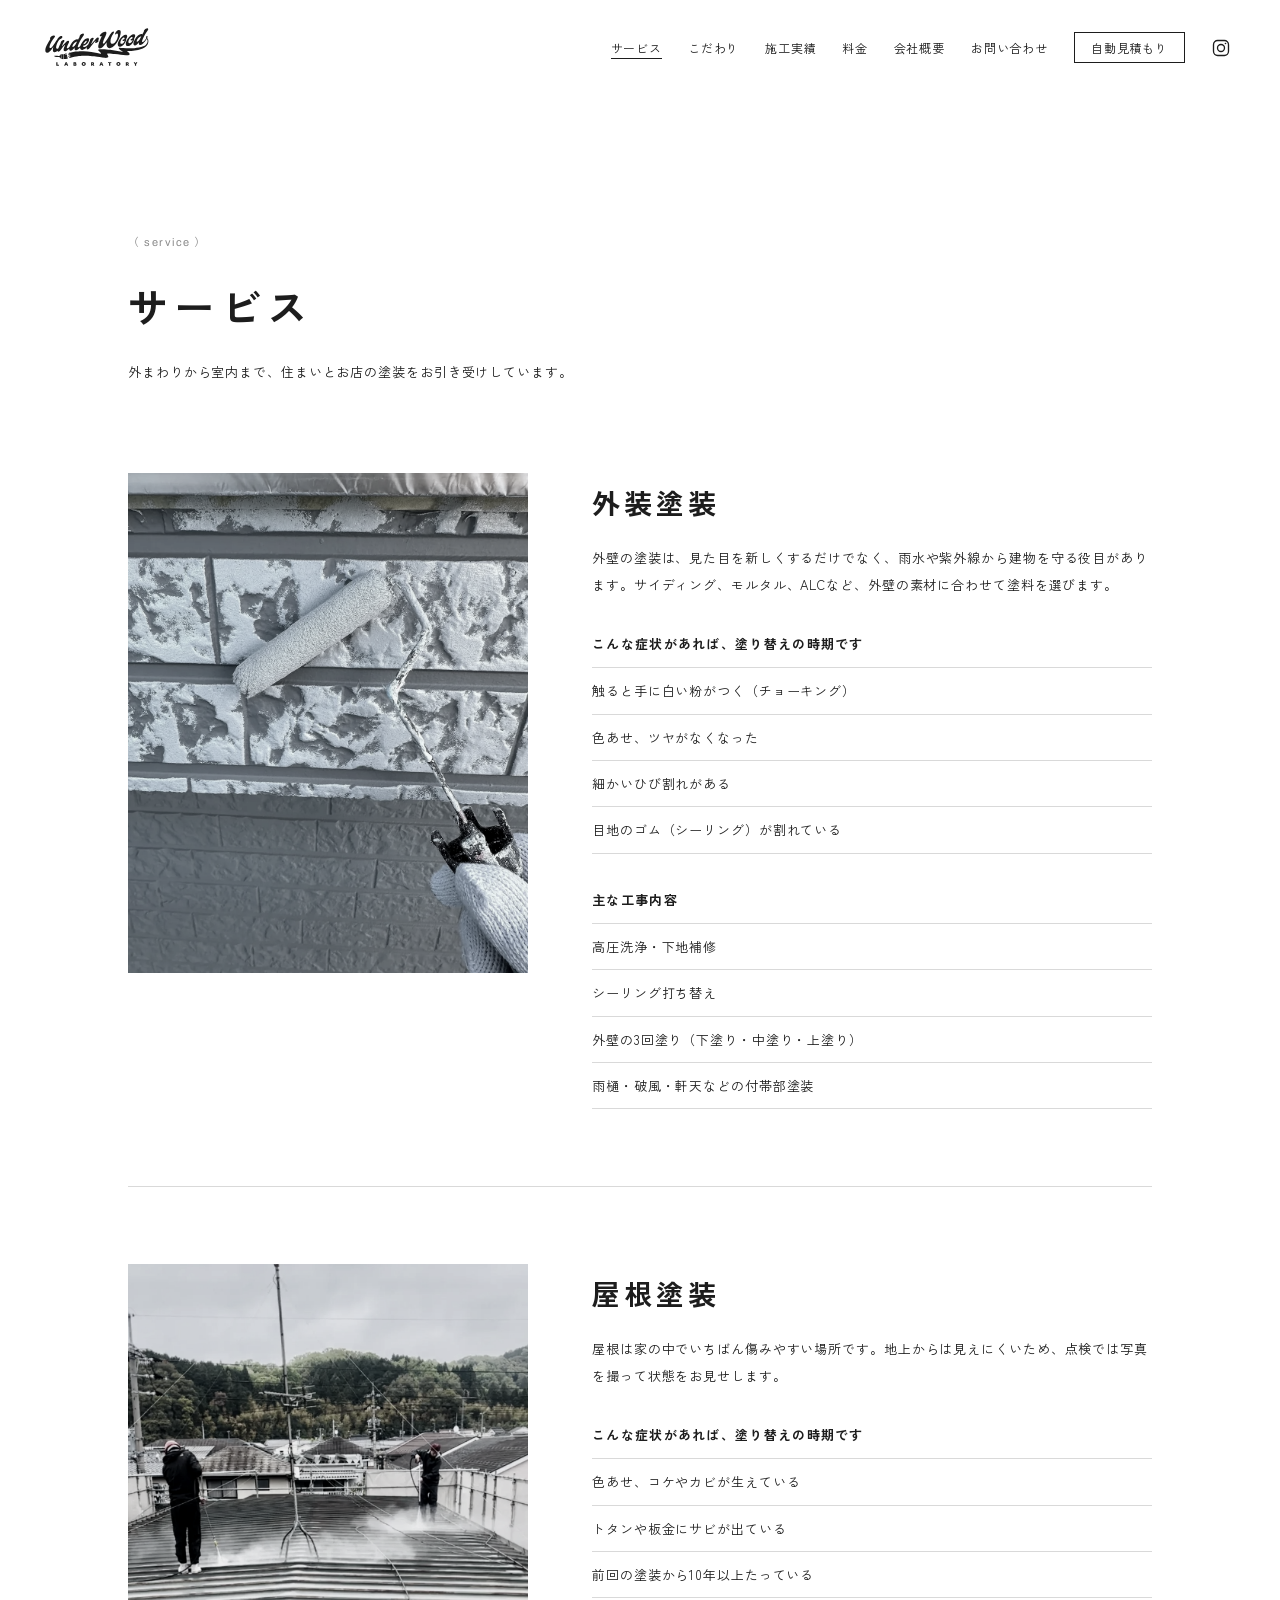
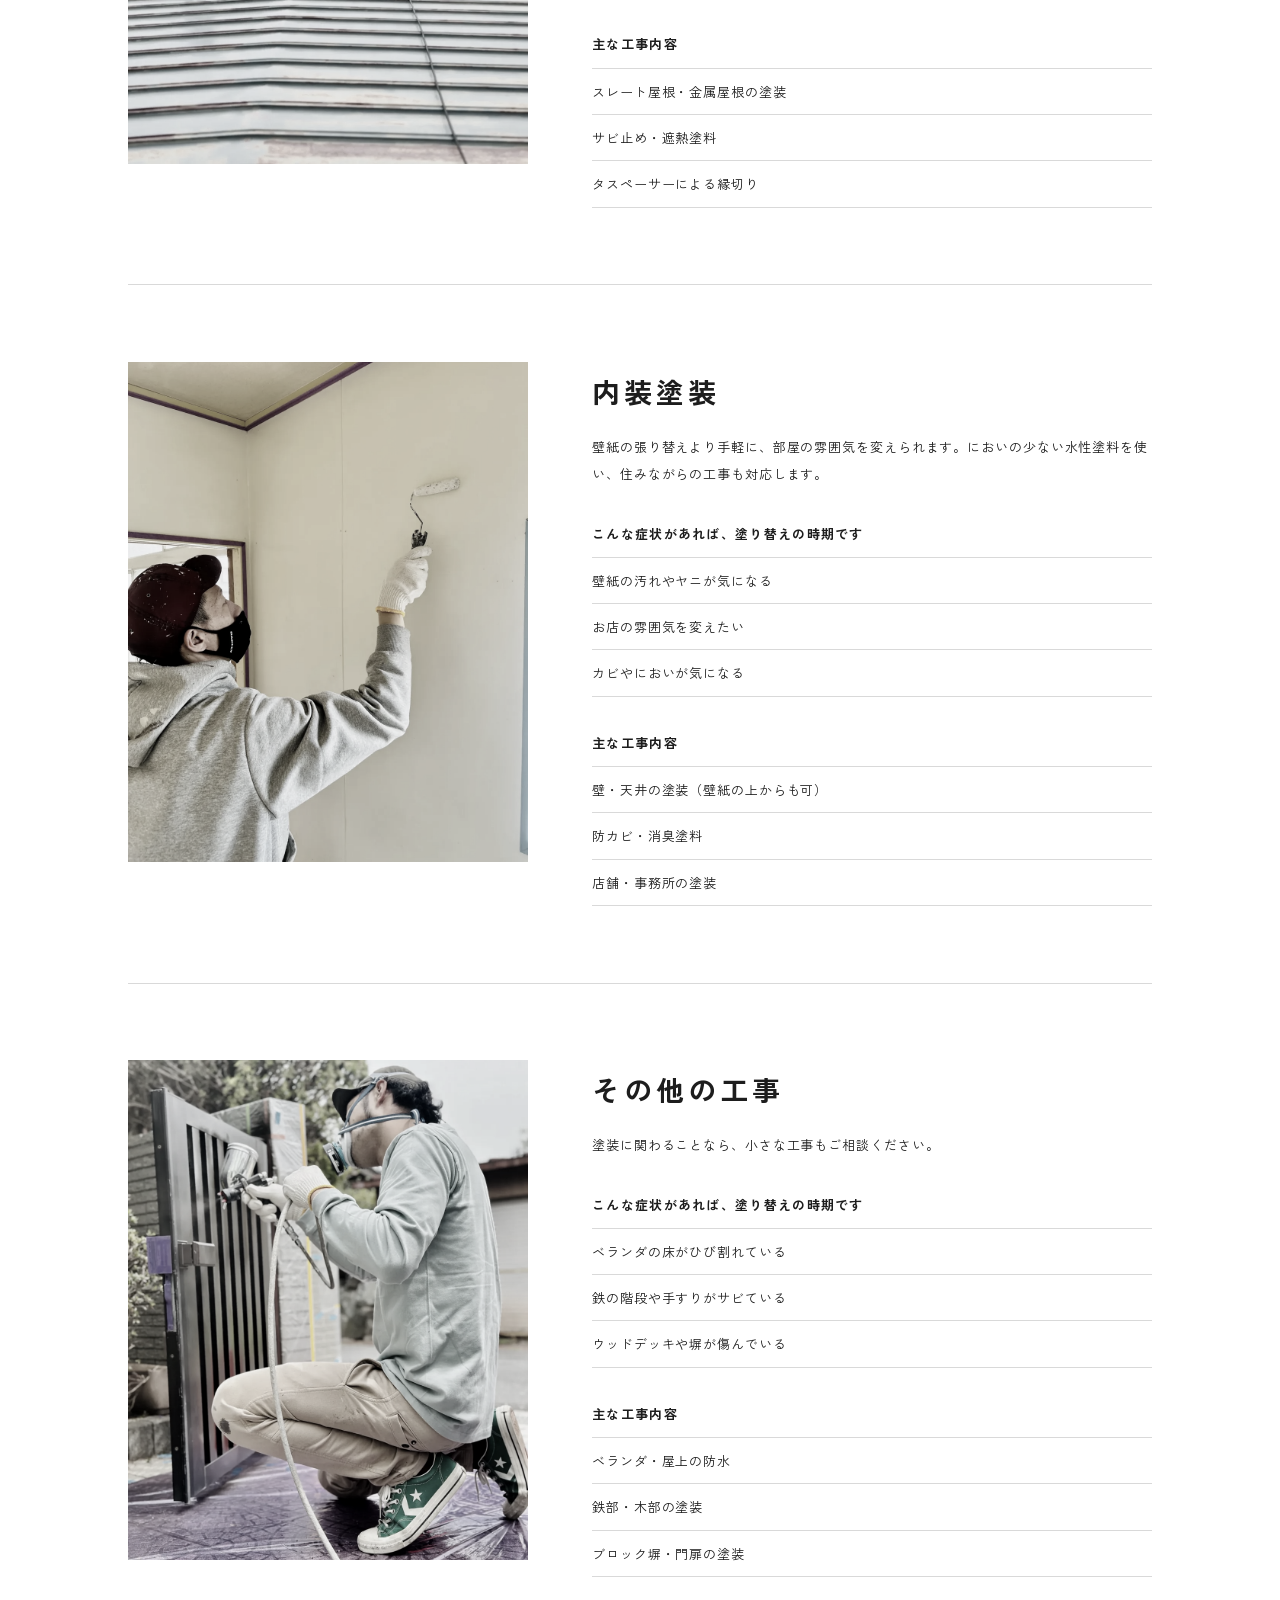
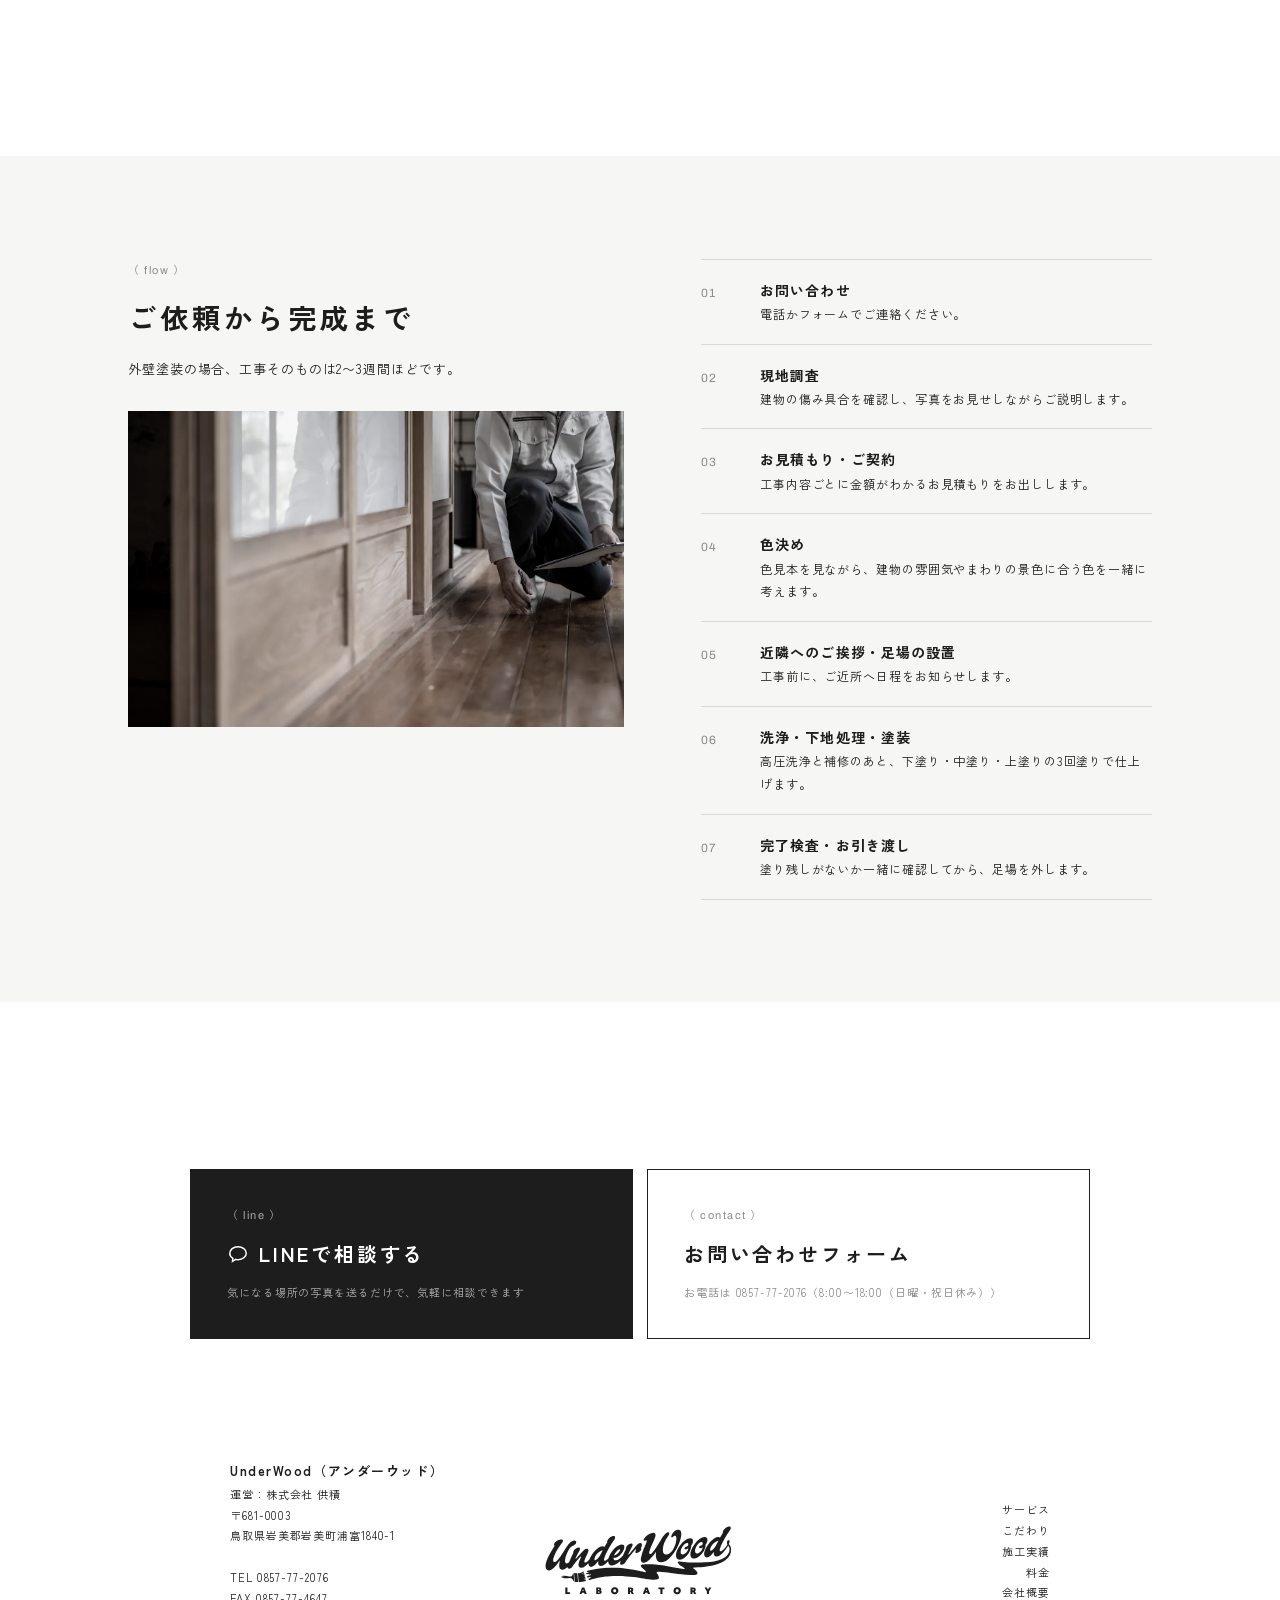
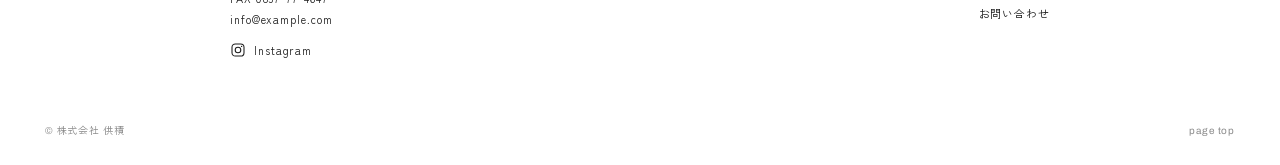
<file: service.html>
<!DOCTYPE html>
<html lang="ja">
<head>
<meta charset="utf-8">
<meta name="viewport" content="width=device-width, initial-scale=1">
<title>サービス｜UnderWood</title>
<meta name="description" content="外装塗装・屋根塗装・内装塗装・ベランダ防水などの工事内容と、ご依頼から完成までの流れ。">
<link rel="preconnect" href="https://fonts.googleapis.com">
<link rel="preconnect" href="https://fonts.gstatic.com" crossorigin>
<link href="https://fonts.googleapis.com/css2?family=Archivo:wdth,wght@62..125,400;62..125,600&family=Zen+Kaku+Gothic+New:wght@400;700&display=swap" rel="stylesheet">
<link rel="stylesheet" href="assets/style.css">
</head>
<body>
<a class="visually-hidden" href="#main">本文へ移動</a>
<header class="hd">
  <a class="brand" href="index.html"><svg viewBox="40 140 870 330" role="img" aria-label="UnderWood"><path d="M726.16,329.91c61.43.59,167.86-16.65,166.75-80.91-.28-5.92-.76-11.99-3.81-17.39-.5-.97-4.63-7.22-6.91-9.18,1.44-2.65,2.44-4.18,3.26-6.98.74-2.62.92-6.55-.17-8.42-1.16-2.01-4.07-2.37-6.17-1.16-2.1,1.49-5.18,4.73-5.16,10.24.02,4.24.66,5.32,2.08,8.56-.84,1.42-1.69,2.8-2.55,4.15,1.16,1.65,2.21,3.36,3.23,5.11.76-1.25,1.47-2.44,2.1-3.54.31-.45.54-.9.74-1.33,2.23,2.36,5.72,10.08,6.27,13.46,1.37,6.1-.8,16.13-3.31,20.3-7.67,14.38-12.79,19.25-31.51,28.52-24.7,12.23-48.61,12.65-73.4,15-25.62,1.73-64.95,1.82-90.61-.59-10.05-.95-15.18-1.23-28.45-3.15-19.87-2.91-5.16,14.64,5.18,20.25,6.95,3.76,26.71,16.22,10.67,14.05-32.22-4.35-64.52-11.24-96.58-16.6-20.72-3.45-49.05-6.25-72.99-5.37-19.2.69-37.68.9-16.16,19.52,30.94,26.77,4.65,15.32-19.21,11.04-15.14-2.7-31.5-5.86-46.72-8.14-26.68-4.18-52.11-6.55-80.21-5.46-7.22.28-22.25.32-42.64,2.14-12.51,1.11-21.53,2.84-37.56,5.62-7.96,1.38-26.53,5.84-26.53,5.84-1.68.49-4.58,1.81-3.95,4.15.47,1.77,2.02,2.02,4.37,1.46,1.39-.29,4.28-.35,4.59.9.66,2.7-7.74,3.39-8.99,3.65-1.89.36-3.97,1.62-3.38,3.65.53,1.84,2.91,2.21,4.94,1.69l4.35-1.06c1.84-.71,2.98-.68,3.58.93.3.79.69,2.03,2.14,1.77,1.18-.21,2.04-.92,3.56-1.17,1.52-.25,2.44.24,2.86,1.13.41.87-.05,2.8-1.59,3.14-4.4.95-8.22,2.03-12.75,3.69-2.74,1.07-3.39,3.36-3.1,4.89.31,1.58,3.34,2.29,5.13,1.67,2.51-.54,5.22-1.85,7.75-2.38,1.62-.6,3.1,0,3.81,1.55.46,1-.72,2.98-2.74,3.81-1.18.26-4.07,1.17-5.24,1.43-1.56.55-2.86,3.34-1.43,5.24,1,1.33,3.22,2.15,5.01,1.55,29.91-9.16,47.91-13.21,65.03-15.06,29.11-2.89,34.12-3.49,70.17-3.51,17.22,0,48.45,3.27,66.18,5.27,36.31,4.1,57.61,10.78,87.27,12.41,12.53.76,29.24.14,28.93-8.71-.31-8.73-4.28-14-9.58-21.17-9.2-12.44,39.9-3.81,63.15-1,37.18,4.49,61.31,7.4,93.03,9.18,19.11,1.09,36.43-1.47,27.81-14.08-3.71-5.41-6.84-8.18-14.64-14.03-4.8-3.59-5.01-7.59,4.14-6.55Z"/><path d="M239.47,309c-.1,1.09-.15,2.15-.15,3.15,0,8.1,3.44,15.94,12.55,15.26,10.12-.76,23.29-13.08,32.4-26.52,0,0-.61,4.91-.61,7.54,0,8.5,3.64,15.92,13.77,15.17,10.77-.81,22.19-10.67,31.83-22.02.4,11.54,6.48,20.16,18.99,19.22,11-.82,25.64-8.65,39.5-23.05-.47,1.11-.95,2.24-1.44,3.39-1.42,3.55-2.23,6.65-2.23,9.28,0,4.25,2.03,7.14,6.28,6.82q.2-.02.41-.03c7.69-.78,13.36-4.44,17.82-11.26,12.55-18.96,38.07-50.43,44.75-57.21,1.21-1.1,2.23-1.58,2.83-1.63.81-.06,1.01.33,1.01,1.14,0,1.42-.81,3.7-1.21,4.14-1.01,2.3-1.62,4.78-1.62,6.6,0,3.04,1.62,5.14,5.27,4.87,6.88-.52,21.87-10.55,21.87-17.43,0-1.82-1.82-1.28-1.82-3.51,0-1.62,1.01-3.72,2.23-6.65,1.42-3.55,2.23-6.85,2.23-9.68,0-5.47-2.23-8.74-7.9-8.32-4.25.32-10.12,3.19-16.2,9.51-7.09,7.62-32.19,38.45-35.43,42.14-1.01,1.29-2.03,1.77-2.63,1.82-.41.03-.61-.16-.61-.76,0-.81.61-1.87.61-2.27,3.65-6.95,12.15-24.19,17.62-35.33,1.42-3.14,2.23-5.63,2.23-7.86,0-4.45-3.24-5.83-7.09-5.54-4.66.35-11.74,3.11-17.41,9.61-2.83,3.25-6.48,8.79-6.48,13.44,0,1.01.2,1.81.4,2.6,0,0-4.08,7.81-13.21,28.43-10.16,13.34-22.82,22.65-33.15,23.43-7.7.58-10.73-4.46-10.73-11.34v-1.01c1.42.3,3.24.57,5.06.43,6.07-.46,14.17-3.89,22.47-10.79,12.76-10.67,22.27-27.58,22.27-38.72,0-8.3-5.06-11.97-12.96-11.38-10.12.76-25.11,8.56-40.7,27.75-9.76,12.09-16.36,24.68-19.3,35.77-6.29,7.03-11.86,10.71-15.52,10.98l-.2.02c-3.65.27-4.66-2.28-4.66-4.91,0-1.62.41-3.47.81-4.92,2.83-11.35,8.71-24.14,13.97-34.05,10.93-20.86,24.9-40.94,32.8-53.07,2.23-3.41,3.24-6.72,3.24-9.35,0-5.06-3.65-7.02-8.3-6.67-6.07.46-14.38,4.72-21.46,12.14-4.25,4.57-6.68,9.81-6.68,13.66,0,.81.2,1.6.41,2.4-4.66,7.43-8.91,14.84-12.96,21.82-2.63-2.23-6.07-3.19-9.92-2.9-14.78,1.11-36.24,19.11-52.24,46.43-2.52,4.23-4.55,8.27-6.16,12.09-5.99,7.56-13.47,14.89-19.96,15.38-3.04.23-4.05-1.72-4.05-3.95,0-1.42.41-3.27.81-4.51,3.24-11.18,12.15-29.66,14.58-34.09,2.23-4.22,3.64-8.78,3.64-12.42,0-5.27-3.24-8.46-8.5-8.07-4.45.33-9.92,3.38-15.19,8.83-7.29,7.63-29.16,31.74-32.4,35.43-1.21,1.3-2.02,1.77-2.43,1.8-.61.05-.61-.36-.61-.76,0-.81.41-1.85.41-2.26,2.43-6.05,11.95-24.58,17.82-35.35,1.62-2.95,2.43-5.45,2.43-7.67,0-4.45-3.24-6.03-7.29-5.73-4.46.33-11.54,3.09-17.41,9.6-2.63,3.03-6.68,9-6.68,13.66,0,.81.2,1.6.41,2.4,0,0-6.04,11.26-19.36,42.4-3.17,3.22-6.71,5.1-10,5.35-7.09.53-8.5-6.25-8.5-12.32,0-8.91,3.24-21.91,9.72-35.75,11.34-24.74,18.02-30.71,30.98-35.93,7.09-2.76,10.73-8.5,10.73-13.36s-3.24-8.46-9.92-7.96c-12.35.93-25.11,15.45-31.38,25.23-4.86,7.25-9.52,14.28-13.97,21.29-11.95,19.12-24.3,37.66-33.81,46.87-3.64,3.31-7.09,5.19-9.92,5.4-5.27.39-6.88-3.94-6.88-8.8,0-3.04.61-6.32,1.21-8.6,5.47-20.86,20.65-46.09,40.7-72.29,2.23-3,3.24-5.51,3.24-7.73,0-4.05-3.85-6.19-10.12-5.72-5.87.44-13.57,3.04-21.66,8.91-6.68,4.55-9.32,10.21-9.32,14.26,0,2.63,1.01,4.58,2.84,5.26-14.17,22.52-41.71,66.09-41.71,93.22,0,11.13,4.25,20.74,16,19.86,13.77-1.03,27.54-17.25,35.64-27.37,3.65-4.73,8.91-11.8,14.38-19.5-2.03,7.85-3.64,16.27-3.64,24.37,0,10.93,3.24,19.8,15.19,18.91,8.04-.6,16.19-5.78,23.14-12.47.29,5.01,3.26,8.27,8.45,7.88,5.47-.41,10.12-2.98,14.38-9.58,12.35-18.94,28.95-38.21,35.03-44.13,1.42-1.32,2.63-2.02,3.44-2.08.81-.06,1.01.33,1.01,1.14,0,1.21-.81,3.3-1.21,3.74-4.25,9.43-10.73,23.07-10.73,33.4,0,7.9,3.44,14.32,13.16,13.59,11.26-.84,22.96-11,32.74-22.6ZM357.98,270.87c6.28-11.81,18.22-24.24,23.89-24.67,1.42-.11,2.43.63,2.43,2.25,0,3.04-3.04,8.73-6.48,12.63-4.05,4.35-11.74,11.61-21.46,13.76.41-1.45,1.01-2.71,1.62-3.97ZM282.05,263.8c7.69-7.86,16.2-11.94,22.48-13.22-4.66,10.47-11.95,23.98-15.39,29.3-5.47,7.9-13.16,16.17-18.63,16.58-3.04.23-3.85-1.53-3.85-4.37,0-5.67,4.45-16.94,15.39-28.28Z"/><path d="M480.04,284.93c-.61,2.88-.81,5.53-.81,7.96,0,10.93,4.66,16.05,13.16,15.41,7.29-.54,16.6-5.29,26.12-14.1,11.74-10.8,20.85-22.01,30.57-36.1-.61,4.3-1.01,9.19-1.01,14.05,0,17.61,5.47,36.03,26.52,34.46,29.76-2.23,56.69-40.89,69.65-64.54,9.52-17.72,20.65-46.29,20.65-66.54,0-11.54-4.45-19.31-16.4-18.41-10.93.82-23.08,10.03-29.16,27.09-.61,1.67-.81,2.9-.81,4.11,0,2.63,1.62,4.53,4.05,4.35,2.03-.15,4.25-2.14,5.67-4.07,1.82-2.36,4.25-3.36,6.08-3.49,6.48-.49,7.9,7.3,7.9,12.37v1.01c0,22.88-17.41,70.14-45.36,72.24-9.32.7-16.81-6.03-16.81-20,.2-23.91,10.12-43.68,23.69-63.53,4.05-5.97,5.67-10.35,5.67-13.38,0-3.24-2.03-4.91-5.27-4.67-12.15.91-27.34,25.74-32.8,34.65-10.93,17.83-23.28,38.59-38.67,57.36-4.05,4.76-7.9,7.27-10.73,7.49-3.44.26-4.45-2.5-4.45-5.54,0-2.23.61-4.7,1.01-6.15,7.49-27.49,20.65-45.08,26.93-67.21.81-2.89,1.21-5.35,1.21-7.78,0-7.09-3.24-11.7-10.93-11.13l-.2.02c-9.92.74-27.54,8.95-41.51,27.2-1.62,2.15-2.23,4.22-2.23,6.04,0,2.43,1.42,4.15,3.85,3.96,3.24-.24,4.86-2.79,7.69-3.01,1.82-.14,3.24,1.17,3.24,3.81,0,1.21-.4,2.46-.81,4.11-6.48,18.91-19.64,40.14-25.72,71.98Z"/><path d="M640.38,274.28c0,11.94,5.47,21.05,18.02,20.11,11.95-.89,27.94-10.8,39.48-28.67,6.68-10.22,12.35-22.99,12.35-35.14v-.81c5.47-7.29,8.1-14.98,8.1-21.06,0-8.71-4.66-13.42-13.16-12.78-14.58,1.09-31.18,12.26-47.38,34.73-12.55,17.54-17.41,32.69-17.41,43.62ZM671.16,233.1c7.49-10.68,14.78-14.47,19.64-14.83,3.64-.27,6.08,1.57,6.08,5.42,0,6.07-4.25,11.05-10.33,11.5l-.41.03c-3.65.27-6.28,3.31-6.28,6.54,0,3.65,2.43,5.69,6.28,5.4,1.62-.12,3.64-.68,5.87-1.86,1.62-1.13,3.44-2.08,4.86-3.2-.81,5.12-2.63,10.93-5.67,15.2-5.67,8.12-13.36,12.74-19.44,13.2-7.29.55-10.12-4.51-10.12-11.19,0-7.29,3.24-17.25,9.52-26.22Z"/><path d="M724.41,289.44c11.95-.89,27.94-10.8,39.48-28.67,6.68-10.22,12.35-22.99,12.35-35.14v-.81c5.47-7.29,8.1-14.98,8.1-21.06,0-8.71-4.66-13.42-13.16-12.78-14.58,1.09-31.18,12.26-47.38,34.73-12.55,17.54-17.41,32.69-17.41,43.62,0,11.94,5.47,21.05,18.02,20.11ZM737.17,228.15c7.49-10.68,14.78-14.47,19.64-14.83,3.64-.27,6.08,1.57,6.08,5.42,0,6.07-4.25,11.05-10.33,11.5q-.2.02-.4.03c-3.64.27-6.28,3.31-6.28,6.54,0,3.65,2.43,5.69,6.28,5.4,1.62-.12,3.64-.68,5.87-1.86,1.62-1.13,3.44-2.08,4.86-3.2-.81,5.12-2.63,10.93-5.67,15.2-5.67,8.12-13.36,12.74-19.44,13.2-7.29.54-10.12-4.51-10.12-11.19,0-7.29,3.24-17.25,9.52-26.22Z"/><path d="M782.01,283.98c10.12-.74,23.28-13.08,32.4-26.51,0,0-.62,4.9-.62,7.54,0,8.51,3.66,15.92,13.77,15.16,19.66-1.46,41.46-33.09,50.69-48.87-.96-1.9-1.91-3.81-2.77-5.75-10.95,18.26-23.97,29.74-29.9,30.19l-.19.02c-3.66.28-4.66-2.29-4.66-4.92,0-1.61.4-3.46.81-4.92,2.82-11.35,8.7-24.13,13.96-34.04,10.93-20.86,24.91-40.94,32.81-53.08,2.22-3.4,3.22-6.72,3.22-9.36,0-5.06-3.64-7.02-8.3-6.65-6.06.45-14.36,4.71-21.46,12.13-4.24,4.57-6.67,9.82-6.67,13.67,0,.8.19,1.59.4,2.39-4.66,7.43-8.9,14.85-12.96,21.83-2.63-2.23-6.06-3.19-9.93-2.91-14.78,1.11-36.24,19.13-52.23,46.43-7.69,12.94-10.93,24.12-10.93,32.41s3.45,15.94,12.56,15.25ZM812.17,220.38c7.69-7.87,16.2-11.94,22.47-13.22-4.64,10.46-11.94,23.98-15.38,29.3-5.47,7.9-13.17,16.16-18.62,16.58-3.03.23-3.85-1.54-3.85-4.37,0-5.68,4.45-16.94,15.38-28.29Z"/><path d="M220.11,359.73l-1.12-4.07c-4.47,2.24-8.99,4.46-14.53,4.65,3.89-1.59,7.49-2.69,10.67-4.95l3.15-2.23-.87-3.04-1.05.27c.35-.56.58-1.17.29-1.54-.44-.57-1.31-.95-1.74-.57-4.79,4.28-11.91,6.7-18.54,7.87l-5.33.71c-.14.31-.06.94-.02,1.39l.87,10.04.91,10.67.89,10.35.63,7.04c10.07.44,19.62-.66,28.68-3.52,1.5-.47,2.97-.97,4.04-1.97,1.58-1.46.18-4.86.26-4.86l-.7.06c-2.83.25-5.31,1.51-8.3,1.15,3.05-.98,5.81-1.52,8.49-2.92l-1.36-4.55c-4.23,1.79-8.44,3.23-13.33,3.17,3.73-1.24,7.18-2.07,10.34-3.91l2.45-1.65-1.42-4.82c-2.45.41-4.44,1.52-7.08,1.21l6.76-2.58-2.55-9.72c-2.51.82-4.77,1.45-7.23,2-.71.16-1.46.21-2.26-.05,3.22-.99,6.01-1.97,8.98-3.63Z"/><path d="M164.03,367.67c1.84-2.3,2.64-5.09,3.27-7.95.39-1.79,1.64-3.19,3.68-3l3.27,38.21c-1.6.3-3.67-1.71-4.31-3.52-2.53-7.18-7.3-13.04-15.36-13.15-2.96-.04-5.72.54-8.64.84-9.52.97-17.28.66-26.94-2.29-2.09-.64-3.27-2.19-3.34-4.1s.87-3.08,2.76-3.47c11.46-2.35,20.45-1.01,32.41,1.81,5.38,1.27,10.16.4,13.19-3.39ZM119.52,371.64c-.35.19-.79.87-.8,1.24-.02.41.5,1.25.97,1.57,1.33.9,3.07,1.02,4.29.35.6-.33,1.11-1.14.92-1.71-.56-1.68-3.61-2.41-5.38-1.46Z"/><path d="M186.47,356.5l-5.25-.37-8.03-.34.8,9.45.84,9.73.91,10.67.89,10.51,6.94.42,5.64.26c.57.03,1.8-.24,2-.71.51-1.16.12-2.43.02-3.62l-.43-5.03-.34-3.94-.87-10.2-.94-11.12-.34-3.98c-.05-.59-1.09-1.69-1.83-1.74Z"/><path d="M133.03,421.61h9.76v22.51h12.07v7.77h-21.84v-30.28Z"/><path d="M209.77,421.61h9.96l11.71,30.28h-10.16l-1.91-6.26h-9.84l-1.91,6.26h-9.52l11.68-30.28ZM217.18,438.47l-2.71-8.89-2.75,8.89h5.46Z"/><path d="M274.88,421.61h12.27c7.41,0,11.12,2.62,11.12,7.85,0,1.38-.3,2.62-.9,3.73-.6,1.1-1.43,1.96-2.49,2.57,1.54.48,2.76,1.36,3.65,2.65.89,1.29,1.33,2.82,1.33,4.6,0,5.92-3.84,8.89-11.52,8.89h-13.47v-30.28ZM286.47,433.64c2.1,0,3.15-.93,3.15-2.79s-1.05-2.79-3.15-2.79h-3.03v5.58h3.03ZM287.59,445.44c2.1,0,3.15-.93,3.15-2.79s-1.05-2.79-3.15-2.79h-4.14v5.58h4.14Z"/><path d="M359.43,452.53c-2.47,0-4.73-.39-6.77-1.16-2.05-.77-3.81-1.86-5.3-3.27s-2.64-3.08-3.45-5c-.81-1.93-1.22-4.05-1.22-6.36s.42-4.34,1.26-6.25c.84-1.91,2.01-3.58,3.53-5s3.29-2.53,5.32-3.33,4.24-1.19,6.63-1.19,4.73.38,6.77,1.16c2.04.77,3.81,1.86,5.3,3.27,1.49,1.41,2.64,3.07,3.45,5,.81,1.93,1.22,4.04,1.22,6.35s-.42,4.34-1.26,6.26c-.84,1.91-2.01,3.58-3.53,5-1.51,1.42-3.29,2.53-5.32,3.33-2.03.8-4.24,1.2-6.63,1.2ZM366.17,436.79c0-1.43-.29-2.7-.86-3.8-.57-1.1-1.36-1.97-2.37-2.59-1.01-.62-2.18-.94-3.51-.94s-2.46.31-3.49.92-1.82,1.46-2.39,2.55c-.57,1.09-.86,2.35-.86,3.79s.29,2.7.86,3.8c.57,1.1,1.36,1.97,2.37,2.59,1.01.62,2.18.94,3.51.94s2.5-.3,3.51-.92c1.01-.61,1.8-1.47,2.37-2.57.57-1.1.86-2.36.86-3.76Z"/><path d="M420.4,421.61h11.87c3.93,0,6.98.94,9.15,2.83,2.16,1.89,3.25,4.53,3.25,7.93,0,1.65-.39,3.15-1.16,4.52-.77,1.37-1.74,2.53-2.91,3.49l6.97,11.52h-10.48l-4.42-8.85h-3.07v8.85h-9.2v-30.28ZM431,436.11c2.92,0,4.38-1.27,4.38-3.83,0-1.3-.35-2.25-1.04-2.85-.69-.6-1.81-.89-3.35-.89h-1.39v7.57h1.39Z"/><path d="M500.09,421.61h9.96l11.71,30.28h-10.16l-1.91-6.26h-9.84l-1.91,6.26h-9.52l11.68-30.28ZM507.5,438.47l-2.71-8.89-2.75,8.89h5.46Z"/><path d="M568.71,429.38h-8.89v-7.77h27.53v7.77h-8.89v22.51h-9.76v-22.51Z"/><path d="M645.73,452.53c-2.47,0-4.73-.39-6.77-1.16s-3.81-1.86-5.3-3.27c-1.49-1.41-2.64-3.08-3.45-5-.81-1.93-1.22-4.05-1.22-6.36s.42-4.34,1.26-6.25c.84-1.91,2.01-3.58,3.53-5,1.51-1.42,3.29-2.53,5.32-3.33s4.24-1.19,6.63-1.19,4.73.38,6.77,1.16c2.05.77,3.81,1.86,5.3,3.27,1.49,1.41,2.64,3.07,3.45,5,.81,1.93,1.21,4.04,1.21,6.35s-.42,4.34-1.26,6.26c-.84,1.91-2.01,3.58-3.53,5-1.51,1.42-3.29,2.53-5.32,3.33-2.03.8-4.24,1.2-6.64,1.2ZM652.46,436.79c0-1.43-.28-2.7-.86-3.8-.57-1.1-1.36-1.97-2.37-2.59-1.01-.62-2.18-.94-3.51-.94s-2.46.31-3.49.92c-1.02.61-1.82,1.46-2.39,2.55-.57,1.09-.86,2.35-.86,3.79s.28,2.7.86,3.8c.57,1.1,1.36,1.97,2.37,2.59,1.01.62,2.18.94,3.51.94s2.5-.3,3.51-.92c1.01-.61,1.8-1.47,2.37-2.57.57-1.1.86-2.36.86-3.76Z"/><path d="M706.69,421.61h11.87c3.93,0,6.98.94,9.14,2.83s3.25,4.53,3.25,7.93c0,1.65-.39,3.15-1.16,4.52-.77,1.37-1.74,2.53-2.91,3.49l6.97,11.52h-10.48l-4.42-8.85h-3.07v8.85h-9.2v-30.28ZM717.29,436.11c2.92,0,4.38-1.27,4.38-3.83,0-1.3-.35-2.25-1.04-2.85-.69-.6-1.81-.89-3.35-.89h-1.39v7.57h1.39Z"/><path d="M771.33,421.61h10.72l4.94,10.72,4.94-10.72h10.48l-10.76,18.25v12.03h-9.56v-12.03l-10.76-18.25Z"/></svg></a>
  <nav id="nav" aria-label="メインメニュー"><ul><li><a href="service.html" aria-current="page">サービス</a></li><li><a href="commitment.html">こだわり</a></li><li><a href="works.html">施工実績</a></li><li><a href="price.html">料金</a></li><li><a href="company.html">会社概要</a></li><li><a href="contact.html">お問い合わせ</a></li><li><a class="cta" href="price.html">自動見積もり</a></li></ul></nav>
  <a class="ig" href="https://www.instagram.com/underwood_paint/" target="_blank" rel="noopener" aria-label="UnderWoodのInstagram（新しいタブで開きます）"><svg viewBox="0 0 24 24" width="20" height="20" fill="none" stroke="currentColor" stroke-width="1.6" aria-hidden="true"><rect x="3" y="3" width="18" height="18" rx="5"/><circle cx="12" cy="12" r="4.2"/><circle cx="17.4" cy="6.6" r="1" fill="currentColor" stroke="none"/></svg></a>
  <button class="menu-btn" type="button" aria-expanded="false" aria-controls="nav">メニュー</button>
</header>
<main id="main">
<section class="page-head">
  <div class="wrap"><span class="en">SERVICE</span><h1>サービス</h1><p>外まわりから室内まで、住まいとお店の塗装をお引き受けしています。</p></div>
  <svg class="stroke" viewBox="220 195 680 200" aria-hidden="true"><path d="M726.16,329.91c61.43.59,167.86-16.65,166.75-80.91-.28-5.92-.76-11.99-3.81-17.39-.5-.97-4.63-7.22-6.91-9.18,1.44-2.65,2.44-4.18,3.26-6.98.74-2.62.92-6.55-.17-8.42-1.16-2.01-4.07-2.37-6.17-1.16-2.1,1.49-5.18,4.73-5.16,10.24.02,4.24.66,5.32,2.08,8.56-.84,1.42-1.69,2.8-2.55,4.15,1.16,1.65,2.21,3.36,3.23,5.11.76-1.25,1.47-2.44,2.1-3.54.31-.45.54-.9.74-1.33,2.23,2.36,5.72,10.08,6.27,13.46,1.37,6.1-.8,16.13-3.31,20.3-7.67,14.38-12.79,19.25-31.51,28.52-24.7,12.23-48.61,12.65-73.4,15-25.62,1.73-64.95,1.82-90.61-.59-10.05-.95-15.18-1.23-28.45-3.15-19.87-2.91-5.16,14.64,5.18,20.25,6.95,3.76,26.71,16.22,10.67,14.05-32.22-4.35-64.52-11.24-96.58-16.6-20.72-3.45-49.05-6.25-72.99-5.37-19.2.69-37.68.9-16.16,19.52,30.94,26.77,4.65,15.32-19.21,11.04-15.14-2.7-31.5-5.86-46.72-8.14-26.68-4.18-52.11-6.55-80.21-5.46-7.22.28-22.25.32-42.64,2.14-12.51,1.11-21.53,2.84-37.56,5.62-7.96,1.38-26.53,5.84-26.53,5.84-1.68.49-4.58,1.81-3.95,4.15.47,1.77,2.02,2.02,4.37,1.46,1.39-.29,4.28-.35,4.59.9.66,2.7-7.74,3.39-8.99,3.65-1.89.36-3.97,1.62-3.38,3.65.53,1.84,2.91,2.21,4.94,1.69l4.35-1.06c1.84-.71,2.98-.68,3.58.93.3.79.69,2.03,2.14,1.77,1.18-.21,2.04-.92,3.56-1.17,1.52-.25,2.44.24,2.86,1.13.41.87-.05,2.8-1.59,3.14-4.4.95-8.22,2.03-12.75,3.69-2.74,1.07-3.39,3.36-3.1,4.89.31,1.58,3.34,2.29,5.13,1.67,2.51-.54,5.22-1.85,7.75-2.38,1.62-.6,3.1,0,3.81,1.55.46,1-.72,2.98-2.74,3.81-1.18.26-4.07,1.17-5.24,1.43-1.56.55-2.86,3.34-1.43,5.24,1,1.33,3.22,2.15,5.01,1.55,29.91-9.16,47.91-13.21,65.03-15.06,29.11-2.89,34.12-3.49,70.17-3.51,17.22,0,48.45,3.27,66.18,5.27,36.31,4.1,57.61,10.78,87.27,12.41,12.53.76,29.24.14,28.93-8.71-.31-8.73-4.28-14-9.58-21.17-9.2-12.44,39.9-3.81,63.15-1,37.18,4.49,61.31,7.4,93.03,9.18,19.11,1.09,36.43-1.47,27.81-14.08-3.71-5.41-6.84-8.18-14.64-14.03-4.8-3.59-5.01-7.59,4.14-6.55Z"/></svg>
</section>
<section class="sec" style="padding-top:24px">
  <div class="wrap">
<article class="service" id="exterior">
  <div class="svc-media"><div class="svc-photo photo"><img src="assets/img/svc-exterior.webp" alt="外装塗装の作業風景" loading="lazy"></div><div class="chip-color band c-exterior"><span>EXTERIOR</span></div></div>
  <div>
    <h2>外装塗装</h2>
    <p style="margin-top:12px">外壁の塗装は、見た目を新しくするだけでなく、雨水や紫外線から建物を守る役目があります。サイディング、モルタル、ALCなど、外壁の素材に合わせて塗料を選びます。</p>
    <h3>こんな症状があれば、塗り替えの時期です</h3><ul><li>触ると手に白い粉がつく（チョーキング）</li><li>色あせ、ツヤがなくなった</li><li>細かいひび割れがある</li><li>目地のゴム（シーリング）が割れている</li></ul>
    <h3>主な工事内容</h3><ul><li>高圧洗浄・下地補修</li><li>シーリング打ち替え</li><li>外壁の3回塗り（下塗り・中塗り・上塗り）</li><li>雨樋・破風・軒天などの付帯部塗装</li></ul>
  </div>
</article><article class="service" id="roof">
  <div class="svc-media"><div class="svc-photo photo"><img src="assets/img/svc-roof.webp" alt="屋根塗装の作業風景" loading="lazy"></div><div class="chip-color band c-roof"><span>ROOF</span></div></div>
  <div>
    <h2>屋根塗装</h2>
    <p style="margin-top:12px">屋根は家の中でいちばん傷みやすい場所です。地上からは見えにくいため、点検では写真を撮って状態をお見せします。</p>
    <h3>こんな症状があれば、塗り替えの時期です</h3><ul><li>色あせ、コケやカビが生えている</li><li>トタンや板金にサビが出ている</li><li>前回の塗装から10年以上たっている</li></ul>
    <h3>主な工事内容</h3><ul><li>スレート屋根・金属屋根の塗装</li><li>サビ止め・遮熱塗料</li><li>タスペーサーによる縁切り</li></ul>
  </div>
</article><article class="service" id="interior">
  <div class="svc-media"><div class="svc-photo photo"><img src="assets/img/svc-interior.webp" alt="内装塗装の作業風景" loading="lazy"></div><div class="chip-color band c-interior"><span>INTERIOR</span></div></div>
  <div>
    <h2>内装塗装</h2>
    <p style="margin-top:12px">壁紙の張り替えより手軽に、部屋の雰囲気を変えられます。においの少ない水性塗料を使い、住みながらの工事も対応します。</p>
    <h3>こんな症状があれば、塗り替えの時期です</h3><ul><li>壁紙の汚れやヤニが気になる</li><li>お店の雰囲気を変えたい</li><li>カビやにおいが気になる</li></ul>
    <h3>主な工事内容</h3><ul><li>壁・天井の塗装（壁紙の上からも可）</li><li>防カビ・消臭塗料</li><li>店舗・事務所の塗装</li></ul>
  </div>
</article><article class="service" id="other">
  <div class="svc-media"><div class="svc-photo photo"><img src="assets/img/svc-other.webp" alt="その他の工事の作業風景" loading="lazy"></div><div class="chip-color band c-other"><span>OTHERS</span></div></div>
  <div>
    <h2>その他の工事</h2>
    <p style="margin-top:12px">塗装に関わることなら、小さな工事もご相談ください。</p>
    <h3>こんな症状があれば、塗り替えの時期です</h3><ul><li>ベランダの床がひび割れている</li><li>鉄の階段や手すりがサビている</li><li>ウッドデッキや塀が傷んでいる</li></ul>
    <h3>主な工事内容</h3><ul><li>ベランダ・屋上の防水</li><li>鉄部・木部の塗装</li><li>ブロック塀・門扉の塗装</li></ul>
  </div>
</article>
  </div>
</section>
<section class="sec" style="background:var(--white)">
  <div class="wrap split" style="align-items:start">
    <div class="sec-head">
      <span class="en">FLOW</span>
      <h2>ご依頼から完成まで</h2>
      <p>外壁塗装の場合、工事そのものは2〜3週間ほどです。</p>
      <div class="photo" style="margin-top:28px"><img src="assets/img/flow-survey.webp" alt="現地調査で建物の状態を確認しているところ" loading="lazy"></div>
    </div>
    <ol class="flow">
      <li><h3>お問い合わせ</h3><p>電話かフォームでご連絡ください。</p></li>
      <li><h3>現地調査</h3><p>建物の傷み具合を確認し、写真をお見せしながらご説明します。</p></li>
      <li><h3>お見積もり・ご契約</h3><p>工事内容ごとに金額がわかるお見積もりをお出しします。</p></li>
      <li><h3>色決め</h3><p>色見本を見ながら、建物の雰囲気やまわりの景色に合う色を一緒に考えます。</p></li>
      <li><h3>近隣へのご挨拶・足場の設置</h3><p>工事前に、ご近所へ日程をお知らせします。</p></li>
      <li><h3>洗浄・下地処理・塗装</h3><p>高圧洗浄と補修のあと、下塗り・中塗り・上塗りの3回塗りで仕上げます。</p></li>
      <li><h3>完了検査・お引き渡し</h3><p>塗り残しがないか一緒に確認してから、足場を外します。</p></li>
    </ol>
  </div>
</section>
<div class="cta2">
  <a class="cta-line" href="contact.html#line" data-line-pending>
    <span class="label">line</span>
    <strong><svg viewBox="0 0 24 24" width="22" height="22" fill="none" stroke="currentColor" stroke-width="1.6" aria-hidden="true"><path d="M12 4C7 4 3 7.2 3 11.2c0 2.3 1.3 4.3 3.4 5.6L6 20l3.6-2.1c.8.2 1.6.3 2.4.3 5 0 9-3.2 9-7.1S17 4 12 4Z"/></svg>LINEで相談する</strong>
    <small>気になる場所の写真を送るだけで、気軽に相談できます</small>
  </a>
  <a class="cta-form" href="contact.html">
    <span class="label">contact</span>
    <strong>お問い合わせフォーム</strong>
    <small>お電話は 0857-77-2076（8:00〜18:00（日曜・祝日休み））</small>
  </a>
</div>
</main>
<footer>
  <div class="ft">
    <address style="font-style:normal"><strong style="font-size:13px;letter-spacing:.12em">UnderWood（アンダーウッド）</strong><br>運営：株式会社 供積<br>〒681-0003<br>鳥取県岩美郡岩美町浦富1840-1<br><br>TEL <a href="tel:0857772076">0857-77-2076</a><br>FAX 0857-77-4647<br>info@example.com<br><a class="ig-text" href="https://www.instagram.com/underwood_paint/" target="_blank" rel="noopener"><svg viewBox="0 0 24 24" width="20" height="20" fill="none" stroke="currentColor" stroke-width="1.6" aria-hidden="true"><rect x="3" y="3" width="18" height="18" rx="5"/><circle cx="12" cy="12" r="4.2"/><circle cx="17.4" cy="6.6" r="1" fill="currentColor" stroke="none"/></svg>Instagram</a></address>
    <a class="brand" href="index.html"><svg viewBox="40 140 870 330" role="img" aria-label="UnderWood"><path d="M726.16,329.91c61.43.59,167.86-16.65,166.75-80.91-.28-5.92-.76-11.99-3.81-17.39-.5-.97-4.63-7.22-6.91-9.18,1.44-2.65,2.44-4.18,3.26-6.98.74-2.62.92-6.55-.17-8.42-1.16-2.01-4.07-2.37-6.17-1.16-2.1,1.49-5.18,4.73-5.16,10.24.02,4.24.66,5.32,2.08,8.56-.84,1.42-1.69,2.8-2.55,4.15,1.16,1.65,2.21,3.36,3.23,5.11.76-1.25,1.47-2.44,2.1-3.54.31-.45.54-.9.74-1.33,2.23,2.36,5.72,10.08,6.27,13.46,1.37,6.1-.8,16.13-3.31,20.3-7.67,14.38-12.79,19.25-31.51,28.52-24.7,12.23-48.61,12.65-73.4,15-25.62,1.73-64.95,1.82-90.61-.59-10.05-.95-15.18-1.23-28.45-3.15-19.87-2.91-5.16,14.64,5.18,20.25,6.95,3.76,26.71,16.22,10.67,14.05-32.22-4.35-64.52-11.24-96.58-16.6-20.72-3.45-49.05-6.25-72.99-5.37-19.2.69-37.68.9-16.16,19.52,30.94,26.77,4.65,15.32-19.21,11.04-15.14-2.7-31.5-5.86-46.72-8.14-26.68-4.18-52.11-6.55-80.21-5.46-7.22.28-22.25.32-42.64,2.14-12.51,1.11-21.53,2.84-37.56,5.62-7.96,1.38-26.53,5.84-26.53,5.84-1.68.49-4.58,1.81-3.95,4.15.47,1.77,2.02,2.02,4.37,1.46,1.39-.29,4.28-.35,4.59.9.66,2.7-7.74,3.39-8.99,3.65-1.89.36-3.97,1.62-3.38,3.65.53,1.84,2.91,2.21,4.94,1.69l4.35-1.06c1.84-.71,2.98-.68,3.58.93.3.79.69,2.03,2.14,1.77,1.18-.21,2.04-.92,3.56-1.17,1.52-.25,2.44.24,2.86,1.13.41.87-.05,2.8-1.59,3.14-4.4.95-8.22,2.03-12.75,3.69-2.74,1.07-3.39,3.36-3.1,4.89.31,1.58,3.34,2.29,5.13,1.67,2.51-.54,5.22-1.85,7.75-2.38,1.62-.6,3.1,0,3.81,1.55.46,1-.72,2.98-2.74,3.81-1.18.26-4.07,1.17-5.24,1.43-1.56.55-2.86,3.34-1.43,5.24,1,1.33,3.22,2.15,5.01,1.55,29.91-9.16,47.91-13.21,65.03-15.06,29.11-2.89,34.12-3.49,70.17-3.51,17.22,0,48.45,3.27,66.18,5.27,36.31,4.1,57.61,10.78,87.27,12.41,12.53.76,29.24.14,28.93-8.71-.31-8.73-4.28-14-9.58-21.17-9.2-12.44,39.9-3.81,63.15-1,37.18,4.49,61.31,7.4,93.03,9.18,19.11,1.09,36.43-1.47,27.81-14.08-3.71-5.41-6.84-8.18-14.64-14.03-4.8-3.59-5.01-7.59,4.14-6.55Z"/><path d="M239.47,309c-.1,1.09-.15,2.15-.15,3.15,0,8.1,3.44,15.94,12.55,15.26,10.12-.76,23.29-13.08,32.4-26.52,0,0-.61,4.91-.61,7.54,0,8.5,3.64,15.92,13.77,15.17,10.77-.81,22.19-10.67,31.83-22.02.4,11.54,6.48,20.16,18.99,19.22,11-.82,25.64-8.65,39.5-23.05-.47,1.11-.95,2.24-1.44,3.39-1.42,3.55-2.23,6.65-2.23,9.28,0,4.25,2.03,7.14,6.28,6.82q.2-.02.41-.03c7.69-.78,13.36-4.44,17.82-11.26,12.55-18.96,38.07-50.43,44.75-57.21,1.21-1.1,2.23-1.58,2.83-1.63.81-.06,1.01.33,1.01,1.14,0,1.42-.81,3.7-1.21,4.14-1.01,2.3-1.62,4.78-1.62,6.6,0,3.04,1.62,5.14,5.27,4.87,6.88-.52,21.87-10.55,21.87-17.43,0-1.82-1.82-1.28-1.82-3.51,0-1.62,1.01-3.72,2.23-6.65,1.42-3.55,2.23-6.85,2.23-9.68,0-5.47-2.23-8.74-7.9-8.32-4.25.32-10.12,3.19-16.2,9.51-7.09,7.62-32.19,38.45-35.43,42.14-1.01,1.29-2.03,1.77-2.63,1.82-.41.03-.61-.16-.61-.76,0-.81.61-1.87.61-2.27,3.65-6.95,12.15-24.19,17.62-35.33,1.42-3.14,2.23-5.63,2.23-7.86,0-4.45-3.24-5.83-7.09-5.54-4.66.35-11.74,3.11-17.41,9.61-2.83,3.25-6.48,8.79-6.48,13.44,0,1.01.2,1.81.4,2.6,0,0-4.08,7.81-13.21,28.43-10.16,13.34-22.82,22.65-33.15,23.43-7.7.58-10.73-4.46-10.73-11.34v-1.01c1.42.3,3.24.57,5.06.43,6.07-.46,14.17-3.89,22.47-10.79,12.76-10.67,22.27-27.58,22.27-38.72,0-8.3-5.06-11.97-12.96-11.38-10.12.76-25.11,8.56-40.7,27.75-9.76,12.09-16.36,24.68-19.3,35.77-6.29,7.03-11.86,10.71-15.52,10.98l-.2.02c-3.65.27-4.66-2.28-4.66-4.91,0-1.62.41-3.47.81-4.92,2.83-11.35,8.71-24.14,13.97-34.05,10.93-20.86,24.9-40.94,32.8-53.07,2.23-3.41,3.24-6.72,3.24-9.35,0-5.06-3.65-7.02-8.3-6.67-6.07.46-14.38,4.72-21.46,12.14-4.25,4.57-6.68,9.81-6.68,13.66,0,.81.2,1.6.41,2.4-4.66,7.43-8.91,14.84-12.96,21.82-2.63-2.23-6.07-3.19-9.92-2.9-14.78,1.11-36.24,19.11-52.24,46.43-2.52,4.23-4.55,8.27-6.16,12.09-5.99,7.56-13.47,14.89-19.96,15.38-3.04.23-4.05-1.72-4.05-3.95,0-1.42.41-3.27.81-4.51,3.24-11.18,12.15-29.66,14.58-34.09,2.23-4.22,3.64-8.78,3.64-12.42,0-5.27-3.24-8.46-8.5-8.07-4.45.33-9.92,3.38-15.19,8.83-7.29,7.63-29.16,31.74-32.4,35.43-1.21,1.3-2.02,1.77-2.43,1.8-.61.05-.61-.36-.61-.76,0-.81.41-1.85.41-2.26,2.43-6.05,11.95-24.58,17.82-35.35,1.62-2.95,2.43-5.45,2.43-7.67,0-4.45-3.24-6.03-7.29-5.73-4.46.33-11.54,3.09-17.41,9.6-2.63,3.03-6.68,9-6.68,13.66,0,.81.2,1.6.41,2.4,0,0-6.04,11.26-19.36,42.4-3.17,3.22-6.71,5.1-10,5.35-7.09.53-8.5-6.25-8.5-12.32,0-8.91,3.24-21.91,9.72-35.75,11.34-24.74,18.02-30.71,30.98-35.93,7.09-2.76,10.73-8.5,10.73-13.36s-3.24-8.46-9.92-7.96c-12.35.93-25.11,15.45-31.38,25.23-4.86,7.25-9.52,14.28-13.97,21.29-11.95,19.12-24.3,37.66-33.81,46.87-3.64,3.31-7.09,5.19-9.92,5.4-5.27.39-6.88-3.94-6.88-8.8,0-3.04.61-6.32,1.21-8.6,5.47-20.86,20.65-46.09,40.7-72.29,2.23-3,3.24-5.51,3.24-7.73,0-4.05-3.85-6.19-10.12-5.72-5.87.44-13.57,3.04-21.66,8.91-6.68,4.55-9.32,10.21-9.32,14.26,0,2.63,1.01,4.58,2.84,5.26-14.17,22.52-41.71,66.09-41.71,93.22,0,11.13,4.25,20.74,16,19.86,13.77-1.03,27.54-17.25,35.64-27.37,3.65-4.73,8.91-11.8,14.38-19.5-2.03,7.85-3.64,16.27-3.64,24.37,0,10.93,3.24,19.8,15.19,18.91,8.04-.6,16.19-5.78,23.14-12.47.29,5.01,3.26,8.27,8.45,7.88,5.47-.41,10.12-2.98,14.38-9.58,12.35-18.94,28.95-38.21,35.03-44.13,1.42-1.32,2.63-2.02,3.44-2.08.81-.06,1.01.33,1.01,1.14,0,1.21-.81,3.3-1.21,3.74-4.25,9.43-10.73,23.07-10.73,33.4,0,7.9,3.44,14.32,13.16,13.59,11.26-.84,22.96-11,32.74-22.6ZM357.98,270.87c6.28-11.81,18.22-24.24,23.89-24.67,1.42-.11,2.43.63,2.43,2.25,0,3.04-3.04,8.73-6.48,12.63-4.05,4.35-11.74,11.61-21.46,13.76.41-1.45,1.01-2.71,1.62-3.97ZM282.05,263.8c7.69-7.86,16.2-11.94,22.48-13.22-4.66,10.47-11.95,23.98-15.39,29.3-5.47,7.9-13.16,16.17-18.63,16.58-3.04.23-3.85-1.53-3.85-4.37,0-5.67,4.45-16.94,15.39-28.28Z"/><path d="M480.04,284.93c-.61,2.88-.81,5.53-.81,7.96,0,10.93,4.66,16.05,13.16,15.41,7.29-.54,16.6-5.29,26.12-14.1,11.74-10.8,20.85-22.01,30.57-36.1-.61,4.3-1.01,9.19-1.01,14.05,0,17.61,5.47,36.03,26.52,34.46,29.76-2.23,56.69-40.89,69.65-64.54,9.52-17.72,20.65-46.29,20.65-66.54,0-11.54-4.45-19.31-16.4-18.41-10.93.82-23.08,10.03-29.16,27.09-.61,1.67-.81,2.9-.81,4.11,0,2.63,1.62,4.53,4.05,4.35,2.03-.15,4.25-2.14,5.67-4.07,1.82-2.36,4.25-3.36,6.08-3.49,6.48-.49,7.9,7.3,7.9,12.37v1.01c0,22.88-17.41,70.14-45.36,72.24-9.32.7-16.81-6.03-16.81-20,.2-23.91,10.12-43.68,23.69-63.53,4.05-5.97,5.67-10.35,5.67-13.38,0-3.24-2.03-4.91-5.27-4.67-12.15.91-27.34,25.74-32.8,34.65-10.93,17.83-23.28,38.59-38.67,57.36-4.05,4.76-7.9,7.27-10.73,7.49-3.44.26-4.45-2.5-4.45-5.54,0-2.23.61-4.7,1.01-6.15,7.49-27.49,20.65-45.08,26.93-67.21.81-2.89,1.21-5.35,1.21-7.78,0-7.09-3.24-11.7-10.93-11.13l-.2.02c-9.92.74-27.54,8.95-41.51,27.2-1.62,2.15-2.23,4.22-2.23,6.04,0,2.43,1.42,4.15,3.85,3.96,3.24-.24,4.86-2.79,7.69-3.01,1.82-.14,3.24,1.17,3.24,3.81,0,1.21-.4,2.46-.81,4.11-6.48,18.91-19.64,40.14-25.72,71.98Z"/><path d="M640.38,274.28c0,11.94,5.47,21.05,18.02,20.11,11.95-.89,27.94-10.8,39.48-28.67,6.68-10.22,12.35-22.99,12.35-35.14v-.81c5.47-7.29,8.1-14.98,8.1-21.06,0-8.71-4.66-13.42-13.16-12.78-14.58,1.09-31.18,12.26-47.38,34.73-12.55,17.54-17.41,32.69-17.41,43.62ZM671.16,233.1c7.49-10.68,14.78-14.47,19.64-14.83,3.64-.27,6.08,1.57,6.08,5.42,0,6.07-4.25,11.05-10.33,11.5l-.41.03c-3.65.27-6.28,3.31-6.28,6.54,0,3.65,2.43,5.69,6.28,5.4,1.62-.12,3.64-.68,5.87-1.86,1.62-1.13,3.44-2.08,4.86-3.2-.81,5.12-2.63,10.93-5.67,15.2-5.67,8.12-13.36,12.74-19.44,13.2-7.29.55-10.12-4.51-10.12-11.19,0-7.29,3.24-17.25,9.52-26.22Z"/><path d="M724.41,289.44c11.95-.89,27.94-10.8,39.48-28.67,6.68-10.22,12.35-22.99,12.35-35.14v-.81c5.47-7.29,8.1-14.98,8.1-21.06,0-8.71-4.66-13.42-13.16-12.78-14.58,1.09-31.18,12.26-47.38,34.73-12.55,17.54-17.41,32.69-17.41,43.62,0,11.94,5.47,21.05,18.02,20.11ZM737.17,228.15c7.49-10.68,14.78-14.47,19.64-14.83,3.64-.27,6.08,1.57,6.08,5.42,0,6.07-4.25,11.05-10.33,11.5q-.2.02-.4.03c-3.64.27-6.28,3.31-6.28,6.54,0,3.65,2.43,5.69,6.28,5.4,1.62-.12,3.64-.68,5.87-1.86,1.62-1.13,3.44-2.08,4.86-3.2-.81,5.12-2.63,10.93-5.67,15.2-5.67,8.12-13.36,12.74-19.44,13.2-7.29.54-10.12-4.51-10.12-11.19,0-7.29,3.24-17.25,9.52-26.22Z"/><path d="M782.01,283.98c10.12-.74,23.28-13.08,32.4-26.51,0,0-.62,4.9-.62,7.54,0,8.51,3.66,15.92,13.77,15.16,19.66-1.46,41.46-33.09,50.69-48.87-.96-1.9-1.91-3.81-2.77-5.75-10.95,18.26-23.97,29.74-29.9,30.19l-.19.02c-3.66.28-4.66-2.29-4.66-4.92,0-1.61.4-3.46.81-4.92,2.82-11.35,8.7-24.13,13.96-34.04,10.93-20.86,24.91-40.94,32.81-53.08,2.22-3.4,3.22-6.72,3.22-9.36,0-5.06-3.64-7.02-8.3-6.65-6.06.45-14.36,4.71-21.46,12.13-4.24,4.57-6.67,9.82-6.67,13.67,0,.8.19,1.59.4,2.39-4.66,7.43-8.9,14.85-12.96,21.83-2.63-2.23-6.06-3.19-9.93-2.91-14.78,1.11-36.24,19.13-52.23,46.43-7.69,12.94-10.93,24.12-10.93,32.41s3.45,15.94,12.56,15.25ZM812.17,220.38c7.69-7.87,16.2-11.94,22.47-13.22-4.64,10.46-11.94,23.98-15.38,29.3-5.47,7.9-13.17,16.16-18.62,16.58-3.03.23-3.85-1.54-3.85-4.37,0-5.68,4.45-16.94,15.38-28.29Z"/><path d="M220.11,359.73l-1.12-4.07c-4.47,2.24-8.99,4.46-14.53,4.65,3.89-1.59,7.49-2.69,10.67-4.95l3.15-2.23-.87-3.04-1.05.27c.35-.56.58-1.17.29-1.54-.44-.57-1.31-.95-1.74-.57-4.79,4.28-11.91,6.7-18.54,7.87l-5.33.71c-.14.31-.06.94-.02,1.39l.87,10.04.91,10.67.89,10.35.63,7.04c10.07.44,19.62-.66,28.68-3.52,1.5-.47,2.97-.97,4.04-1.97,1.58-1.46.18-4.86.26-4.86l-.7.06c-2.83.25-5.31,1.51-8.3,1.15,3.05-.98,5.81-1.52,8.49-2.92l-1.36-4.55c-4.23,1.79-8.44,3.23-13.33,3.17,3.73-1.24,7.18-2.07,10.34-3.91l2.45-1.65-1.42-4.82c-2.45.41-4.44,1.52-7.08,1.21l6.76-2.58-2.55-9.72c-2.51.82-4.77,1.45-7.23,2-.71.16-1.46.21-2.26-.05,3.22-.99,6.01-1.97,8.98-3.63Z"/><path d="M164.03,367.67c1.84-2.3,2.64-5.09,3.27-7.95.39-1.79,1.64-3.19,3.68-3l3.27,38.21c-1.6.3-3.67-1.71-4.31-3.52-2.53-7.18-7.3-13.04-15.36-13.15-2.96-.04-5.72.54-8.64.84-9.52.97-17.28.66-26.94-2.29-2.09-.64-3.27-2.19-3.34-4.1s.87-3.08,2.76-3.47c11.46-2.35,20.45-1.01,32.41,1.81,5.38,1.27,10.16.4,13.19-3.39ZM119.52,371.64c-.35.19-.79.87-.8,1.24-.02.41.5,1.25.97,1.57,1.33.9,3.07,1.02,4.29.35.6-.33,1.11-1.14.92-1.71-.56-1.68-3.61-2.41-5.38-1.46Z"/><path d="M186.47,356.5l-5.25-.37-8.03-.34.8,9.45.84,9.73.91,10.67.89,10.51,6.94.42,5.64.26c.57.03,1.8-.24,2-.71.51-1.16.12-2.43.02-3.62l-.43-5.03-.34-3.94-.87-10.2-.94-11.12-.34-3.98c-.05-.59-1.09-1.69-1.83-1.74Z"/><path d="M133.03,421.61h9.76v22.51h12.07v7.77h-21.84v-30.28Z"/><path d="M209.77,421.61h9.96l11.71,30.28h-10.16l-1.91-6.26h-9.84l-1.91,6.26h-9.52l11.68-30.28ZM217.18,438.47l-2.71-8.89-2.75,8.89h5.46Z"/><path d="M274.88,421.61h12.27c7.41,0,11.12,2.62,11.12,7.85,0,1.38-.3,2.62-.9,3.73-.6,1.1-1.43,1.96-2.49,2.57,1.54.48,2.76,1.36,3.65,2.65.89,1.29,1.33,2.82,1.33,4.6,0,5.92-3.84,8.89-11.52,8.89h-13.47v-30.28ZM286.47,433.64c2.1,0,3.15-.93,3.15-2.79s-1.05-2.79-3.15-2.79h-3.03v5.58h3.03ZM287.59,445.44c2.1,0,3.15-.93,3.15-2.79s-1.05-2.79-3.15-2.79h-4.14v5.58h4.14Z"/><path d="M359.43,452.53c-2.47,0-4.73-.39-6.77-1.16-2.05-.77-3.81-1.86-5.3-3.27s-2.64-3.08-3.45-5c-.81-1.93-1.22-4.05-1.22-6.36s.42-4.34,1.26-6.25c.84-1.91,2.01-3.58,3.53-5s3.29-2.53,5.32-3.33,4.24-1.19,6.63-1.19,4.73.38,6.77,1.16c2.04.77,3.81,1.86,5.3,3.27,1.49,1.41,2.64,3.07,3.45,5,.81,1.93,1.22,4.04,1.22,6.35s-.42,4.34-1.26,6.26c-.84,1.91-2.01,3.58-3.53,5-1.51,1.42-3.29,2.53-5.32,3.33-2.03.8-4.24,1.2-6.63,1.2ZM366.17,436.79c0-1.43-.29-2.7-.86-3.8-.57-1.1-1.36-1.97-2.37-2.59-1.01-.62-2.18-.94-3.51-.94s-2.46.31-3.49.92-1.82,1.46-2.39,2.55c-.57,1.09-.86,2.35-.86,3.79s.29,2.7.86,3.8c.57,1.1,1.36,1.97,2.37,2.59,1.01.62,2.18.94,3.51.94s2.5-.3,3.51-.92c1.01-.61,1.8-1.47,2.37-2.57.57-1.1.86-2.36.86-3.76Z"/><path d="M420.4,421.61h11.87c3.93,0,6.98.94,9.15,2.83,2.16,1.89,3.25,4.53,3.25,7.93,0,1.65-.39,3.15-1.16,4.52-.77,1.37-1.74,2.53-2.91,3.49l6.97,11.52h-10.48l-4.42-8.85h-3.07v8.85h-9.2v-30.28ZM431,436.11c2.92,0,4.38-1.27,4.38-3.83,0-1.3-.35-2.25-1.04-2.85-.69-.6-1.81-.89-3.35-.89h-1.39v7.57h1.39Z"/><path d="M500.09,421.61h9.96l11.71,30.28h-10.16l-1.91-6.26h-9.84l-1.91,6.26h-9.52l11.68-30.28ZM507.5,438.47l-2.71-8.89-2.75,8.89h5.46Z"/><path d="M568.71,429.38h-8.89v-7.77h27.53v7.77h-8.89v22.51h-9.76v-22.51Z"/><path d="M645.73,452.53c-2.47,0-4.73-.39-6.77-1.16s-3.81-1.86-5.3-3.27c-1.49-1.41-2.64-3.08-3.45-5-.81-1.93-1.22-4.05-1.22-6.36s.42-4.34,1.26-6.25c.84-1.91,2.01-3.58,3.53-5,1.51-1.42,3.29-2.53,5.32-3.33s4.24-1.19,6.63-1.19,4.73.38,6.77,1.16c2.05.77,3.81,1.86,5.3,3.27,1.49,1.41,2.64,3.07,3.45,5,.81,1.93,1.21,4.04,1.21,6.35s-.42,4.34-1.26,6.26c-.84,1.91-2.01,3.58-3.53,5-1.51,1.42-3.29,2.53-5.32,3.33-2.03.8-4.24,1.2-6.64,1.2ZM652.46,436.79c0-1.43-.28-2.7-.86-3.8-.57-1.1-1.36-1.97-2.37-2.59-1.01-.62-2.18-.94-3.51-.94s-2.46.31-3.49.92c-1.02.61-1.82,1.46-2.39,2.55-.57,1.09-.86,2.35-.86,3.79s.28,2.7.86,3.8c.57,1.1,1.36,1.97,2.37,2.59,1.01.62,2.18.94,3.51.94s2.5-.3,3.51-.92c1.01-.61,1.8-1.47,2.37-2.57.57-1.1.86-2.36.86-3.76Z"/><path d="M706.69,421.61h11.87c3.93,0,6.98.94,9.14,2.83s3.25,4.53,3.25,7.93c0,1.65-.39,3.15-1.16,4.52-.77,1.37-1.74,2.53-2.91,3.49l6.97,11.52h-10.48l-4.42-8.85h-3.07v8.85h-9.2v-30.28ZM717.29,436.11c2.92,0,4.38-1.27,4.38-3.83,0-1.3-.35-2.25-1.04-2.85-.69-.6-1.81-.89-3.35-.89h-1.39v7.57h1.39Z"/><path d="M771.33,421.61h10.72l4.94,10.72,4.94-10.72h10.48l-10.76,18.25v12.03h-9.56v-12.03l-10.76-18.25Z"/></svg></a>
    <ul><li><a href="service.html">サービス</a></li><li><a href="commitment.html">こだわり</a></li><li><a href="works.html">施工実績</a></li><li><a href="price.html">料金</a></li><li><a href="company.html">会社概要</a></li><li><a href="contact.html">お問い合わせ</a></li></ul>
  </div>
  <div class="copy"><span>© 株式会社 供積</span><a href="#">page top</a></div>
</footer>
<div class="mbar" aria-label="電話・LINEで相談">
  <a href="tel:0857772076"><svg viewBox="0 0 24 24" width="20" height="20" fill="none" stroke="currentColor" stroke-width="1.6" aria-hidden="true"><path d="M5 4h3l2 5-2.5 1.5a11 11 0 0 0 6 6L15 14l5 2v3a2 2 0 0 1-2 2A16 16 0 0 1 3 6a2 2 0 0 1 2-2Z"/></svg>電話する</a>
  <a class="line" href="contact.html#line" data-line-pending><svg viewBox="0 0 24 24" width="22" height="22" fill="none" stroke="currentColor" stroke-width="1.6" aria-hidden="true"><path d="M12 4C7 4 3 7.2 3 11.2c0 2.3 1.3 4.3 3.4 5.6L6 20l3.6-2.1c.8.2 1.6.3 2.4.3 5 0 9-3.2 9-7.1S17 4 12 4Z"/></svg>LINEで相談</a>
</div>
<script src="assets/main.js"></script>

</body>
</html>
</file>
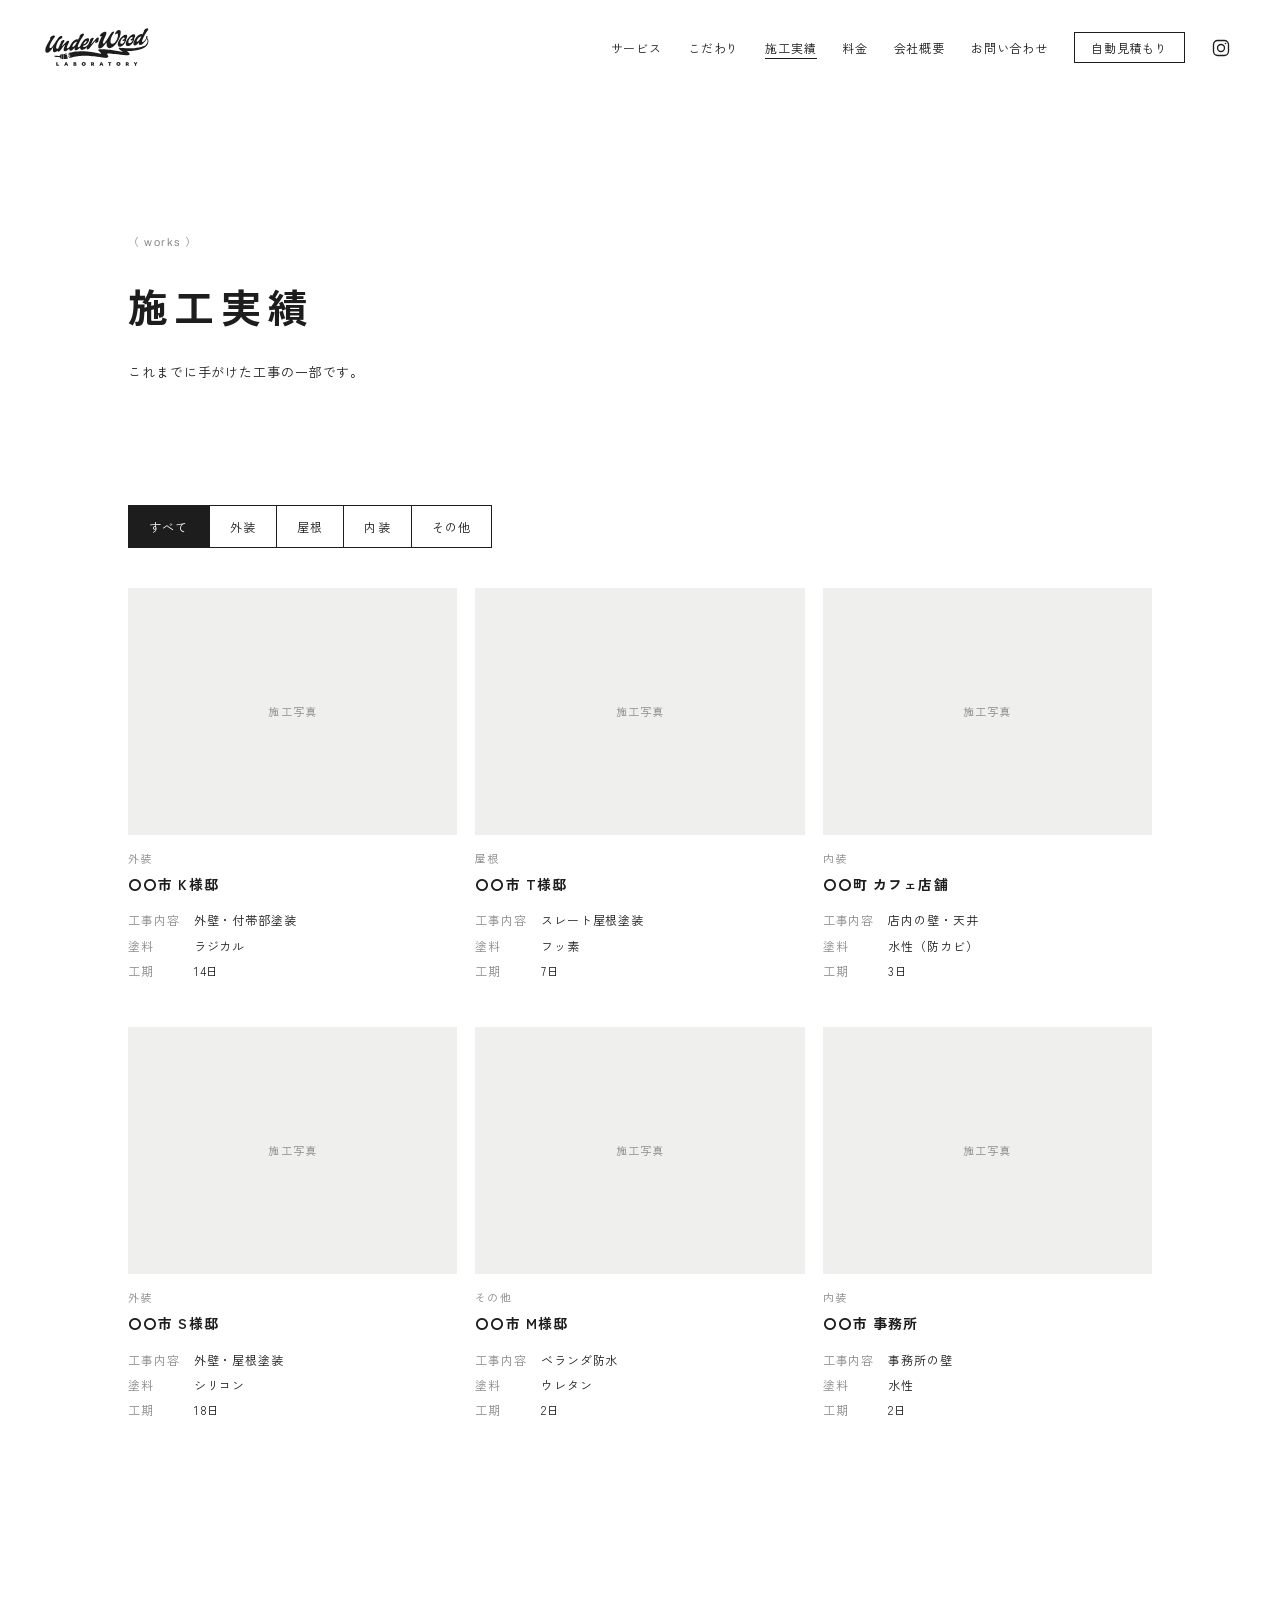
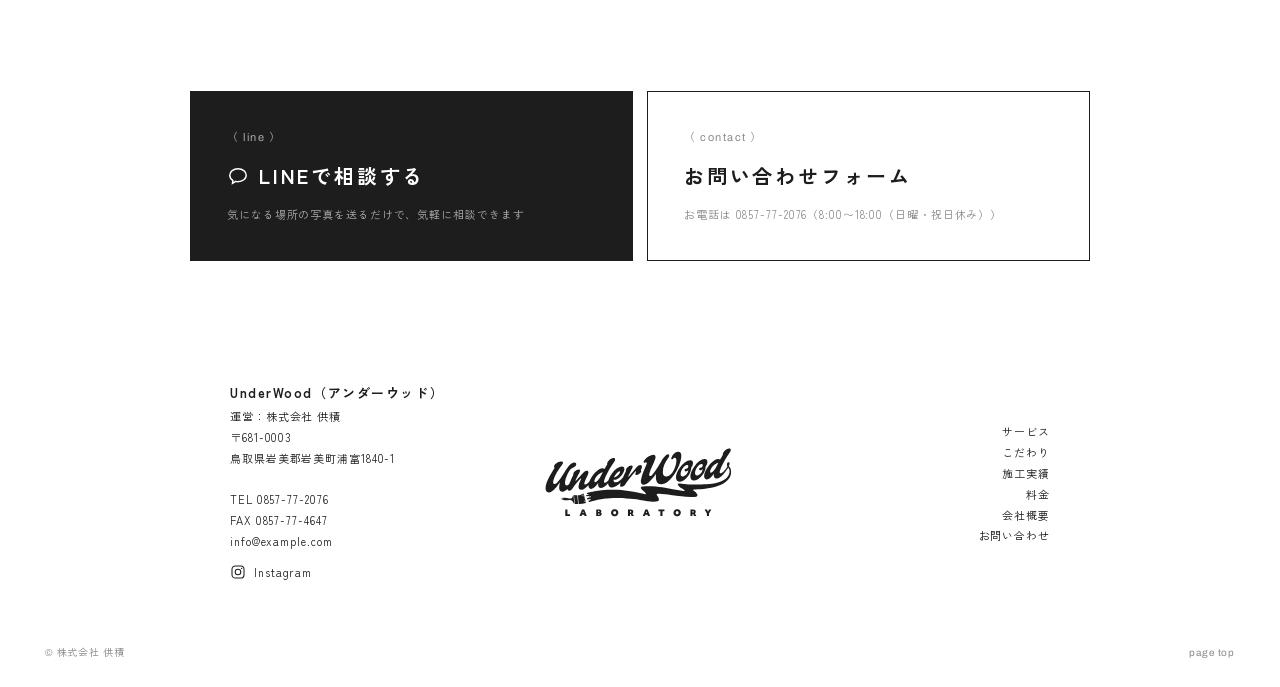
<file: works.html>
<!DOCTYPE html>
<html lang="ja">
<head>
<meta charset="utf-8">
<meta name="viewport" content="width=device-width, initial-scale=1">
<title>施工実績｜UnderWood</title>
<meta name="description" content="UnderWoodの外壁塗装・屋根塗装・内装塗装の施工実績。">
<link rel="preconnect" href="https://fonts.googleapis.com">
<link rel="preconnect" href="https://fonts.gstatic.com" crossorigin>
<link href="https://fonts.googleapis.com/css2?family=Archivo:wdth,wght@62..125,400;62..125,600&family=Zen+Kaku+Gothic+New:wght@400;700&display=swap" rel="stylesheet">
<link rel="stylesheet" href="assets/style.css">
</head>
<body>
<a class="visually-hidden" href="#main">本文へ移動</a>
<header class="hd">
  <a class="brand" href="index.html"><svg viewBox="40 140 870 330" role="img" aria-label="UnderWood"><path d="M726.16,329.91c61.43.59,167.86-16.65,166.75-80.91-.28-5.92-.76-11.99-3.81-17.39-.5-.97-4.63-7.22-6.91-9.18,1.44-2.65,2.44-4.18,3.26-6.98.74-2.62.92-6.55-.17-8.42-1.16-2.01-4.07-2.37-6.17-1.16-2.1,1.49-5.18,4.73-5.16,10.24.02,4.24.66,5.32,2.08,8.56-.84,1.42-1.69,2.8-2.55,4.15,1.16,1.65,2.21,3.36,3.23,5.11.76-1.25,1.47-2.44,2.1-3.54.31-.45.54-.9.74-1.33,2.23,2.36,5.72,10.08,6.27,13.46,1.37,6.1-.8,16.13-3.31,20.3-7.67,14.38-12.79,19.25-31.51,28.52-24.7,12.23-48.61,12.65-73.4,15-25.62,1.73-64.95,1.82-90.61-.59-10.05-.95-15.18-1.23-28.45-3.15-19.87-2.91-5.16,14.64,5.18,20.25,6.95,3.76,26.71,16.22,10.67,14.05-32.22-4.35-64.52-11.24-96.58-16.6-20.72-3.45-49.05-6.25-72.99-5.37-19.2.69-37.68.9-16.16,19.52,30.94,26.77,4.65,15.32-19.21,11.04-15.14-2.7-31.5-5.86-46.72-8.14-26.68-4.18-52.11-6.55-80.21-5.46-7.22.28-22.25.32-42.64,2.14-12.51,1.11-21.53,2.84-37.56,5.62-7.96,1.38-26.53,5.84-26.53,5.84-1.68.49-4.58,1.81-3.95,4.15.47,1.77,2.02,2.02,4.37,1.46,1.39-.29,4.28-.35,4.59.9.66,2.7-7.74,3.39-8.99,3.65-1.89.36-3.97,1.62-3.38,3.65.53,1.84,2.91,2.21,4.94,1.69l4.35-1.06c1.84-.71,2.98-.68,3.58.93.3.79.69,2.03,2.14,1.77,1.18-.21,2.04-.92,3.56-1.17,1.52-.25,2.44.24,2.86,1.13.41.87-.05,2.8-1.59,3.14-4.4.95-8.22,2.03-12.75,3.69-2.74,1.07-3.39,3.36-3.1,4.89.31,1.58,3.34,2.29,5.13,1.67,2.51-.54,5.22-1.85,7.75-2.38,1.62-.6,3.1,0,3.81,1.55.46,1-.72,2.98-2.74,3.81-1.18.26-4.07,1.17-5.24,1.43-1.56.55-2.86,3.34-1.43,5.24,1,1.33,3.22,2.15,5.01,1.55,29.91-9.16,47.91-13.21,65.03-15.06,29.11-2.89,34.12-3.49,70.17-3.51,17.22,0,48.45,3.27,66.18,5.27,36.31,4.1,57.61,10.78,87.27,12.41,12.53.76,29.24.14,28.93-8.71-.31-8.73-4.28-14-9.58-21.17-9.2-12.44,39.9-3.81,63.15-1,37.18,4.49,61.31,7.4,93.03,9.18,19.11,1.09,36.43-1.47,27.81-14.08-3.71-5.41-6.84-8.18-14.64-14.03-4.8-3.59-5.01-7.59,4.14-6.55Z"/><path d="M239.47,309c-.1,1.09-.15,2.15-.15,3.15,0,8.1,3.44,15.94,12.55,15.26,10.12-.76,23.29-13.08,32.4-26.52,0,0-.61,4.91-.61,7.54,0,8.5,3.64,15.92,13.77,15.17,10.77-.81,22.19-10.67,31.83-22.02.4,11.54,6.48,20.16,18.99,19.22,11-.82,25.64-8.65,39.5-23.05-.47,1.11-.95,2.24-1.44,3.39-1.42,3.55-2.23,6.65-2.23,9.28,0,4.25,2.03,7.14,6.28,6.82q.2-.02.41-.03c7.69-.78,13.36-4.44,17.82-11.26,12.55-18.96,38.07-50.43,44.75-57.21,1.21-1.1,2.23-1.58,2.83-1.63.81-.06,1.01.33,1.01,1.14,0,1.42-.81,3.7-1.21,4.14-1.01,2.3-1.62,4.78-1.62,6.6,0,3.04,1.62,5.14,5.27,4.87,6.88-.52,21.87-10.55,21.87-17.43,0-1.82-1.82-1.28-1.82-3.51,0-1.62,1.01-3.72,2.23-6.65,1.42-3.55,2.23-6.85,2.23-9.68,0-5.47-2.23-8.74-7.9-8.32-4.25.32-10.12,3.19-16.2,9.51-7.09,7.62-32.19,38.45-35.43,42.14-1.01,1.29-2.03,1.77-2.63,1.82-.41.03-.61-.16-.61-.76,0-.81.61-1.87.61-2.27,3.65-6.95,12.15-24.19,17.62-35.33,1.42-3.14,2.23-5.63,2.23-7.86,0-4.45-3.24-5.83-7.09-5.54-4.66.35-11.74,3.11-17.41,9.61-2.83,3.25-6.48,8.79-6.48,13.44,0,1.01.2,1.81.4,2.6,0,0-4.08,7.81-13.21,28.43-10.16,13.34-22.82,22.65-33.15,23.43-7.7.58-10.73-4.46-10.73-11.34v-1.01c1.42.3,3.24.57,5.06.43,6.07-.46,14.17-3.89,22.47-10.79,12.76-10.67,22.27-27.58,22.27-38.72,0-8.3-5.06-11.97-12.96-11.38-10.12.76-25.11,8.56-40.7,27.75-9.76,12.09-16.36,24.68-19.3,35.77-6.29,7.03-11.86,10.71-15.52,10.98l-.2.02c-3.65.27-4.66-2.28-4.66-4.91,0-1.62.41-3.47.81-4.92,2.83-11.35,8.71-24.14,13.97-34.05,10.93-20.86,24.9-40.94,32.8-53.07,2.23-3.41,3.24-6.72,3.24-9.35,0-5.06-3.65-7.02-8.3-6.67-6.07.46-14.38,4.72-21.46,12.14-4.25,4.57-6.68,9.81-6.68,13.66,0,.81.2,1.6.41,2.4-4.66,7.43-8.91,14.84-12.96,21.82-2.63-2.23-6.07-3.19-9.92-2.9-14.78,1.11-36.24,19.11-52.24,46.43-2.52,4.23-4.55,8.27-6.16,12.09-5.99,7.56-13.47,14.89-19.96,15.38-3.04.23-4.05-1.72-4.05-3.95,0-1.42.41-3.27.81-4.51,3.24-11.18,12.15-29.66,14.58-34.09,2.23-4.22,3.64-8.78,3.64-12.42,0-5.27-3.24-8.46-8.5-8.07-4.45.33-9.92,3.38-15.19,8.83-7.29,7.63-29.16,31.74-32.4,35.43-1.21,1.3-2.02,1.77-2.43,1.8-.61.05-.61-.36-.61-.76,0-.81.41-1.85.41-2.26,2.43-6.05,11.95-24.58,17.82-35.35,1.62-2.95,2.43-5.45,2.43-7.67,0-4.45-3.24-6.03-7.29-5.73-4.46.33-11.54,3.09-17.41,9.6-2.63,3.03-6.68,9-6.68,13.66,0,.81.2,1.6.41,2.4,0,0-6.04,11.26-19.36,42.4-3.17,3.22-6.71,5.1-10,5.35-7.09.53-8.5-6.25-8.5-12.32,0-8.91,3.24-21.91,9.72-35.75,11.34-24.74,18.02-30.71,30.98-35.93,7.09-2.76,10.73-8.5,10.73-13.36s-3.24-8.46-9.92-7.96c-12.35.93-25.11,15.45-31.38,25.23-4.86,7.25-9.52,14.28-13.97,21.29-11.95,19.12-24.3,37.66-33.81,46.87-3.64,3.31-7.09,5.19-9.92,5.4-5.27.39-6.88-3.94-6.88-8.8,0-3.04.61-6.32,1.21-8.6,5.47-20.86,20.65-46.09,40.7-72.29,2.23-3,3.24-5.51,3.24-7.73,0-4.05-3.85-6.19-10.12-5.72-5.87.44-13.57,3.04-21.66,8.91-6.68,4.55-9.32,10.21-9.32,14.26,0,2.63,1.01,4.58,2.84,5.26-14.17,22.52-41.71,66.09-41.71,93.22,0,11.13,4.25,20.74,16,19.86,13.77-1.03,27.54-17.25,35.64-27.37,3.65-4.73,8.91-11.8,14.38-19.5-2.03,7.85-3.64,16.27-3.64,24.37,0,10.93,3.24,19.8,15.19,18.91,8.04-.6,16.19-5.78,23.14-12.47.29,5.01,3.26,8.27,8.45,7.88,5.47-.41,10.12-2.98,14.38-9.58,12.35-18.94,28.95-38.21,35.03-44.13,1.42-1.32,2.63-2.02,3.44-2.08.81-.06,1.01.33,1.01,1.14,0,1.21-.81,3.3-1.21,3.74-4.25,9.43-10.73,23.07-10.73,33.4,0,7.9,3.44,14.32,13.16,13.59,11.26-.84,22.96-11,32.74-22.6ZM357.98,270.87c6.28-11.81,18.22-24.24,23.89-24.67,1.42-.11,2.43.63,2.43,2.25,0,3.04-3.04,8.73-6.48,12.63-4.05,4.35-11.74,11.61-21.46,13.76.41-1.45,1.01-2.71,1.62-3.97ZM282.05,263.8c7.69-7.86,16.2-11.94,22.48-13.22-4.66,10.47-11.95,23.98-15.39,29.3-5.47,7.9-13.16,16.17-18.63,16.58-3.04.23-3.85-1.53-3.85-4.37,0-5.67,4.45-16.94,15.39-28.28Z"/><path d="M480.04,284.93c-.61,2.88-.81,5.53-.81,7.96,0,10.93,4.66,16.05,13.16,15.41,7.29-.54,16.6-5.29,26.12-14.1,11.74-10.8,20.85-22.01,30.57-36.1-.61,4.3-1.01,9.19-1.01,14.05,0,17.61,5.47,36.03,26.52,34.46,29.76-2.23,56.69-40.89,69.65-64.54,9.52-17.72,20.65-46.29,20.65-66.54,0-11.54-4.45-19.31-16.4-18.41-10.93.82-23.08,10.03-29.16,27.09-.61,1.67-.81,2.9-.81,4.11,0,2.63,1.62,4.53,4.05,4.35,2.03-.15,4.25-2.14,5.67-4.07,1.82-2.36,4.25-3.36,6.08-3.49,6.48-.49,7.9,7.3,7.9,12.37v1.01c0,22.88-17.41,70.14-45.36,72.24-9.32.7-16.81-6.03-16.81-20,.2-23.91,10.12-43.68,23.69-63.53,4.05-5.97,5.67-10.35,5.67-13.38,0-3.24-2.03-4.91-5.27-4.67-12.15.91-27.34,25.74-32.8,34.65-10.93,17.83-23.28,38.59-38.67,57.36-4.05,4.76-7.9,7.27-10.73,7.49-3.44.26-4.45-2.5-4.45-5.54,0-2.23.61-4.7,1.01-6.15,7.49-27.49,20.65-45.08,26.93-67.21.81-2.89,1.21-5.35,1.21-7.78,0-7.09-3.24-11.7-10.93-11.13l-.2.02c-9.92.74-27.54,8.95-41.51,27.2-1.62,2.15-2.23,4.22-2.23,6.04,0,2.43,1.42,4.15,3.85,3.96,3.24-.24,4.86-2.79,7.69-3.01,1.82-.14,3.24,1.17,3.24,3.81,0,1.21-.4,2.46-.81,4.11-6.48,18.91-19.64,40.14-25.72,71.98Z"/><path d="M640.38,274.28c0,11.94,5.47,21.05,18.02,20.11,11.95-.89,27.94-10.8,39.48-28.67,6.68-10.22,12.35-22.99,12.35-35.14v-.81c5.47-7.29,8.1-14.98,8.1-21.06,0-8.71-4.66-13.42-13.16-12.78-14.58,1.09-31.18,12.26-47.38,34.73-12.55,17.54-17.41,32.69-17.41,43.62ZM671.16,233.1c7.49-10.68,14.78-14.47,19.64-14.83,3.64-.27,6.08,1.57,6.08,5.42,0,6.07-4.25,11.05-10.33,11.5l-.41.03c-3.65.27-6.28,3.31-6.28,6.54,0,3.65,2.43,5.69,6.28,5.4,1.62-.12,3.64-.68,5.87-1.86,1.62-1.13,3.44-2.08,4.86-3.2-.81,5.12-2.63,10.93-5.67,15.2-5.67,8.12-13.36,12.74-19.44,13.2-7.29.55-10.12-4.51-10.12-11.19,0-7.29,3.24-17.25,9.52-26.22Z"/><path d="M724.41,289.44c11.95-.89,27.94-10.8,39.48-28.67,6.68-10.22,12.35-22.99,12.35-35.14v-.81c5.47-7.29,8.1-14.98,8.1-21.06,0-8.71-4.66-13.42-13.16-12.78-14.58,1.09-31.18,12.26-47.38,34.73-12.55,17.54-17.41,32.69-17.41,43.62,0,11.94,5.47,21.05,18.02,20.11ZM737.17,228.15c7.49-10.68,14.78-14.47,19.64-14.83,3.64-.27,6.08,1.57,6.08,5.42,0,6.07-4.25,11.05-10.33,11.5q-.2.02-.4.03c-3.64.27-6.28,3.31-6.28,6.54,0,3.65,2.43,5.69,6.28,5.4,1.62-.12,3.64-.68,5.87-1.86,1.62-1.13,3.44-2.08,4.86-3.2-.81,5.12-2.63,10.93-5.67,15.2-5.67,8.12-13.36,12.74-19.44,13.2-7.29.54-10.12-4.51-10.12-11.19,0-7.29,3.24-17.25,9.52-26.22Z"/><path d="M782.01,283.98c10.12-.74,23.28-13.08,32.4-26.51,0,0-.62,4.9-.62,7.54,0,8.51,3.66,15.92,13.77,15.16,19.66-1.46,41.46-33.09,50.69-48.87-.96-1.9-1.91-3.81-2.77-5.75-10.95,18.26-23.97,29.74-29.9,30.19l-.19.02c-3.66.28-4.66-2.29-4.66-4.92,0-1.61.4-3.46.81-4.92,2.82-11.35,8.7-24.13,13.96-34.04,10.93-20.86,24.91-40.94,32.81-53.08,2.22-3.4,3.22-6.72,3.22-9.36,0-5.06-3.64-7.02-8.3-6.65-6.06.45-14.36,4.71-21.46,12.13-4.24,4.57-6.67,9.82-6.67,13.67,0,.8.19,1.59.4,2.39-4.66,7.43-8.9,14.85-12.96,21.83-2.63-2.23-6.06-3.19-9.93-2.91-14.78,1.11-36.24,19.13-52.23,46.43-7.69,12.94-10.93,24.12-10.93,32.41s3.45,15.94,12.56,15.25ZM812.17,220.38c7.69-7.87,16.2-11.94,22.47-13.22-4.64,10.46-11.94,23.98-15.38,29.3-5.47,7.9-13.17,16.16-18.62,16.58-3.03.23-3.85-1.54-3.85-4.37,0-5.68,4.45-16.94,15.38-28.29Z"/><path d="M220.11,359.73l-1.12-4.07c-4.47,2.24-8.99,4.46-14.53,4.65,3.89-1.59,7.49-2.69,10.67-4.95l3.15-2.23-.87-3.04-1.05.27c.35-.56.58-1.17.29-1.54-.44-.57-1.31-.95-1.74-.57-4.79,4.28-11.91,6.7-18.54,7.87l-5.33.71c-.14.31-.06.94-.02,1.39l.87,10.04.91,10.67.89,10.35.63,7.04c10.07.44,19.62-.66,28.68-3.52,1.5-.47,2.97-.97,4.04-1.97,1.58-1.46.18-4.86.26-4.86l-.7.06c-2.83.25-5.31,1.51-8.3,1.15,3.05-.98,5.81-1.52,8.49-2.92l-1.36-4.55c-4.23,1.79-8.44,3.23-13.33,3.17,3.73-1.24,7.18-2.07,10.34-3.91l2.45-1.65-1.42-4.82c-2.45.41-4.44,1.52-7.08,1.21l6.76-2.58-2.55-9.72c-2.51.82-4.77,1.45-7.23,2-.71.16-1.46.21-2.26-.05,3.22-.99,6.01-1.97,8.98-3.63Z"/><path d="M164.03,367.67c1.84-2.3,2.64-5.09,3.27-7.95.39-1.79,1.64-3.19,3.68-3l3.27,38.21c-1.6.3-3.67-1.71-4.31-3.52-2.53-7.18-7.3-13.04-15.36-13.15-2.96-.04-5.72.54-8.64.84-9.52.97-17.28.66-26.94-2.29-2.09-.64-3.27-2.19-3.34-4.1s.87-3.08,2.76-3.47c11.46-2.35,20.45-1.01,32.41,1.81,5.38,1.27,10.16.4,13.19-3.39ZM119.52,371.64c-.35.19-.79.87-.8,1.24-.02.41.5,1.25.97,1.57,1.33.9,3.07,1.02,4.29.35.6-.33,1.11-1.14.92-1.71-.56-1.68-3.61-2.41-5.38-1.46Z"/><path d="M186.47,356.5l-5.25-.37-8.03-.34.8,9.45.84,9.73.91,10.67.89,10.51,6.94.42,5.64.26c.57.03,1.8-.24,2-.71.51-1.16.12-2.43.02-3.62l-.43-5.03-.34-3.94-.87-10.2-.94-11.12-.34-3.98c-.05-.59-1.09-1.69-1.83-1.74Z"/><path d="M133.03,421.61h9.76v22.51h12.07v7.77h-21.84v-30.28Z"/><path d="M209.77,421.61h9.96l11.71,30.28h-10.16l-1.91-6.26h-9.84l-1.91,6.26h-9.52l11.68-30.28ZM217.18,438.47l-2.71-8.89-2.75,8.89h5.46Z"/><path d="M274.88,421.61h12.27c7.41,0,11.12,2.62,11.12,7.85,0,1.38-.3,2.62-.9,3.73-.6,1.1-1.43,1.96-2.49,2.57,1.54.48,2.76,1.36,3.65,2.65.89,1.29,1.33,2.82,1.33,4.6,0,5.92-3.84,8.89-11.52,8.89h-13.47v-30.28ZM286.47,433.64c2.1,0,3.15-.93,3.15-2.79s-1.05-2.79-3.15-2.79h-3.03v5.58h3.03ZM287.59,445.44c2.1,0,3.15-.93,3.15-2.79s-1.05-2.79-3.15-2.79h-4.14v5.58h4.14Z"/><path d="M359.43,452.53c-2.47,0-4.73-.39-6.77-1.16-2.05-.77-3.81-1.86-5.3-3.27s-2.64-3.08-3.45-5c-.81-1.93-1.22-4.05-1.22-6.36s.42-4.34,1.26-6.25c.84-1.91,2.01-3.58,3.53-5s3.29-2.53,5.32-3.33,4.24-1.19,6.63-1.19,4.73.38,6.77,1.16c2.04.77,3.81,1.86,5.3,3.27,1.49,1.41,2.64,3.07,3.45,5,.81,1.93,1.22,4.04,1.22,6.35s-.42,4.34-1.26,6.26c-.84,1.91-2.01,3.58-3.53,5-1.51,1.42-3.29,2.53-5.32,3.33-2.03.8-4.24,1.2-6.63,1.2ZM366.17,436.79c0-1.43-.29-2.7-.86-3.8-.57-1.1-1.36-1.97-2.37-2.59-1.01-.62-2.18-.94-3.51-.94s-2.46.31-3.49.92-1.82,1.46-2.39,2.55c-.57,1.09-.86,2.35-.86,3.79s.29,2.7.86,3.8c.57,1.1,1.36,1.97,2.37,2.59,1.01.62,2.18.94,3.51.94s2.5-.3,3.51-.92c1.01-.61,1.8-1.47,2.37-2.57.57-1.1.86-2.36.86-3.76Z"/><path d="M420.4,421.61h11.87c3.93,0,6.98.94,9.15,2.83,2.16,1.89,3.25,4.53,3.25,7.93,0,1.65-.39,3.15-1.16,4.52-.77,1.37-1.74,2.53-2.91,3.49l6.97,11.52h-10.48l-4.42-8.85h-3.07v8.85h-9.2v-30.28ZM431,436.11c2.92,0,4.38-1.27,4.38-3.83,0-1.3-.35-2.25-1.04-2.85-.69-.6-1.81-.89-3.35-.89h-1.39v7.57h1.39Z"/><path d="M500.09,421.61h9.96l11.71,30.28h-10.16l-1.91-6.26h-9.84l-1.91,6.26h-9.52l11.68-30.28ZM507.5,438.47l-2.71-8.89-2.75,8.89h5.46Z"/><path d="M568.71,429.38h-8.89v-7.77h27.53v7.77h-8.89v22.51h-9.76v-22.51Z"/><path d="M645.73,452.53c-2.47,0-4.73-.39-6.77-1.16s-3.81-1.86-5.3-3.27c-1.49-1.41-2.64-3.08-3.45-5-.81-1.93-1.22-4.05-1.22-6.36s.42-4.34,1.26-6.25c.84-1.91,2.01-3.58,3.53-5,1.51-1.42,3.29-2.53,5.32-3.33s4.24-1.19,6.63-1.19,4.73.38,6.77,1.16c2.05.77,3.81,1.86,5.3,3.27,1.49,1.41,2.64,3.07,3.45,5,.81,1.93,1.21,4.04,1.21,6.35s-.42,4.34-1.26,6.26c-.84,1.91-2.01,3.58-3.53,5-1.51,1.42-3.29,2.53-5.32,3.33-2.03.8-4.24,1.2-6.64,1.2ZM652.46,436.79c0-1.43-.28-2.7-.86-3.8-.57-1.1-1.36-1.97-2.37-2.59-1.01-.62-2.18-.94-3.51-.94s-2.46.31-3.49.92c-1.02.61-1.82,1.46-2.39,2.55-.57,1.09-.86,2.35-.86,3.79s.28,2.7.86,3.8c.57,1.1,1.36,1.97,2.37,2.59,1.01.62,2.18.94,3.51.94s2.5-.3,3.51-.92c1.01-.61,1.8-1.47,2.37-2.57.57-1.1.86-2.36.86-3.76Z"/><path d="M706.69,421.61h11.87c3.93,0,6.98.94,9.14,2.83s3.25,4.53,3.25,7.93c0,1.65-.39,3.15-1.16,4.52-.77,1.37-1.74,2.53-2.91,3.49l6.97,11.52h-10.48l-4.42-8.85h-3.07v8.85h-9.2v-30.28ZM717.29,436.11c2.92,0,4.38-1.27,4.38-3.83,0-1.3-.35-2.25-1.04-2.85-.69-.6-1.81-.89-3.35-.89h-1.39v7.57h1.39Z"/><path d="M771.33,421.61h10.72l4.94,10.72,4.94-10.72h10.48l-10.76,18.25v12.03h-9.56v-12.03l-10.76-18.25Z"/></svg></a>
  <nav id="nav" aria-label="メインメニュー"><ul><li><a href="service.html">サービス</a></li><li><a href="commitment.html">こだわり</a></li><li><a href="works.html" aria-current="page">施工実績</a></li><li><a href="price.html">料金</a></li><li><a href="company.html">会社概要</a></li><li><a href="contact.html">お問い合わせ</a></li><li><a class="cta" href="price.html">自動見積もり</a></li></ul></nav>
  <a class="ig" href="https://www.instagram.com/underwood_paint/" target="_blank" rel="noopener" aria-label="UnderWoodのInstagram（新しいタブで開きます）"><svg viewBox="0 0 24 24" width="20" height="20" fill="none" stroke="currentColor" stroke-width="1.6" aria-hidden="true"><rect x="3" y="3" width="18" height="18" rx="5"/><circle cx="12" cy="12" r="4.2"/><circle cx="17.4" cy="6.6" r="1" fill="currentColor" stroke="none"/></svg></a>
  <button class="menu-btn" type="button" aria-expanded="false" aria-controls="nav">メニュー</button>
</header>
<main id="main">
<section class="page-head">
  <div class="wrap"><span class="en">WORKS</span><h1>施工実績</h1><p>これまでに手がけた工事の一部です。</p></div>
  <svg class="stroke" viewBox="220 195 680 200" aria-hidden="true"><path d="M726.16,329.91c61.43.59,167.86-16.65,166.75-80.91-.28-5.92-.76-11.99-3.81-17.39-.5-.97-4.63-7.22-6.91-9.18,1.44-2.65,2.44-4.18,3.26-6.98.74-2.62.92-6.55-.17-8.42-1.16-2.01-4.07-2.37-6.17-1.16-2.1,1.49-5.18,4.73-5.16,10.24.02,4.24.66,5.32,2.08,8.56-.84,1.42-1.69,2.8-2.55,4.15,1.16,1.65,2.21,3.36,3.23,5.11.76-1.25,1.47-2.44,2.1-3.54.31-.45.54-.9.74-1.33,2.23,2.36,5.72,10.08,6.27,13.46,1.37,6.1-.8,16.13-3.31,20.3-7.67,14.38-12.79,19.25-31.51,28.52-24.7,12.23-48.61,12.65-73.4,15-25.62,1.73-64.95,1.82-90.61-.59-10.05-.95-15.18-1.23-28.45-3.15-19.87-2.91-5.16,14.64,5.18,20.25,6.95,3.76,26.71,16.22,10.67,14.05-32.22-4.35-64.52-11.24-96.58-16.6-20.72-3.45-49.05-6.25-72.99-5.37-19.2.69-37.68.9-16.16,19.52,30.94,26.77,4.65,15.32-19.21,11.04-15.14-2.7-31.5-5.86-46.72-8.14-26.68-4.18-52.11-6.55-80.21-5.46-7.22.28-22.25.32-42.64,2.14-12.51,1.11-21.53,2.84-37.56,5.62-7.96,1.38-26.53,5.84-26.53,5.84-1.68.49-4.58,1.81-3.95,4.15.47,1.77,2.02,2.02,4.37,1.46,1.39-.29,4.28-.35,4.59.9.66,2.7-7.74,3.39-8.99,3.65-1.89.36-3.97,1.62-3.38,3.65.53,1.84,2.91,2.21,4.94,1.69l4.35-1.06c1.84-.71,2.98-.68,3.58.93.3.79.69,2.03,2.14,1.77,1.18-.21,2.04-.92,3.56-1.17,1.52-.25,2.44.24,2.86,1.13.41.87-.05,2.8-1.59,3.14-4.4.95-8.22,2.03-12.75,3.69-2.74,1.07-3.39,3.36-3.1,4.89.31,1.58,3.34,2.29,5.13,1.67,2.51-.54,5.22-1.85,7.75-2.38,1.62-.6,3.1,0,3.81,1.55.46,1-.72,2.98-2.74,3.81-1.18.26-4.07,1.17-5.24,1.43-1.56.55-2.86,3.34-1.43,5.24,1,1.33,3.22,2.15,5.01,1.55,29.91-9.16,47.91-13.21,65.03-15.06,29.11-2.89,34.12-3.49,70.17-3.51,17.22,0,48.45,3.27,66.18,5.27,36.31,4.1,57.61,10.78,87.27,12.41,12.53.76,29.24.14,28.93-8.71-.31-8.73-4.28-14-9.58-21.17-9.2-12.44,39.9-3.81,63.15-1,37.18,4.49,61.31,7.4,93.03,9.18,19.11,1.09,36.43-1.47,27.81-14.08-3.71-5.41-6.84-8.18-14.64-14.03-4.8-3.59-5.01-7.59,4.14-6.55Z"/></svg>
</section>
<section class="sec" style="padding-top:56px">
  <div class="wrap">
    <div class="filters" role="group" aria-label="工事の種類で絞り込む">
      <button type="button" data-cat="all" aria-pressed="true">すべて</button>
      <button type="button" data-cat="exterior" aria-pressed="false">外装</button>
      <button type="button" data-cat="roof" aria-pressed="false">屋根</button>
      <button type="button" data-cat="interior" aria-pressed="false">内装</button>
      <button type="button" data-cat="other" aria-pressed="false">その他</button>
    </div>
    <div class="works"><article class="work" data-cat="exterior"><div class="ph" data-label="施工写真"></div><span class="cat">外装</span>
  <h3>〇〇市 K様邸</h3><dl><dt>工事内容</dt><dd>外壁・付帯部塗装</dd><dt>塗料</dt><dd>ラジカル</dd><dt>工期</dt><dd>14日</dd></dl></article><article class="work" data-cat="roof"><div class="ph" data-label="施工写真"></div><span class="cat">屋根</span>
  <h3>〇〇市 T様邸</h3><dl><dt>工事内容</dt><dd>スレート屋根塗装</dd><dt>塗料</dt><dd>フッ素</dd><dt>工期</dt><dd>7日</dd></dl></article><article class="work" data-cat="interior"><div class="ph" data-label="施工写真"></div><span class="cat">内装</span>
  <h3>〇〇町 カフェ店舗</h3><dl><dt>工事内容</dt><dd>店内の壁・天井</dd><dt>塗料</dt><dd>水性（防カビ）</dd><dt>工期</dt><dd>3日</dd></dl></article><article class="work" data-cat="exterior"><div class="ph" data-label="施工写真"></div><span class="cat">外装</span>
  <h3>〇〇市 S様邸</h3><dl><dt>工事内容</dt><dd>外壁・屋根塗装</dd><dt>塗料</dt><dd>シリコン</dd><dt>工期</dt><dd>18日</dd></dl></article><article class="work" data-cat="other"><div class="ph" data-label="施工写真"></div><span class="cat">その他</span>
  <h3>〇〇市 M様邸</h3><dl><dt>工事内容</dt><dd>ベランダ防水</dd><dt>塗料</dt><dd>ウレタン</dd><dt>工期</dt><dd>2日</dd></dl></article><article class="work" data-cat="interior"><div class="ph" data-label="施工写真"></div><span class="cat">内装</span>
  <h3>〇〇市 事務所</h3><dl><dt>工事内容</dt><dd>事務所の壁</dd><dt>塗料</dt><dd>水性</dd><dt>工期</dt><dd>2日</dd></dl></article></div>
  </div>
</section>
<div class="cta2">
  <a class="cta-line" href="contact.html#line" data-line-pending>
    <span class="label">line</span>
    <strong><svg viewBox="0 0 24 24" width="22" height="22" fill="none" stroke="currentColor" stroke-width="1.6" aria-hidden="true"><path d="M12 4C7 4 3 7.2 3 11.2c0 2.3 1.3 4.3 3.4 5.6L6 20l3.6-2.1c.8.2 1.6.3 2.4.3 5 0 9-3.2 9-7.1S17 4 12 4Z"/></svg>LINEで相談する</strong>
    <small>気になる場所の写真を送るだけで、気軽に相談できます</small>
  </a>
  <a class="cta-form" href="contact.html">
    <span class="label">contact</span>
    <strong>お問い合わせフォーム</strong>
    <small>お電話は 0857-77-2076（8:00〜18:00（日曜・祝日休み））</small>
  </a>
</div>
</main>
<footer>
  <div class="ft">
    <address style="font-style:normal"><strong style="font-size:13px;letter-spacing:.12em">UnderWood（アンダーウッド）</strong><br>運営：株式会社 供積<br>〒681-0003<br>鳥取県岩美郡岩美町浦富1840-1<br><br>TEL <a href="tel:0857772076">0857-77-2076</a><br>FAX 0857-77-4647<br>info@example.com<br><a class="ig-text" href="https://www.instagram.com/underwood_paint/" target="_blank" rel="noopener"><svg viewBox="0 0 24 24" width="20" height="20" fill="none" stroke="currentColor" stroke-width="1.6" aria-hidden="true"><rect x="3" y="3" width="18" height="18" rx="5"/><circle cx="12" cy="12" r="4.2"/><circle cx="17.4" cy="6.6" r="1" fill="currentColor" stroke="none"/></svg>Instagram</a></address>
    <a class="brand" href="index.html"><svg viewBox="40 140 870 330" role="img" aria-label="UnderWood"><path d="M726.16,329.91c61.43.59,167.86-16.65,166.75-80.91-.28-5.92-.76-11.99-3.81-17.39-.5-.97-4.63-7.22-6.91-9.18,1.44-2.65,2.44-4.18,3.26-6.98.74-2.62.92-6.55-.17-8.42-1.16-2.01-4.07-2.37-6.17-1.16-2.1,1.49-5.18,4.73-5.16,10.24.02,4.24.66,5.32,2.08,8.56-.84,1.42-1.69,2.8-2.55,4.15,1.16,1.65,2.21,3.36,3.23,5.11.76-1.25,1.47-2.44,2.1-3.54.31-.45.54-.9.74-1.33,2.23,2.36,5.72,10.08,6.27,13.46,1.37,6.1-.8,16.13-3.31,20.3-7.67,14.38-12.79,19.25-31.51,28.52-24.7,12.23-48.61,12.65-73.4,15-25.62,1.73-64.95,1.82-90.61-.59-10.05-.95-15.18-1.23-28.45-3.15-19.87-2.91-5.16,14.64,5.18,20.25,6.95,3.76,26.71,16.22,10.67,14.05-32.22-4.35-64.52-11.24-96.58-16.6-20.72-3.45-49.05-6.25-72.99-5.37-19.2.69-37.68.9-16.16,19.52,30.94,26.77,4.65,15.32-19.21,11.04-15.14-2.7-31.5-5.86-46.72-8.14-26.68-4.18-52.11-6.55-80.21-5.46-7.22.28-22.25.32-42.64,2.14-12.51,1.11-21.53,2.84-37.56,5.62-7.96,1.38-26.53,5.84-26.53,5.84-1.68.49-4.58,1.81-3.95,4.15.47,1.77,2.02,2.02,4.37,1.46,1.39-.29,4.28-.35,4.59.9.66,2.7-7.74,3.39-8.99,3.65-1.89.36-3.97,1.62-3.38,3.65.53,1.84,2.91,2.21,4.94,1.69l4.35-1.06c1.84-.71,2.98-.68,3.58.93.3.79.69,2.03,2.14,1.77,1.18-.21,2.04-.92,3.56-1.17,1.52-.25,2.44.24,2.86,1.13.41.87-.05,2.8-1.59,3.14-4.4.95-8.22,2.03-12.75,3.69-2.74,1.07-3.39,3.36-3.1,4.89.31,1.58,3.34,2.29,5.13,1.67,2.51-.54,5.22-1.85,7.75-2.38,1.62-.6,3.1,0,3.81,1.55.46,1-.72,2.98-2.74,3.81-1.18.26-4.07,1.17-5.24,1.43-1.56.55-2.86,3.34-1.43,5.24,1,1.33,3.22,2.15,5.01,1.55,29.91-9.16,47.91-13.21,65.03-15.06,29.11-2.89,34.12-3.49,70.17-3.51,17.22,0,48.45,3.27,66.18,5.27,36.31,4.1,57.61,10.78,87.27,12.41,12.53.76,29.24.14,28.93-8.71-.31-8.73-4.28-14-9.58-21.17-9.2-12.44,39.9-3.81,63.15-1,37.18,4.49,61.31,7.4,93.03,9.18,19.11,1.09,36.43-1.47,27.81-14.08-3.71-5.41-6.84-8.18-14.64-14.03-4.8-3.59-5.01-7.59,4.14-6.55Z"/><path d="M239.47,309c-.1,1.09-.15,2.15-.15,3.15,0,8.1,3.44,15.94,12.55,15.26,10.12-.76,23.29-13.08,32.4-26.52,0,0-.61,4.91-.61,7.54,0,8.5,3.64,15.92,13.77,15.17,10.77-.81,22.19-10.67,31.83-22.02.4,11.54,6.48,20.16,18.99,19.22,11-.82,25.64-8.65,39.5-23.05-.47,1.11-.95,2.24-1.44,3.39-1.42,3.55-2.23,6.65-2.23,9.28,0,4.25,2.03,7.14,6.28,6.82q.2-.02.41-.03c7.69-.78,13.36-4.44,17.82-11.26,12.55-18.96,38.07-50.43,44.75-57.21,1.21-1.1,2.23-1.58,2.83-1.63.81-.06,1.01.33,1.01,1.14,0,1.42-.81,3.7-1.21,4.14-1.01,2.3-1.62,4.78-1.62,6.6,0,3.04,1.62,5.14,5.27,4.87,6.88-.52,21.87-10.55,21.87-17.43,0-1.82-1.82-1.28-1.82-3.51,0-1.62,1.01-3.72,2.23-6.65,1.42-3.55,2.23-6.85,2.23-9.68,0-5.47-2.23-8.74-7.9-8.32-4.25.32-10.12,3.19-16.2,9.51-7.09,7.62-32.19,38.45-35.43,42.14-1.01,1.29-2.03,1.77-2.63,1.82-.41.03-.61-.16-.61-.76,0-.81.61-1.87.61-2.27,3.65-6.95,12.15-24.19,17.62-35.33,1.42-3.14,2.23-5.63,2.23-7.86,0-4.45-3.24-5.83-7.09-5.54-4.66.35-11.74,3.11-17.41,9.61-2.83,3.25-6.48,8.79-6.48,13.44,0,1.01.2,1.81.4,2.6,0,0-4.08,7.81-13.21,28.43-10.16,13.34-22.82,22.65-33.15,23.43-7.7.58-10.73-4.46-10.73-11.34v-1.01c1.42.3,3.24.57,5.06.43,6.07-.46,14.17-3.89,22.47-10.79,12.76-10.67,22.27-27.58,22.27-38.72,0-8.3-5.06-11.97-12.96-11.38-10.12.76-25.11,8.56-40.7,27.75-9.76,12.09-16.36,24.68-19.3,35.77-6.29,7.03-11.86,10.71-15.52,10.98l-.2.02c-3.65.27-4.66-2.28-4.66-4.91,0-1.62.41-3.47.81-4.92,2.83-11.35,8.71-24.14,13.97-34.05,10.93-20.86,24.9-40.94,32.8-53.07,2.23-3.41,3.24-6.72,3.24-9.35,0-5.06-3.65-7.02-8.3-6.67-6.07.46-14.38,4.72-21.46,12.14-4.25,4.57-6.68,9.81-6.68,13.66,0,.81.2,1.6.41,2.4-4.66,7.43-8.91,14.84-12.96,21.82-2.63-2.23-6.07-3.19-9.92-2.9-14.78,1.11-36.24,19.11-52.24,46.43-2.52,4.23-4.55,8.27-6.16,12.09-5.99,7.56-13.47,14.89-19.96,15.38-3.04.23-4.05-1.72-4.05-3.95,0-1.42.41-3.27.81-4.51,3.24-11.18,12.15-29.66,14.58-34.09,2.23-4.22,3.64-8.78,3.64-12.42,0-5.27-3.24-8.46-8.5-8.07-4.45.33-9.92,3.38-15.19,8.83-7.29,7.63-29.16,31.74-32.4,35.43-1.21,1.3-2.02,1.77-2.43,1.8-.61.05-.61-.36-.61-.76,0-.81.41-1.85.41-2.26,2.43-6.05,11.95-24.58,17.82-35.35,1.62-2.95,2.43-5.45,2.43-7.67,0-4.45-3.24-6.03-7.29-5.73-4.46.33-11.54,3.09-17.41,9.6-2.63,3.03-6.68,9-6.68,13.66,0,.81.2,1.6.41,2.4,0,0-6.04,11.26-19.36,42.4-3.17,3.22-6.71,5.1-10,5.35-7.09.53-8.5-6.25-8.5-12.32,0-8.91,3.24-21.91,9.72-35.75,11.34-24.74,18.02-30.71,30.98-35.93,7.09-2.76,10.73-8.5,10.73-13.36s-3.24-8.46-9.92-7.96c-12.35.93-25.11,15.45-31.38,25.23-4.86,7.25-9.52,14.28-13.97,21.29-11.95,19.12-24.3,37.66-33.81,46.87-3.64,3.31-7.09,5.19-9.92,5.4-5.27.39-6.88-3.94-6.88-8.8,0-3.04.61-6.32,1.21-8.6,5.47-20.86,20.65-46.09,40.7-72.29,2.23-3,3.24-5.51,3.24-7.73,0-4.05-3.85-6.19-10.12-5.72-5.87.44-13.57,3.04-21.66,8.91-6.68,4.55-9.32,10.21-9.32,14.26,0,2.63,1.01,4.58,2.84,5.26-14.17,22.52-41.71,66.09-41.71,93.22,0,11.13,4.25,20.74,16,19.86,13.77-1.03,27.54-17.25,35.64-27.37,3.65-4.73,8.91-11.8,14.38-19.5-2.03,7.85-3.64,16.27-3.64,24.37,0,10.93,3.24,19.8,15.19,18.91,8.04-.6,16.19-5.78,23.14-12.47.29,5.01,3.26,8.27,8.45,7.88,5.47-.41,10.12-2.98,14.38-9.58,12.35-18.94,28.95-38.21,35.03-44.13,1.42-1.32,2.63-2.02,3.44-2.08.81-.06,1.01.33,1.01,1.14,0,1.21-.81,3.3-1.21,3.74-4.25,9.43-10.73,23.07-10.73,33.4,0,7.9,3.44,14.32,13.16,13.59,11.26-.84,22.96-11,32.74-22.6ZM357.98,270.87c6.28-11.81,18.22-24.24,23.89-24.67,1.42-.11,2.43.63,2.43,2.25,0,3.04-3.04,8.73-6.48,12.63-4.05,4.35-11.74,11.61-21.46,13.76.41-1.45,1.01-2.71,1.62-3.97ZM282.05,263.8c7.69-7.86,16.2-11.94,22.48-13.22-4.66,10.47-11.95,23.98-15.39,29.3-5.47,7.9-13.16,16.17-18.63,16.58-3.04.23-3.85-1.53-3.85-4.37,0-5.67,4.45-16.94,15.39-28.28Z"/><path d="M480.04,284.93c-.61,2.88-.81,5.53-.81,7.96,0,10.93,4.66,16.05,13.16,15.41,7.29-.54,16.6-5.29,26.12-14.1,11.74-10.8,20.85-22.01,30.57-36.1-.61,4.3-1.01,9.19-1.01,14.05,0,17.61,5.47,36.03,26.52,34.46,29.76-2.23,56.69-40.89,69.65-64.54,9.52-17.72,20.65-46.29,20.65-66.54,0-11.54-4.45-19.31-16.4-18.41-10.93.82-23.08,10.03-29.16,27.09-.61,1.67-.81,2.9-.81,4.11,0,2.63,1.62,4.53,4.05,4.35,2.03-.15,4.25-2.14,5.67-4.07,1.82-2.36,4.25-3.36,6.08-3.49,6.48-.49,7.9,7.3,7.9,12.37v1.01c0,22.88-17.41,70.14-45.36,72.24-9.32.7-16.81-6.03-16.81-20,.2-23.91,10.12-43.68,23.69-63.53,4.05-5.97,5.67-10.35,5.67-13.38,0-3.24-2.03-4.91-5.27-4.67-12.15.91-27.34,25.74-32.8,34.65-10.93,17.83-23.28,38.59-38.67,57.36-4.05,4.76-7.9,7.27-10.73,7.49-3.44.26-4.45-2.5-4.45-5.54,0-2.23.61-4.7,1.01-6.15,7.49-27.49,20.65-45.08,26.93-67.21.81-2.89,1.21-5.35,1.21-7.78,0-7.09-3.24-11.7-10.93-11.13l-.2.02c-9.92.74-27.54,8.95-41.51,27.2-1.62,2.15-2.23,4.22-2.23,6.04,0,2.43,1.42,4.15,3.85,3.96,3.24-.24,4.86-2.79,7.69-3.01,1.82-.14,3.24,1.17,3.24,3.81,0,1.21-.4,2.46-.81,4.11-6.48,18.91-19.64,40.14-25.72,71.98Z"/><path d="M640.38,274.28c0,11.94,5.47,21.05,18.02,20.11,11.95-.89,27.94-10.8,39.48-28.67,6.68-10.22,12.35-22.99,12.35-35.14v-.81c5.47-7.29,8.1-14.98,8.1-21.06,0-8.71-4.66-13.42-13.16-12.78-14.58,1.09-31.18,12.26-47.38,34.73-12.55,17.54-17.41,32.69-17.41,43.62ZM671.16,233.1c7.49-10.68,14.78-14.47,19.64-14.83,3.64-.27,6.08,1.57,6.08,5.42,0,6.07-4.25,11.05-10.33,11.5l-.41.03c-3.65.27-6.28,3.31-6.28,6.54,0,3.65,2.43,5.69,6.28,5.4,1.62-.12,3.64-.68,5.87-1.86,1.62-1.13,3.44-2.08,4.86-3.2-.81,5.12-2.63,10.93-5.67,15.2-5.67,8.12-13.36,12.74-19.44,13.2-7.29.55-10.12-4.51-10.12-11.19,0-7.29,3.24-17.25,9.52-26.22Z"/><path d="M724.41,289.44c11.95-.89,27.94-10.8,39.48-28.67,6.68-10.22,12.35-22.99,12.35-35.14v-.81c5.47-7.29,8.1-14.98,8.1-21.06,0-8.71-4.66-13.42-13.16-12.78-14.58,1.09-31.18,12.26-47.38,34.73-12.55,17.54-17.41,32.69-17.41,43.62,0,11.94,5.47,21.05,18.02,20.11ZM737.17,228.15c7.49-10.68,14.78-14.47,19.64-14.83,3.64-.27,6.08,1.57,6.08,5.42,0,6.07-4.25,11.05-10.33,11.5q-.2.02-.4.03c-3.64.27-6.28,3.31-6.28,6.54,0,3.65,2.43,5.69,6.28,5.4,1.62-.12,3.64-.68,5.87-1.86,1.62-1.13,3.44-2.08,4.86-3.2-.81,5.12-2.63,10.93-5.67,15.2-5.67,8.12-13.36,12.74-19.44,13.2-7.29.54-10.12-4.51-10.12-11.19,0-7.29,3.24-17.25,9.52-26.22Z"/><path d="M782.01,283.98c10.12-.74,23.28-13.08,32.4-26.51,0,0-.62,4.9-.62,7.54,0,8.51,3.66,15.92,13.77,15.16,19.66-1.46,41.46-33.09,50.69-48.87-.96-1.9-1.91-3.81-2.77-5.75-10.95,18.26-23.97,29.74-29.9,30.19l-.19.02c-3.66.28-4.66-2.29-4.66-4.92,0-1.61.4-3.46.81-4.92,2.82-11.35,8.7-24.13,13.96-34.04,10.93-20.86,24.91-40.94,32.81-53.08,2.22-3.4,3.22-6.72,3.22-9.36,0-5.06-3.64-7.02-8.3-6.65-6.06.45-14.36,4.71-21.46,12.13-4.24,4.57-6.67,9.82-6.67,13.67,0,.8.19,1.59.4,2.39-4.66,7.43-8.9,14.85-12.96,21.83-2.63-2.23-6.06-3.19-9.93-2.91-14.78,1.11-36.24,19.13-52.23,46.43-7.69,12.94-10.93,24.12-10.93,32.41s3.45,15.94,12.56,15.25ZM812.17,220.38c7.69-7.87,16.2-11.94,22.47-13.22-4.64,10.46-11.94,23.98-15.38,29.3-5.47,7.9-13.17,16.16-18.62,16.58-3.03.23-3.85-1.54-3.85-4.37,0-5.68,4.45-16.94,15.38-28.29Z"/><path d="M220.11,359.73l-1.12-4.07c-4.47,2.24-8.99,4.46-14.53,4.65,3.89-1.59,7.49-2.69,10.67-4.95l3.15-2.23-.87-3.04-1.05.27c.35-.56.58-1.17.29-1.54-.44-.57-1.31-.95-1.74-.57-4.79,4.28-11.91,6.7-18.54,7.87l-5.33.71c-.14.31-.06.94-.02,1.39l.87,10.04.91,10.67.89,10.35.63,7.04c10.07.44,19.62-.66,28.68-3.52,1.5-.47,2.97-.97,4.04-1.97,1.58-1.46.18-4.86.26-4.86l-.7.06c-2.83.25-5.31,1.51-8.3,1.15,3.05-.98,5.81-1.52,8.49-2.92l-1.36-4.55c-4.23,1.79-8.44,3.23-13.33,3.17,3.73-1.24,7.18-2.07,10.34-3.91l2.45-1.65-1.42-4.82c-2.45.41-4.44,1.52-7.08,1.21l6.76-2.58-2.55-9.72c-2.51.82-4.77,1.45-7.23,2-.71.16-1.46.21-2.26-.05,3.22-.99,6.01-1.97,8.98-3.63Z"/><path d="M164.03,367.67c1.84-2.3,2.64-5.09,3.27-7.95.39-1.79,1.64-3.19,3.68-3l3.27,38.21c-1.6.3-3.67-1.71-4.31-3.52-2.53-7.18-7.3-13.04-15.36-13.15-2.96-.04-5.72.54-8.64.84-9.52.97-17.28.66-26.94-2.29-2.09-.64-3.27-2.19-3.34-4.1s.87-3.08,2.76-3.47c11.46-2.35,20.45-1.01,32.41,1.81,5.38,1.27,10.16.4,13.19-3.39ZM119.52,371.64c-.35.19-.79.87-.8,1.24-.02.41.5,1.25.97,1.57,1.33.9,3.07,1.02,4.29.35.6-.33,1.11-1.14.92-1.71-.56-1.68-3.61-2.41-5.38-1.46Z"/><path d="M186.47,356.5l-5.25-.37-8.03-.34.8,9.45.84,9.73.91,10.67.89,10.51,6.94.42,5.64.26c.57.03,1.8-.24,2-.71.51-1.16.12-2.43.02-3.62l-.43-5.03-.34-3.94-.87-10.2-.94-11.12-.34-3.98c-.05-.59-1.09-1.69-1.83-1.74Z"/><path d="M133.03,421.61h9.76v22.51h12.07v7.77h-21.84v-30.28Z"/><path d="M209.77,421.61h9.96l11.71,30.28h-10.16l-1.91-6.26h-9.84l-1.91,6.26h-9.52l11.68-30.28ZM217.18,438.47l-2.71-8.89-2.75,8.89h5.46Z"/><path d="M274.88,421.61h12.27c7.41,0,11.12,2.62,11.12,7.85,0,1.38-.3,2.62-.9,3.73-.6,1.1-1.43,1.96-2.49,2.57,1.54.48,2.76,1.36,3.65,2.65.89,1.29,1.33,2.82,1.33,4.6,0,5.92-3.84,8.89-11.52,8.89h-13.47v-30.28ZM286.47,433.64c2.1,0,3.15-.93,3.15-2.79s-1.05-2.79-3.15-2.79h-3.03v5.58h3.03ZM287.59,445.44c2.1,0,3.15-.93,3.15-2.79s-1.05-2.79-3.15-2.79h-4.14v5.58h4.14Z"/><path d="M359.43,452.53c-2.47,0-4.73-.39-6.77-1.16-2.05-.77-3.81-1.86-5.3-3.27s-2.64-3.08-3.45-5c-.81-1.93-1.22-4.05-1.22-6.36s.42-4.34,1.26-6.25c.84-1.91,2.01-3.58,3.53-5s3.29-2.53,5.32-3.33,4.24-1.19,6.63-1.19,4.73.38,6.77,1.16c2.04.77,3.81,1.86,5.3,3.27,1.49,1.41,2.64,3.07,3.45,5,.81,1.93,1.22,4.04,1.22,6.35s-.42,4.34-1.26,6.26c-.84,1.91-2.01,3.58-3.53,5-1.51,1.42-3.29,2.53-5.32,3.33-2.03.8-4.24,1.2-6.63,1.2ZM366.17,436.79c0-1.43-.29-2.7-.86-3.8-.57-1.1-1.36-1.97-2.37-2.59-1.01-.62-2.18-.94-3.51-.94s-2.46.31-3.49.92-1.82,1.46-2.39,2.55c-.57,1.09-.86,2.35-.86,3.79s.29,2.7.86,3.8c.57,1.1,1.36,1.97,2.37,2.59,1.01.62,2.18.94,3.51.94s2.5-.3,3.51-.92c1.01-.61,1.8-1.47,2.37-2.57.57-1.1.86-2.36.86-3.76Z"/><path d="M420.4,421.61h11.87c3.93,0,6.98.94,9.15,2.83,2.16,1.89,3.25,4.53,3.25,7.93,0,1.65-.39,3.15-1.16,4.52-.77,1.37-1.74,2.53-2.91,3.49l6.97,11.52h-10.48l-4.42-8.85h-3.07v8.85h-9.2v-30.28ZM431,436.11c2.92,0,4.38-1.27,4.38-3.83,0-1.3-.35-2.25-1.04-2.85-.69-.6-1.81-.89-3.35-.89h-1.39v7.57h1.39Z"/><path d="M500.09,421.61h9.96l11.71,30.28h-10.16l-1.91-6.26h-9.84l-1.91,6.26h-9.52l11.68-30.28ZM507.5,438.47l-2.71-8.89-2.75,8.89h5.46Z"/><path d="M568.71,429.38h-8.89v-7.77h27.53v7.77h-8.89v22.51h-9.76v-22.51Z"/><path d="M645.73,452.53c-2.47,0-4.73-.39-6.77-1.16s-3.81-1.86-5.3-3.27c-1.49-1.41-2.64-3.08-3.45-5-.81-1.93-1.22-4.05-1.22-6.36s.42-4.34,1.26-6.25c.84-1.91,2.01-3.58,3.53-5,1.51-1.42,3.29-2.53,5.32-3.33s4.24-1.19,6.63-1.19,4.73.38,6.77,1.16c2.05.77,3.81,1.86,5.3,3.27,1.49,1.41,2.64,3.07,3.45,5,.81,1.93,1.21,4.04,1.21,6.35s-.42,4.34-1.26,6.26c-.84,1.91-2.01,3.58-3.53,5-1.51,1.42-3.29,2.53-5.32,3.33-2.03.8-4.24,1.2-6.64,1.2ZM652.46,436.79c0-1.43-.28-2.7-.86-3.8-.57-1.1-1.36-1.97-2.37-2.59-1.01-.62-2.18-.94-3.51-.94s-2.46.31-3.49.92c-1.02.61-1.82,1.46-2.39,2.55-.57,1.09-.86,2.35-.86,3.79s.28,2.7.86,3.8c.57,1.1,1.36,1.97,2.37,2.59,1.01.62,2.18.94,3.51.94s2.5-.3,3.51-.92c1.01-.61,1.8-1.47,2.37-2.57.57-1.1.86-2.36.86-3.76Z"/><path d="M706.69,421.61h11.87c3.93,0,6.98.94,9.14,2.83s3.25,4.53,3.25,7.93c0,1.65-.39,3.15-1.16,4.52-.77,1.37-1.74,2.53-2.91,3.49l6.97,11.52h-10.48l-4.42-8.85h-3.07v8.85h-9.2v-30.28ZM717.29,436.11c2.92,0,4.38-1.27,4.38-3.83,0-1.3-.35-2.25-1.04-2.85-.69-.6-1.81-.89-3.35-.89h-1.39v7.57h1.39Z"/><path d="M771.33,421.61h10.72l4.94,10.72,4.94-10.72h10.48l-10.76,18.25v12.03h-9.56v-12.03l-10.76-18.25Z"/></svg></a>
    <ul><li><a href="service.html">サービス</a></li><li><a href="commitment.html">こだわり</a></li><li><a href="works.html">施工実績</a></li><li><a href="price.html">料金</a></li><li><a href="company.html">会社概要</a></li><li><a href="contact.html">お問い合わせ</a></li></ul>
  </div>
  <div class="copy"><span>© 株式会社 供積</span><a href="#">page top</a></div>
</footer>
<div class="mbar" aria-label="電話・LINEで相談">
  <a href="tel:0857772076"><svg viewBox="0 0 24 24" width="20" height="20" fill="none" stroke="currentColor" stroke-width="1.6" aria-hidden="true"><path d="M5 4h3l2 5-2.5 1.5a11 11 0 0 0 6 6L15 14l5 2v3a2 2 0 0 1-2 2A16 16 0 0 1 3 6a2 2 0 0 1 2-2Z"/></svg>電話する</a>
  <a class="line" href="contact.html#line" data-line-pending><svg viewBox="0 0 24 24" width="22" height="22" fill="none" stroke="currentColor" stroke-width="1.6" aria-hidden="true"><path d="M12 4C7 4 3 7.2 3 11.2c0 2.3 1.3 4.3 3.4 5.6L6 20l3.6-2.1c.8.2 1.6.3 2.4.3 5 0 9-3.2 9-7.1S17 4 12 4Z"/></svg>LINEで相談</a>
</div>
<script src="assets/main.js"></script>

</body>
</html>
</file>
<file: assets/style.css>
/* UnderWood モノクロ版 */

:root{
  --ink:#1d1d1d;      /* 文字 */
  --mute:#8a8a8a;     /* 小さなラベル */
  --line:#d9d9d9;
  --paper:#ffffff;
  --tone:saturate(.28) contrast(1.04) brightness(.97); /* 写真の色を抑える加工。撮影後は外してもOK */
  --font-jp:"Zen Kaku Gothic New",system-ui,sans-serif;
  --font-en:"Archivo",var(--font-jp);
}
*{box-sizing:border-box;margin:0;padding:0}
body{font-family:var(--font-jp);color:var(--ink);background:var(--paper);font-size:15px;line-height:2.1;letter-spacing:.06em;-webkit-font-smoothing:antialiased;font-feature-settings:"palt" 1}
img,svg{display:block;max-width:100%}
a{color:inherit;text-decoration:none}
:focus-visible{outline:2px solid var(--ink);outline-offset:4px}
.photo{overflow:hidden;background:#eee}
.photo img{width:100%;height:100%;object-fit:cover;filter:var(--tone)}

/* ラベル：（ 小さな英字 ） */
.label{font-family:var(--font-en);font-size:11px;color:var(--mute);letter-spacing:.14em}
.label::before{content:"（ "}.label::after{content:" ）"}
.more{display:inline-block;font-size:13px;padding:0 0 14px;border-bottom:1px solid var(--line);min-width:9em;text-align:right;transition:border-color .2s}
.more:hover{border-color:var(--ink)}

/* ヘッダー */
.hd{display:flex;justify-content:space-between;align-items:center;padding:28px clamp(20px,3.5vw,48px)}
.hd .brand svg{height:40px;width:auto}
.hd .brand path{fill:var(--ink)}
.hd nav ul{list-style:none;display:flex;gap:clamp(14px,2vw,30px);font-size:12px}
.hd nav a:hover{opacity:.55}
@media (max-width:760px){.hd nav{display:none}}

/* ヒーロー：枠の中に写真とロゴ */
.hero{margin:12px auto 0;width:min(1040px,calc(100% - 40px));aspect-ratio:2.2/1;position:relative;border-radius:4px;overflow:hidden;display:grid;place-items:center}
.hero .bg{position:absolute;inset:0}
.hero .bg img{width:100%;height:100%;object-fit:cover;filter:saturate(.2) brightness(.62) contrast(1.05)}
.hero svg#uw{position:relative;width:min(70%,620px);height:auto;overflow:visible;visibility:hidden}
.hero svg .ink{fill:#fff}
@media (max-width:600px){.hero{aspect-ratio:4/5}.hero svg#uw{width:86%}}

/* 冒頭のメッセージ */
.intro{padding:clamp(80px,12vw,150px) clamp(20px,7vw,96px) clamp(100px,14vw,180px)}
.intro .label{display:block;margin-bottom:clamp(60px,9vw,120px)}
.intro .cols{display:grid;grid-template-columns:1fr 1fr;gap:40px;max-width:1000px;margin:0 auto}
.intro h1{font-size:clamp(26px,3vw,36px);line-height:1.7;letter-spacing:.1em;font-weight:700}
.intro h1 span{display:inline-block;margin-left:1.6em;border-bottom:1.5px solid var(--ink);line-height:1.5}
.intro .body{padding-top:clamp(0px,3vw,36px);font-size:13px}
.intro .body p+p{margin-top:1.6em}
@media (max-width:760px){.intro .cols{grid-template-columns:1fr}}

/* サービス：左に見出し、右に写真カードの一覧 */
.svc{padding:0 clamp(20px,7vw,96px);max-width:1180px;margin:0 auto;display:grid;grid-template-columns:220px 1fr;gap:clamp(24px,4vw,48px)}
.svc h2{font-size:20px;letter-spacing:.14em;margin-top:6px}
.svc-head p{font-size:12px;line-height:2;margin-top:18px;max-width:14em}
.svc-grid{display:grid;grid-template-columns:repeat(2,1fr);gap:36px 18px}
.card .thumb{position:relative;aspect-ratio:16/10}
.card .thumb .photo{position:absolute;inset:0}
.card .thumb .photo img{transition:transform .5s}
.card:hover .thumb .photo img{transform:scale(1.04)}
.card .thumb::after{content:"";position:absolute;inset:0;background:linear-gradient(to top,rgba(0,0,0,.5),rgba(0,0,0,0) 55%)}
.card .over{position:absolute;left:18px;bottom:14px;z-index:1;color:#fff;font-size:clamp(17px,1.8vw,22px);font-weight:700;letter-spacing:.12em;line-height:1.5}
.card .over span{display:block;font-family:var(--font-en);font-size:10px;font-weight:400;letter-spacing:.18em;opacity:.85}
.card .meta{font-family:var(--font-en);font-size:11px;color:var(--mute);margin-top:12px}
.card .desc{font-size:13px;line-height:1.8}
.svc .end{grid-column:2;text-align:right;margin-top:8px}
@media (max-width:820px){.svc{grid-template-columns:1fr}.svc .end{grid-column:1}.svc-head p{max-width:none}}
@media (max-width:520px){.svc-grid{grid-template-columns:1fr}}

/* こだわり：縦書きの見出し */
.about{padding:clamp(120px,16vw,200px) clamp(20px,7vw,96px) 0;max-width:1180px;margin:0 auto;display:grid;grid-template-columns:minmax(0,1fr) minmax(0,1.6fr);gap:clamp(32px,6vw,80px)}
.about .body{font-size:13px;padding-top:clamp(40px,8vw,110px)}
.about .body p+p{margin-top:1.4em}
.about .right{display:flex;flex-direction:column;align-items:flex-end}
.about .vt{writing-mode:vertical-rl;font-size:clamp(24px,2.8vw,32px);font-weight:700;letter-spacing:.2em;line-height:1.6;margin-bottom:40px}
.about .vt span{display:block;border-left:1.5px solid var(--ink);padding-left:.15em}
.about .vt span+span{margin-top:1.4em}
.about .photo{width:100%;aspect-ratio:16/8}
.about .end{margin-top:28px}
@media (max-width:760px){.about{grid-template-columns:1fr}.about .right{order:-1}}

/* 施工実績 */
.tworks{padding:clamp(120px,16vw,200px) clamp(20px,7vw,96px) 0;max-width:1180px;margin:0 auto;display:grid;grid-template-columns:200px 1fr;gap:32px}
.tworks h2{font-size:20px;letter-spacing:.14em}
.tworks .grid{display:grid;grid-template-columns:repeat(3,1fr);gap:28px 14px}
.tworks .photo{aspect-ratio:4/3}
.tworks .meta{font-family:var(--font-en);font-size:11px;color:var(--mute);margin-top:10px}
.tworks h3{font-size:13px;font-weight:400;line-height:1.7}
.tworks .end{grid-column:2;text-align:right;margin-top:16px}
@media (max-width:760px){.tworks{grid-template-columns:1fr}.tworks .grid{grid-template-columns:1fr 1fr}.tworks .end{grid-column:1}}

/* 見積もり：ページの中でここだけ黒地にして目立たせる */
.test{margin-top:clamp(120px,16vw,200px);background:var(--ink);color:#fff;padding:clamp(72px,9vw,120px) clamp(20px,7vw,96px)}
.est-in{max-width:1040px;margin:0 auto;display:grid;grid-template-columns:1fr 1fr;gap:clamp(40px,6vw,80px);align-items:center}
.test .label{color:#9a9a9a}
.test h2{font-size:clamp(26px,3.2vw,40px);line-height:1.7;letter-spacing:.12em;margin:20px 0 24px}
.test h2 span{display:block;padding-left:1.6em}
.est-head p{font-size:13px;color:#cfcfcf;max-width:24em}
.mini{border:1px solid #4a4a4a;padding:clamp(24px,3vw,36px)}
.seg{display:flex;border:1px solid #6a6a6a}
.seg label{flex:1;position:relative}
.seg input{position:absolute;opacity:0}
.seg span{display:block;text-align:center;padding:10px 4px;font-size:13px;cursor:pointer}
.seg label+label span{border-left:1px solid #6a6a6a}
.seg input:checked+span{background:#fff;color:var(--ink)}
.seg input:focus-visible+span{outline:2px solid #fff;outline-offset:2px}
.slider{display:flex;align-items:center;gap:14px;margin:26px 0 8px;font-size:13px}
.slider input{flex:1;accent-color:#fff}
.slider output{font-family:var(--font-en);font-size:18px;min-width:3.6em;text-align:right}
.result{display:flex;align-items:baseline;gap:10px;margin-top:18px;border-top:1px solid #4a4a4a;padding-top:20px}
.result span{font-family:var(--font-en);font-size:clamp(36px,4.4vw,54px);font-weight:600;letter-spacing:.02em;line-height:1.2}
.result small{font-size:12px;color:#cfcfcf;white-space:nowrap}
@media (max-width:480px){.result{flex-wrap:wrap;gap:4px 10px}.result span{font-size:40px}}
.mini .note{font-size:11px;color:#9a9a9a;line-height:1.8;margin:8px 0 24px}
.btn-est{display:block;text-align:center;background:#fff;color:var(--ink);padding:18px 12px;font-size:14px;font-weight:700;letter-spacing:.1em;transition:opacity .2s}
.btn-est:hover{opacity:.85}
@media (max-width:820px){.est-in{grid-template-columns:1fr}}

/* ヘッダーの見積もりボタン */
.hd nav .cta{border:1px solid var(--ink);padding:6px 16px}
.hd nav .cta:hover{background:var(--ink);color:#fff;opacity:1}

/* コラージュ */
.collage{position:relative;width:min(1040px,calc(100% - 40px));margin:clamp(110px,14vw,180px) auto 0;aspect-ratio:2/1}
.collage .photo{position:absolute}
.collage .a{left:6%;top:10%;width:20%;height:28%}
.collage .b{left:14%;top:26%;width:28%;height:62%;z-index:2}
.collage .c{left:39%;top:0;width:24%;height:46%}
.collage .d{left:50%;top:38%;width:26%;height:62%;z-index:3}
.collage .e{left:74%;top:12%;width:20%;height:44%;z-index:2}
.collage .f{left:4%;top:56%;width:14%;height:34%;z-index:3}
@media (max-width:600px){.collage{aspect-ratio:1/1.1}}

/* お問い合わせ（枠のボタン） */
.contact{width:min(820px,calc(100% - 40px));margin:clamp(110px,14vw,180px) auto 0;display:flex;align-items:center;border:1px solid var(--ink);padding:40px clamp(20px,4vw,40px);transition:background .25s,color .25s}
.contact:hover{background:var(--ink);color:#fff}
.contact .label{width:9em}
.contact strong{flex:1;text-align:center;font-size:clamp(15px,1.8vw,19px);letter-spacing:.16em;margin-right:9em}
@media (max-width:600px){.contact{flex-direction:column;gap:8px}.contact strong{margin:0}}

/* フッター */
.ft{width:min(820px,calc(100% - 40px));margin:clamp(80px,10vw,120px) auto 0;display:grid;grid-template-columns:1fr auto 1fr;gap:32px;align-items:center;font-size:11px;line-height:1.9}
.ft .brand svg{height:72px;width:auto}
.ft .brand path{fill:var(--ink)}
.ft ul{list-style:none;text-align:right}
.ft ul a:hover{opacity:.55}
.copy{display:flex;justify-content:space-between;padding:56px clamp(20px,3.5vw,48px) 24px;font-family:var(--font-en);font-size:10px;color:var(--mute)}
@media (max-width:640px){.ft{grid-template-columns:1fr;text-align:center}.ft ul{text-align:center}.ft .brand svg{margin:0 auto}}

/* =========================================================
   下層ページ（サービス・こだわり・実績・料金・お問い合わせ・会社概要）
   ========================================================= */
:root{--white:#f6f6f4} /* 交互に入る薄いグレーの帯 */
.wrap{max-width:1120px;margin:0 auto;padding:0 clamp(20px,5vw,48px)}
.visually-hidden{position:absolute;width:1px;height:1px;overflow:hidden;clip:rect(0 0 0 0)}

/* 英字ラベル：（ service ） */
.en{font-family:var(--font-en);font-size:11px;color:var(--mute);letter-spacing:.14em;text-transform:lowercase;font-weight:400}
.en::before{content:"（ "}.en::after{content:" ）"}

/* スマホのメニュー */
.menu-btn{display:none;background:none;border:1px solid var(--ink);color:var(--ink);padding:6px 16px;font:inherit;font-size:12px;letter-spacing:.1em;cursor:pointer}
.hd{position:relative}
.hd nav a[aria-current="page"]{border-bottom:1px solid var(--ink);padding-bottom:2px}
@media (max-width:760px){
  .menu-btn{display:block}
  .hd nav{display:none;position:absolute;left:0;right:0;top:100%;background:#fff;z-index:30;padding:8px clamp(20px,3.5vw,48px) 28px;border-bottom:1px solid var(--line)}
  .hd nav.open{display:block}
  .hd nav ul{flex-direction:column;gap:0}
  .hd nav li a{display:block;padding:14px 0;border-bottom:1px solid var(--line);font-size:14px}
  .hd nav .cta{margin-top:18px;text-align:center;border:1px solid var(--ink)}
}

/* ページの見出し */
.page-head{padding:clamp(72px,10vw,130px) 0 clamp(32px,5vw,64px)}
.page-head .stroke{display:none}
.page-head h1{font-size:clamp(26px,3.4vw,40px);letter-spacing:.16em;margin-top:18px;font-weight:700;line-height:1.6}
.page-head p{font-size:13px;margin-top:20px;max-width:36em}
.page-head p:empty{display:none}

.sec{padding:clamp(56px,8vw,110px) 0}
.sec-head{margin-bottom:clamp(32px,5vw,56px)}
.sec-head .en{display:block;margin-bottom:12px}
.sec-head h2{font-size:clamp(20px,2.4vw,28px);letter-spacing:.14em;line-height:1.7;font-weight:700}
.sec-head p{font-size:13px;margin-top:14px;max-width:32em}
.lead{font-size:14px;line-height:2.2}
.split{display:grid;grid-template-columns:minmax(0,1.1fr) minmax(0,1fr);gap:clamp(32px,6vw,80px);align-items:center}
@media (max-width:820px){.split{grid-template-columns:1fr !important}}

/* ボタン */
.btn{display:inline-flex;align-items:center;justify-content:center;min-height:52px;padding:0 32px;font:inherit;font-size:13px;letter-spacing:.12em;border:1px solid var(--ink);background:var(--ink);color:#fff;cursor:pointer;transition:opacity .2s}
.btn:hover{opacity:.8}
.btn-line{background:transparent;color:var(--ink)}

/* 写真の仮枠 */
.ph{aspect-ratio:4/3;background:#efefee;display:grid;place-items:center}
.ph::after{content:attr(data-label);font-size:11px;color:var(--mute);letter-spacing:.1em}
.photo.tall{aspect-ratio:4/5}
.photo.face img{object-position:50% 35%}

/* サービス */
.service{display:grid;grid-template-columns:minmax(0,5fr) minmax(0,7fr);gap:clamp(28px,5vw,72px);padding:clamp(48px,6vw,80px) 0;border-top:1px solid var(--line)}
.service:first-of-type{border-top:0;padding-top:0}
.svc-photo{aspect-ratio:4/5}
.service .chip-color{display:none}
.service h2{font-size:clamp(20px,2.4vw,28px);letter-spacing:.14em;font-weight:700}
.service p{font-size:13px}
.service h3{font-size:13px;margin:32px 0 10px;font-weight:700;letter-spacing:.1em}
.service ul{list-style:none;border-top:1px solid var(--line)}
.service li{font-size:13px;padding:9px 0;border-bottom:1px solid var(--line)}
@media (max-width:720px){.service{grid-template-columns:1fr}.svc-photo{aspect-ratio:16/10}}

/* 流れ（順番があるので番号付き） */
.flow{list-style:none;counter-reset:f;border-top:1px solid var(--line)}
.flow li{counter-increment:f;display:grid;grid-template-columns:3.4em 1fr;column-gap:8px;padding:18px 0;border-bottom:1px solid var(--line)}
.flow li::before{content:counter(f,decimal-leading-zero);font-family:var(--font-en);font-size:12px;color:var(--mute);grid-row:span 2;padding-top:3px}
.flow h3{font-size:14px;font-weight:700;letter-spacing:.08em;line-height:1.8}
.flow p{font-size:12px;line-height:1.9}

/* こだわり */
.points{display:grid;grid-template-columns:1fr 1fr;gap:clamp(40px,6vw,72px) clamp(32px,6vw,80px)}
.point h3{font-size:16px;letter-spacing:.12em;padding-top:20px;border-top:1px solid var(--ink);font-weight:700;line-height:1.8}
.point p{font-size:13px;margin-top:12px}
@media (max-width:720px){.points{grid-template-columns:1fr}}

/* 施工実績 */
.filters{display:flex;flex-wrap:wrap;margin-bottom:40px;border:1px solid var(--ink);width:fit-content}
.filters button{font:inherit;font-size:12px;padding:8px 20px;border:0;background:transparent;color:var(--ink);cursor:pointer;letter-spacing:.1em}
.filters button+button{border-left:1px solid var(--ink)}
.filters button[aria-pressed="true"]{background:var(--ink);color:#fff}
.works{display:grid;grid-template-columns:repeat(3,1fr);gap:44px 18px}
.work .cat{display:block;font-size:11px;color:var(--mute);margin-top:12px;letter-spacing:.1em}
.work h3{font-size:14px;font-weight:700;letter-spacing:.08em}
.work dl{display:grid;grid-template-columns:auto 1fr;gap:0 14px;font-size:12px;margin-top:8px}
.work dt{color:var(--mute)}
.work[hidden]{display:none}
@media (max-width:900px){.works{grid-template-columns:repeat(2,1fr)}}
@media (max-width:520px){.works{grid-template-columns:1fr}.filters{width:auto}.filters button{flex:1;padding:8px 6px}}

/* 料金・自動見積もり */
.est{display:grid;grid-template-columns:minmax(0,1fr) 400px;gap:clamp(32px,5vw,64px);align-items:start}
@media (max-width:960px){.est{grid-template-columns:1fr}}
.est fieldset{border:0;margin-bottom:34px}
.est legend{font-size:14px;font-weight:700;letter-spacing:.1em;margin-bottom:12px}
.opts{display:flex;flex-wrap:wrap;gap:8px}
.opts label{position:relative}
.opts input{position:absolute;opacity:0}
.opts span{display:block;padding:10px 18px;border:1px solid var(--line);font-size:13px;cursor:pointer;line-height:1.6;background:#fff}
.opts small{display:block;font-size:10px;color:var(--mute)}
.opts input:checked+span{border-color:var(--ink);background:var(--ink);color:#fff}
.opts input:checked+span small{color:#ccc}
.opts input:focus-visible+span{outline:2px solid var(--ink);outline-offset:2px}
.range-row{display:flex;align-items:center;gap:16px}
.range-row input[type=range]{flex:1;accent-color:var(--ink)}
.range-row output{font-family:var(--font-en);font-size:20px;min-width:5em;text-align:right}
.note{font-size:11px;color:var(--mute);line-height:1.9;margin-top:8px}
.sheet{background:var(--ink);color:#fff;padding:clamp(24px,3vw,36px);position:sticky;top:24px}
.sheet h2{font-size:12px;font-weight:400;letter-spacing:.14em;color:#bbb}
.sheet .total{font-family:var(--font-en);font-size:clamp(30px,3.4vw,42px);font-weight:600;margin:8px 0;line-height:1.3}
.sheet .total small{font-family:var(--font-jp);font-size:12px;margin-left:6px;color:#ccc;font-weight:400}
.sheet table{width:100%;border-collapse:collapse;font-size:12px;margin:18px 0}
.sheet td{padding:8px 0;border-bottom:1px solid #3a3a3a;line-height:1.7}
.sheet td:last-child{text-align:right;font-family:var(--font-en);white-space:nowrap;padding-left:12px}
.sheet .note{color:#9a9a9a}
.sheet .btn{width:100%;background:#fff;color:var(--ink);border-color:#fff;font-weight:700}
.tbl{width:100%;border-collapse:collapse;font-size:13px}
.tbl th,.tbl td{border-bottom:1px solid var(--line);padding:14px 8px;text-align:left}
.tbl th{font-size:11px;color:var(--mute);font-weight:400;letter-spacing:.1em;border-bottom-color:var(--ink)}
.tbl td.num{text-align:right;font-family:var(--font-en);white-space:nowrap}
.tbl-scroll{overflow-x:auto}

/* お問い合わせ */
.form{display:grid;gap:30px;max-width:640px}
.field label{display:block;font-size:13px;font-weight:700;margin-bottom:4px;letter-spacing:.08em}
.field .req{font-size:10px;border:1px solid var(--ink);padding:0 6px;margin-left:8px;font-weight:400}
.field input,.field select,.field textarea{width:100%;font:inherit;font-size:15px;padding:10px 0;border:0;border-bottom:1px solid var(--line);background:transparent;border-radius:0;color:inherit}
.field input:focus,.field select:focus,.field textarea:focus{outline:none;border-color:var(--ink)}
.field textarea{min-height:170px;border:1px solid var(--line);padding:12px;margin-top:6px;resize:vertical}
.form-msg{padding:14px 18px;border:1px solid var(--ink);font-size:13px}
.tel-box{border:1px solid var(--ink);padding:32px;font-size:13px}
.tel-box .tel{display:block;font-family:var(--font-en);font-size:clamp(24px,2.8vw,30px);letter-spacing:.06em;margin:6px 0}

/* 会社概要 */
.greeting{display:grid;grid-template-columns:minmax(0,5fr) minmax(0,7fr);gap:clamp(32px,6vw,80px);align-items:start}
.greeting p{font-size:13px}
.greeting p+p{margin-top:1.3em}
.greeting .sign{margin-top:2.2em;text-align:right;font-weight:700;letter-spacing:.12em}
@media (max-width:820px){.greeting{grid-template-columns:1fr}.greeting .photo.tall{aspect-ratio:4/3}}
.info{width:100%;border-collapse:collapse;font-size:13px;border-top:1px solid var(--ink)}
.info th,.info td{text-align:left;padding:18px 0;border-bottom:1px solid var(--line);vertical-align:top;line-height:1.9}
.info th{width:8em;font-weight:700;letter-spacing:.1em}
.map{aspect-ratio:4/3;background:#efefee}
.map iframe{width:100%;height:100%;border:0;filter:grayscale(1)}

/* Instagram */
.hd{justify-content:flex-start}
.hd .brand{margin-right:auto}
.hd .ig{display:flex;align-items:center;margin-left:22px;padding:4px;color:var(--ink)}
.hd .ig:hover{opacity:.55}
.menu-btn{margin-left:14px}
.ig-text{display:inline-flex;align-items:center;gap:8px;margin-top:10px}
.ig-text svg{width:16px;height:16px}
.ig-text:hover{opacity:.55}

/* ---------- 公式LINE ---------- */
.cta2{width:min(900px,calc(100% - 40px));margin:clamp(100px,13vw,170px) auto 0;display:grid;grid-template-columns:1fr 1fr;gap:14px}
.cta2 a{display:flex;flex-direction:column;justify-content:center;gap:6px;padding:34px clamp(20px,3vw,36px);border:1px solid var(--ink);transition:background .25s,color .25s,opacity .25s}
.cta2 strong{display:flex;align-items:center;gap:10px;font-size:clamp(16px,1.9vw,20px);letter-spacing:.14em}
.cta2 small{font-size:11px;color:var(--mute)}
.cta-line{background:var(--ink);color:#fff}
.cta-line .label,.cta-line small{color:#aaa}
.cta-line:hover{opacity:.85}
.cta-form:hover{background:var(--ink);color:#fff}
.cta-form:hover small,.cta-form:hover .label{color:#aaa}
@media (max-width:640px){.cta2{grid-template-columns:1fr}}

.btn-est-line{display:flex;align-items:center;justify-content:center;gap:8px;margin-top:10px;border:1px solid #6a6a6a;color:#fff;padding:14px 12px;font-size:13px;letter-spacing:.1em;transition:background .2s}
.btn-est-line:hover{background:#2e2e2e}
.sheet-line{display:flex;align-items:center;justify-content:center;gap:8px;margin-top:10px;border:1px solid #6a6a6a;padding:12px;font-size:13px;letter-spacing:.1em}
.sheet-line:hover{background:#2e2e2e}

.line-box{display:grid;grid-template-columns:minmax(0,1.3fr) minmax(0,1fr);gap:clamp(32px,6vw,80px);align-items:center;border:1px solid var(--ink);padding:clamp(28px,4vw,52px) !important}
.line-box h2{font-size:clamp(20px,2.4vw,26px);letter-spacing:.12em;margin:12px 0 14px;line-height:1.7}
.line-box p{font-size:13px}
.line-steps{list-style:none;counter-reset:s;margin-top:22px;border-top:1px solid var(--line)}
.line-steps li{counter-increment:s;font-size:13px;padding:10px 0 10px 2.6em;border-bottom:1px solid var(--line);position:relative}
.line-steps li::before{content:counter(s,decimal-leading-zero);position:absolute;left:0;font-family:var(--font-en);font-size:11px;color:var(--mute);top:12px}
.line-act{text-align:center}
.line-btn{width:100%;gap:10px;min-height:60px;font-size:15px;font-weight:700}
.qr{width:150px;aspect-ratio:1;margin:22px auto 0;border:1px dashed var(--line);display:grid;place-items:center;font-size:11px;color:var(--mute)}
@media (max-width:820px){.line-box{grid-template-columns:1fr}.qr{display:none}.line-act .note{display:none}}

/* スマホの下に固定する「電話・LINE」 */
.mbar{display:none}
@media (max-width:760px){
  .mbar{display:grid;grid-template-columns:1fr 1fr;position:fixed;left:0;right:0;bottom:0;z-index:40;background:#fff;border-top:1px solid var(--ink);padding-bottom:env(safe-area-inset-bottom)}
  .mbar a{display:flex;align-items:center;justify-content:center;gap:8px;padding:15px 8px;font-size:14px;font-weight:700;letter-spacing:.08em}
  .mbar .line{background:var(--ink);color:#fff}
  body{padding-bottom:64px}
}
</file>
